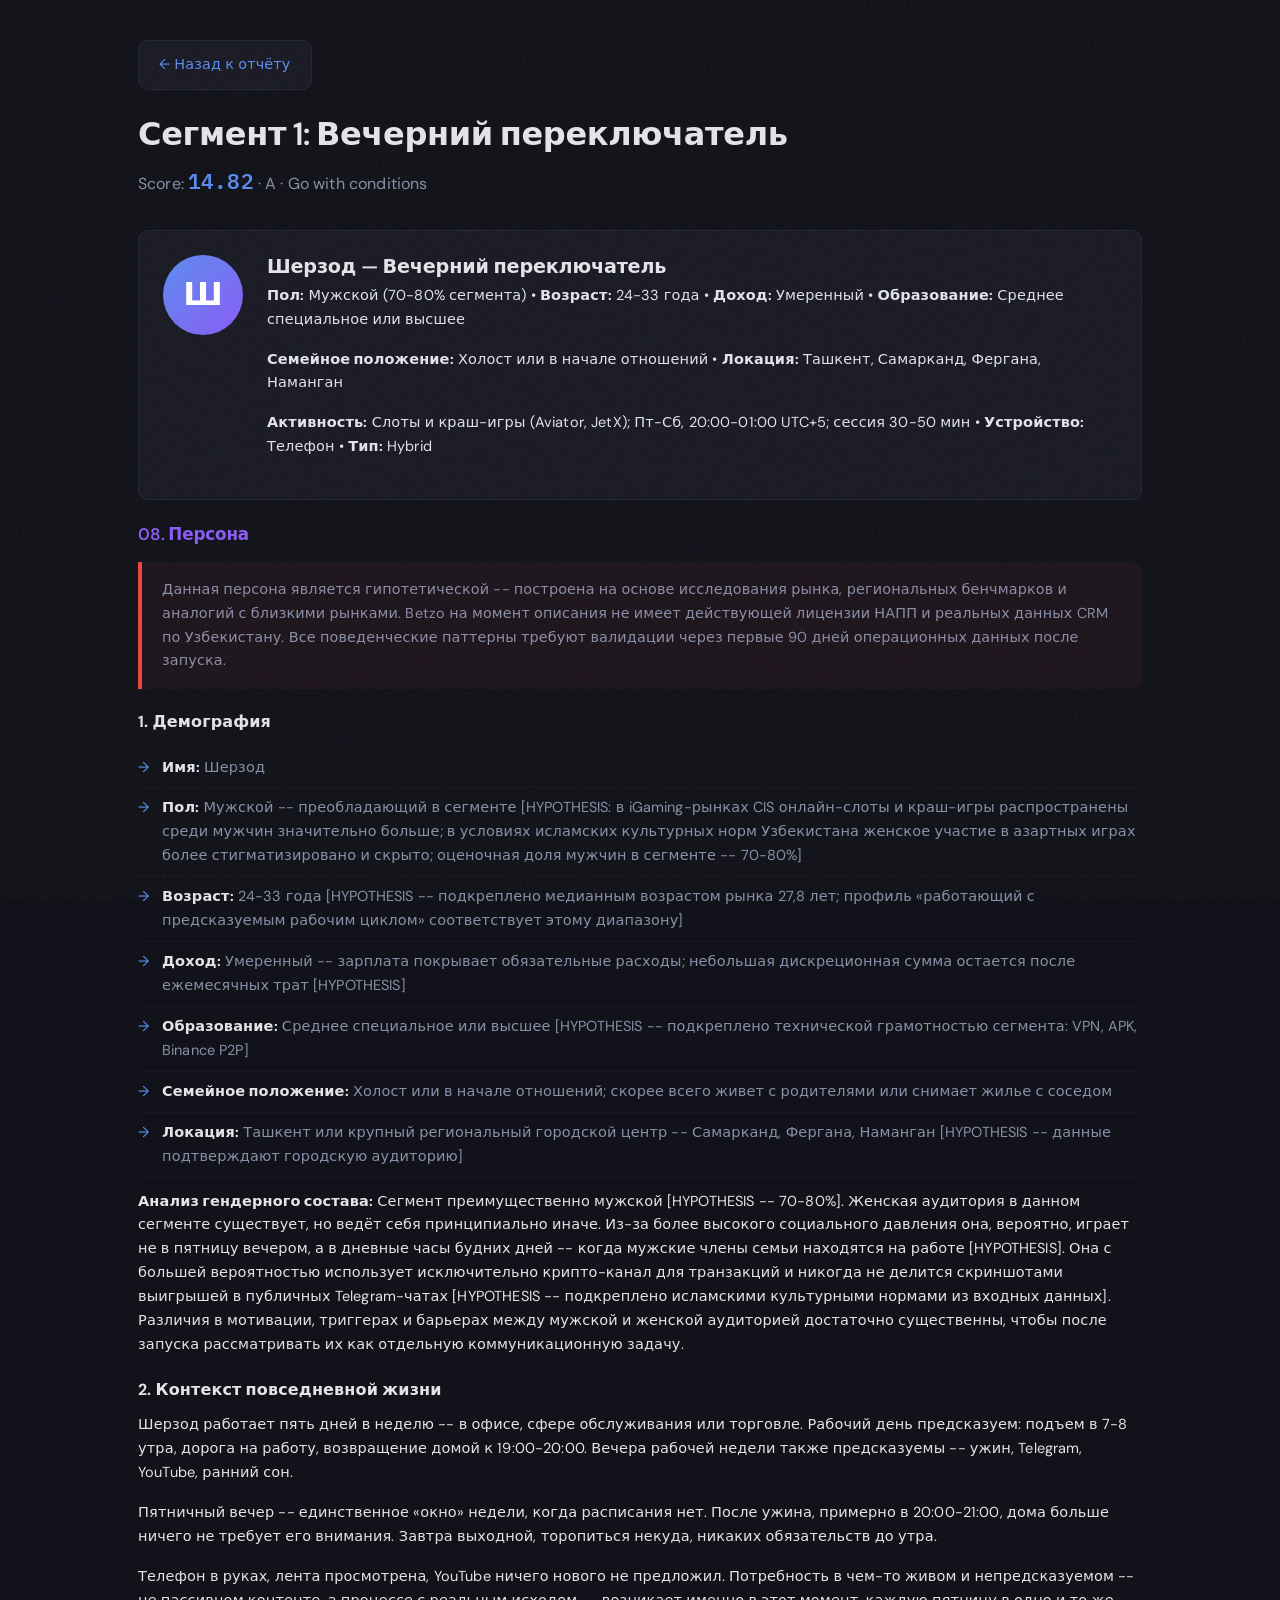
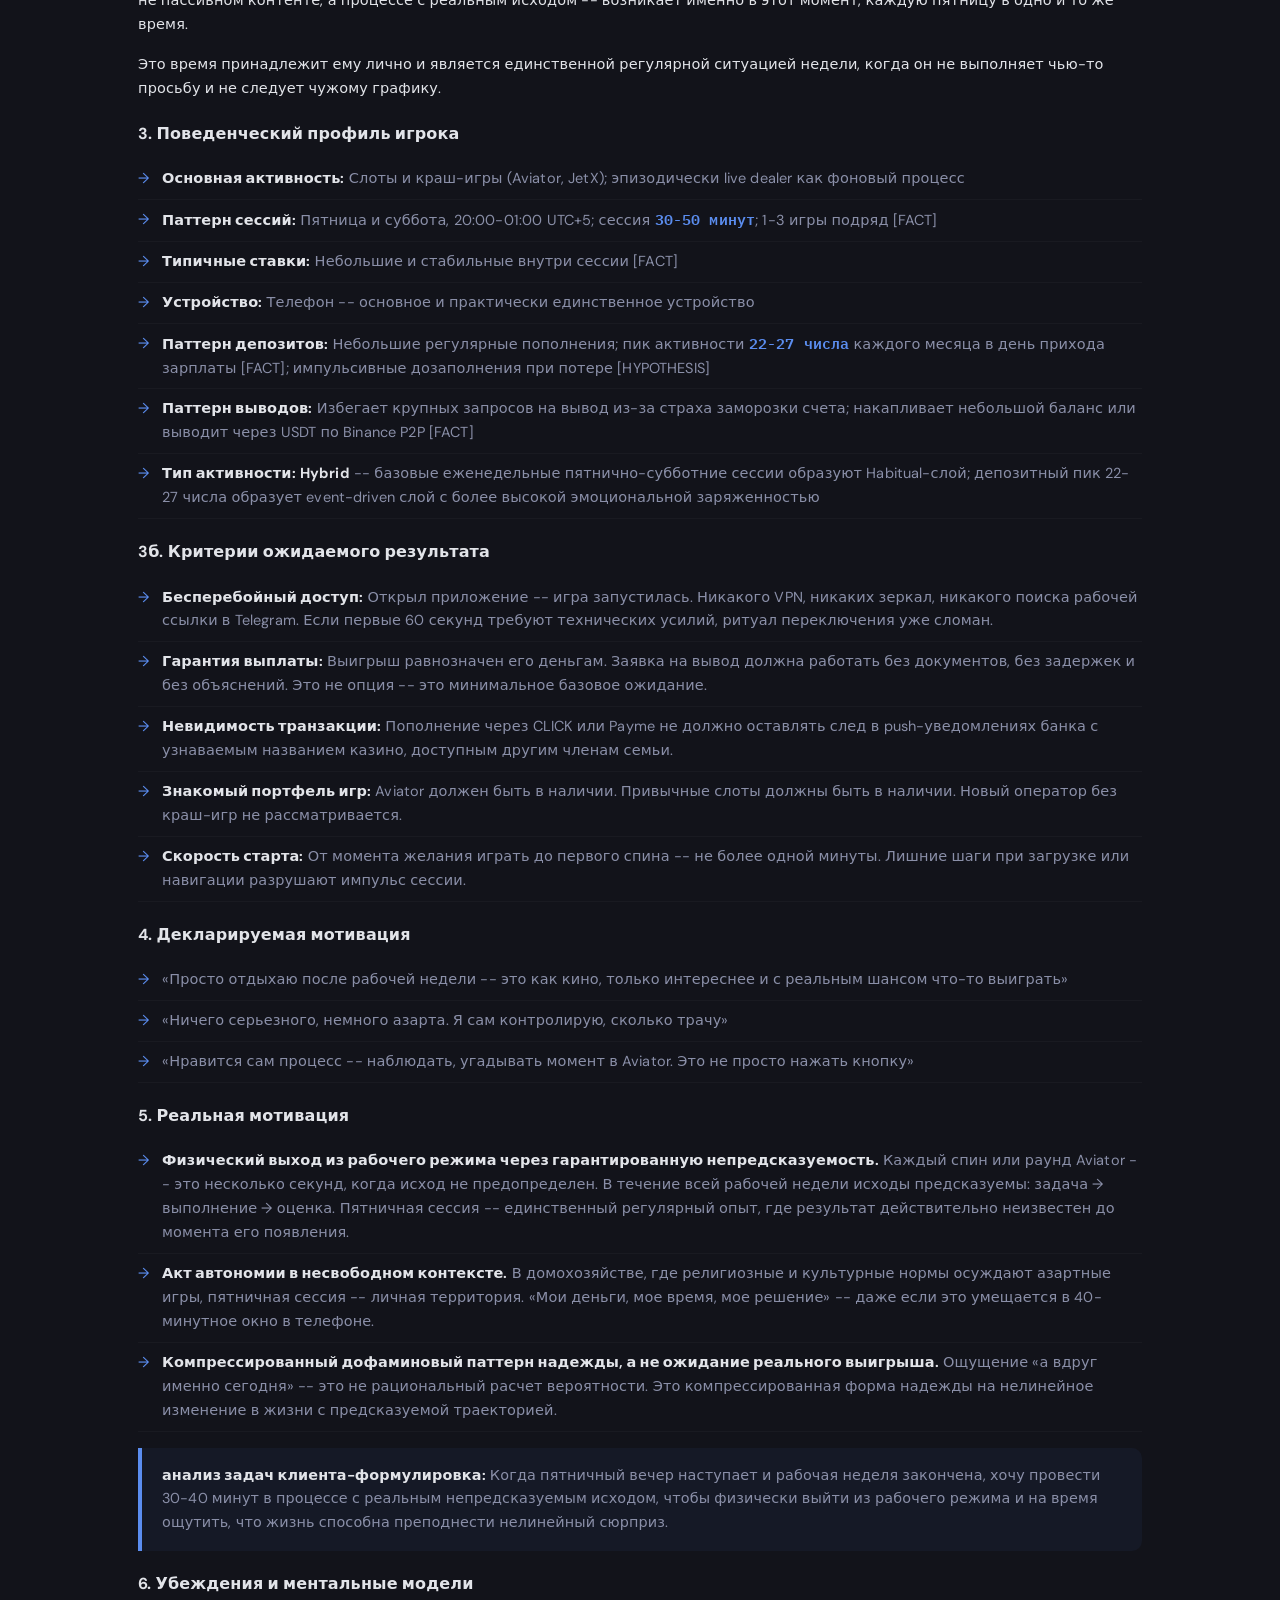
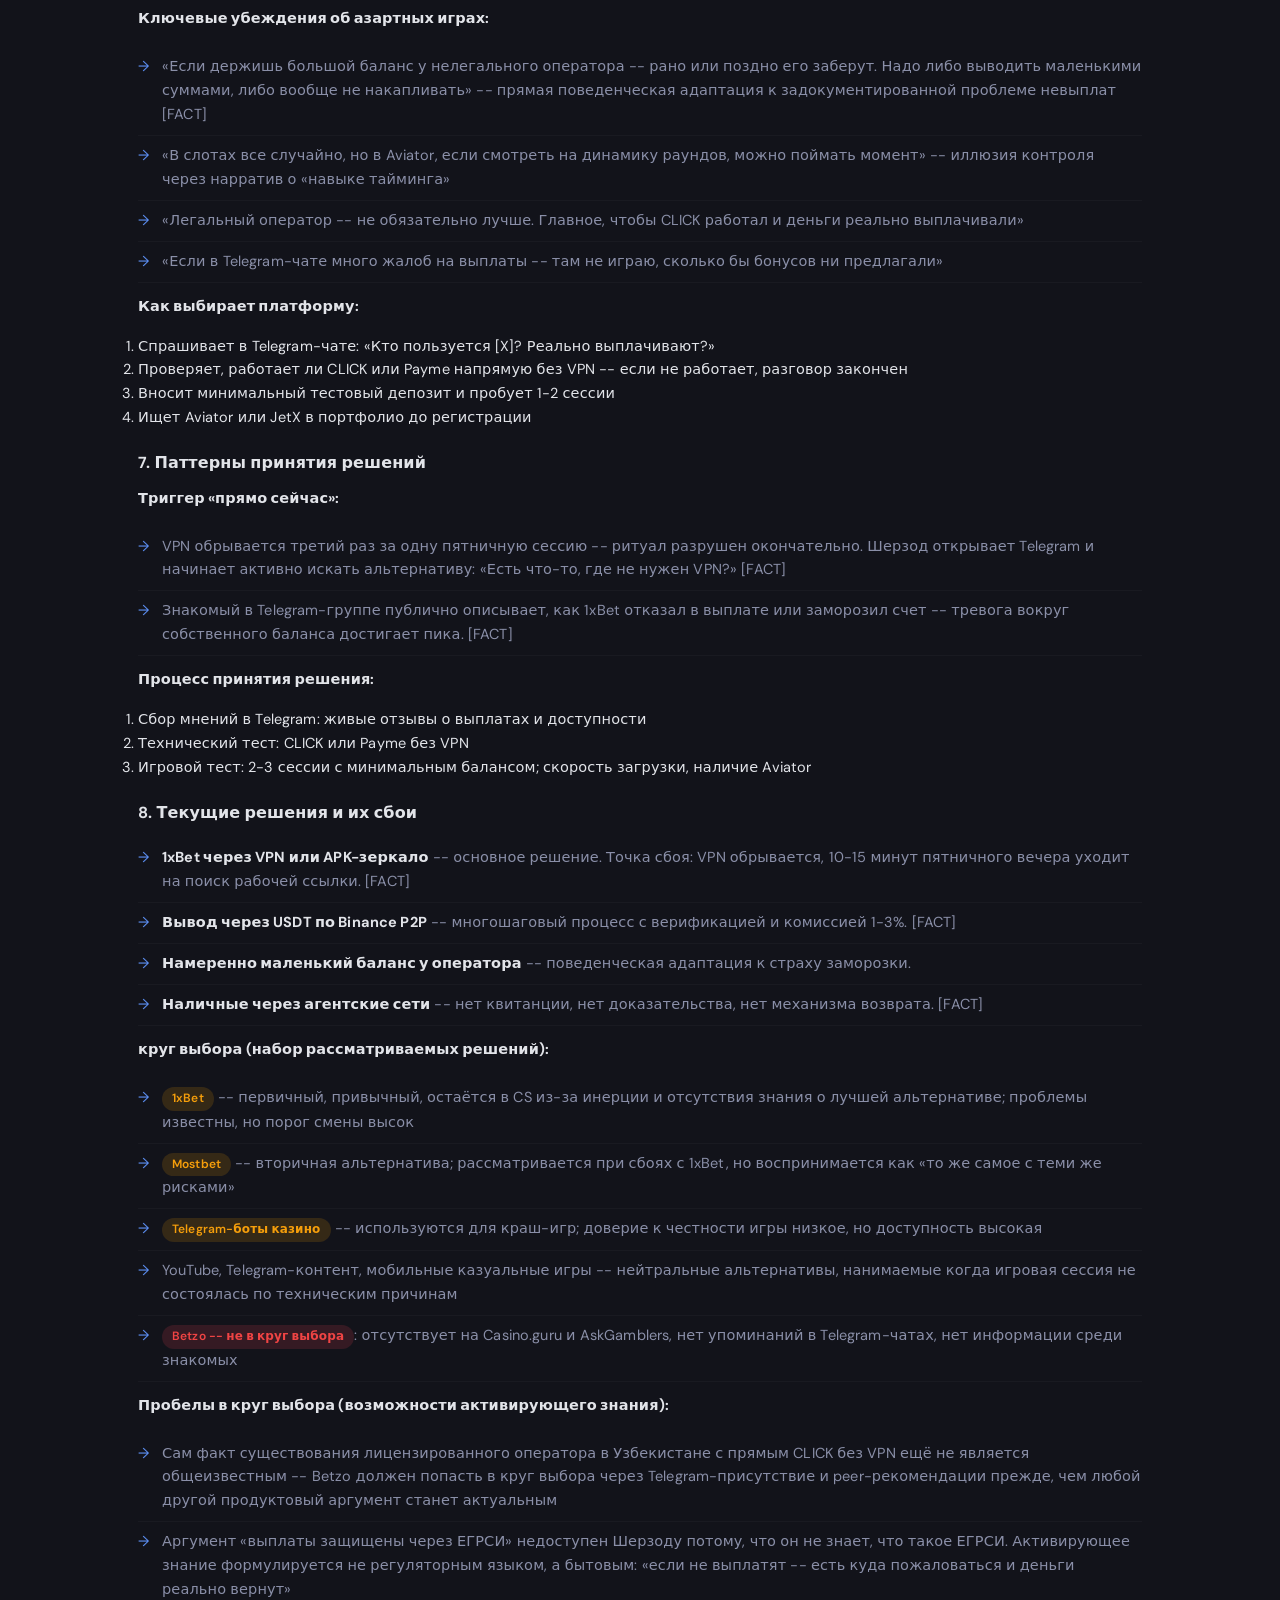
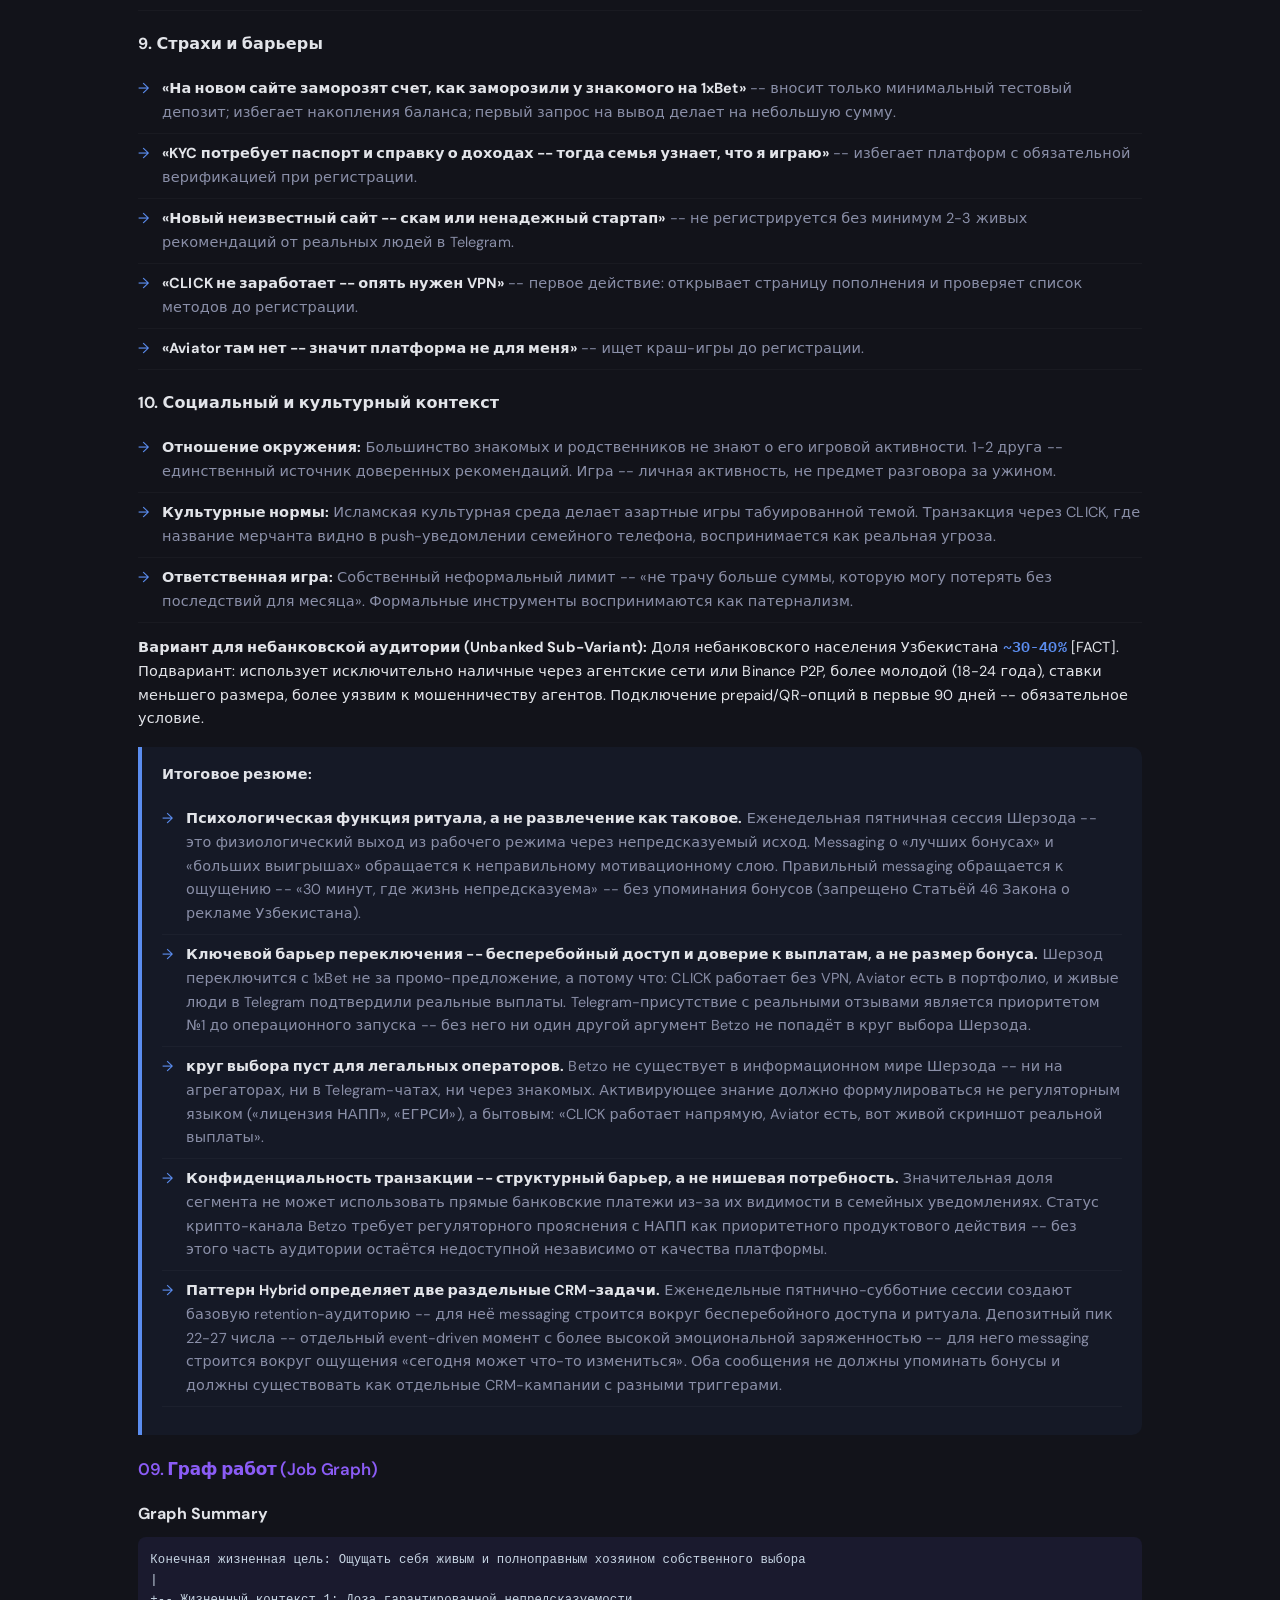
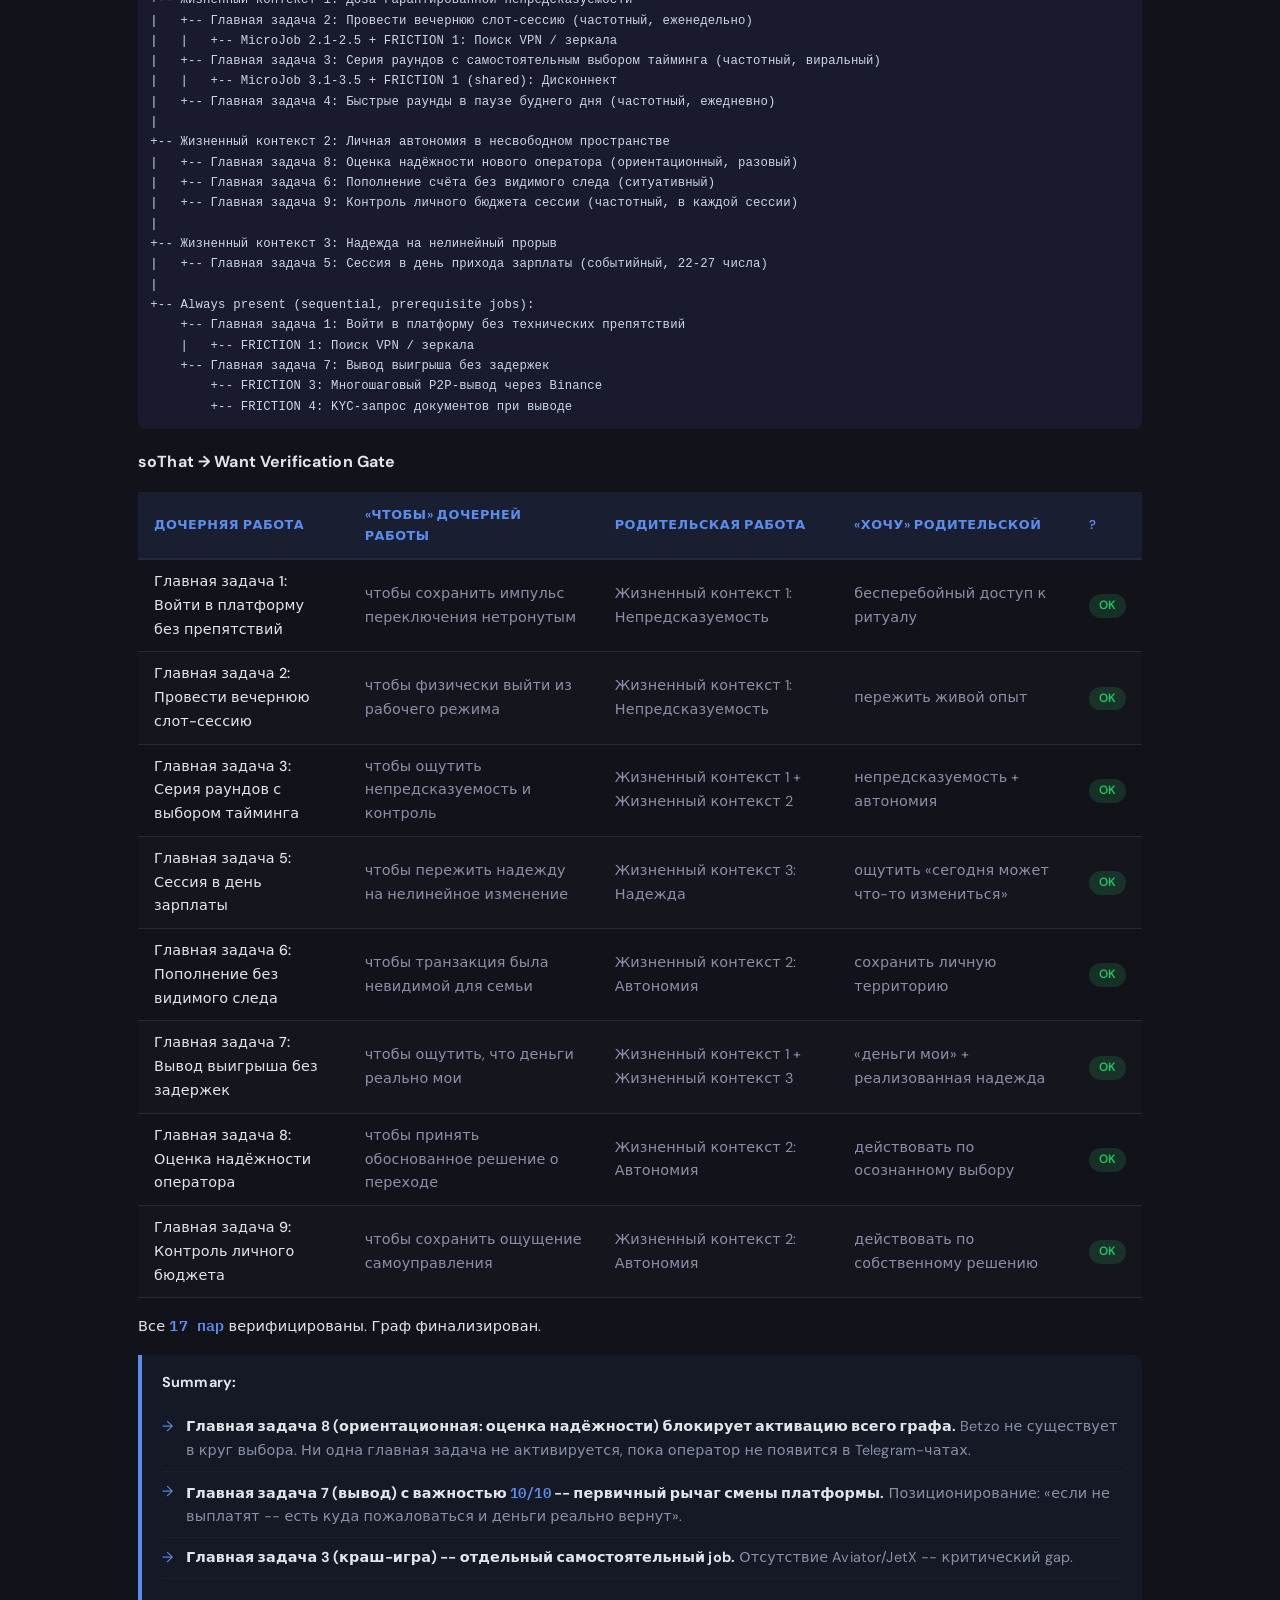
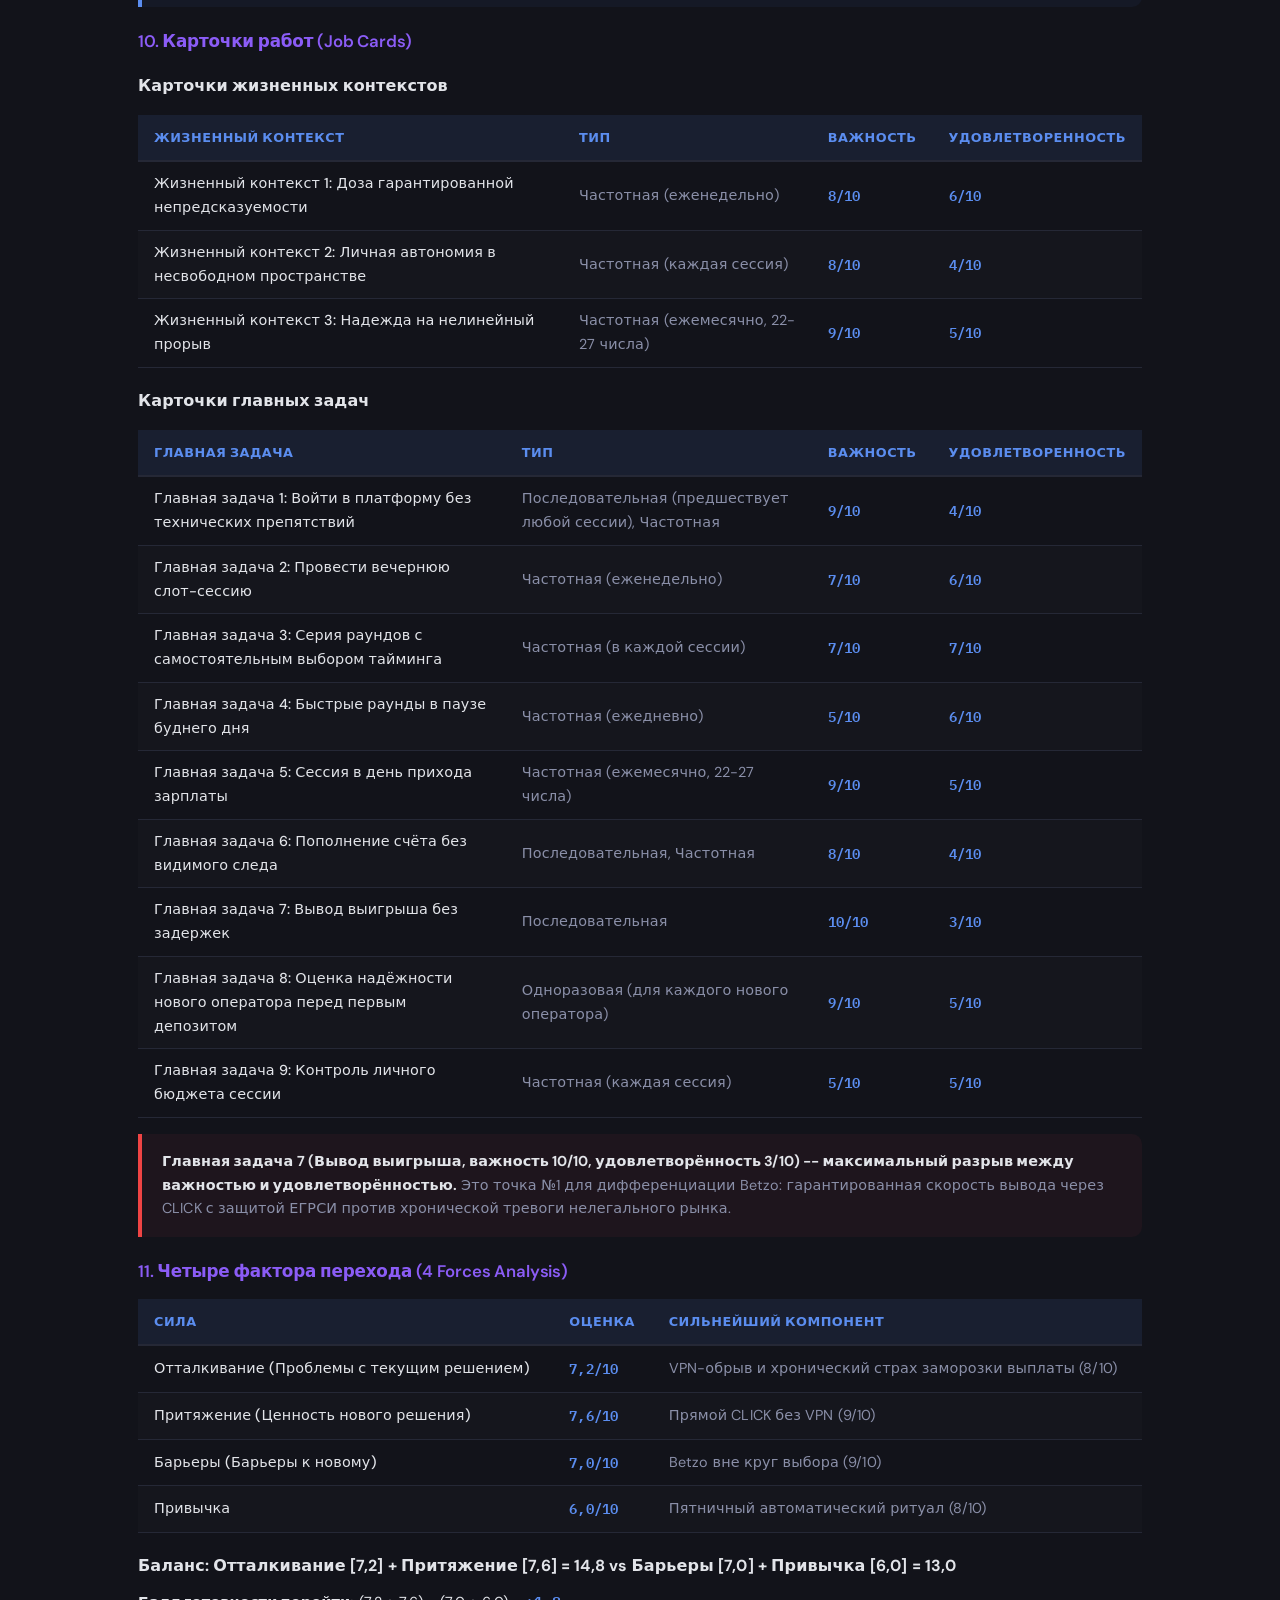
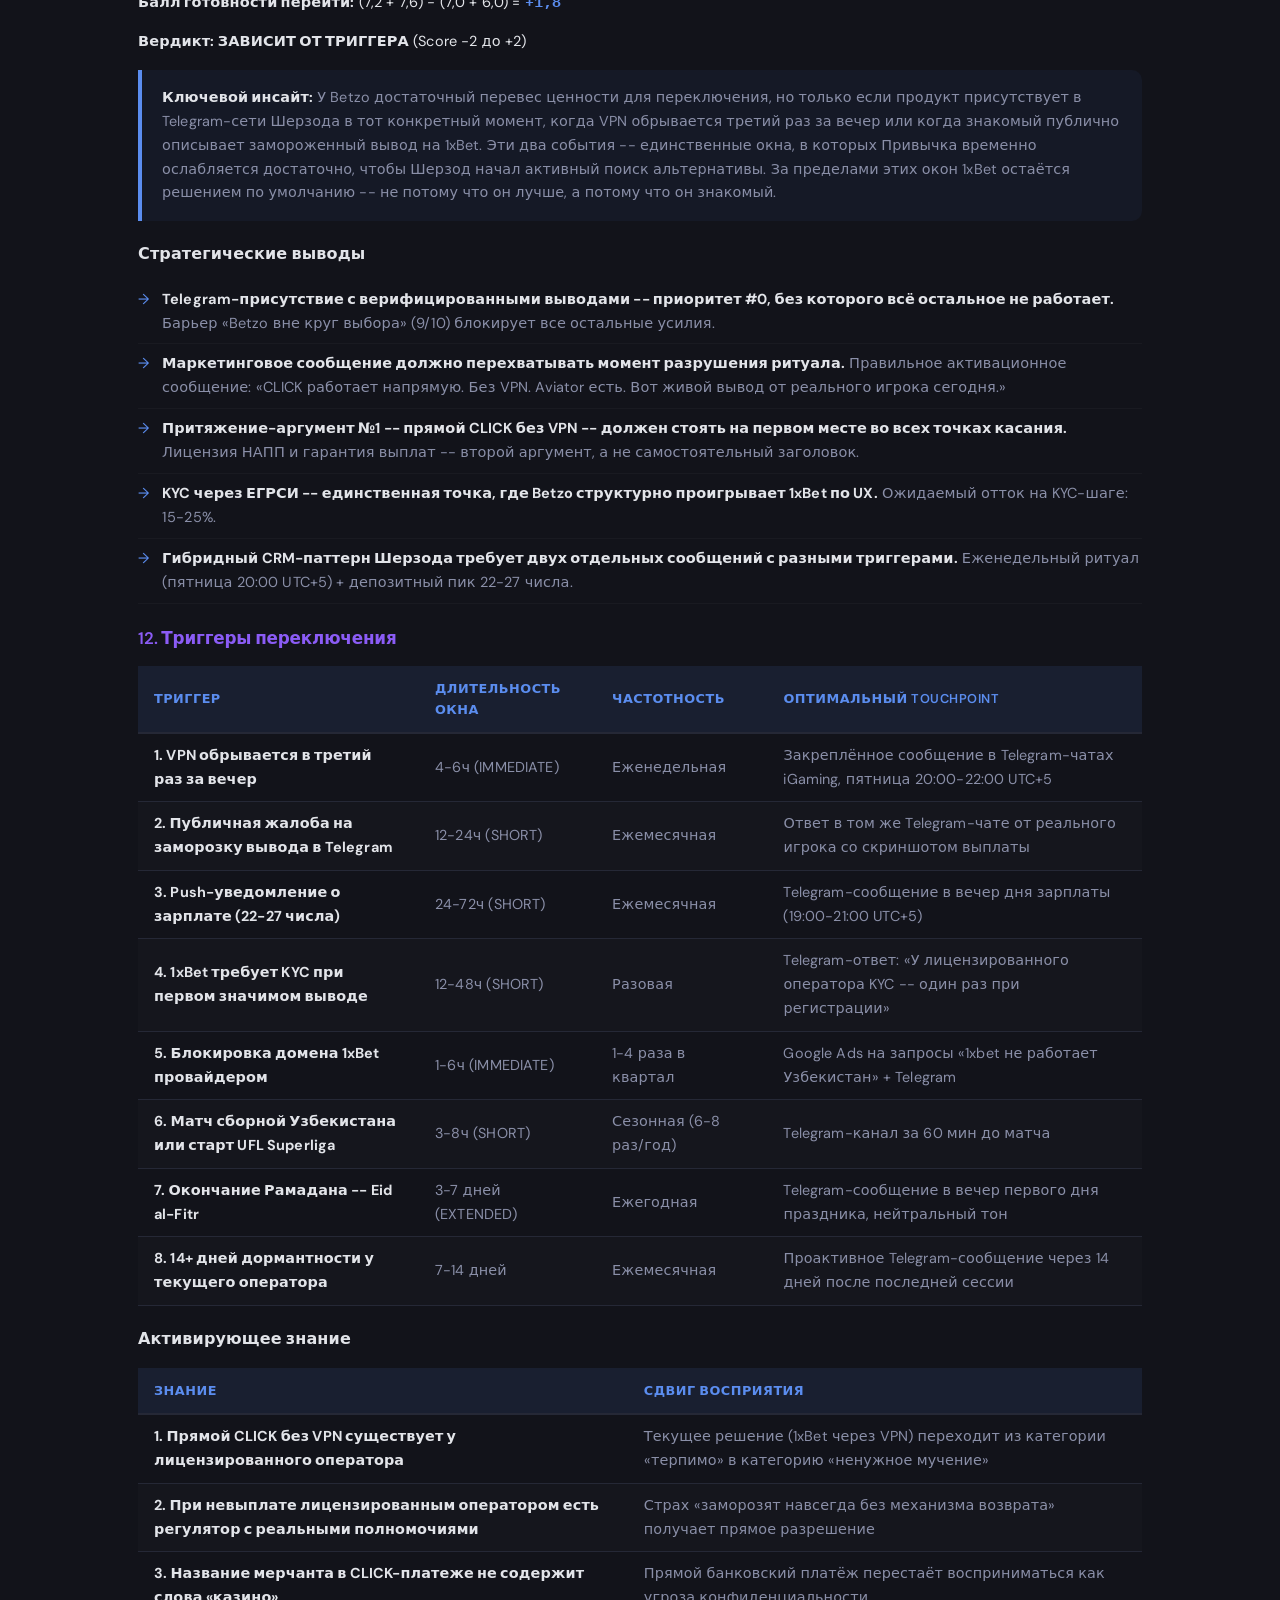
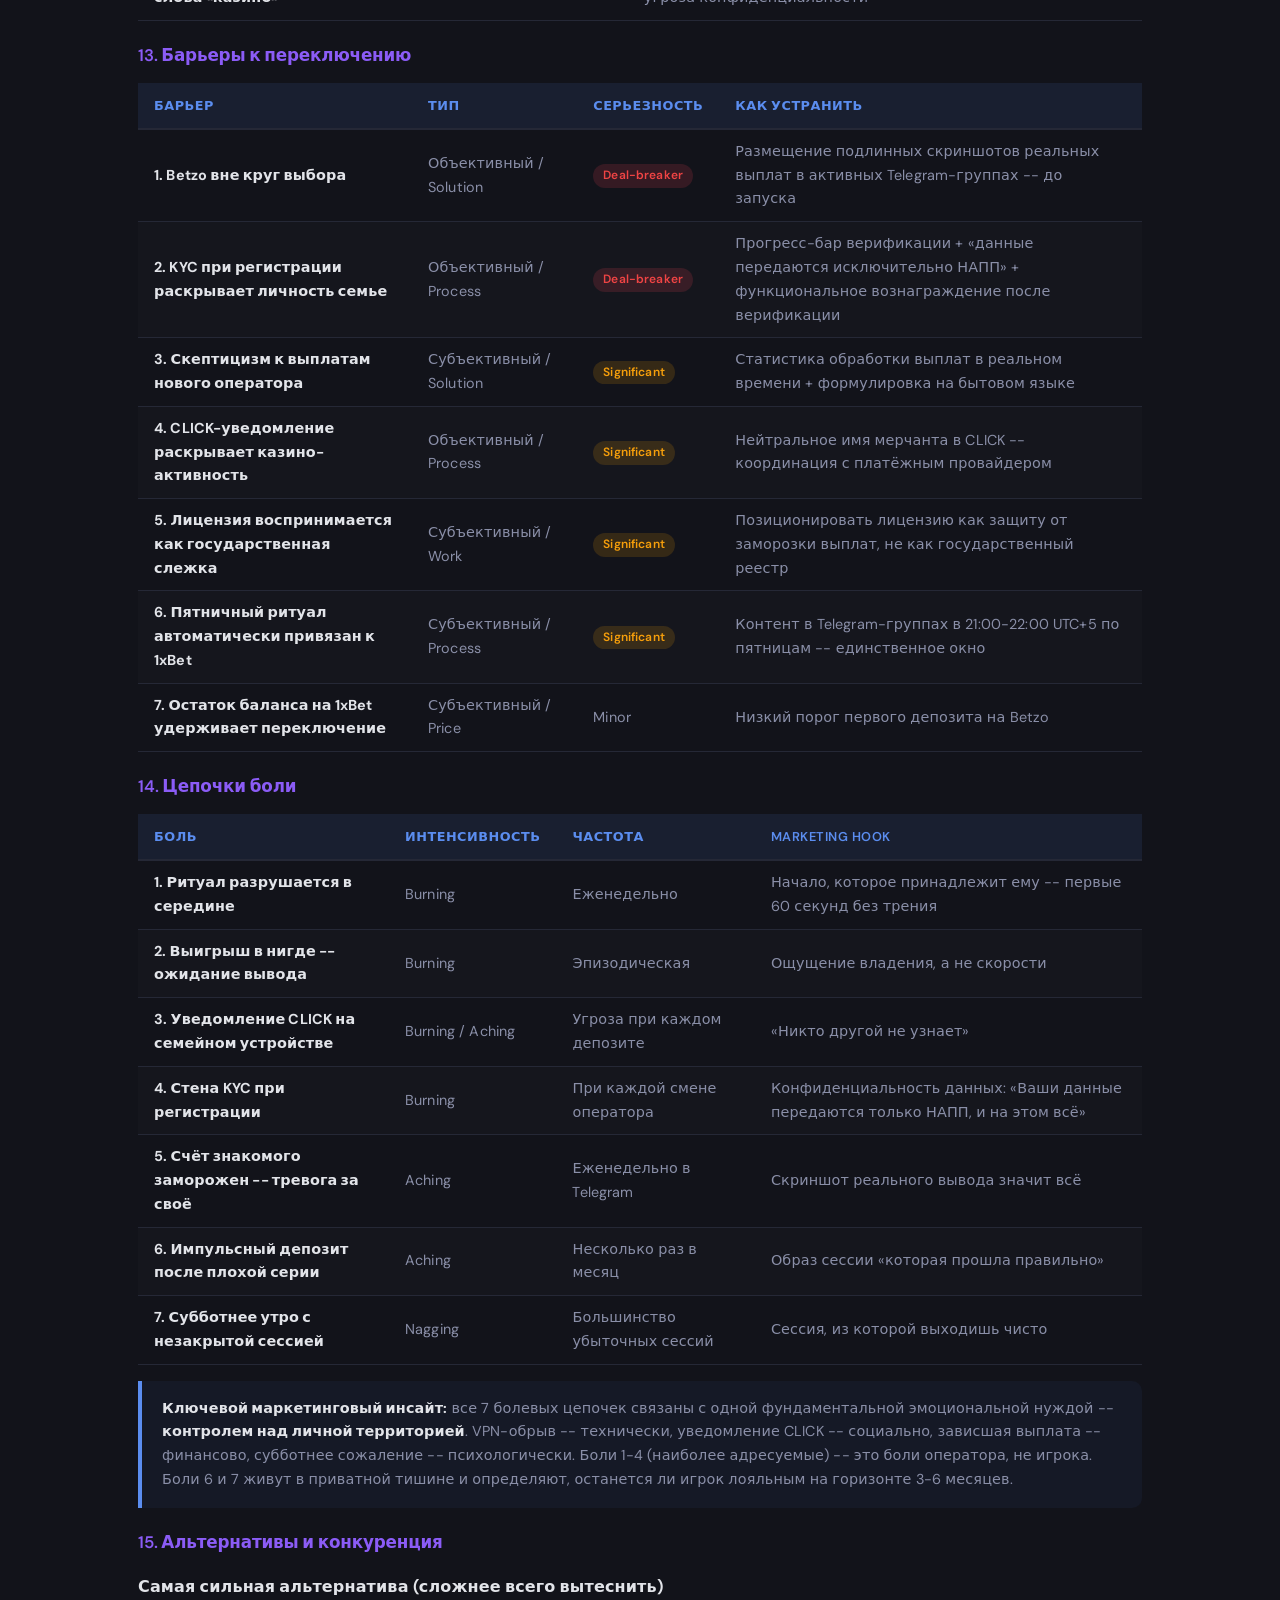
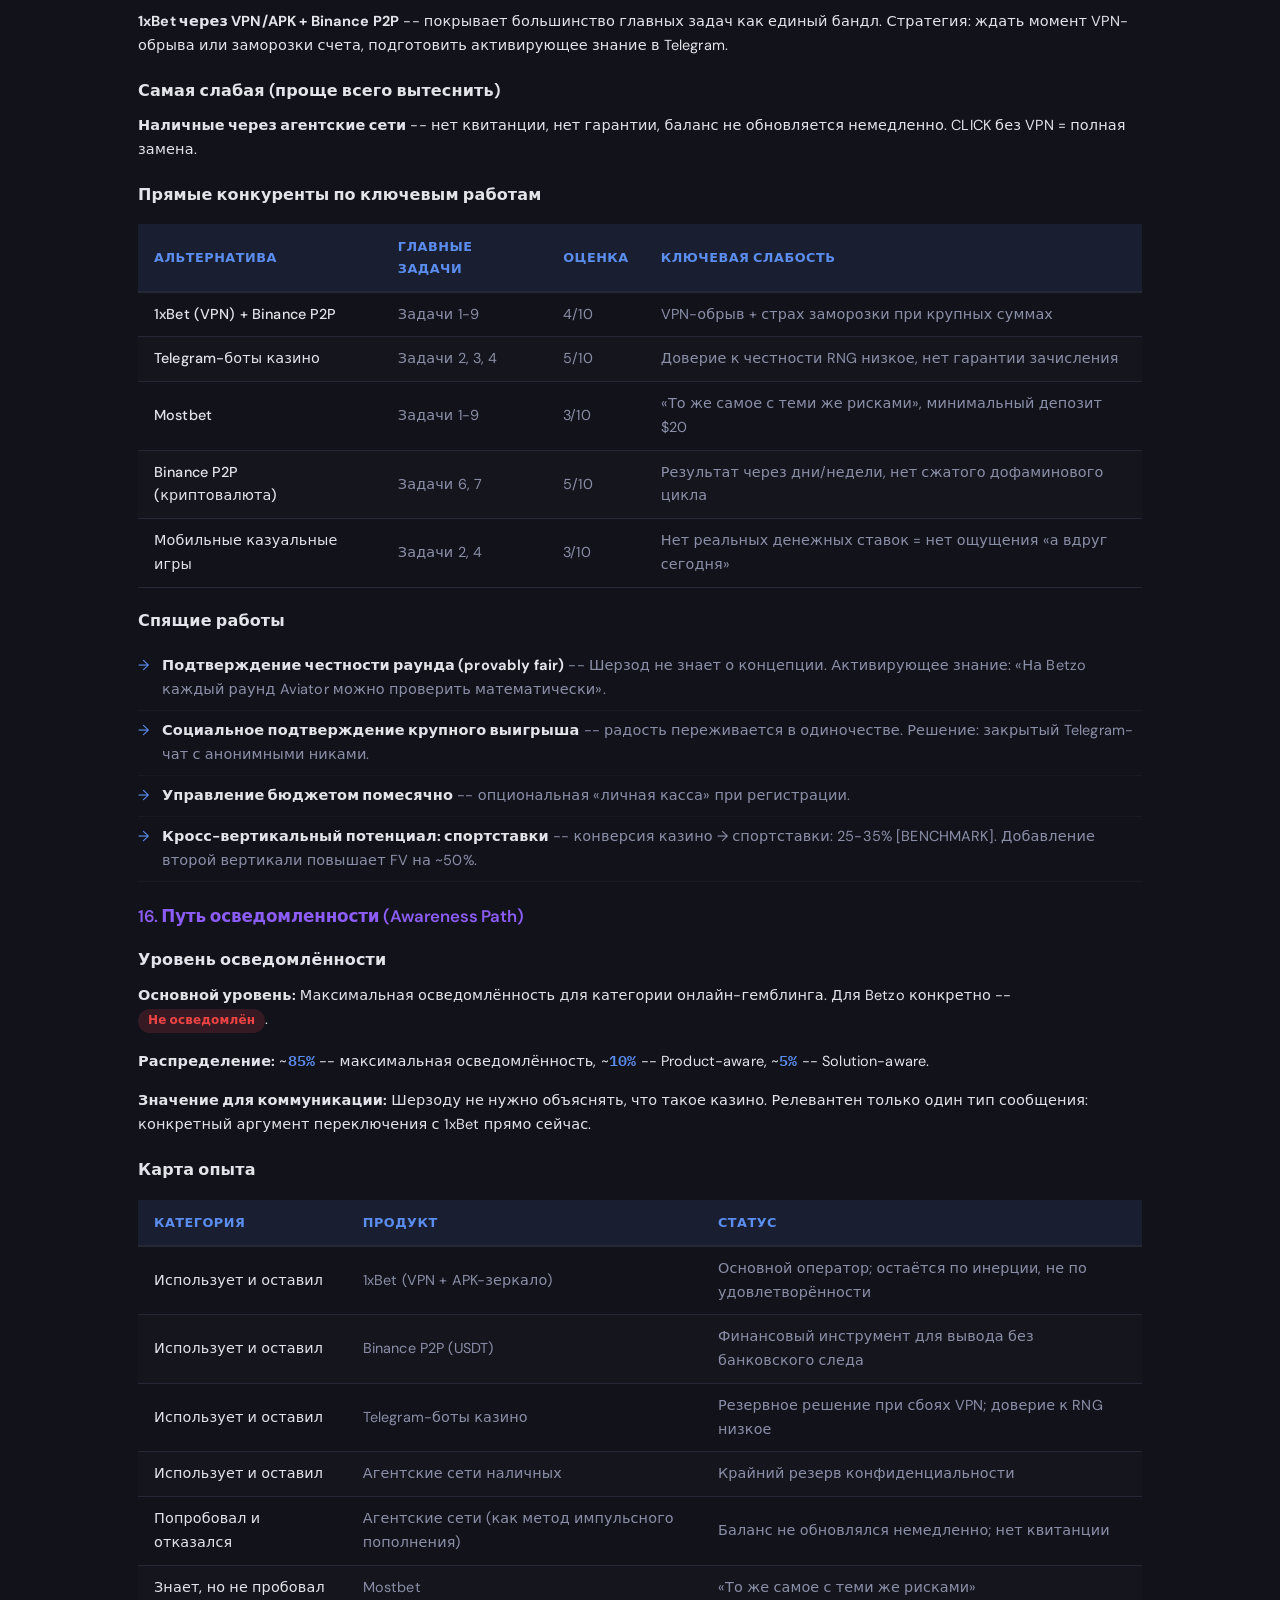
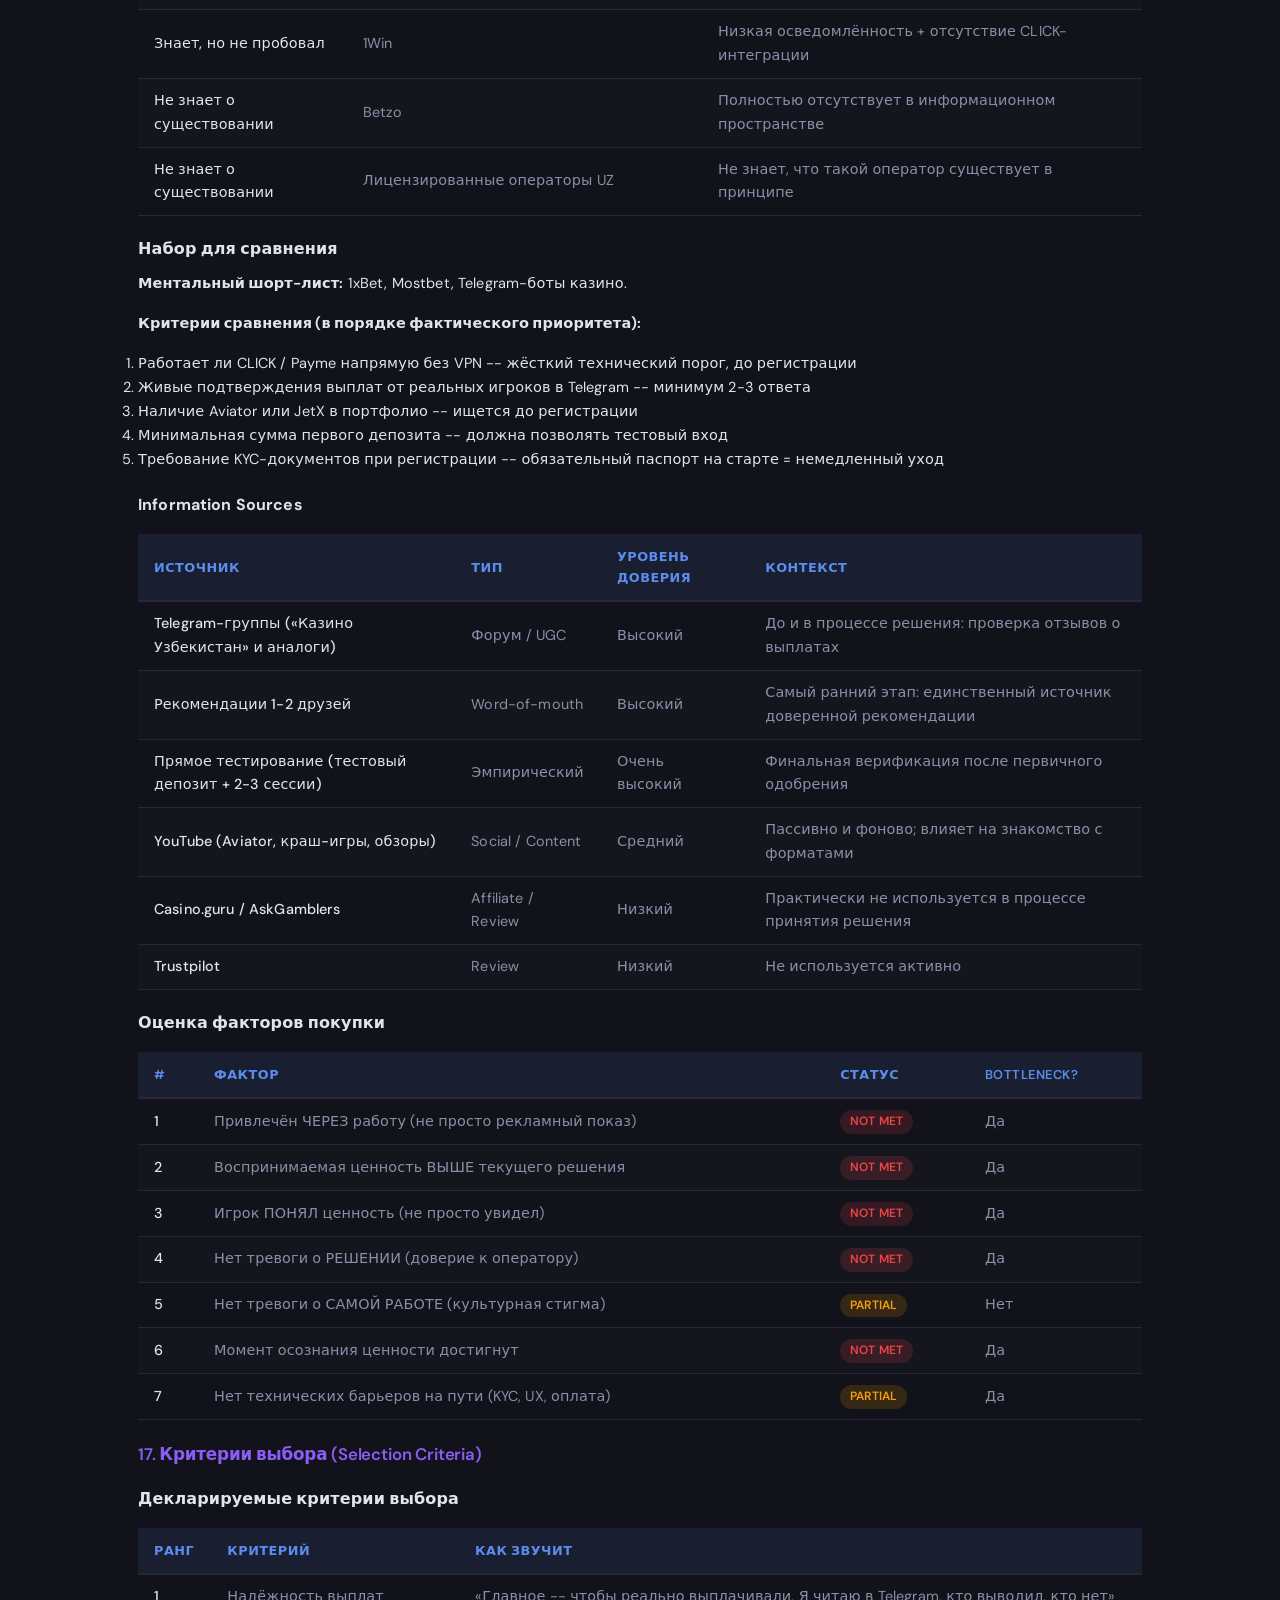
<file: segment-1.html>
<!DOCTYPE html>
<html lang="ru">
<head>
<meta charset="UTF-8">
<meta name="viewport" content="width=device-width, initial-scale=1.0">
<title>Сегмент 1: Вечерний переключатель — GTM Betzo</title>
<link rel="preconnect" href="https://fonts.googleapis.com">
<link href="https://fonts.googleapis.com/css2?family=DM+Sans:wght@400;500;600;700&family=IBM+Plex+Mono:wght@400;500&display=swap" rel="stylesheet">
<link rel="stylesheet" href="styles.css">
<style>
body{margin:0}
main{margin-left:0}
.back-link{display:inline-flex;align-items:center;gap:8px;padding:12px 20px;margin-bottom:24px;background:var(--bg-card);border:1px solid var(--border);border-radius:var(--radius);color:var(--accent);font-size:.9rem;transition:all .2s}
.back-link:hover{background:var(--bg-card-hover);text-decoration:none}
.seg-header{margin-bottom:32px}
.seg-header h1{font-size:2rem;margin-bottom:8px}
.seg-header .seg-meta{color:var(--text2);font-size:1rem}
.seg-header .seg-meta .metric{font-size:1.3rem}
h5{font-size:1rem;margin:20px 0 10px;color:var(--text)}
</style>
</head>
<body>
<main>
<div class="content">
<a href="index.html" class="back-link">← Назад к отчёту</a>
<div class="seg-header">
  <h1>Сегмент 1: Вечерний переключатель</h1>
  <p class="seg-meta">Score: <span class="metric">14.82</span> · A · Go with conditions</p>
</div>
<!-- Persona Card -->
<div class="persona-card">
  <div class="persona-avatar">Ш</div>
  <div class="persona-info">
    <h4>Шерзод — Вечерний переключатель</h4>
    <p><strong>Пол:</strong> Мужской (70-80% сегмента) &bull; <strong>Возраст:</strong> 24-33 года &bull; <strong>Доход:</strong> Умеренный &bull; <strong>Образование:</strong> Среднее специальное или высшее</p>
    <p><strong>Семейное положение:</strong> Холост или в начале отношений &bull; <strong>Локация:</strong> Ташкент, Самарканд, Фергана, Наманган</p>
    <p><strong>Активность:</strong> Слоты и краш-игры (Aviator, JetX); Пт-Сб, 20:00-01:00 UTC+5; сессия 30-50 мин &bull; <strong>Устройство:</strong> Телефон &bull; <strong>Тип:</strong> Hybrid</p>
  </div>
</div>

<!-- ========== АУДИТОРИЯ ========== -->

<!-- 08_Персона -->
<div class="segment-section">
<h4>08. Персона</h4>

<div class="callout warning">Данная персона является гипотетической -- построена на основе исследования рынка, региональных бенчмарков и аналогий с близкими рынками. Betzo на момент описания не имеет действующей лицензии НАПП и реальных данных CRM по Узбекистану. Все поведенческие паттерны требуют валидации через первые 90 дней операционных данных после запуска.</div>

<h5>1. Демография</h5>
<ul class="feature-list">
<li><strong>Имя:</strong> Шерзод</li>
<li><strong>Пол:</strong> Мужской -- преобладающий в сегменте [HYPOTHESIS: в iGaming-рынках CIS онлайн-слоты и краш-игры распространены среди мужчин значительно больше; в условиях исламских культурных норм Узбекистана женское участие в азартных играх более стигматизировано и скрыто; оценочная доля мужчин в сегменте -- 70-80%]</li>
<li><strong>Возраст:</strong> 24-33 года [HYPOTHESIS -- подкреплено медианным возрастом рынка 27,8 лет; профиль «работающий с предсказуемым рабочим циклом» соответствует этому диапазону]</li>
<li><strong>Доход:</strong> Умеренный -- зарплата покрывает обязательные расходы; небольшая дискреционная сумма остается после ежемесячных трат [HYPOTHESIS]</li>
<li><strong>Образование:</strong> Среднее специальное или высшее [HYPOTHESIS -- подкреплено технической грамотностью сегмента: VPN, APK, Binance P2P]</li>
<li><strong>Семейное положение:</strong> Холост или в начале отношений; скорее всего живет с родителями или снимает жилье с соседом</li>
<li><strong>Локация:</strong> Ташкент или крупный региональный городской центр -- Самарканд, Фергана, Наманган [HYPOTHESIS -- данные подтверждают городскую аудиторию]</li>
</ul>

<p><strong>Анализ гендерного состава:</strong> Сегмент преимущественно мужской [HYPOTHESIS -- 70-80%]. Женская аудитория в данном сегменте существует, но ведёт себя принципиально иначе. Из-за более высокого социального давления она, вероятно, играет не в пятницу вечером, а в дневные часы будних дней -- когда мужские члены семьи находятся на работе [HYPOTHESIS]. Она с большей вероятностью использует исключительно крипто-канал для транзакций и никогда не делится скриншотами выигрышей в публичных Telegram-чатах [HYPOTHESIS -- подкреплено исламскими культурными нормами из входных данных]. Различия в мотивации, триггерах и барьерах между мужской и женской аудиторией достаточно существенны, чтобы после запуска рассматривать их как отдельную коммуникационную задачу.</p>

<h5>2. Контекст повседневной жизни</h5>
<p>Шерзод работает пять дней в неделю -- в офисе, сфере обслуживания или торговле. Рабочий день предсказуем: подъем в 7-8 утра, дорога на работу, возвращение домой к 19:00-20:00. Вечера рабочей недели также предсказуемы -- ужин, Telegram, YouTube, ранний сон.</p>
<p>Пятничный вечер -- единственное &laquo;окно&raquo; недели, когда расписания нет. После ужина, примерно в 20:00-21:00, дома больше ничего не требует его внимания. Завтра выходной, торопиться некуда, никаких обязательств до утра.</p>
<p>Телефон в руках, лента просмотрена, YouTube ничего нового не предложил. Потребность в чем-то живом и непредсказуемом -- не пассивном контенте, а процессе с реальным исходом -- возникает именно в этот момент, каждую пятницу в одно и то же время.</p>
<p>Это время принадлежит ему лично и является единственной регулярной ситуацией недели, когда он не выполняет чью-то просьбу и не следует чужому графику.</p>

<h5>3. Поведенческий профиль игрока</h5>
<ul class="feature-list">
<li><strong>Основная активность:</strong> Слоты и краш-игры (Aviator, JetX); эпизодически live dealer как фоновый процесс</li>
<li><strong>Паттерн сессий:</strong> Пятница и суббота, 20:00-01:00 UTC+5; сессия <span class="metric">30-50 минут</span>; 1-3 игры подряд [FACT]</li>
<li><strong>Типичные ставки:</strong> Небольшие и стабильные внутри сессии [FACT]</li>
<li><strong>Устройство:</strong> Телефон -- основное и практически единственное устройство</li>
<li><strong>Паттерн депозитов:</strong> Небольшие регулярные пополнения; пик активности <span class="metric">22-27 числа</span> каждого месяца в день прихода зарплаты [FACT]; импульсивные дозаполнения при потере [HYPOTHESIS]</li>
<li><strong>Паттерн выводов:</strong> Избегает крупных запросов на вывод из-за страха заморозки счета; накапливает небольшой баланс или выводит через USDT по Binance P2P [FACT]</li>
<li><strong>Тип активности:</strong> <strong>Hybrid</strong> -- базовые еженедельные пятнично-субботние сессии образуют Habitual-слой; депозитный пик 22-27 числа образует event-driven слой с более высокой эмоциональной заряженностью</li>
</ul>

<h5>3б. Критерии ожидаемого результата</h5>
<ul class="feature-list">
<li><strong>Бесперебойный доступ:</strong> Открыл приложение -- игра запустилась. Никакого VPN, никаких зеркал, никакого поиска рабочей ссылки в Telegram. Если первые 60 секунд требуют технических усилий, ритуал переключения уже сломан.</li>
<li><strong>Гарантия выплаты:</strong> Выигрыш равнозначен его деньгам. Заявка на вывод должна работать без документов, без задержек и без объяснений. Это не опция -- это минимальное базовое ожидание.</li>
<li><strong>Невидимость транзакции:</strong> Пополнение через CLICK или Payme не должно оставлять след в push-уведомлениях банка с узнаваемым названием казино, доступным другим членам семьи.</li>
<li><strong>Знакомый портфель игр:</strong> Aviator должен быть в наличии. Привычные слоты должны быть в наличии. Новый оператор без краш-игр не рассматривается.</li>
<li><strong>Скорость старта:</strong> От момента желания играть до первого спина -- не более одной минуты. Лишние шаги при загрузке или навигации разрушают импульс сессии.</li>
</ul>

<h5>4. Декларируемая мотивация</h5>
<ul class="feature-list">
<li>&laquo;Просто отдыхаю после рабочей недели -- это как кино, только интереснее и с реальным шансом что-то выиграть&raquo;</li>
<li>&laquo;Ничего серьезного, немного азарта. Я сам контролирую, сколько трачу&raquo;</li>
<li>&laquo;Нравится сам процесс -- наблюдать, угадывать момент в Aviator. Это не просто нажать кнопку&raquo;</li>
</ul>

<h5>5. Реальная мотивация</h5>
<ul class="feature-list">
<li><strong>Физический выход из рабочего режима через гарантированную непредсказуемость.</strong> Каждый спин или раунд Aviator -- это несколько секунд, когда исход не предопределен. В течение всей рабочей недели исходы предсказуемы: задача &rarr; выполнение &rarr; оценка. Пятничная сессия -- единственный регулярный опыт, где результат действительно неизвестен до момента его появления.</li>
<li><strong>Акт автономии в несвободном контексте.</strong> В домохозяйстве, где религиозные и культурные нормы осуждают азартные игры, пятничная сессия -- личная территория. &laquo;Мои деньги, мое время, мое решение&raquo; -- даже если это умещается в 40-минутное окно в телефоне.</li>
<li><strong>Компрессированный дофаминовый паттерн надежды, а не ожидание реального выигрыша.</strong> Ощущение &laquo;а вдруг именно сегодня&raquo; -- это не рациональный расчет вероятности. Это компрессированная форма надежды на нелинейное изменение в жизни с предсказуемой траекторией.</li>
</ul>

<div class="callout">
<strong>анализ задач клиента-формулировка:</strong> Когда пятничный вечер наступает и рабочая неделя закончена, хочу провести 30-40 минут в процессе с реальным непредсказуемым исходом, чтобы физически выйти из рабочего режима и на время ощутить, что жизнь способна преподнести нелинейный сюрприз.
</div>

<h5>6. Убеждения и ментальные модели</h5>
<p><strong>Ключевые убеждения об азартных играх:</strong></p>
<ul class="feature-list">
<li>&laquo;Если держишь большой баланс у нелегального оператора -- рано или поздно его заберут. Надо либо выводить маленькими суммами, либо вообще не накапливать&raquo; -- прямая поведенческая адаптация к задокументированной проблеме невыплат [FACT]</li>
<li>&laquo;В слотах все случайно, но в Aviator, если смотреть на динамику раундов, можно поймать момент&raquo; -- иллюзия контроля через нарратив о &laquo;навыке тайминга&raquo;</li>
<li>&laquo;Легальный оператор -- не обязательно лучше. Главное, чтобы CLICK работал и деньги реально выплачивали&raquo;</li>
<li>&laquo;Если в Telegram-чате много жалоб на выплаты -- там не играю, сколько бы бонусов ни предлагали&raquo;</li>
</ul>

<p><strong>Как выбирает платформу:</strong></p>
<ol>
<li>Спрашивает в Telegram-чате: &laquo;Кто пользуется [X]? Реально выплачивают?&raquo;</li>
<li>Проверяет, работает ли CLICK или Payme напрямую без VPN -- если не работает, разговор закончен</li>
<li>Вносит минимальный тестовый депозит и пробует 1-2 сессии</li>
<li>Ищет Aviator или JetX в портфолио до регистрации</li>
</ol>

<h5>7. Паттерны принятия решений</h5>
<p><strong>Триггер &laquo;прямо сейчас&raquo;:</strong></p>
<ul class="feature-list">
<li>VPN обрывается третий раз за одну пятничную сессию -- ритуал разрушен окончательно. Шерзод открывает Telegram и начинает активно искать альтернативу: &laquo;Есть что-то, где не нужен VPN?&raquo; [FACT]</li>
<li>Знакомый в Telegram-группе публично описывает, как 1xBet отказал в выплате или заморозил счет -- тревога вокруг собственного баланса достигает пика. [FACT]</li>
</ul>

<p><strong>Процесс принятия решения:</strong></p>
<ol>
<li>Сбор мнений в Telegram: живые отзывы о выплатах и доступности</li>
<li>Технический тест: CLICK или Payme без VPN</li>
<li>Игровой тест: 2-3 сессии с минимальным балансом; скорость загрузки, наличие Aviator</li>
</ol>

<h5>8. Текущие решения и их сбои</h5>
<ul class="feature-list">
<li><strong>1xBet через VPN или APK-зеркало</strong> -- основное решение. Точка сбоя: VPN обрывается, 10-15 минут пятничного вечера уходит на поиск рабочей ссылки. [FACT]</li>
<li><strong>Вывод через USDT по Binance P2P</strong> -- многошаговый процесс с верификацией и комиссией 1-3%. [FACT]</li>
<li><strong>Намеренно маленький баланс у оператора</strong> -- поведенческая адаптация к страху заморозки.</li>
<li><strong>Наличные через агентские сети</strong> -- нет квитанции, нет доказательства, нет механизма возврата. [FACT]</li>
</ul>

<p><strong>круг выбора (набор рассматриваемых решений):</strong></p>
<ul class="feature-list">
<li><span class="badge badge-warn">1xBet</span> -- первичный, привычный, остаётся в CS из-за инерции и отсутствия знания о лучшей альтернативе; проблемы известны, но порог смены высок</li>
<li><span class="badge badge-warn">Mostbet</span> -- вторичная альтернатива; рассматривается при сбоях с 1xBet, но воспринимается как &laquo;то же самое с теми же рисками&raquo;</li>
<li><span class="badge badge-warn">Telegram-боты казино</span> -- используются для краш-игр; доверие к честности игры низкое, но доступность высокая</li>
<li>YouTube, Telegram-контент, мобильные казуальные игры -- нейтральные альтернативы, нанимаемые когда игровая сессия не состоялась по техническим причинам</li>
<li><span class="badge badge-nogo">Betzo -- не в круг выбора</span>: отсутствует на Casino.guru и AskGamblers, нет упоминаний в Telegram-чатах, нет информации среди знакомых</li>
</ul>

<p><strong>Пробелы в круг выбора (возможности активирующего знания):</strong></p>
<ul class="feature-list">
<li>Сам факт существования лицензированного оператора в Узбекистане с прямым CLICK без VPN ещё не является общеизвестным -- Betzo должен попасть в круг выбора через Telegram-присутствие и peer-рекомендации прежде, чем любой другой продуктовый аргумент станет актуальным</li>
<li>Аргумент &laquo;выплаты защищены через ЕГРСИ&raquo; недоступен Шерзоду потому, что он не знает, что такое ЕГРСИ. Активирующее знание формулируется не регуляторным языком, а бытовым: &laquo;если не выплатят -- есть куда пожаловаться и деньги реально вернут&raquo;</li>
</ul>

<h5>9. Страхи и барьеры</h5>
<ul class="feature-list">
<li><strong>&laquo;На новом сайте заморозят счет, как заморозили у знакомого на 1xBet&raquo;</strong> -- вносит только минимальный тестовый депозит; избегает накопления баланса; первый запрос на вывод делает на небольшую сумму.</li>
<li><strong>&laquo;KYC потребует паспорт и справку о доходах -- тогда семья узнает, что я играю&raquo;</strong> -- избегает платформ с обязательной верификацией при регистрации.</li>
<li><strong>&laquo;Новый неизвестный сайт -- скам или ненадежный стартап&raquo;</strong> -- не регистрируется без минимум 2-3 живых рекомендаций от реальных людей в Telegram.</li>
<li><strong>&laquo;CLICK не заработает -- опять нужен VPN&raquo;</strong> -- первое действие: открывает страницу пополнения и проверяет список методов до регистрации.</li>
<li><strong>&laquo;Aviator там нет -- значит платформа не для меня&raquo;</strong> -- ищет краш-игры до регистрации.</li>
</ul>

<h5>10. Социальный и культурный контекст</h5>
<ul class="feature-list">
<li><strong>Отношение окружения:</strong> Большинство знакомых и родственников не знают о его игровой активности. 1-2 друга -- единственный источник доверенных рекомендаций. Игра -- личная активность, не предмет разговора за ужином.</li>
<li><strong>Культурные нормы:</strong> Исламская культурная среда делает азартные игры табуированной темой. Транзакция через CLICK, где название мерчанта видно в push-уведомлении семейного телефона, воспринимается как реальная угроза.</li>
<li><strong>Ответственная игра:</strong> Собственный неформальный лимит -- &laquo;не трачу больше суммы, которую могу потерять без последствий для месяца&raquo;. Формальные инструменты воспринимаются как патернализм.</li>
</ul>

<p><strong>Вариант для небанковской аудитории (Unbanked Sub-Variant):</strong> Доля небанковского населения Узбекистана <span class="metric">~30-40%</span> [FACT]. Подвариант: использует исключительно наличные через агентские сети или Binance P2P, более молодой (18-24 года), ставки меньшего размера, более уязвим к мошенничеству агентов. Подключение prepaid/QR-опций в первые 90 дней -- обязательное условие.</p>

<div class="callout">
<strong>Итоговое резюме:</strong>
<ul class="feature-list">
<li><strong>Психологическая функция ритуала, а не развлечение как таковое.</strong> Еженедельная пятничная сессия Шерзода -- это физиологический выход из рабочего режима через непредсказуемый исход. Messaging о &laquo;лучших бонусах&raquo; и &laquo;больших выигрышах&raquo; обращается к неправильному мотивационному слою. Правильный messaging обращается к ощущению -- &laquo;30 минут, где жизнь непредсказуема&raquo; -- без упоминания бонусов (запрещено Статьёй 46 Закона о рекламе Узбекистана).</li>
<li><strong>Ключевой барьер переключения -- бесперебойный доступ и доверие к выплатам, а не размер бонуса.</strong> Шерзод переключится с 1xBet не за промо-предложение, а потому что: CLICK работает без VPN, Aviator есть в портфолио, и живые люди в Telegram подтвердили реальные выплаты. Telegram-присутствие с реальными отзывами является приоритетом №1 до операционного запуска -- без него ни один другой аргумент Betzo не попадёт в круг выбора Шерзода.</li>
<li><strong>круг выбора пуст для легальных операторов.</strong> Betzo не существует в информационном мире Шерзода -- ни на агрегаторах, ни в Telegram-чатах, ни через знакомых. Активирующее знание должно формулироваться не регуляторным языком (&laquo;лицензия НАПП&raquo;, &laquo;ЕГРСИ&raquo;), а бытовым: &laquo;CLICK работает напрямую, Aviator есть, вот живой скриншот реальной выплаты&raquo;.</li>
<li><strong>Конфиденциальность транзакции -- структурный барьер, а не нишевая потребность.</strong> Значительная доля сегмента не может использовать прямые банковские платежи из-за их видимости в семейных уведомлениях. Статус крипто-канала Betzo требует регуляторного прояснения с НАПП как приоритетного продуктового действия -- без этого часть аудитории остаётся недоступной независимо от качества платформы.</li>
<li><strong>Паттерн Hybrid определяет две раздельные CRM-задачи.</strong> Еженедельные пятнично-субботние сессии создают базовую retention-аудиторию -- для неё messaging строится вокруг бесперебойного доступа и ритуала. Депозитный пик 22-27 числа -- отдельный event-driven момент с более высокой эмоциональной заряженностью -- для него messaging строится вокруг ощущения &laquo;сегодня может что-то измениться&raquo;. Оба сообщения не должны упоминать бонусы и должны существовать как отдельные CRM-кампании с разными триггерами.</li>
</ul>
</div>
</div>

<!-- 09_Граф_работ -->
<div class="segment-section">
<h4>09. Граф работ (Job Graph)</h4>

<h5>Graph Summary</h5>
<pre style="background:#1a1a2e;color:#c8d6e5;padding:1em;border-radius:8px;overflow-x:auto;font-size:0.85em;">
Конечная жизненная цель: Ощущать себя живым и полноправным хозяином собственного выбора
|
+-- Жизненный контекст 1: Доза гарантированной непредсказуемости
|   +-- Главная задача 2: Провести вечернюю слот-сессию (частотный, еженедельно)
|   |   +-- MicroJob 2.1-2.5 + FRICTION 1: Поиск VPN / зеркала
|   +-- Главная задача 3: Серия раундов с самостоятельным выбором тайминга (частотный, виральный)
|   |   +-- MicroJob 3.1-3.5 + FRICTION 1 (shared): Дисконнект
|   +-- Главная задача 4: Быстрые раунды в паузе буднего дня (частотный, ежедневно)
|
+-- Жизненный контекст 2: Личная автономия в несвободном пространстве
|   +-- Главная задача 8: Оценка надёжности нового оператора (ориентационный, разовый)
|   +-- Главная задача 6: Пополнение счёта без видимого следа (ситуативный)
|   +-- Главная задача 9: Контроль личного бюджета сессии (частотный, в каждой сессии)
|
+-- Жизненный контекст 3: Надежда на нелинейный прорыв
|   +-- Главная задача 5: Сессия в день прихода зарплаты (событийный, 22-27 числа)
|
+-- Always present (sequential, prerequisite jobs):
    +-- Главная задача 1: Войти в платформу без технических препятствий
    |   +-- FRICTION 1: Поиск VPN / зеркала
    +-- Главная задача 7: Вывод выигрыша без задержек
        +-- FRICTION 3: Многошаговый P2P-вывод через Binance
        +-- FRICTION 4: KYC-запрос документов при выводе
</pre>

<h5>soThat &rarr; Want Verification Gate</h5>
<table class="data-table">
<thead><tr><th>Дочерняя работа</th><th>&laquo;Чтобы&raquo; дочерней работы</th><th>Родительская работа</th><th>&laquo;Хочу&raquo; родительской</th><th>?</th></tr></thead>
<tbody>
<tr><td>Главная задача 1: Войти в платформу без препятствий</td><td>чтобы сохранить импульс переключения нетронутым</td><td>Жизненный контекст 1: Непредсказуемость</td><td>бесперебойный доступ к ритуалу</td><td><span class="badge badge-go">OK</span></td></tr>
<tr><td>Главная задача 2: Провести вечернюю слот-сессию</td><td>чтобы физически выйти из рабочего режима</td><td>Жизненный контекст 1: Непредсказуемость</td><td>пережить живой опыт</td><td><span class="badge badge-go">OK</span></td></tr>
<tr><td>Главная задача 3: Серия раундов с выбором тайминга</td><td>чтобы ощутить непредсказуемость и контроль</td><td>Жизненный контекст 1 + Жизненный контекст 2</td><td>непредсказуемость + автономия</td><td><span class="badge badge-go">OK</span></td></tr>
<tr><td>Главная задача 5: Сессия в день зарплаты</td><td>чтобы пережить надежду на нелинейное изменение</td><td>Жизненный контекст 3: Надежда</td><td>ощутить &laquo;сегодня может что-то измениться&raquo;</td><td><span class="badge badge-go">OK</span></td></tr>
<tr><td>Главная задача 6: Пополнение без видимого следа</td><td>чтобы транзакция была невидимой для семьи</td><td>Жизненный контекст 2: Автономия</td><td>сохранить личную территорию</td><td><span class="badge badge-go">OK</span></td></tr>
<tr><td>Главная задача 7: Вывод выигрыша без задержек</td><td>чтобы ощутить, что деньги реально мои</td><td>Жизненный контекст 1 + Жизненный контекст 3</td><td>&laquo;деньги мои&raquo; + реализованная надежда</td><td><span class="badge badge-go">OK</span></td></tr>
<tr><td>Главная задача 8: Оценка надёжности оператора</td><td>чтобы принять обоснованное решение о переходе</td><td>Жизненный контекст 2: Автономия</td><td>действовать по осознанному выбору</td><td><span class="badge badge-go">OK</span></td></tr>
<tr><td>Главная задача 9: Контроль личного бюджета</td><td>чтобы сохранить ощущение самоуправления</td><td>Жизненный контекст 2: Автономия</td><td>действовать по собственному решению</td><td><span class="badge badge-go">OK</span></td></tr>
</tbody>
</table>
<p>Все <span class="metric">17 пар</span> верифицированы. Граф финализирован.</p>

<div class="callout">
<strong>Summary:</strong>
<ul class="feature-list">
<li><strong>Главная задача 8 (ориентационная: оценка надёжности) блокирует активацию всего графа.</strong> Betzo не существует в круг выбора. Ни одна главная задача не активируется, пока оператор не появится в Telegram-чатах.</li>
<li><strong>Главная задача 7 (вывод) с важностью <span class="metric">10/10</span> -- первичный рычаг смены платформы.</strong> Позиционирование: &laquo;если не выплатят -- есть куда пожаловаться и деньги реально вернут&raquo;.</li>
<li><strong>Главная задача 3 (краш-игра) -- отдельный самостоятельный job.</strong> Отсутствие Aviator/JetX -- критический gap.</li>
</ul>
</div>
</div>

<!-- 10_Карточки_работ -->
<div class="segment-section">
<h4>10. Карточки работ (Job Cards)</h4>

<h5>Карточки жизненных контекстов</h5>
<table class="data-table">
<thead><tr><th>Жизненный контекст</th><th>Тип</th><th>Важность</th><th>Удовлетворенность</th></tr></thead>
<tbody>
<tr><td>Жизненный контекст 1: Доза гарантированной непредсказуемости</td><td>Частотная (еженедельно)</td><td><span class="metric">8/10</span></td><td><span class="metric">6/10</span></td></tr>
<tr><td>Жизненный контекст 2: Личная автономия в несвободном пространстве</td><td>Частотная (каждая сессия)</td><td><span class="metric">8/10</span></td><td><span class="metric">4/10</span></td></tr>
<tr><td>Жизненный контекст 3: Надежда на нелинейный прорыв</td><td>Частотная (ежемесячно, 22-27 числа)</td><td><span class="metric">9/10</span></td><td><span class="metric">5/10</span></td></tr>
</tbody>
</table>

<h5>Карточки главных задач</h5>
<table class="data-table">
<thead><tr><th>Главная задача</th><th>Тип</th><th>Важность</th><th>Удовлетворенность</th></tr></thead>
<tbody>
<tr><td>Главная задача 1: Войти в платформу без технических препятствий</td><td>Последовательная (предшествует любой сессии), Частотная</td><td><span class="metric">9/10</span></td><td><span class="metric">4/10</span></td></tr>
<tr><td>Главная задача 2: Провести вечернюю слот-сессию</td><td>Частотная (еженедельно)</td><td><span class="metric">7/10</span></td><td><span class="metric">6/10</span></td></tr>
<tr><td>Главная задача 3: Серия раундов с самостоятельным выбором тайминга</td><td>Частотная (в каждой сессии)</td><td><span class="metric">7/10</span></td><td><span class="metric">7/10</span></td></tr>
<tr><td>Главная задача 4: Быстрые раунды в паузе буднего дня</td><td>Частотная (ежедневно)</td><td><span class="metric">5/10</span></td><td><span class="metric">6/10</span></td></tr>
<tr><td>Главная задача 5: Сессия в день прихода зарплаты</td><td>Частотная (ежемесячно, 22-27 числа)</td><td><span class="metric">9/10</span></td><td><span class="metric">5/10</span></td></tr>
<tr><td>Главная задача 6: Пополнение счёта без видимого следа</td><td>Последовательная, Частотная</td><td><span class="metric">8/10</span></td><td><span class="metric">4/10</span></td></tr>
<tr><td>Главная задача 7: Вывод выигрыша без задержек</td><td>Последовательная</td><td><span class="metric">10/10</span></td><td><span class="metric">3/10</span></td></tr>
<tr><td>Главная задача 8: Оценка надёжности нового оператора перед первым депозитом</td><td>Одноразовая (для каждого нового оператора)</td><td><span class="metric">9/10</span></td><td><span class="metric">5/10</span></td></tr>
<tr><td>Главная задача 9: Контроль личного бюджета сессии</td><td>Частотная (каждая сессия)</td><td><span class="metric">5/10</span></td><td><span class="metric">5/10</span></td></tr>
</tbody>
</table>

<div class="callout warning">
<strong>Главная задача 7 (Вывод выигрыша, важность 10/10, удовлетворённость 3/10) -- максимальный разрыв между важностью и удовлетворённостью.</strong> Это точка №1 для дифференциации Betzo: гарантированная скорость вывода через CLICK с защитой ЕГРСИ против хронической тревоги нелегального рынка.
</div>
</div>

<!-- 11_Четыре_силы -->
<div class="segment-section">
<h4>11. Четыре фактора перехода (4 Forces Analysis)</h4>

<table class="data-table">
<thead><tr><th>Сила</th><th>Оценка</th><th>Сильнейший компонент</th></tr></thead>
<tbody>
<tr><td>Отталкивание (Проблемы с текущим решением)</td><td><span class="metric">7,2/10</span></td><td>VPN-обрыв и хронический страх заморозки выплаты (8/10)</td></tr>
<tr><td>Притяжение (Ценность нового решения)</td><td><span class="metric">7,6/10</span></td><td>Прямой CLICK без VPN (9/10)</td></tr>
<tr><td>Барьеры (Барьеры к новому)</td><td><span class="metric">7,0/10</span></td><td>Betzo вне круг выбора (9/10)</td></tr>
<tr><td>Привычка</td><td><span class="metric">6,0/10</span></td><td>Пятничный автоматический ритуал (8/10)</td></tr>
</tbody>
</table>

<h5>Баланс: Отталкивание [7,2] + Притяжение [7,6] = 14,8 vs Барьеры [7,0] + Привычка [6,0] = 13,0</h5>
<p><strong>Балл готовности перейти:</strong> (7,2 + 7,6) &minus; (7,0 + 6,0) = <span class="metric">+1,8</span></p>
<p><strong>Вердикт: ЗАВИСИТ ОТ ТРИГГЕРА</strong> (Score &minus;2 до +2)</p>

<div class="callout">
<strong>Ключевой инсайт:</strong> У Betzo достаточный перевес ценности для переключения, но только если продукт присутствует в Telegram-сети Шерзода в тот конкретный момент, когда VPN обрывается третий раз за вечер или когда знакомый публично описывает замороженный вывод на 1xBet. Эти два события -- единственные окна, в которых Привычка временно ослабляется достаточно, чтобы Шерзод начал активный поиск альтернативы. За пределами этих окон 1xBet остаётся решением по умолчанию -- не потому что он лучше, а потому что он знакомый.
</div>

<h5>Стратегические выводы</h5>
<ul class="feature-list">
<li><strong>Telegram-присутствие с верифицированными выводами -- приоритет #0, без которого всё остальное не работает.</strong> Барьер &laquo;Betzo вне круг выбора&raquo; (9/10) блокирует все остальные усилия.</li>
<li><strong>Маркетинговое сообщение должно перехватывать момент разрушения ритуала.</strong> Правильное активационное сообщение: &laquo;CLICK работает напрямую. Без VPN. Aviator есть. Вот живой вывод от реального игрока сегодня.&raquo;</li>
<li><strong>Притяжение-аргумент №1 -- прямой CLICK без VPN -- должен стоять на первом месте во всех точках касания.</strong> Лицензия НАПП и гарантия выплат -- второй аргумент, а не самостоятельный заголовок.</li>
<li><strong>KYC через ЕГРСИ -- единственная точка, где Betzo структурно проигрывает 1xBet по UX.</strong> Ожидаемый отток на KYC-шаге: 15-25%.</li>
<li><strong>Гибридный CRM-паттерн Шерзода требует двух отдельных сообщений с разными триггерами.</strong> Еженедельный ритуал (пятница 20:00 UTC+5) + депозитный пик 22-27 числа.</li>
</ul>
</div>

<!-- 12_Триггеры -->
<div class="segment-section">
<h4>12. Триггеры переключения</h4>

<table class="data-table">
<thead><tr><th>Триггер</th><th>Длительность окна</th><th>Частотность</th><th>Оптимальный touchpoint</th></tr></thead>
<tbody>
<tr><td><strong>1. VPN обрывается в третий раз за вечер</strong></td><td>4-6ч (IMMEDIATE)</td><td>Еженедельная</td><td>Закреплённое сообщение в Telegram-чатах iGaming, пятница 20:00-22:00 UTC+5</td></tr>
<tr><td><strong>2. Публичная жалоба на заморозку вывода в Telegram</strong></td><td>12-24ч (SHORT)</td><td>Ежемесячная</td><td>Ответ в том же Telegram-чате от реального игрока со скриншотом выплаты</td></tr>
<tr><td><strong>3. Push-уведомление о зарплате (22-27 числа)</strong></td><td>24-72ч (SHORT)</td><td>Ежемесячная</td><td>Telegram-сообщение в вечер дня зарплаты (19:00-21:00 UTC+5)</td></tr>
<tr><td><strong>4. 1xBet требует KYC при первом значимом выводе</strong></td><td>12-48ч (SHORT)</td><td>Разовая</td><td>Telegram-ответ: &laquo;У лицензированного оператора KYC -- один раз при регистрации&raquo;</td></tr>
<tr><td><strong>5. Блокировка домена 1xBet провайдером</strong></td><td>1-6ч (IMMEDIATE)</td><td>1-4 раза в квартал</td><td>Google Ads на запросы &laquo;1xbet не работает Узбекистан&raquo; + Telegram</td></tr>
<tr><td><strong>6. Матч сборной Узбекистана или старт UFL Superliga</strong></td><td>3-8ч (SHORT)</td><td>Сезонная (6-8 раз/год)</td><td>Telegram-канал за 60 мин до матча</td></tr>
<tr><td><strong>7. Окончание Рамадана -- Eid al-Fitr</strong></td><td>3-7 дней (EXTENDED)</td><td>Ежегодная</td><td>Telegram-сообщение в вечер первого дня праздника, нейтральный тон</td></tr>
<tr><td><strong>8. 14+ дней дормантности у текущего оператора</strong></td><td>7-14 дней</td><td>Ежемесячная</td><td>Проактивное Telegram-сообщение через 14 дней после последней сессии</td></tr>
</tbody>
</table>

<h5>Активирующее знание</h5>
<table class="data-table">
<thead><tr><th>Знание</th><th>Сдвиг восприятия</th></tr></thead>
<tbody>
<tr><td><strong>1. Прямой CLICK без VPN существует у лицензированного оператора</strong></td><td>Текущее решение (1xBet через VPN) переходит из категории &laquo;терпимо&raquo; в категорию &laquo;ненужное мучение&raquo;</td></tr>
<tr><td><strong>2. При невыплате лицензированным оператором есть регулятор с реальными полномочиями</strong></td><td>Страх &laquo;заморозят навсегда без механизма возврата&raquo; получает прямое разрешение</td></tr>
<tr><td><strong>3. Название мерчанта в CLICK-платеже не содержит слова &laquo;казино&raquo;</strong></td><td>Прямой банковский платёж перестаёт восприниматься как угроза конфиденциальности</td></tr>
</tbody>
</table>
</div>

<!-- 13_Барьеры -->
<div class="segment-section">
<h4>13. Барьеры к переключению</h4>

<table class="data-table">
<thead><tr><th>Барьер</th><th>Тип</th><th>Серьезность</th><th>Как устранить</th></tr></thead>
<tbody>
<tr><td><strong>1. Betzo вне круг выбора</strong></td><td>Объективный / Solution</td><td><span class="badge badge-nogo">Deal-breaker</span></td><td>Размещение подлинных скриншотов реальных выплат в активных Telegram-группах -- до запуска</td></tr>
<tr><td><strong>2. KYC при регистрации раскрывает личность семье</strong></td><td>Объективный / Process</td><td><span class="badge badge-nogo">Deal-breaker</span></td><td>Прогресс-бар верификации + &laquo;данные передаются исключительно НАПП&raquo; + функциональное вознаграждение после верификации</td></tr>
<tr><td><strong>3. Скептицизм к выплатам нового оператора</strong></td><td>Субъективный / Solution</td><td><span class="badge badge-warn">Significant</span></td><td>Статистика обработки выплат в реальном времени + формулировка на бытовом языке</td></tr>
<tr><td><strong>4. CLICK-уведомление раскрывает казино-активность</strong></td><td>Объективный / Process</td><td><span class="badge badge-warn">Significant</span></td><td>Нейтральное имя мерчанта в CLICK -- координация с платёжным провайдером</td></tr>
<tr><td><strong>5. Лицензия воспринимается как государственная слежка</strong></td><td>Субъективный / Work</td><td><span class="badge badge-warn">Significant</span></td><td>Позиционировать лицензию как защиту от заморозки выплат, не как государственный реестр</td></tr>
<tr><td><strong>6. Пятничный ритуал автоматически привязан к 1xBet</strong></td><td>Субъективный / Process</td><td><span class="badge badge-warn">Significant</span></td><td>Контент в Telegram-группах в 21:00-22:00 UTC+5 по пятницам -- единственное окно</td></tr>
<tr><td><strong>7. Остаток баланса на 1xBet удерживает переключение</strong></td><td>Субъективный / Price</td><td>Minor</td><td>Низкий порог первого депозита на Betzo</td></tr>
</tbody>
</table>
</div>

<!-- 14_Цепочки_боли -->
<div class="segment-section">
<h4>14. Цепочки боли</h4>

<table class="data-table">
<thead><tr><th>Боль</th><th>Интенсивность</th><th>Частота</th><th>Marketing hook</th></tr></thead>
<tbody>
<tr><td><strong>1. Ритуал разрушается в середине</strong></td><td>Burning</td><td>Еженедельно</td><td>Начало, которое принадлежит ему -- первые 60 секунд без трения</td></tr>
<tr><td><strong>2. Выигрыш в нигде -- ожидание вывода</strong></td><td>Burning</td><td>Эпизодическая</td><td>Ощущение владения, а не скорости</td></tr>
<tr><td><strong>3. Уведомление CLICK на семейном устройстве</strong></td><td>Burning / Aching</td><td>Угроза при каждом депозите</td><td>&laquo;Никто другой не узнает&raquo;</td></tr>
<tr><td><strong>4. Стена KYC при регистрации</strong></td><td>Burning</td><td>При каждой смене оператора</td><td>Конфиденциальность данных: &laquo;Ваши данные передаются только НАПП, и на этом всё&raquo;</td></tr>
<tr><td><strong>5. Счёт знакомого заморожен -- тревога за своё</strong></td><td>Aching</td><td>Еженедельно в Telegram</td><td>Скриншот реального вывода значит всё</td></tr>
<tr><td><strong>6. Импульсный депозит после плохой серии</strong></td><td>Aching</td><td>Несколько раз в месяц</td><td>Образ сессии &laquo;которая прошла правильно&raquo;</td></tr>
<tr><td><strong>7. Субботнее утро с незакрытой сессией</strong></td><td>Nagging</td><td>Большинство убыточных сессий</td><td>Сессия, из которой выходишь чисто</td></tr>
</tbody>
</table>

<div class="callout">
<strong>Ключевой маркетинговый инсайт:</strong> все 7 болевых цепочек связаны с одной фундаментальной эмоциональной нуждой -- <strong>контролем над личной территорией</strong>. VPN-обрыв -- технически, уведомление CLICK -- социально, зависшая выплата -- финансово, субботнее сожаление -- психологически. Боли 1-4 (наиболее адресуемые) -- это боли оператора, не игрока. Боли 6 и 7 живут в приватной тишине и определяют, останется ли игрок лояльным на горизонте 3-6 месяцев.
</div>
</div>

<!-- 15_Альтернативы -->
<div class="segment-section">
<h4>15. Альтернативы и конкуренция</h4>

<h5>Самая сильная альтернатива (сложнее всего вытеснить)</h5>
<p><strong>1xBet через VPN/APK + Binance P2P</strong> -- покрывает большинство главных задач как единый бандл. Стратегия: ждать момент VPN-обрыва или заморозки счета, подготовить активирующее знание в Telegram.</p>

<h5>Самая слабая (проще всего вытеснить)</h5>
<p><strong>Наличные через агентские сети</strong> -- нет квитанции, нет гарантии, баланс не обновляется немедленно. CLICK без VPN = полная замена.</p>

<h5>Прямые конкуренты по ключевым работам</h5>
<table class="data-table">
<thead><tr><th>Альтернатива</th><th>Главные задачи</th><th>Оценка</th><th>Ключевая слабость</th></tr></thead>
<tbody>
<tr><td>1xBet (VPN) + Binance P2P</td><td>Задачи 1-9</td><td>4/10</td><td>VPN-обрыв + страх заморозки при крупных суммах</td></tr>
<tr><td>Telegram-боты казино</td><td>Задачи 2, 3, 4</td><td>5/10</td><td>Доверие к честности RNG низкое, нет гарантии зачисления</td></tr>
<tr><td>Mostbet</td><td>Задачи 1-9</td><td>3/10</td><td>&laquo;То же самое с теми же рисками&raquo;, минимальный депозит $20</td></tr>
<tr><td>Binance P2P (криптовалюта)</td><td>Задачи 6, 7</td><td>5/10</td><td>Результат через дни/недели, нет сжатого дофаминового цикла</td></tr>
<tr><td>Мобильные казуальные игры</td><td>Задачи 2, 4</td><td>3/10</td><td>Нет реальных денежных ставок = нет ощущения &laquo;а вдруг сегодня&raquo;</td></tr>
</tbody>
</table>

<h5>Спящие работы</h5>
<ul class="feature-list">
<li><strong>Подтверждение честности раунда (provably fair)</strong> -- Шерзод не знает о концепции. Активирующее знание: &laquo;На Betzo каждый раунд Aviator можно проверить математически&raquo;.</li>
<li><strong>Социальное подтверждение крупного выигрыша</strong> -- радость переживается в одиночестве. Решение: закрытый Telegram-чат с анонимными никами.</li>
<li><strong>Управление бюджетом помесячно</strong> -- опциональная &laquo;личная касса&raquo; при регистрации.</li>
<li><strong>Кросс-вертикальный потенциал: спортставки</strong> -- конверсия казино &rarr; спортставки: 25-35% [BENCHMARK]. Добавление второй вертикали повышает FV на ~50%.</li>
</ul>
</div>

<!-- 16_Путь_осведомленности -->
<div class="segment-section">
<h4>16. Путь осведомленности (Awareness Path)</h4>

<h5>Уровень осведомлённости</h5>
<p><strong>Основной уровень:</strong> Максимальная осведомлённость для категории онлайн-гемблинга. Для Betzo конкретно -- <span class="badge badge-nogo">Не осведомлён</span>.</p>
<p><strong>Распределение:</strong> ~<span class="metric">85%</span> -- максимальная осведомлённость, ~<span class="metric">10%</span> -- Product-aware, ~<span class="metric">5%</span> -- Solution-aware.</p>
<p><strong>Значение для коммуникации:</strong> Шерзоду не нужно объяснять, что такое казино. Релевантен только один тип сообщения: конкретный аргумент переключения с 1xBet прямо сейчас.</p>

<h5>Карта опыта</h5>
<table class="data-table">
<thead><tr><th>Категория</th><th>Продукт</th><th>Статус</th></tr></thead>
<tbody>
<tr><td>Использует и оставил</td><td>1xBet (VPN + APK-зеркало)</td><td>Основной оператор; остаётся по инерции, не по удовлетворённости</td></tr>
<tr><td>Использует и оставил</td><td>Binance P2P (USDT)</td><td>Финансовый инструмент для вывода без банковского следа</td></tr>
<tr><td>Использует и оставил</td><td>Telegram-боты казино</td><td>Резервное решение при сбоях VPN; доверие к RNG низкое</td></tr>
<tr><td>Использует и оставил</td><td>Агентские сети наличных</td><td>Крайний резерв конфиденциальности</td></tr>
<tr><td>Попробовал и отказался</td><td>Агентские сети (как метод импульсного пополнения)</td><td>Баланс не обновлялся немедленно; нет квитанции</td></tr>
<tr><td>Знает, но не пробовал</td><td>Mostbet</td><td>&laquo;То же самое с теми же рисками&raquo;</td></tr>
<tr><td>Знает, но не пробовал</td><td>1Win</td><td>Низкая осведомлённость + отсутствие CLICK-интеграции</td></tr>
<tr><td>Не знает о существовании</td><td>Betzo</td><td>Полностью отсутствует в информационном пространстве</td></tr>
<tr><td>Не знает о существовании</td><td>Лицензированные операторы UZ</td><td>Не знает, что такой оператор существует в принципе</td></tr>
</tbody>
</table>

<h5>Набор для сравнения</h5>
<p><strong>Ментальный шорт-лист:</strong> 1xBet, Mostbet, Telegram-боты казино.</p>
<p><strong>Критерии сравнения (в порядке фактического приоритета):</strong></p>
<ol>
<li>Работает ли CLICK / Payme напрямую без VPN -- жёсткий технический порог, до регистрации</li>
<li>Живые подтверждения выплат от реальных игроков в Telegram -- минимум 2-3 ответа</li>
<li>Наличие Aviator или JetX в портфолио -- ищется до регистрации</li>
<li>Минимальная сумма первого депозита -- должна позволять тестовый вход</li>
<li>Требование KYC-документов при регистрации -- обязательный паспорт на старте = немедленный уход</li>
</ol>

<h5>Information Sources</h5>
<table class="data-table">
<thead><tr><th>Источник</th><th>Тип</th><th>Уровень доверия</th><th>Контекст</th></tr></thead>
<tbody>
<tr><td>Telegram-группы (&laquo;Казино Узбекистан&raquo; и аналоги)</td><td>Форум / UGC</td><td>Высокий</td><td>До и в процессе решения: проверка отзывов о выплатах</td></tr>
<tr><td>Рекомендации 1-2 друзей</td><td>Word-of-mouth</td><td>Высокий</td><td>Самый ранний этап: единственный источник доверенной рекомендации</td></tr>
<tr><td>Прямое тестирование (тестовый депозит + 2-3 сессии)</td><td>Эмпирический</td><td>Очень высокий</td><td>Финальная верификация после первичного одобрения</td></tr>
<tr><td>YouTube (Aviator, краш-игры, обзоры)</td><td>Social / Content</td><td>Средний</td><td>Пассивно и фоново; влияет на знакомство с форматами</td></tr>
<tr><td>Casino.guru / AskGamblers</td><td>Affiliate / Review</td><td>Низкий</td><td>Практически не используется в процессе принятия решения</td></tr>
<tr><td>Trustpilot</td><td>Review</td><td>Низкий</td><td>Не используется активно</td></tr>
</tbody>
</table>

<h5>Оценка факторов покупки</h5>
<table class="data-table">
<thead><tr><th>#</th><th>Фактор</th><th>Статус</th><th>Bottleneck?</th></tr></thead>
<tbody>
<tr><td>1</td><td>Привлечён ЧЕРЕЗ работу (не просто рекламный показ)</td><td><span class="badge badge-nogo">NOT MET</span></td><td>Да</td></tr>
<tr><td>2</td><td>Воспринимаемая ценность ВЫШЕ текущего решения</td><td><span class="badge badge-nogo">NOT MET</span></td><td>Да</td></tr>
<tr><td>3</td><td>Игрок ПОНЯЛ ценность (не просто увидел)</td><td><span class="badge badge-nogo">NOT MET</span></td><td>Да</td></tr>
<tr><td>4</td><td>Нет тревоги о РЕШЕНИИ (доверие к оператору)</td><td><span class="badge badge-nogo">NOT MET</span></td><td>Да</td></tr>
<tr><td>5</td><td>Нет тревоги о САМОЙ РАБОТЕ (культурная стигма)</td><td><span class="badge badge-warn">PARTIAL</span></td><td>Нет</td></tr>
<tr><td>6</td><td>Момент осознания ценности достигнут</td><td><span class="badge badge-nogo">NOT MET</span></td><td>Да</td></tr>
<tr><td>7</td><td>Нет технических барьеров на пути (KYC, UX, оплата)</td><td><span class="badge badge-warn">PARTIAL</span></td><td>Да</td></tr>
</tbody>
</table>
</div>

<!-- 17_Критерии_выбора -->
<div class="segment-section">
<h4>17. Критерии выбора (Selection Criteria)</h4>

<h5>Декларируемые критерии выбора</h5>
<table class="data-table">
<thead><tr><th>Ранг</th><th>Критерий</th><th>Как звучит</th></tr></thead>
<tbody>
<tr><td>1</td><td>Надёжность выплат</td><td>&laquo;Главное -- чтобы реально выплачивали. Я читаю в Telegram, кто выводил, кто нет&raquo;</td></tr>
<tr><td>2</td><td>Наличие Aviator и краш-игр</td><td>&laquo;Мне нужен Aviator. Если его нет -- смысла нет даже смотреть&raquo;</td></tr>
<tr><td>3</td><td>Работающий CLICK / Payme</td><td>&laquo;Пополнение должно работать нормально -- без VPN, без лишних шагов&raquo;</td></tr>
<tr><td>4</td><td>Контроль расходов</td><td>&laquo;Я не игроман, я сам решаю, сколько поставить&raquo;</td></tr>
<tr><td>5</td><td>Честность игры</td><td>&laquo;Хочу чувствовать, что игра честная. Не подкрученная&raquo;</td></tr>
<tr><td>6</td><td>Низкий порог входа</td><td>&laquo;Не хочу сразу вносить много. Дайте попробовать на небольшой сумме&raquo;</td></tr>
</tbody>
</table>

<h5>Фактические критерии выбора</h5>
<table class="data-table">
<thead><tr><th>Ранг</th><th>Фактический критерий</th><th>Маркетинговая импликация</th></tr></thead>
<tbody>
<tr><td>1</td><td>Платёж через CLICK проходит без VPN (бинарный фильтр)</td><td>CLICK -- первый пункт во всех точках касания, не один из списка</td></tr>
<tr><td>2</td><td>Живой отзыв реального игрока в Telegram</td><td>Один скриншот вывода перевешивает любую рекламу</td></tr>
<tr><td>3</td><td>Невидимость транзакции для семьи</td><td>Нейтральное имя мерчанта в CLICK -- обязательное продуктовое решение</td></tr>
<tr><td>4</td><td>Физиологический выход из предсказуемости</td><td>Messaging вокруг ощущения, не вокруг бонусов</td></tr>
<tr><td>5</td><td>Мгновенное подтверждение вывода</td><td>Восстановление чувства собственности, а не &laquo;скорость сервиса&raquo;</td></tr>
<tr><td>6</td><td>Акт личной автономии в несвободном контексте</td><td>KYC при регистрации уничтожает ощущение автономии</td></tr>
<tr><td>7</td><td>VPN-обрыв в пятницу как окно переключения</td><td>Присутствие в Telegram в пятницу 20:00-22:00 UTC+5 критично</td></tr>
<tr><td>8</td><td>Компрессированная надежда на нелинейное изменение</td><td>Шерзод платит за эмоциональный момент &laquo;а вдруг именно сегодня&raquo;</td></tr>
</tbody>
</table>

<h5>Гигиенические must-have</h5>
<table class="data-table">
<thead><tr><th>Критерий</th><th>Почему гигиена</th><th>При отсутствии</th></tr></thead>
<tbody>
<tr><td>Мобильная оптимизация</td><td>Играет исключительно с телефона -- базовое ожидание рынка</td><td>Сайт не грузится нормально &rarr; закрывает вкладку</td></tr>
<tr><td>Интерфейс на русском языке</td><td>Русский -- стандарт для iGaming-контента в Узбекистане</td><td>Англоязычный интерфейс создаёт когнитивное трение</td></tr>
<tr><td>Загрузка игры менее 10 секунд</td><td>Быстрая загрузка -- вчерашний WOW, сегодняшний минимум</td><td>Критерий &laquo;от желания до спина -- одна минута&raquo; нарушен</td></tr>
<tr><td>Базовый портфель слотов</td><td>Популярные провайдеры присутствуют у всех крупных операторов</td><td>Портфель из неизвестных провайдеров -- сигнал &laquo;платформа ненастоящая&raquo;</td></tr>
<tr><td>Минимальный депозит &le; $5</td><td>Тестовый вход с минимальной суммой -- стандартный паттерн</td><td>Минимальный депозит $20 (как у Mostbet) блокирует импульсное тестирование</td></tr>
</tbody>
</table>

<div class="callout">
<strong>Ключевой инсайт:</strong> Шерзод декларирует рациональный процесс сравнения операторов. Фактически решение о переключении принимается в один конкретный момент -- в пятницу вечером при обрыве VPN. Оно определяется единственным сигналом: наличием живого скриншота реальной выплаты в Telegram-группе.
</div>
</div>

<!-- 18_Мотивация -->
<div class="segment-section">
<h4>18. Мотивационные оценки (Motivation DNA)</h4>

<table class="data-table">
<thead><tr><th>Мотивация</th><th>Оценка</th><th>RG-риск</th></tr></thead>
<tbody>
<tr><td><strong>Mood Change</strong> (первичная)</td><td><span class="metric">9/10</span></td><td><span class="badge badge-nogo">Высокий</span></td></tr>
<tr><td><strong>Chance of Winning</strong></td><td><span class="metric">8/10</span></td><td>Средний</td></tr>
<tr><td><strong>Dream of Jackpot</strong></td><td><span class="metric">7/10</span></td><td>Средний</td></tr>
<tr><td><strong>Intellectual Challenge</strong></td><td><span class="metric">5/10</span></td><td>Средний</td></tr>
<tr><td><strong>Social Rewards</strong></td><td><span class="metric">2/10</span></td><td>Низкий</td></tr>
<tr><td><strong>Financial Coping</strong></td><td><span class="metric">2/10</span></td><td>Низкий</td></tr>
<tr><td><strong>Online Social Dynamics</strong></td><td><span class="metric">1/10</span></td><td>Низкий</td></tr>
<tr><td><strong>Identity/Status</strong></td><td><span class="metric">1/10</span></td><td>Низкий</td></tr>
</tbody>
</table>

<p><strong>Financial Coping:</strong> <span class="badge badge-go">2/10 -- не является доминирующей мотивацией</span>. Dream of Jackpot (7/10) носит эмоциональный характер &laquo;надежды на нелинейное изменение&raquo;, а не рациональной финансовой стратегии.</p>

<p><strong>Составное описание:</strong> Ритуально-ориентированный игрок, нанимающий gambling как еженедельный физиологический инструмент выхода из предсказуемого рабочего цикла через непрерывную последовательность реальных непредсказуемых исходов -- при структурном отсутствии социальных, идентификационных и онлайн-культурных мотиваций, с умеренным вторичным нарративом иллюзии контроля в crash-играх.</p>

<div class="callout warning">
<strong>RG-флаг активирован.</strong> Mood Change (9/10) превышает пороговый уровень 7/10. Messaging не должен эксплуатировать функцию &laquo;побега от проблем&raquo;. Паттерн повышенных ставок в день зарплаты (Главная задача 4, importance 9/10) требует отдельного мониторинга в первые 90 дней.
</div>

<h5>Marketing Implications</h5>
<ul class="feature-list">
<li><strong>Lead with:</strong> Mood Change (9/10). Headline: &laquo;30 минут, где следующий момент принадлежит только тебе&raquo;.</li>
<li><strong>Support with:</strong> Chance of Winning (8/10). &laquo;Каждый раунд -- реальный исход&raquo;.</li>
<li><strong>Never use:</strong> Identity/Status (VIP-месседжинг), Social Rewards (&laquo;играй с друзьями&raquo;), Online Social Dynamics (стримеры).</li>
</ul>
</div>

<!-- 19_Ответственная_игра -->
<div class="segment-section">
<h4>19. Ответственная игра (RG Assessment)</h4>

<h5>Уровень риска персоны</h5>
<p><strong>Общий уровень риска:</strong> <span class="badge badge-nogo">High</span></p>
<ul class="feature-list">
<li><strong>Основной фактор:</strong> Mood Change -- 9/10. Gambling функционирует как инструмент физиологической регуляции эмоций.</li>
<li><strong>Вторичный фактор:</strong> Фиксированное еженедельное время запуска -- Stage 2 по дофаминовой модели Huberman.</li>
<li><strong>Усиливающий фактор:</strong> Исламская среда препятствует обращению за помощью.</li>
<li><strong>Смягчающий фактор:</strong> Financial Coping не обнаружен; небольшие стабильные ставки; неформальный лимит.</li>
</ul>

<h5>Маркеры риска</h5>
<table class="data-table">
<thead><tr><th>#</th><th>Сигнал</th><th>Порог тревоги</th></tr></thead>
<tbody>
<tr><td>1</td><td>Фиксированное время сессии: каждую пятницу 20:00-21:00</td><td>Пропуск 2+ недель + двойной депозит при возврате</td></tr>
<tr><td>2</td><td>Импульсные пополнения после проигрышей</td><td>3+ транзакции в течение 60 минут</td></tr>
<tr><td>3</td><td>Зарплатная сессия с повышенными ставками</td><td>Депозит &gt; 3x среднего за 8 недель</td></tr>
<tr><td>4</td><td>Окончание сессий позже 01:00</td><td>&gt; 30% сессий за 4 недели</td></tr>
<tr><td>5</td><td>Промежуточные выводы + немедленный редепозит</td><td>&gt; 3 промежуточных выводов за сессию</td></tr>
<tr><td>6</td><td>Реактивный экстренный вывод после чтения Telegram</td><td>&gt; 2 экстренных выводов/месяц + редепозит в 72ч</td></tr>
</tbody>
</table>

<h5>Этические границы в маркетинге</h5>
<ul class="feature-list">
<li><strong>Граница 1:</strong> Запрет на коммуникации в течение 2 часов после проигрышной сессии.</li>
<li><strong>Граница 2:</strong> Запрет на эмоциональное давление в зарплатное окно (22-27 числа).</li>
<li><strong>Граница 3:</strong> Запрет на ночные маркетинговые уведомления (23:00-08:00).</li>
<li><strong>Граница 4:</strong> Обязательный autonomy-фреймер для всех RG-инструментов.</li>
<li><strong>Граница 5:</strong> Запрет на механики, угрожающие конфиденциальности транзакций.</li>
<li><strong>Граница 6:</strong> Все требования KYC раскрываются до первого депозита.</li>
<li><strong>Граница 7:</strong> Запрет на укрепление иллюзии контроля в crash-играх.</li>
</ul>

<h5>RG как конкурентный дифференциатор</h5>
<p><strong>Ценность сигнала доверия:</strong> <span class="badge badge-go">High</span>. Критерии выбора &laquo;реально выплачивают?&raquo; структурно совпадают с ценностями ответственного gambling. Сильное RG-позиционирование является прямым ответом на primary selecting criterion.</p>
<ul class="feature-list">
<li>Вместо &laquo;Мы заботимся о вашем благополучии&raquo; &rarr; &laquo;Ваши деньги защищены. Вот скриншоты реальных выплат.&raquo;</li>
<li>Вместо &laquo;Установите лимит депозита&raquo; &rarr; &laquo;Игра по вашим правилам -- задайте личные параметры сессии.&raquo;</li>
</ul>
</div>

<hr class="section-divider">

<!-- ========== СТРАТЕГИЯ ========== -->

<!-- 22_Коммуникация -->
<div class="segment-section">
<h4>22. Коммуникационная стратегия</h4>

<div class="callout warning">Данная стратегия является гипотезой пре-ланча. По состоянию на март 2026 года ни одна лицензия НАПП не выдана, CRM-данных нет, игровой базы нет. Все рекомендации требуют валидации в первые 90 дней операционного запуска.</div>

<h5>Архитектура бренда</h5>
<p><strong>Суть бренда:</strong> &laquo;Азарт без тревоги -- первый оператор в Узбекистане, у которого выплата защищена законом, а не словами.&raquo;</p>
<p><strong>Три Brand Pillar-а:</strong></p>
<ul class="feature-list">
<li><strong>Гарантированная выплата:</strong> Каждый вывод регистрируется в ЕГРСИ. Отказ в выплате = нарушение лицензии НАПП.</li>
<li><strong>Прямой доступ:</strong> .uz-домен, серверы в Узбекистане. CLICK и Payme работают напрямую. Без VPN.</li>
<li><strong>Доверие через доказательства:</strong> Счётчик выводов в реальном времени. Скриншоты реальных игроков в Telegram. Provably Fair для краш-форматов.</li>
</ul>
<p><strong>Brand Archetype:</strong> Мудрый свой (Sage + Everyman) -- говорит как старший друг, который разобрался в системе и честно объясняет, как она работает.</p>

<h5>Tone of Voice &mdash; 5 измерений</h5>
<ul class="feature-list">
<li><strong>Прямой</strong> &mdash; один факт, одно предложение. Без вводных конструкций.</li>
<li><strong>Доказательный</strong> &mdash; каждое утверждение сопровождается механизмом или числом.</li>
<li><strong>Peer-голос</strong> &mdash; звучит как сообщение в Telegram от знакомого, а не как пресс-релиз.</li>
<li><strong>Без преувеличений</strong> &mdash; никогда не обещает больше, чем может доказать прямо сейчас.</li>
<li><strong>Уважительно-уверенный</strong> &mdash; не заискивает, не давит. Говорит как человек, который знает.</li>
</ul>

<h5>Core Messages &mdash; 5 кросс-сегментных утверждений</h5>
<ol>
<li>&laquo;CLICK работает напрямую. Никакого VPN. Никаких зеркал.&raquo;</li>
<li>&laquo;Если Betzo не выплатит &mdash; есть НАПП. Это не обещание &mdash; это лицензионное обязательство.&raquo;</li>
<li>&laquo;Aviator и слоты с телефона. Стартуешь за 60 секунд.&raquo;</li>
<li>&laquo;Вывод до 2 часов. Каждый вывод в государственном реестре.&raquo; <span class="badge badge-warn">HYPOTHESIS</span></li>
<li>&laquo;Первая лицензированная игровая платформа Узбекистана.&raquo;</li>
</ol>

<h5>Слоганы</h5>
<table class="data-table">
<thead><tr><th>Контекст</th><th>Слоган</th></tr></thead>
<tbody>
<tr><td><strong>GTM (рекомендованный)</strong></td><td>&laquo;Ставь. Выводи. Без вопросов.&raquo;</td></tr>
<tr><td><strong>Awareness-фаза</strong></td><td>&laquo;Конец тревоге за деньги.&raquo;</td></tr>
<tr><td><strong>CRM и ретаргетинг</strong></td><td>&laquo;Здесь играют те, кто знает.&raquo;</td></tr>
</tbody>
</table>

<h5>Positioning Statement</h5>
<div class="callout">
&laquo;Для игроков, которые хотят запускать еженедельный пятничный ритуал и получать выигрыш без тревоги о заморозке -- и которые сегодня используют 1xBet через VPN и выводят через Binance P2P с потерями -- Betzo является первым лицензированным казино Узбекистана, где выплата гарантирована не словами, а государственным реестром ЕГРСИ и лицензией НАПП, -- в отличие от 1xBet и Mostbet, работающих по офшорным лицензиям без правовой защиты игрока, -- потому что .uz-домен означает: нечего блокировать, а ЕГРСИ-интеграция означает: нельзя не заплатить.&raquo;
</div>

<h5>Positioning Canvas</h5>
<table class="data-table">
<thead><tr><th>Компонент</th><th>Ценность</th></tr></thead>
<tbody>
<tr><td><strong>Competitive Alternatives</strong></td><td>1xBet через VPN/APK; Mostbet; Binance P2P USDT (1-3% комиссия); Telegram-боты</td></tr>
<tr><td><strong>Unique Value</strong></td><td>Единственный оператор, у которого отказ в выплате = нарушение лицензии НАПП. Вывод через CLICK без Binance P2P -- убирает 70-минутный overhead.</td></tr>
<tr><td><strong>Unique Attributes</strong></td><td>ЕГРСИ-интеграция; .uz-домен с локальными серверами; Aviator без посредника</td></tr>
<tr><td><strong>Target Customer</strong></td><td>Игрок с еженедельным ритуалом, теряющий 10-20% вечеров на VPN-логистику</td></tr>
<tr><td><strong>Market Category</strong></td><td>&laquo;Казино, которое реально выплачивает&raquo; / &laquo;казино без VPN&raquo;</td></tr>
</tbody>
</table>

<h5>Дизайн AHA-момента</h5>
<p><strong>Момент:</strong> Первый вывод выигрыша. Push-уведомление: &laquo;Ваш вывод X сум поступил в CLICK. Время обработки: 1ч 43м.&raquo;</p>
<p><strong>Эмоция:</strong> Тихое облегчение: &laquo;Это сработало так, как должно было работать -- но никогда не работало.&raquo;</p>
<p><strong>Время до AHA:</strong> Сессии 1-2 (48-72 часа). Proto-AHA в Сессии 1: &laquo;CLICK сработал без VPN&raquo;.</p>

<div class="callout warning">
<strong>Риск оттока:</strong> Если вывод не приходит в течение первых 4 часов или при стандартной сумме требует документов -- персона уходит немедленно и без шансов на возврат. Главная задача 7 (10/10, satisfaction 3/10) означает нулевой порог терпимости. Это операционная задача №1.
</div>
</div>

<!-- 23_Каналы -->
<div class="segment-section">
<h4>23. Каналы</h4>

<h5>Входящие каналы</h5>
<table class="data-table">
<thead><tr><th>Канал</th><th>Эффективность</th><th>Регуляторный статус</th></tr></thead>
<tbody>
<tr><td>Поиск по Telegram</td><td>Очень высокая</td><td><span class="badge badge-warn">Неоднозначный</span></td></tr>
<tr><td>Telegram-группы iGaming-сообщества</td><td>Очень высокая</td><td><span class="badge badge-warn">Неоднозначный</span></td></tr>
<tr><td>Google-поиск мобильный</td><td>Высокая</td><td><span class="badge badge-go">Разрешен (SEO)</span></td></tr>
<tr><td>Прямой переход на страницу кассы</td><td>Очень высокая</td><td><span class="badge badge-go">Разрешен</span></td></tr>
<tr><td>YouTube-поиск</td><td>Низкая</td><td><span class="badge badge-warn">Неоднозначный</span></td></tr>
</tbody>
</table>

<h5>Исходящие каналы</h5>
<table class="data-table">
<thead><tr><th>Канал</th><th>Эффективность</th><th>Регуляторный статус</th></tr></thead>
<tbody>
<tr><td>Telegram-лента</td><td>Средняя</td><td><span class="badge badge-nogo">Запрещен платно</span></td></tr>
<tr><td>PR-статьи в UZ-СМИ</td><td>Средняя</td><td><span class="badge badge-go">Разрешен</span></td></tr>
<tr><td>Push-уведомления (opt-in)</td><td>Очень высокая (retention)</td><td><span class="badge badge-go">Разрешен CRM</span></td></tr>
<tr><td>SMS (opt-in)</td><td>Средняя</td><td><span class="badge badge-go">Разрешен CRM</span></td></tr>
<tr><td>Telegram-канал Betzo</td><td>Средняя</td><td><span class="badge badge-warn">TBD НАПП</span></td></tr>
</tbody>
</table>

<h5>Запрещенные каналы</h5>
<table class="data-table">
<thead><tr><th>Канал</th><th>Статус</th></tr></thead>
<tbody>
<tr><td>Google Ads, Meta Ads, TikTok</td><td><span class="badge badge-nogo">ЗАПРЕЩЕНО</span> (ст. 46 + платформы)</td></tr>
<tr><td>Programmatic / Display</td><td><span class="badge badge-nogo">ЗАПРЕЩЕНО</span></td></tr>
<tr><td>ТВ и радио</td><td><span class="badge badge-nogo">ЗАПРЕЩЕНО</span></td></tr>
<tr><td>Аффилиаты, инфлюенсеры</td><td><span class="badge badge-nogo">ЗАПРЕЩЕНО</span> (+ ст. 278 УК)</td></tr>
<tr><td>Спонсорство спортивных команд</td><td><span class="badge badge-nogo">ЗАПРЕЩЕНО</span></td></tr>
<tr><td>Telegram Ads</td><td><span class="badge badge-nogo">ЗАПРЕЩЕНО</span></td></tr>
</tbody>
</table>

<h5>Приоритет каналов</h5>
<p><strong>Топ-3 для привлечения:</strong></p>
<ol>
<li><strong>Organic Telegram seeding</strong> -- единственный канал с безусловным доверием. Блокирующая задача.</li>
<li><strong>SEO (.uz-домен)</strong> -- монополия первого мувера до H1 2027. Срок: 6-12 месяцев.</li>
<li><strong>PR / редакционные материалы</strong> -- медиасобытие первого лицензированного оператора.</li>
</ol>
</div>

<!-- 24_Привлечение -->
<div class="segment-section">
<h4>24. Стратегия привлечения (Acquisition)</h4>

<h5>Воронка привлечения</h5>
<p>Telegram organic seeding &rarr; Проверка CLICK без логина &rarr; Регистрация &rarr; EGRIS KYC &rarr; Welcome offer &rarr; FTD &rarr; Первая сессия &rarr; Первый вывод (AHA)</p>

<h5>Welcome Offer</h5>
<p><strong>Вариант A:</strong> 50 free spins на высокодисперсном слоте, wagering 25x, 7 дней. Выдается после EGRIS KYC.</p>
<p><strong>Вариант B (RG-friendly):</strong> 20% welcome cashback на первые потери до 100,000 UZS, wagering 20x, 7 дней.</p>
<p><strong>Вариант C (минимальный):</strong> 10 бесплатных раундов Aviator без wagering, 24 часа.</p>

<h5>Партнерская стратегия</h5>
<div class="callout warning">
<strong>Абсолютный регуляторный запрет:</strong> Статья 46 криминализирует любую оплату за привлечение игроков. CPA и RevShare -- запрещены. Единственная работающая альтернатива -- органические амбассадоры (верифицированные игроки) через внутриплатформенный CRM-бонус.
</div>

<h5>Распределение бюджета</h5>
<table class="data-table">
<thead><tr><th>Канал</th><th>Доля</th><th>FTD/мес</th><th>CPA</th></tr></thead>
<tbody>
<tr><td>Telegram organic seeding</td><td><span class="metric">50%</span></td><td>15-40</td><td>EUR 25-60</td></tr>
<tr><td>SEO (.uz-домен)</td><td><span class="metric">30%</span></td><td>5-20 (после M6-9)</td><td>EUR 30-80</td></tr>
<tr><td>PR / earned media</td><td><span class="metric">15%</span></td><td>3-10</td><td>EUR 60-180</td></tr>
<tr><td>KYC UX оптимизация</td><td><span class="metric">5%</span></td><td>Indirect</td><td>Indirect</td></tr>
</tbody>
</table>

<h5>Три сценария бюджета</h5>
<table class="data-table">
<thead><tr><th>Тир</th><th>Бюджет/мес</th><th>FTD/мес</th><th>Blended CPA</th></tr></thead>
<tbody>
<tr><td>Low</td><td>EUR 3,000-5,000</td><td>20-50</td><td>EUR 60-150</td></tr>
<tr><td>Medium</td><td>EUR 15,000-25,000</td><td>80-200 (после M7+)</td><td>EUR 75-185</td></tr>
<tr><td>High</td><td>EUR 50,000-80,000</td><td>300-700 (mature)</td><td>EUR 70-160</td></tr>
</tbody>
</table>

<h5>Kill Switches</h5>
<table class="data-table">
<thead><tr><th>Канал</th><th>Kill Switch</th></tr></thead>
<tbody>
<tr><td>Telegram ambassador</td><td>Effective CPA &gt; EUR 200 при D30 retention &lt; 20%</td></tr>
<tr><td>SEO</td><td>Нет страниц в топ-20 после 9 месяцев</td></tr>
<tr><td>PR</td><td>Cost per FTD &gt; EUR 200 за 3 месяца</td></tr>
<tr><td>Вся программа</td><td>Blended Effective CPA &gt; EUR 350 через 12 месяцев</td></tr>
</tbody>
</table>
</div>

<!-- 25_Удержание -->
<div class="segment-section">
<h4>25. Стратегия удержания (Retention)</h4>

<h5>Loyalty Mechanics</h5>
<table class="data-table">
<thead><tr><th>Механика</th><th>Какую работу обслуживает</th><th>Почему удерживает</th></tr></thead>
<tbody>
<tr><td><strong>Персональный Dashboard</strong></td><td>Главная задача 9 (самоконтроль) + Жизненный контекст 2 (автономия)</td><td>Trust record невоспроизводим у нового оператора</td></tr>
<tr><td><strong>Верифицированная История Выводов</strong></td><td>Главная задача 7 (вывод) -- 10/10</td><td>После 5-6 выводов страх заморозки уходит; switching cost</td></tr>
<tr><td><strong>Ритуальный сигнал пятницы</strong></td><td>Жизненный контекст 1 (ритуал) + Главная задача 2 (слоты)</td><td>&laquo;Место, которое меня знает&raquo; без социальной экспозиции</td></tr>
<tr><td><strong>НАПП-подтверждение после вывода</strong></td><td>Pain 3 + Pain 6 (страх заморозки)</td><td>Каждый вывод = итерация подтверждения безопасности</td></tr>
</tbody>
</table>

<h5>VIP / High-Value Program</h5>
<table class="data-table">
<thead><tr><th>Tier</th><th>Критерии входа</th><th>Преимущества</th><th>RG Guardrail</th></tr></thead>
<tbody>
<tr><td><strong>Regular</strong></td><td>4 последовательные недели с сессиями</td><td>Приоритетная очередь вывода; Telegram-поддержка</td><td>Обязательный просмотр Dashboard</td></tr>
<tr><td><strong>Reliable</strong></td><td>3 последовательных месяца активности</td><td>Персональный менеджер по выводам; расширенный Dashboard</td><td>RG check; добровольные лимиты</td></tr>
</tbody>
</table>

<h5>Engagement KPIs</h5>
<table class="data-table">
<thead><tr><th>KPI</th><th>Целевое значение</th></tr></thead>
<tbody>
<tr><td>D1 Retention</td><td><span class="metric">45-55%</span></td></tr>
<tr><td>D7 Retention</td><td><span class="metric">28-38%</span></td></tr>
<tr><td>D30 Retention</td><td><span class="metric">18-28%</span></td></tr>
<tr><td>Payday Capture Rate</td><td><span class="metric">70-80%</span></td></tr>
<tr><td>First Withdrawal Completion</td><td><span class="metric">&gt; 90%</span></td></tr>
<tr><td>Referral Rate</td><td><span class="metric">5-8%</span></td></tr>
</tbody>
</table>

<h5>Bonus Retention Strategy</h5>
<table class="data-table">
<thead><tr><th>Тип бонуса</th><th>Применимость</th><th>ROI-обоснование</th></tr></thead>
<tbody>
<tr><td><strong>Cashback</strong></td><td><span class="badge badge-go">Лучший выбор</span></td><td>Устраняет Pain 3; сессия органически длиннее</td></tr>
<tr><td>Deposit Match</td><td>Низкая</td><td>Конфликт с нарративом автономии</td></tr>
<tr><td>Free Spins</td><td>Низкая</td><td>Персона ориентирована на краш-игры</td></tr>
<tr><td>Loyalty Points</td><td>Средняя</td><td>Ценны при конвертации в практическую выгоду</td></tr>
<tr><td>Boosted RTP</td><td>Специфично</td><td>Повышенный RTP в Aviator -- продуктовое улучшение</td></tr>
</tbody>
</table>

<h5>Segment LTV Projection</h5>
<table class="data-table">
<thead><tr><th>Параметр</th><th>Значение</th></tr></thead>
<tbody>
<tr><td>Ежемесячный net revenue</td><td>$10-20 USD</td></tr>
<tr><td>Ежемесячный churn rate</td><td>18-25%</td></tr>
<tr><td>Прогнозируемые активные месяцы</td><td>6-10</td></tr>
<tr><td><strong>Annual LTV</strong></td><td><span class="metric">$60-150 USD</span></td></tr>
<tr><td>Максимально обоснованный CPA</td><td><span class="metric">$80-100 USD</span></td></tr>
</tbody>
</table>
</div>

<!-- 26_Кампании -->
<div class="segment-section">
<h4>26. Кампании и Compliance</h4>

<h5>Compliance Checklist</h5>
<table class="data-table">
<thead><tr><th>Категория</th><th>Запрещено</th><th>Допустимая альтернатива</th></tr></thead>
<tbody>
<tr><td>Гарантии выигрыша</td><td>&laquo;Выигрывай каждый день&raquo;</td><td>&laquo;Честная игра с лицензией&raquo;</td></tr>
<tr><td>Urgency-триггеры</td><td>&laquo;Последний шанс&raquo;, &laquo;Только сегодня&raquo;</td><td>&laquo;Играй, когда удобно&raquo;</td></tr>
<tr><td>Бонусный язык</td><td>&laquo;Бонус&raquo;, &laquo;Фриспины&raquo;</td><td>&laquo;Старт без обязательств&raquo; (только CRM)</td></tr>
<tr><td>Финансовые обещания</td><td>&laquo;Заработай&raquo;, &laquo;Дополнительный доход&raquo;</td><td>&laquo;Развлечение с прозрачными правилами&raquo;</td></tr>
<tr><td>Эскапизм</td><td>&laquo;Забудь о проблемах&raquo;</td><td>&laquo;Вечер с азартом&raquo;</td></tr>
</tbody>
</table>

<h5>Сезонный календарь кампаний</h5>
<table class="data-table">
<thead><tr><th>Событие</th><th>Период</th><th>RG-статус</th></tr></thead>
<tbody>
<tr><td><strong>Навруз</strong></td><td>19-26 марта</td><td><span class="badge badge-go">GO</span></td></tr>
<tr><td><strong>Матчи сборной Узбекистана (AFC/FIFA)</strong></td><td>6-8 раз в год</td><td><span class="badge badge-go">GO</span></td></tr>
<tr><td><strong>UFL Superliga</strong></td><td>Март-Ноябрь</td><td><span class="badge badge-go">GO</span></td></tr>
<tr><td><strong>FIFA World Cup</strong></td><td>Июнь-Июль 2026</td><td><span class="badge badge-go">GO</span></td></tr>
<tr><td><strong>День независимости UZ</strong></td><td>1 сентября</td><td><span class="badge badge-go">GO</span></td></tr>
<tr><td><strong>UEFA Champions League</strong></td><td>Сент-Нояб; Март</td><td><span class="badge badge-go">GO</span></td></tr>
<tr><td><strong>Новый год</strong></td><td>25 дек - 5 янв</td><td><span class="badge badge-go">GO</span></td></tr>
<tr><td><strong>Eid al-Fitr</strong></td><td>По лунному календарю (1 раз/год)</td><td><span class="badge badge-go">GO</span> (нейтральный тон, без религиозных коннотаций)</td></tr>
<tr><td><strong>Рамадан</strong></td><td>По лунному календарю</td><td><span class="badge badge-nogo">NO-GO -- ПОЛНЫЙ СТОП</span></td></tr>
<tr><td><strong>Payday 22-27</strong></td><td>Ежемесячно</td><td><span class="badge badge-warn">RESTRICTED -- ждать НАПП</span></td></tr>
</tbody>
</table>

<h5>MarTech Integration</h5>
<table class="data-table">
<thead><tr><th>ICP-секция</th><th>Действие в CRM</th><th>Приоритет</th></tr></thead>
<tbody>
<tr><td>Сегмент игрока</td><td>Создать &laquo;Evening_Switcher_UZ&raquo;: login 18-23, Fri/Sat/Sun, mobile</td><td>CRITICAL</td></tr>
<tr><td>AHA-момент (Главная задача 7)</td><td>Event-триггер: withdrawal_completed &rarr; push + viral prompt</td><td>CRITICAL</td></tr>
<tr><td>RG Thresholds</td><td>3+ deposits/24h &rarr; pause CRM 72h</td><td>CRITICAL</td></tr>
<tr><td>Барьер 1 (Social Proof)</td><td>Post-withdrawal: Telegram-push &laquo;Поделись скриншотом&raquo;</td><td>CRITICAL</td></tr>
<tr><td>VPN Failure триггер</td><td>vpn_detected=false AND geo=UZ AND Fri 20-23 &rarr; welcome-push &le; 15 мин</td><td>CRITICAL</td></tr>
</tbody>
</table>
</div>

<!-- 28_Контент -->
<div class="segment-section">
<h4>28. Контент-стратегия</h4>

<h5>Данные-продукты как PR-машина</h5>
<table class="data-table">
<thead><tr><th>Продукт</th><th>Описание</th><th>Частота</th></tr></thead>
<tbody>
<tr><td><strong>Индекс прозрачности выплат</strong></td><td>Публичный дашборд: количество выплат, среднее время, процент без ручного вмешательства. Без регистрации.</td><td>Еженедельно (данные) + ежемесячно (PDF)</td></tr>
<tr><td><strong>Ежеквартальный обзор рынка</strong></td><td>10-15 стр: лицензионный прогресс, жалобы, сравнение с соседями. Под именем Диёра Рашидова.</td><td>1x/квартал</td></tr>
<tr><td><strong>Рейтинг честности игр</strong></td><td>Фактический RTP: выборка из 10 000+ раундов по топ-5 играм. Публичная методология.</td><td>Ежемесячно</td></tr>
</tbody>
</table>

<h5>SEO: 7 кластеров ключевых слов</h5>
<table class="data-table">
<thead><tr><th>Кластер</th><th>Релевантность</th><th>Конкуренция</th></tr></thead>
<tbody>
<tr><td>1. Защита игрока / лицензии</td><td>9/10</td><td>Очень низкая (UNCONTESTED для UZ)</td></tr>
<tr><td>2. Платежи / VPN / CLICK</td><td>10/10</td><td>Очень низкая (UNCONTESTED)</td></tr>
<tr><td>3. Aviator и краш-игры</td><td>9/10</td><td>Средняя</td></tr>
<tr><td>4. Вывод / выплаты / права</td><td>10/10</td><td>Очень низкая (UNCONTESTED)</td></tr>
<tr><td>5. Рынок / регуляция UZ</td><td>7/10</td><td>Очень низкая (UNCONTESTED)</td></tr>
<tr><td>6. Ответственная игра</td><td>6/10</td><td>Очень низкая</td></tr>
<tr><td>7. Слоты и live dealer</td><td>8/10</td><td>Высокая (глобально), Низкая (UZ long-tail)</td></tr>
</tbody>
</table>

<h5>План производства контента (12 месяцев)</h5>
<table class="data-table">
<thead><tr><th>Месяц</th><th>Статей</th><th>Органический трафик</th></tr></thead>
<tbody>
<tr><td>Pre-launch</td><td><span class="metric">35-40</span></td><td>--</td></tr>
<tr><td>1-4</td><td>18</td><td>300 &rarr; 2,800</td></tr>
<tr><td>5-8</td><td>26</td><td>2,800 &rarr; 10,000</td></tr>
<tr><td>9-12</td><td>34</td><td>10,000 &rarr; 24,000</td></tr>
</tbody>
</table>

<h5>Расписание публикаций</h5>
<table class="data-table">
<thead><tr><th>Платформа</th><th>Постов/неделю</th><th>Оптимальное время</th></tr></thead>
<tbody>
<tr><td>Telegram (канал)</td><td>4</td><td>Вт-Чт 12:30, Пт 20:00, Сб 11:00</td></tr>
<tr><td>YouTube</td><td>1 видео / 2 недели</td><td>Четверг 18:00</td></tr>
<tr><td>Блог betzo.uz</td><td>2 длинных + 1 новость</td><td>Вторник, четверг 10:00</td></tr>
</tbody>
</table>
</div>

<!-- 29_PR_и_медиа -->
<div class="segment-section">
<h4>29. PR и медиа</h4>

<h5>PR-цели и KPI (12 месяцев)</h5>
<table class="data-table">
<thead><tr><th>#</th><th>Категория</th><th>KPI</th><th>Цель 12 мес</th></tr></thead>
<tbody>
<tr><td>1</td><td>Охват Tier 1 (Gazeta.uz, Spot.uz, Kun.uz)</td><td>Упоминания/мес</td><td><span class="metric">5-6 суммарно</span></td></tr>
<tr><td>2</td><td>Охват Tier 2 (iGB, SBC, EGR)</td><td>Упоминания суммарно</td><td><span class="metric">15-20</span></td></tr>
<tr><td>3</td><td>Casino.guru Safety Score</td><td>Рейтинг + жалобы</td><td><span class="metric">7.5+/10</span> при 30+ отзывах</td></tr>
<tr><td>4</td><td>Share of Voice</td><td>Доля упоминаний</td><td><span class="metric">40-60%</span></td></tr>
<tr><td>5</td><td>SEO-авторитет через PR</td><td>Backlinks из UZ-СМИ</td><td><span class="metric">25-40</span></td></tr>
<tr><td>6</td><td>Telegram-сообщество</td><td>Органические скриншоты</td><td><span class="metric">20+</span> к месяцу 3</td></tr>
<tr><td>7</td><td>Экспертная персона</td><td>Цитирования &laquo;Диёр Рашидов&raquo;</td><td><span class="metric">8-12/мес</span> к M9</td></tr>
<tr><td>8</td><td>Данные-продукт</td><td>Редакционные упоминания на выпуск</td><td><span class="metric">2-5</span> на Квартальный обзор</td></tr>
</tbody>
</table>

<h5>Платные медиа-форматы</h5>
<div class="callout warning">
<strong>Статья 46:</strong> Абсолютный запрет на потребительскую рекламу гемблинга. Уголовная ответственность по ст. 278 УК. B2B-форматы в международных изданиях -- вне юрисдикции ст. 46.
</div>
<table class="data-table">
<thead><tr><th>Формат</th><th>Бюджет</th><th>Статус</th></tr></thead>
<tbody>
<tr><td>Партнерский контент в B2B iGaming-медиа</td><td>$1,500-4,000/материал</td><td><span class="badge badge-go">Разрешено</span></td></tr>
<tr><td>Спонсорство конференций (SiGMA CIS, iGB)</td><td>$2,000-8,000/мероприятие</td><td><span class="badge badge-go">Разрешено</span></td></tr>
<tr><td>Спикерство Диёра Рашидова</td><td>$500-2,500/конференция</td><td><span class="badge badge-go">Разрешено</span></td></tr>
<tr><td>Нативный корпоративный контент в UZ-СМИ</td><td>$500-1,500/материал</td><td><span class="badge badge-warn">Серая зона -- TBD НАПП</span></td></tr>
<tr><td>Все потребительские UZ-форматы</td><td>--</td><td><span class="badge badge-nogo">ЗАПРЕЩЕНО</span></td></tr>
</tbody>
</table>
</div>

<!-- 30_GEO_AI -->
<div class="segment-section">
<h4>30. GEO и AI-оптимизация</h4>

<h5>GEO KPIs</h5>
<table class="data-table">
<thead><tr><th>KPI</th><th>Цель M3</th><th>Цель M6</th><th>Цель M12</th></tr></thead>
<tbody>
<tr><td><strong>AI Citation Coverage</strong> (из 16 target queries)</td><td>3-5</td><td>7-10</td><td><span class="metric">14-16</span></td></tr>
<tr><td><strong>Perplexity Top-3</strong></td><td>1-2</td><td>3-5</td><td><span class="metric">8-10</span></td></tr>
<tr><td><strong>FAQ Schema Coverage</strong></td><td>20+</td><td>40+</td><td><span class="metric">60+</span></td></tr>
<tr><td><strong>ChatGPT Brand Mentions</strong> (из 16)</td><td>0</td><td>0-3</td><td><span class="metric">8-15</span></td></tr>
<tr><td><strong>Брендовый органический трафик</strong></td><td>&lt;100/мес</td><td>300-600/мес</td><td><span class="metric">1,500-3,000/мес</span></td></tr>
</tbody>
</table>

<div class="callout">
<strong>Ключевые выводы:</strong>
<ul class="feature-list">
<li><strong>Perplexity -- единственная реалистичная AI-платформа для первых 3 месяцев.</strong></li>
<li><strong>UZ-регуляторная тематика -- монопольное пространство</strong> до появления следующего лицензиата.</li>
<li><strong>ChatGPT-присутствие зависит от earned media</strong> -- без 5+ медиа-публикаций с именованным экспертом цель недостижима.</li>
<li><strong>GEO-стратегия работает только при наличии SEO-фундамента.</strong> Perplexity цитирует первую страницу Google в 70-80% случаев.</li>
</ul>
</div>
</div>

<!-- 31_Репутация -->
<div class="segment-section">
<h4>31. Репутация и ORM</h4>

<h5>ORM KPIs</h5>
<table class="data-table">
<thead><tr><th>KPI</th><th>Цель 6 мес</th><th>Цель 12 мес</th></tr></thead>
<tbody>
<tr><td>Telegram: позитивные упоминания/мес</td><td><span class="metric">30+</span></td><td><span class="metric">100+</span></td></tr>
<tr><td>Telegram: доля позитивных</td><td>60%+</td><td>75%+</td></tr>
<tr><td>Telegram: время ответа</td><td>&lt;4 часов в 80%</td><td>&lt;4 часов в 90%</td></tr>
<tr><td>Google Play рейтинг</td><td>3.5+</td><td>4.0+</td></tr>
<tr><td>Casino.guru Safety Score</td><td>7.0/10+</td><td>8.0/10+</td></tr>
<tr><td>Trustpilot рейтинг</td><td>3.0+ (20+ отзывов)</td><td>3.5+</td></tr>
<tr><td>Доля негативно закрытых жалоб</td><td>&le;20%</td><td>&le;10%</td></tr>
</tbody>
</table>

<h5>Платформы ORM</h5>
<table class="data-table">
<thead><tr><th>Платформа</th><th>Роль</th><th>Приоритет</th></tr></thead>
<tbody>
<tr><td><strong>Telegram-группы</strong></td><td>Первичный gate доверия. 60% ORM-ресурсов.</td><td>CRITICAL</td></tr>
<tr><td>Casino.guru</td><td>Safety Score + публичная обработка жалоб</td><td>HIGH</td></tr>
<tr><td>Google Play</td><td>Рейтинг приложения; 100% ответов на 1-3 звезды</td><td>HIGH</td></tr>
<tr><td>Trustpilot</td><td>Международная репутация</td><td>MEDIUM</td></tr>
<tr><td>AskGamblers</td><td>Вторичная верификация</td><td>MEDIUM</td></tr>
</tbody>
</table>

<div class="callout">
<strong>Итоговые выводы ORM:</strong>
<ul class="feature-list">
<li><strong>Telegram -- единственный реальный ORM gate.</strong> 60% ресурсов на Telegram, 40% на все остальное.</li>
<li><strong>Первые 10 organic withdrawal скриншотов -- самые ценные ORM-активы первого года.</strong></li>
<li><strong>Публичная withdrawal статистика без логина -- сильнейший ORM-инструмент.</strong> Ни 1xBet, ни Mostbet этого не делают.</li>
<li><strong>Пятничное окно 20:00-23:00 UTC+5 -- единственный критически приоритетный ORM-слот.</strong></li>
</ul>
</div>
</div>

<div style="margin-top:64px;padding-top:32px;border-top:1px solid var(--border)">
  <a href="index.html" class="back-link">← Назад к отчёту</a>
</div>
</div>
</main>
</body>
</html>
</file>
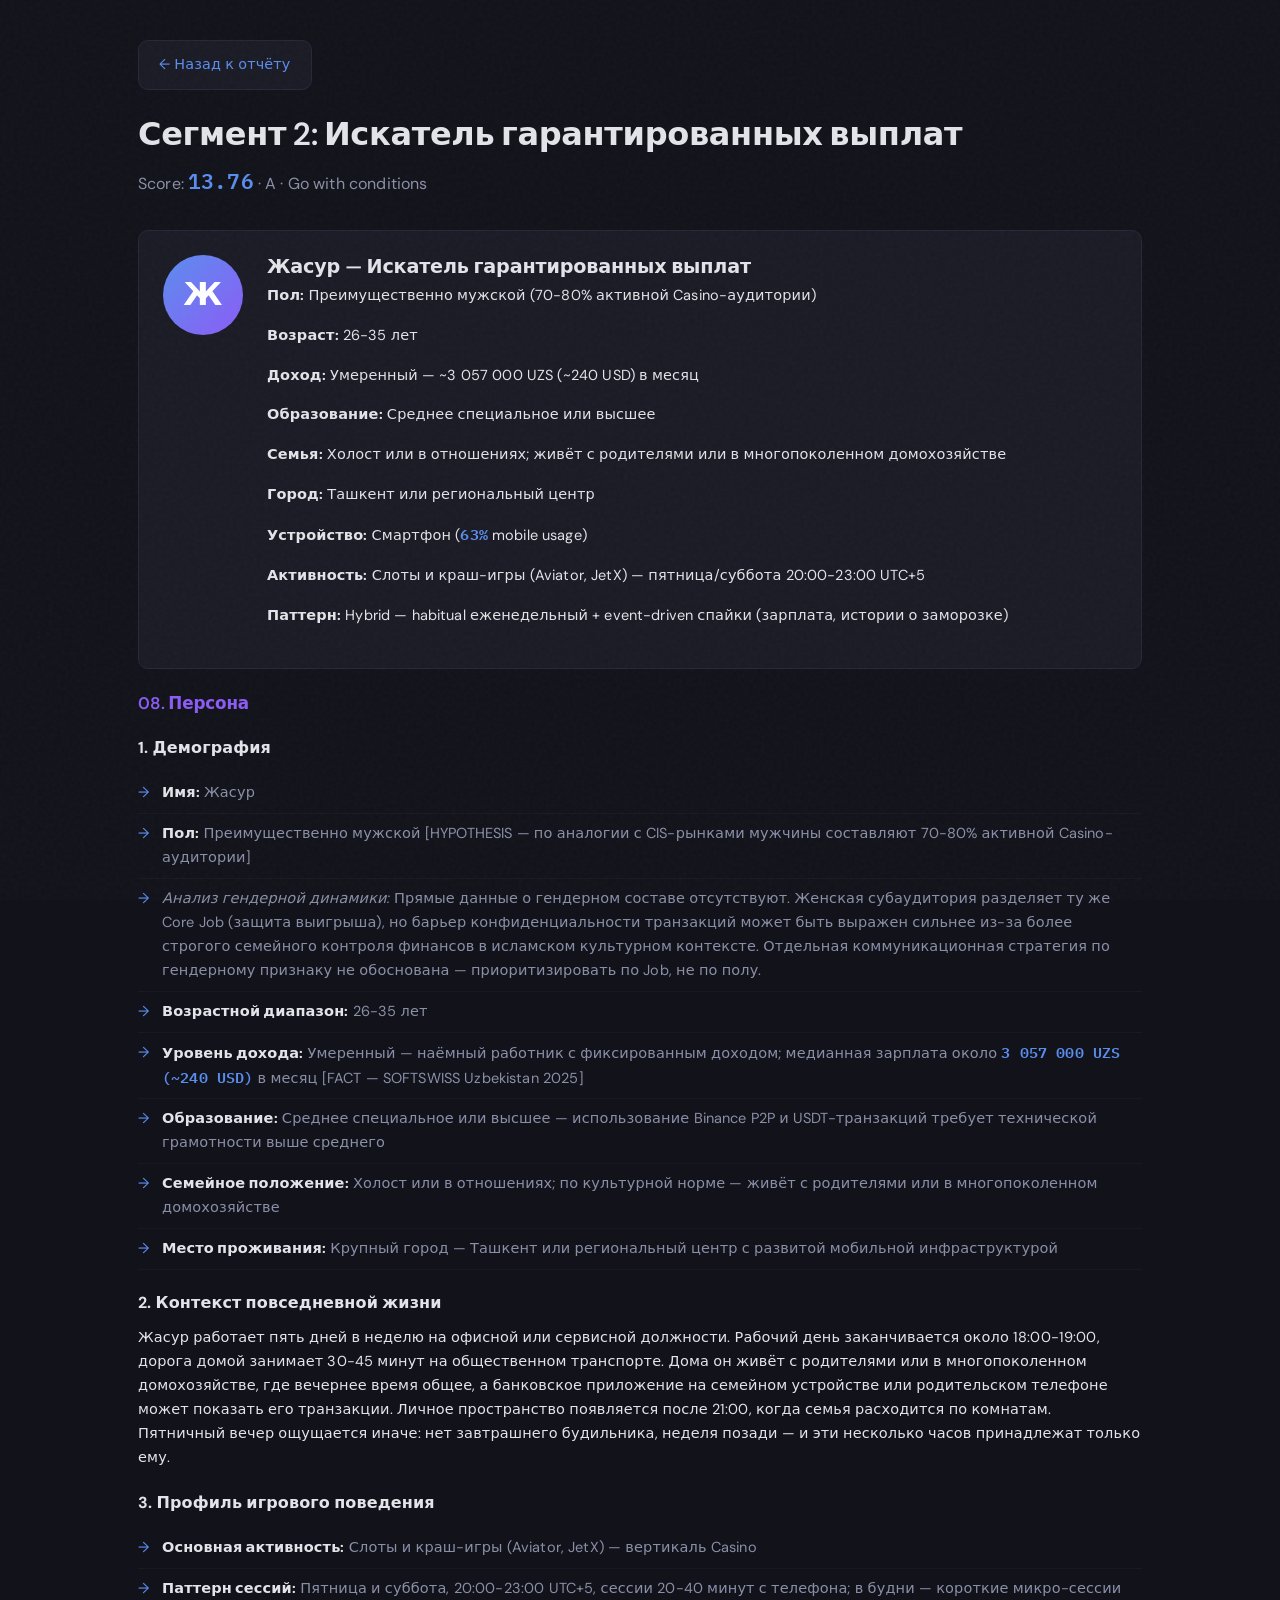
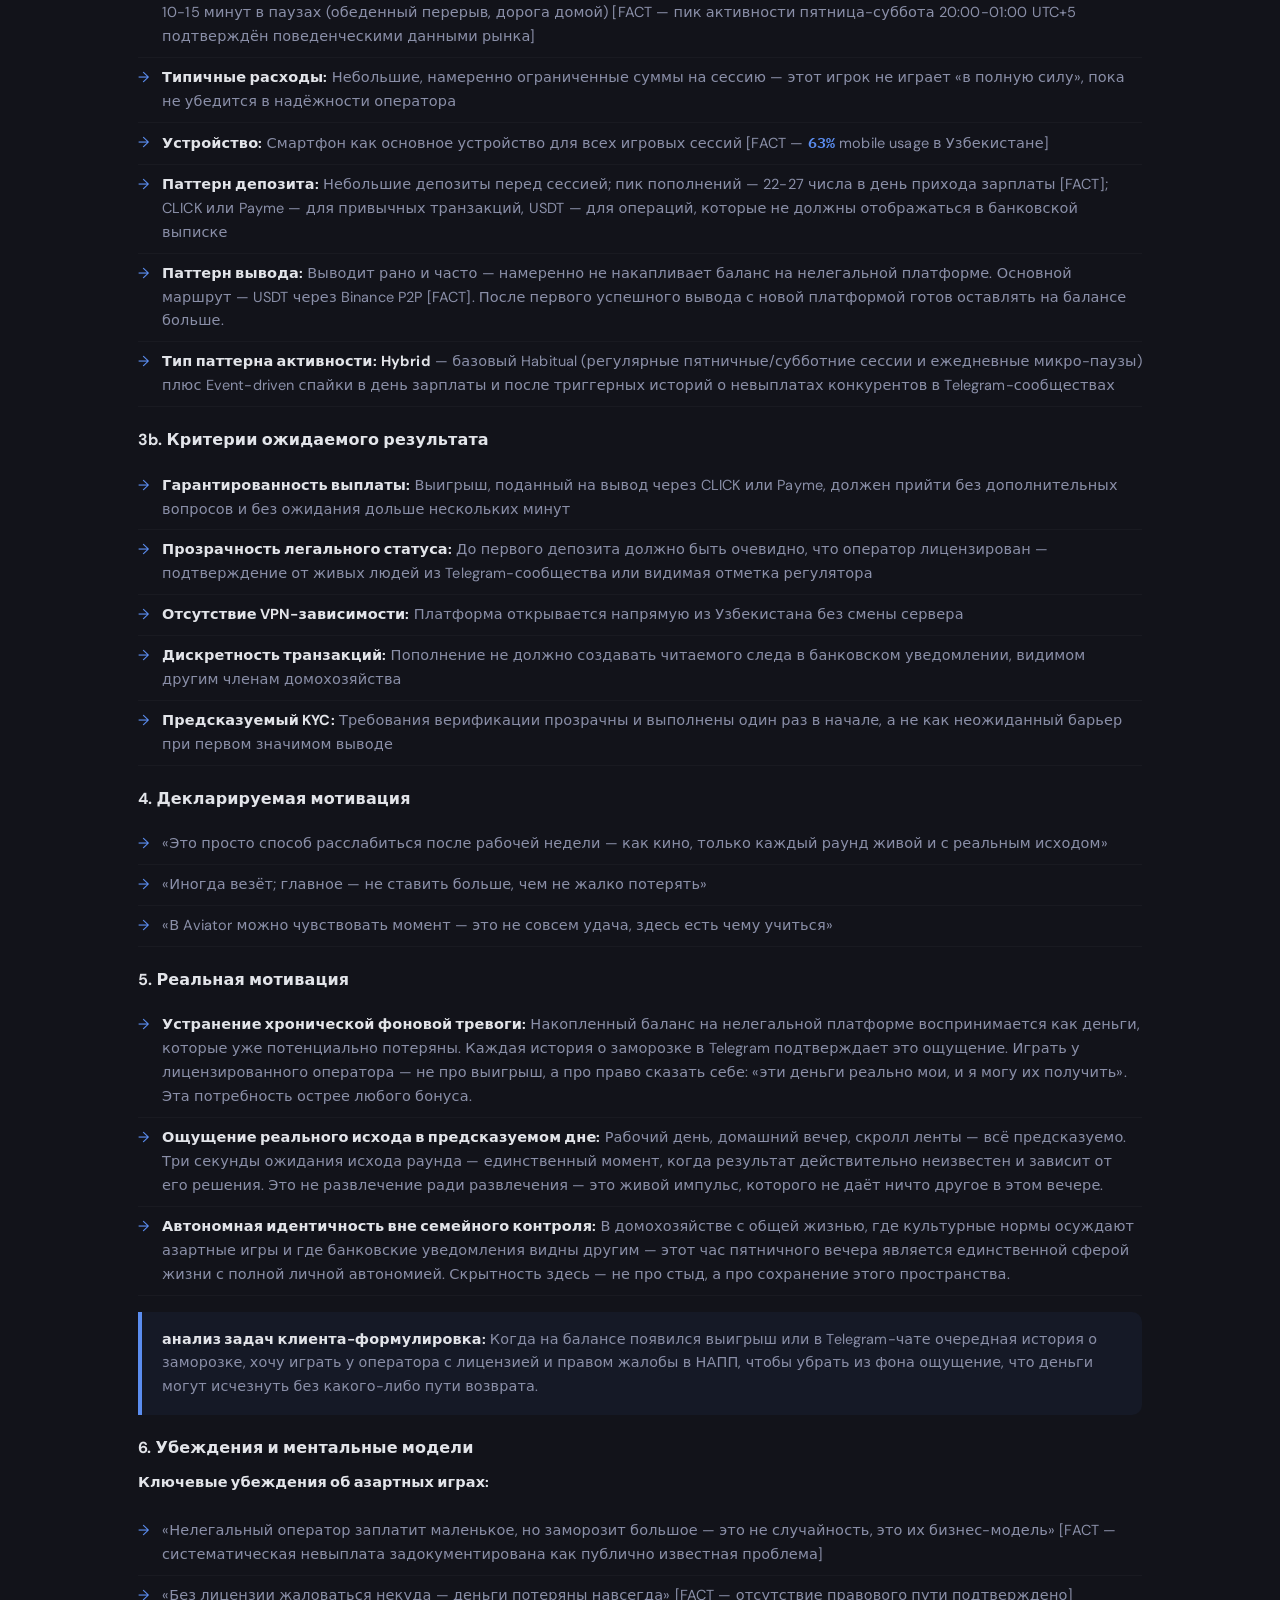
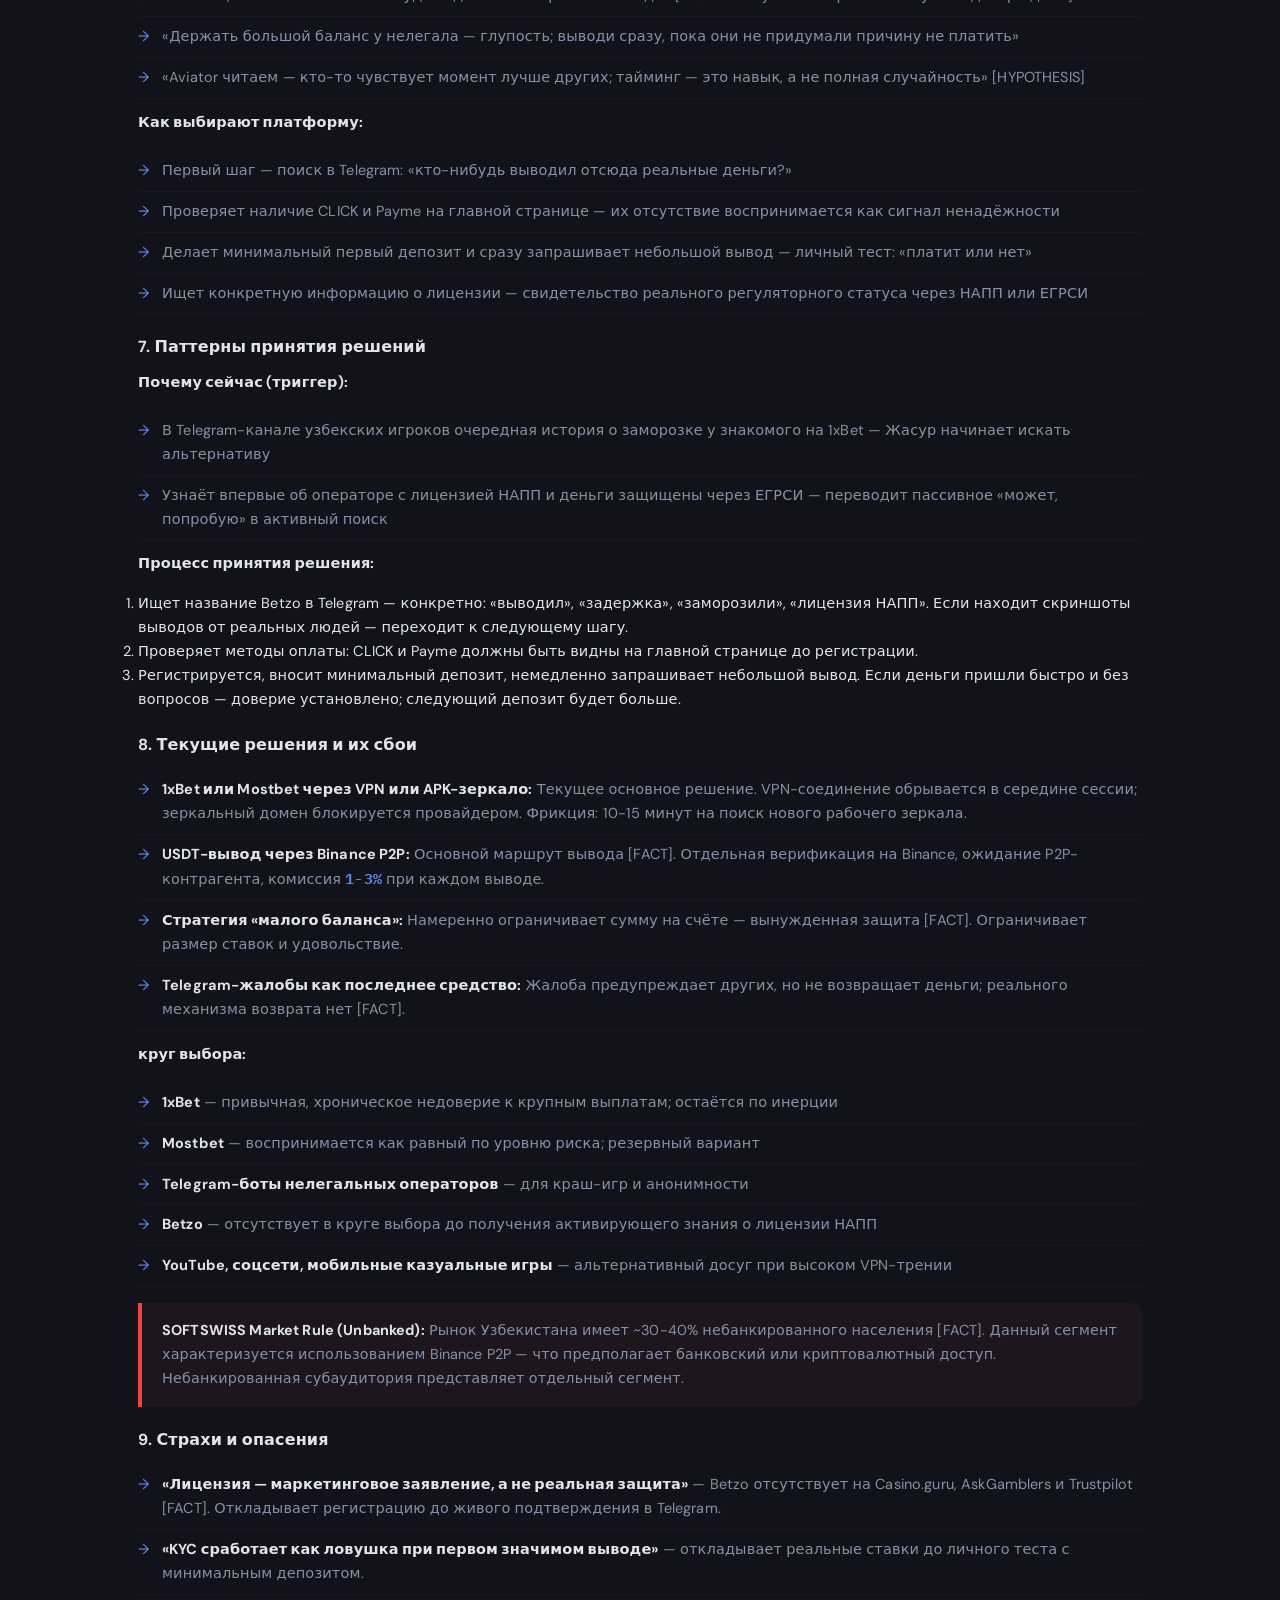
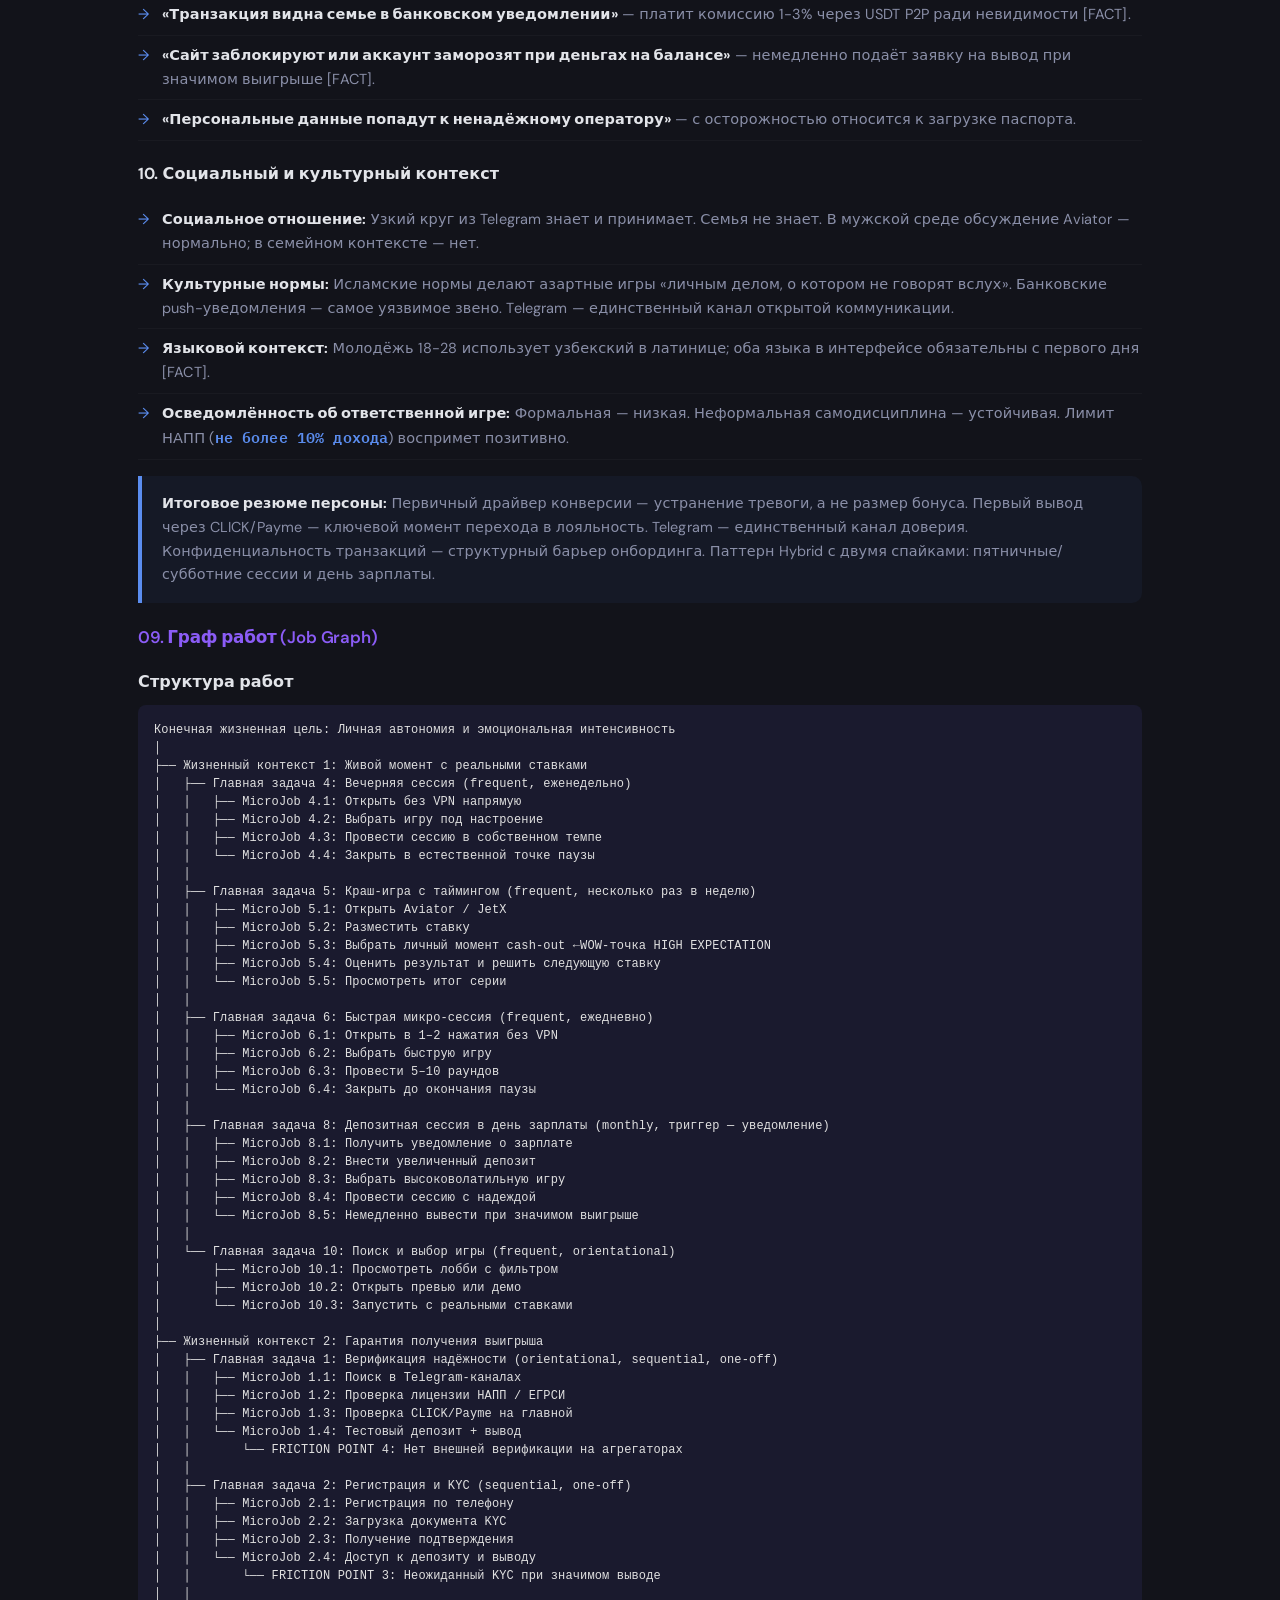
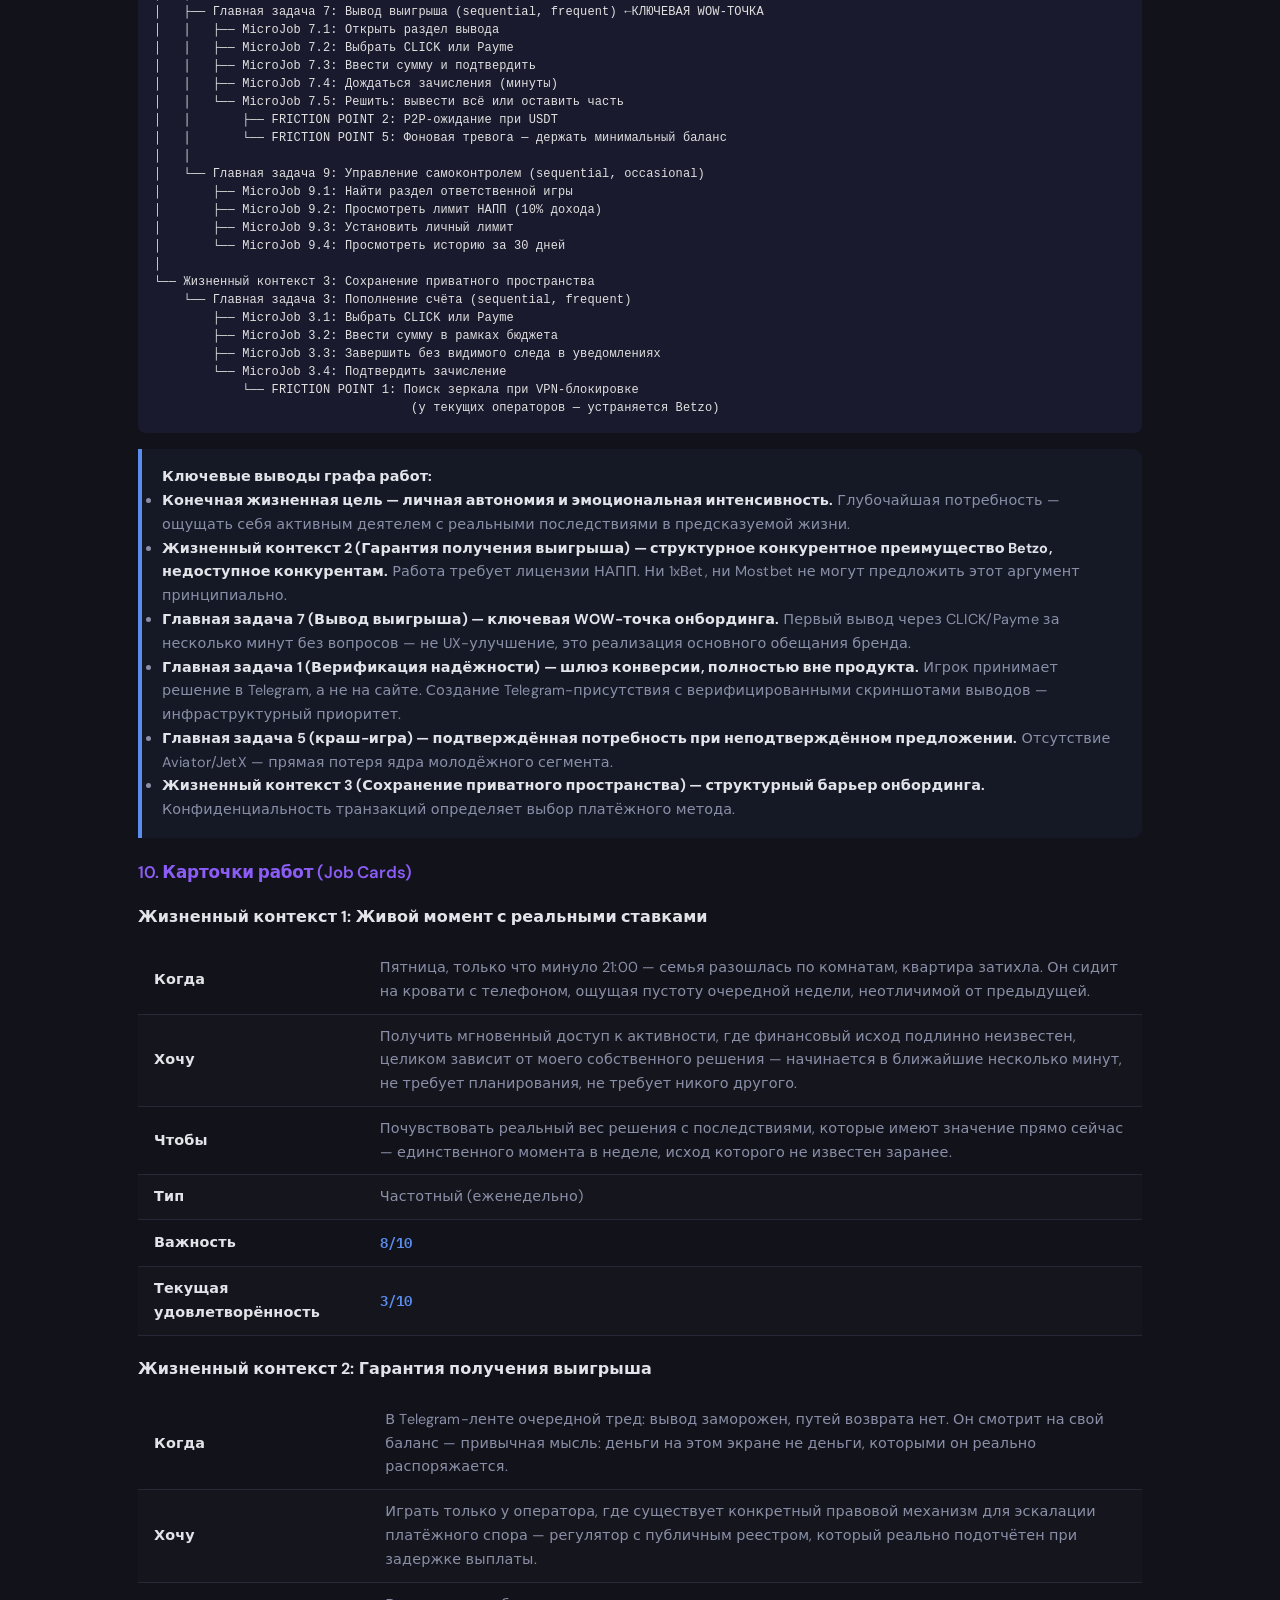
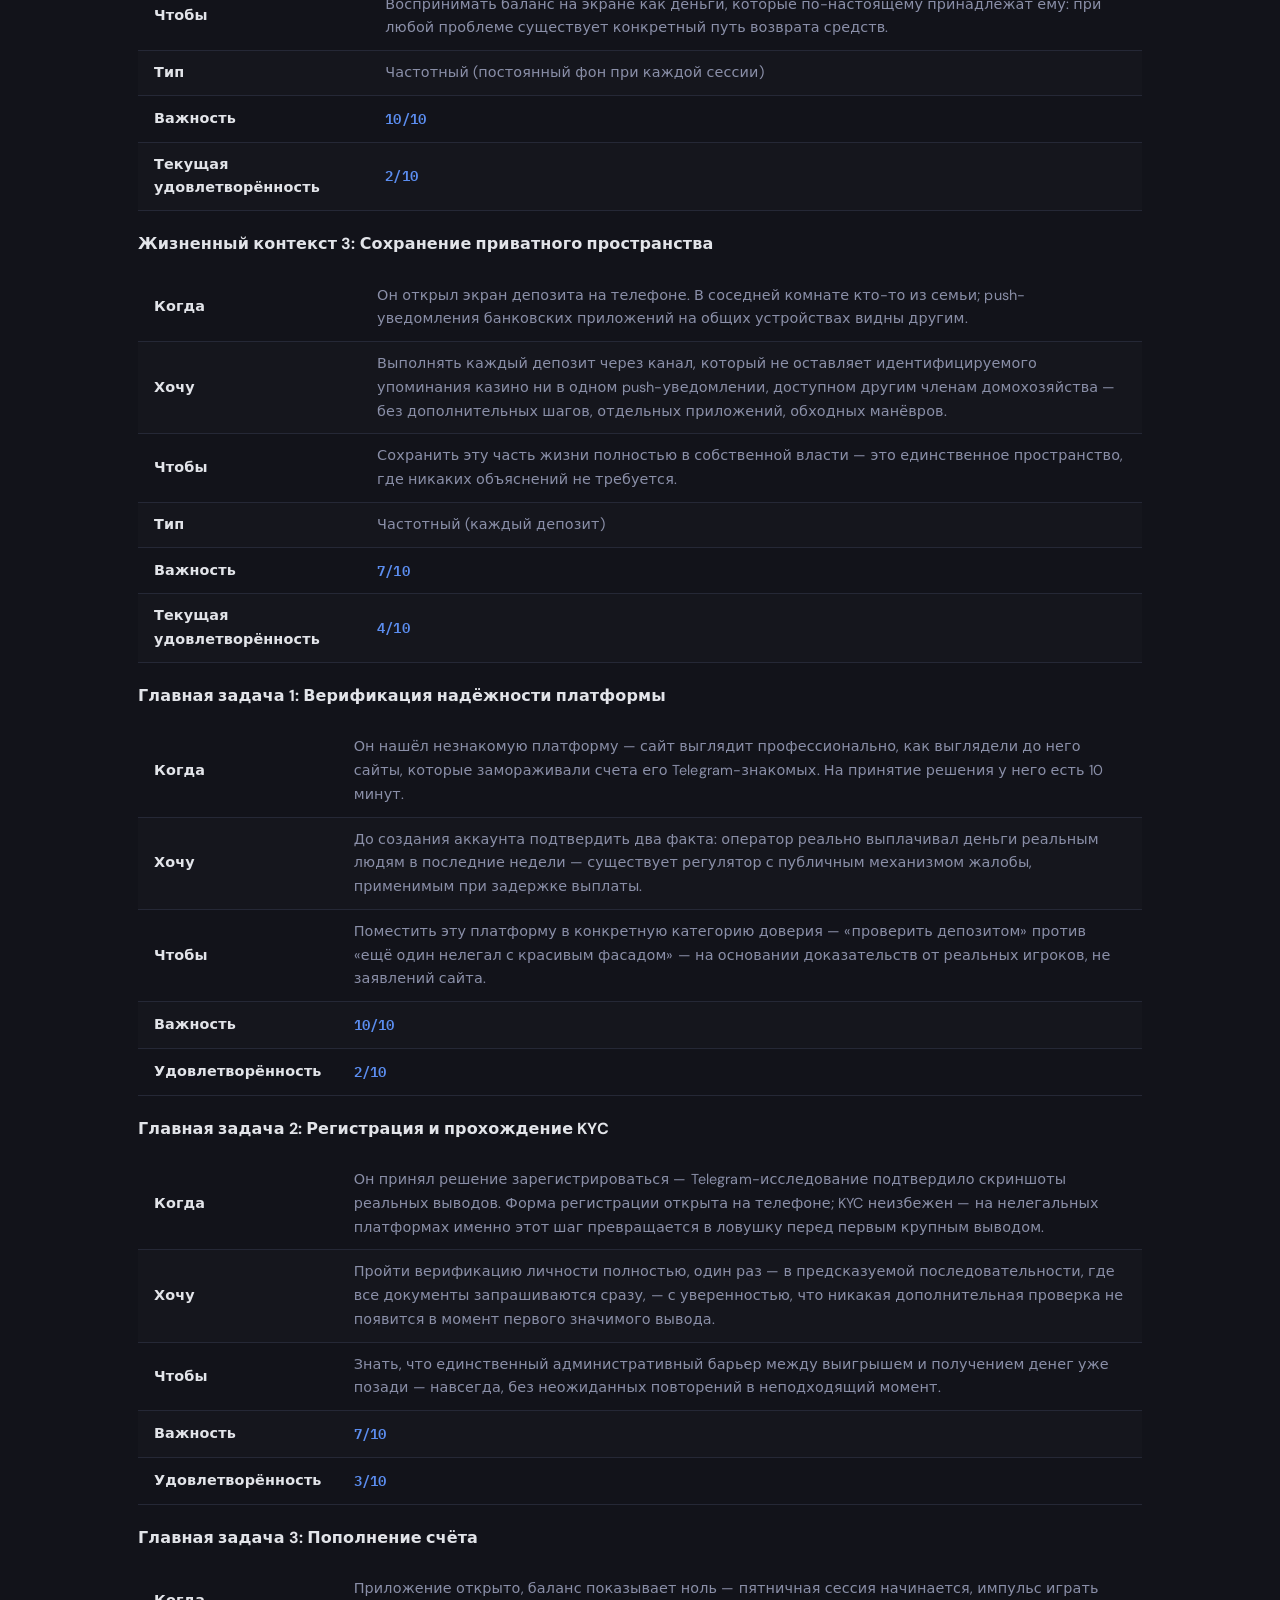
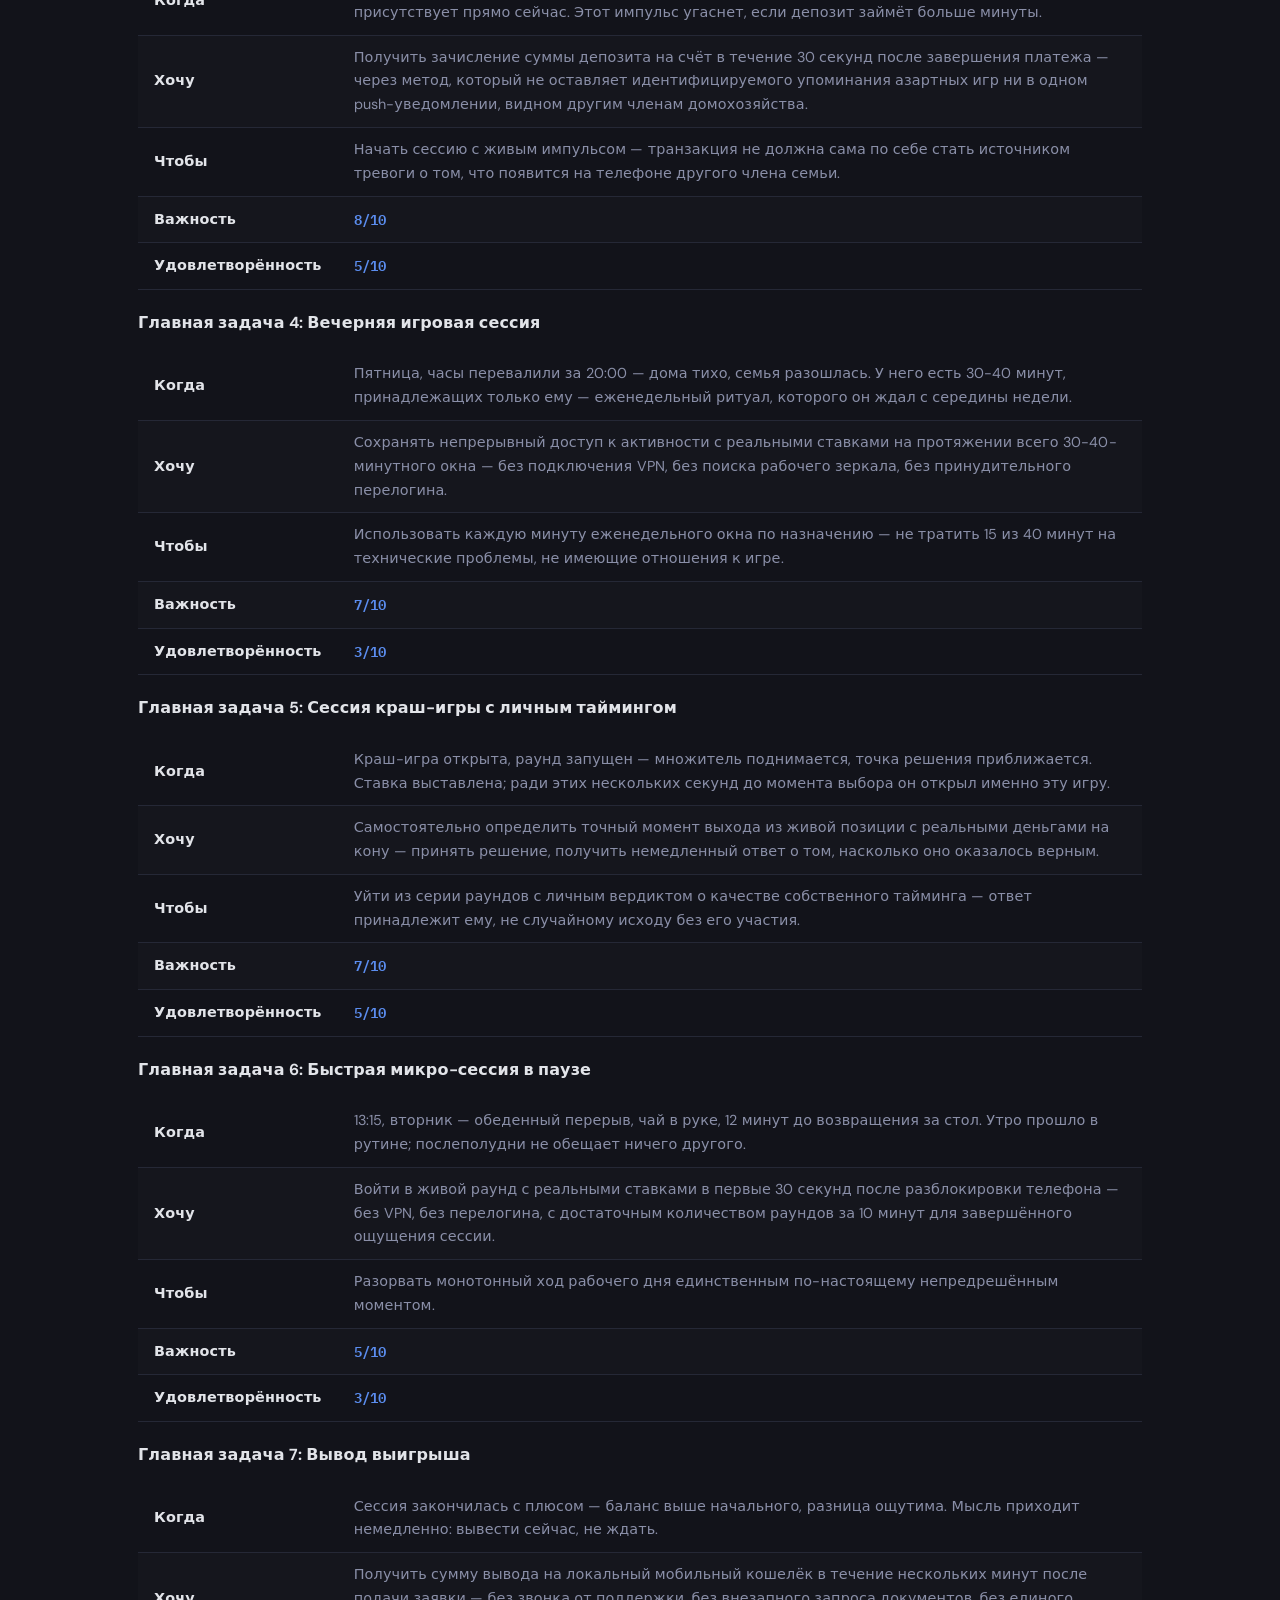
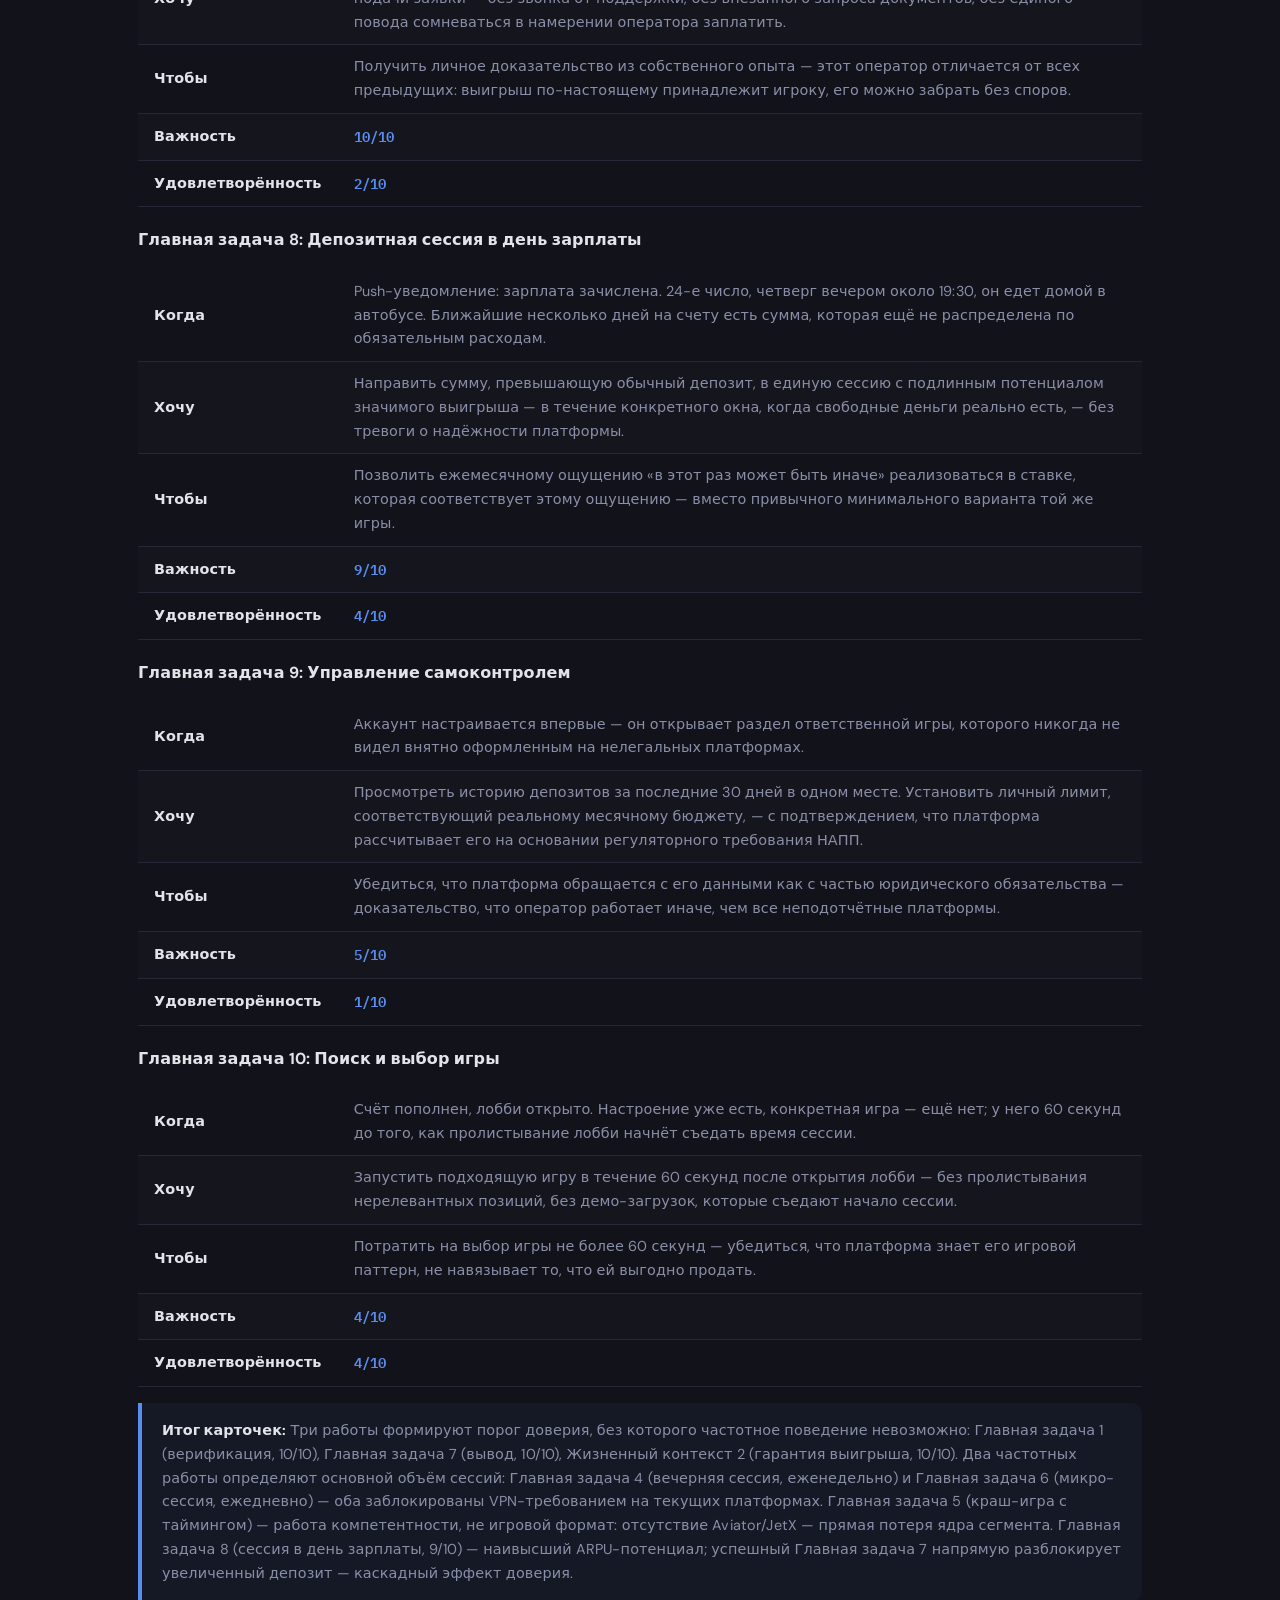
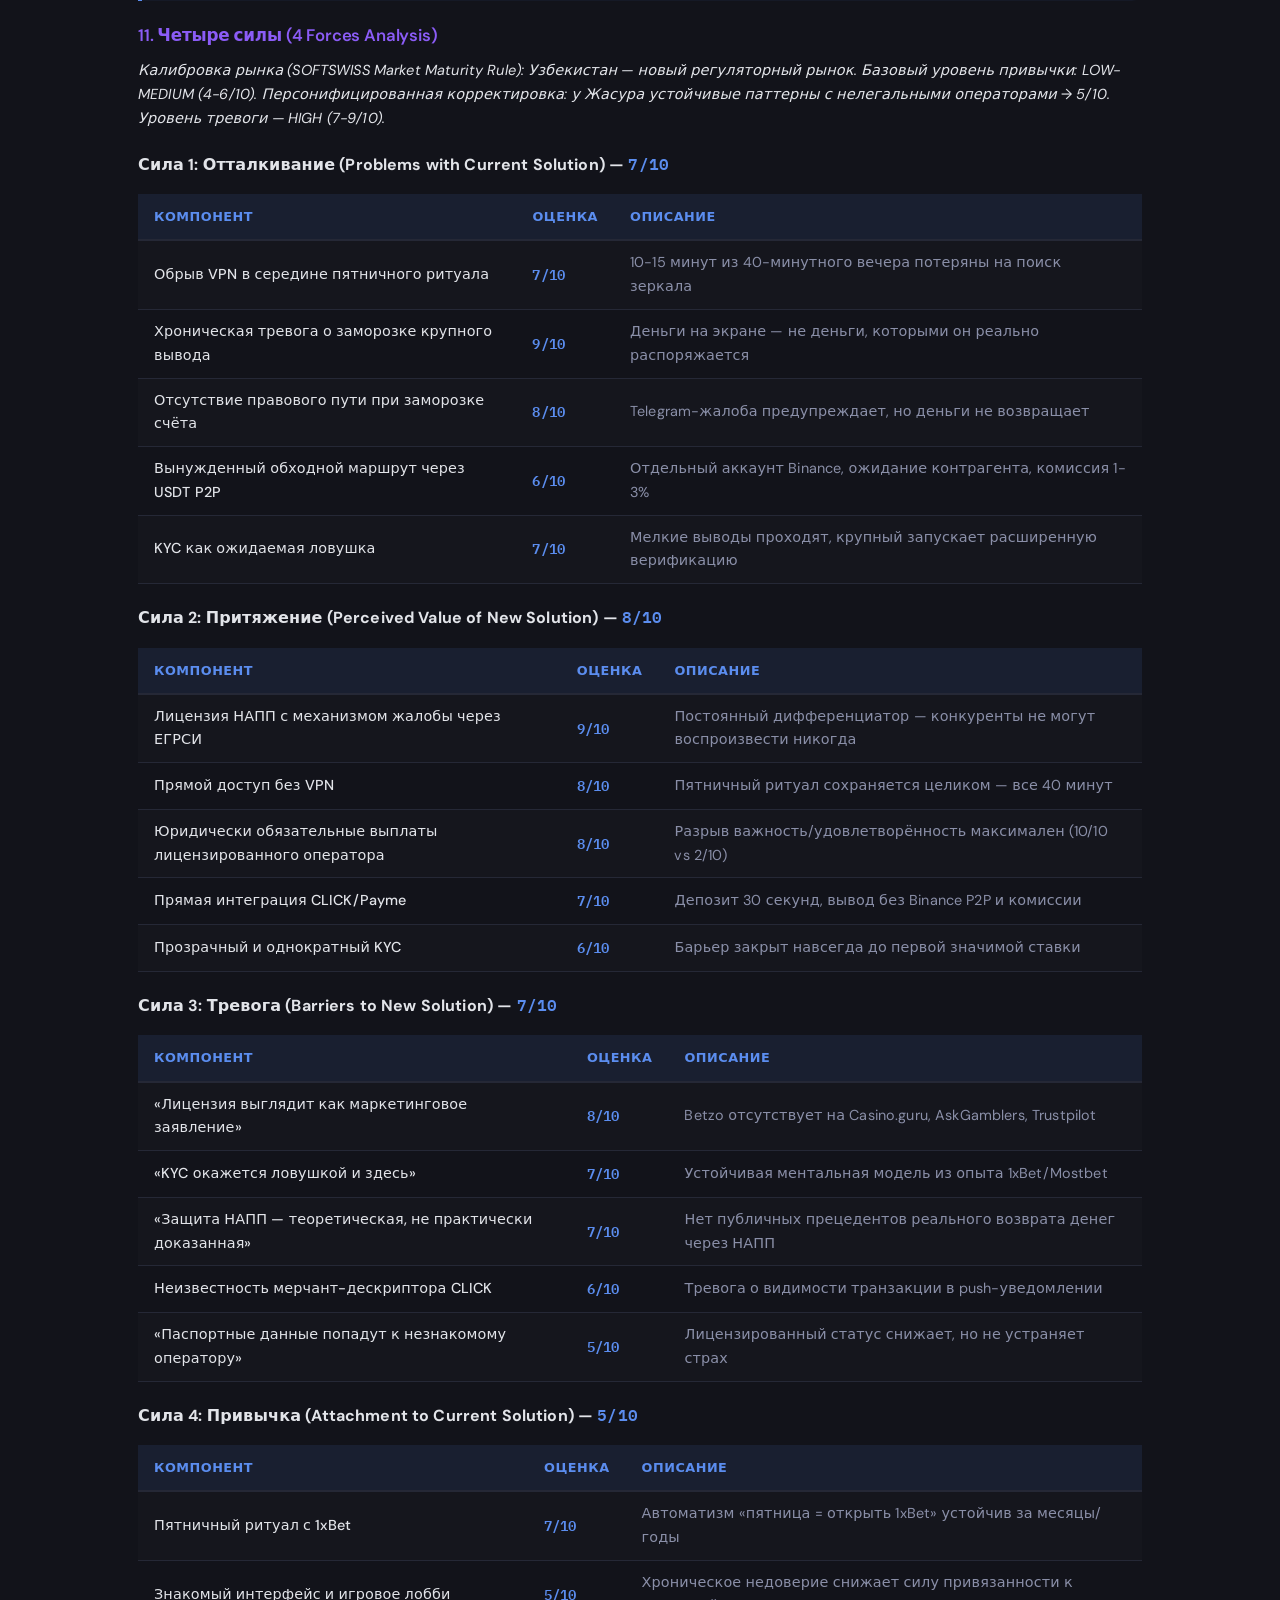
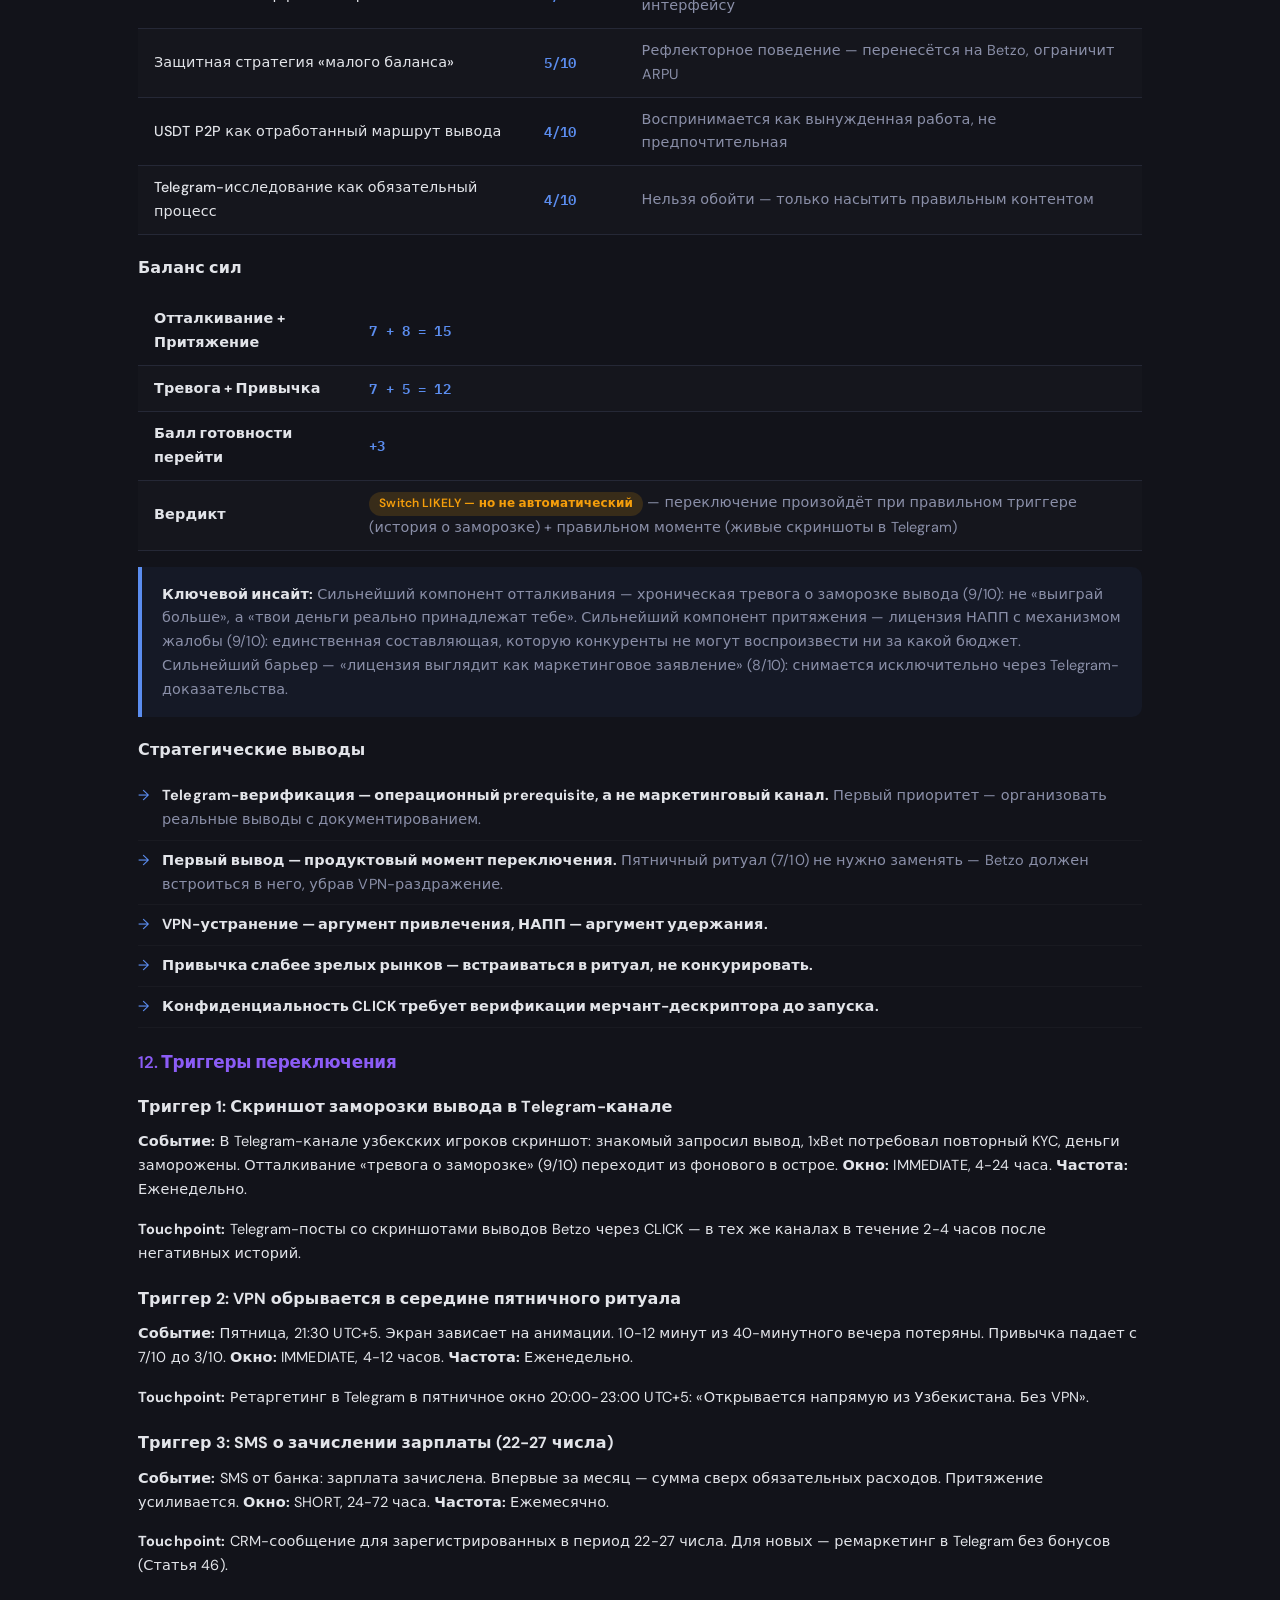
<file: segment-2.html>
<!DOCTYPE html>
<html lang="ru">
<head>
<meta charset="UTF-8">
<meta name="viewport" content="width=device-width, initial-scale=1.0">
<title>Сегмент 2: Искатель гарантированных выплат — GTM Betzo</title>
<link rel="preconnect" href="https://fonts.googleapis.com">
<link href="https://fonts.googleapis.com/css2?family=DM+Sans:wght@400;500;600;700&family=IBM+Plex+Mono:wght@400;500&display=swap" rel="stylesheet">
<link rel="stylesheet" href="styles.css">
<style>
body{margin:0}
main{margin-left:0}
.back-link{display:inline-flex;align-items:center;gap:8px;padding:12px 20px;margin-bottom:24px;background:var(--bg-card);border:1px solid var(--border);border-radius:var(--radius);color:var(--accent);font-size:.9rem;transition:all .2s}
.back-link:hover{background:var(--bg-card-hover);text-decoration:none}
.seg-header{margin-bottom:32px}
.seg-header h1{font-size:2rem;margin-bottom:8px}
.seg-header .seg-meta{color:var(--text2);font-size:1rem}
.seg-header .seg-meta .metric{font-size:1.3rem}
h5{font-size:1rem;margin:20px 0 10px;color:var(--text)}
</style>
</head>
<body>
<main>
<div class="content">
<a href="index.html" class="back-link">← Назад к отчёту</a>
<div class="seg-header">
  <h1>Сегмент 2: Искатель гарантированных выплат</h1>
  <p class="seg-meta">Score: <span class="metric">13.76</span> · A · Go with conditions</p>
</div>
<!-- Segment 2: Искатель выплат — Жасур -->

<div class="persona-card">
  <div class="persona-avatar">Ж</div>
  <div class="persona-info">
    <h4>Жасур — Искатель гарантированных выплат</h4>
    <p><strong>Пол:</strong> Преимущественно мужской (70-80% активной Casino-аудитории)</p>
    <p><strong>Возраст:</strong> 26-35 лет</p>
    <p><strong>Доход:</strong> Умеренный — ~3 057 000 UZS (~240 USD) в месяц</p>
    <p><strong>Образование:</strong> Среднее специальное или высшее</p>
    <p><strong>Семья:</strong> Холост или в отношениях; живёт с родителями или в многопоколенном домохозяйстве</p>
    <p><strong>Город:</strong> Ташкент или региональный центр</p>
    <p><strong>Устройство:</strong> Смартфон (<span class="metric">63%</span> mobile usage)</p>
    <p><strong>Активность:</strong> Слоты и краш-игры (Aviator, JetX) — пятница/суббота 20:00-23:00 UTC+5</p>
    <p><strong>Паттерн:</strong> Hybrid — habitual еженедельный + event-driven спайки (зарплата, истории о заморозке)</p>
  </div>
</div>

<!-- ============================================ -->
<!-- АУДИТОРИЯ -->
<!-- ============================================ -->

<div class="segment-section">
<h4>08. Персона</h4>

<h5>1. Демография</h5>
<ul class="feature-list">
  <li><strong>Имя:</strong> Жасур</li>
  <li><strong>Пол:</strong> Преимущественно мужской [HYPOTHESIS — по аналогии с CIS-рынками мужчины составляют 70-80% активной Casino-аудитории]</li>
  <li><em>Анализ гендерной динамики:</em> Прямые данные о гендерном составе отсутствуют. Женская субаудитория разделяет ту же Core Job (защита выигрыша), но барьер конфиденциальности транзакций может быть выражен сильнее из-за более строгого семейного контроля финансов в исламском культурном контексте. Отдельная коммуникационная стратегия по гендерному признаку не обоснована — приоритизировать по Job, не по полу.</li>
  <li><strong>Возрастной диапазон:</strong> 26-35 лет</li>
  <li><strong>Уровень дохода:</strong> Умеренный — наёмный работник с фиксированным доходом; медианная зарплата около <span class="metric">3 057 000 UZS (~240 USD)</span> в месяц [FACT — SOFTSWISS Uzbekistan 2025]</li>
  <li><strong>Образование:</strong> Среднее специальное или высшее — использование Binance P2P и USDT-транзакций требует технической грамотности выше среднего</li>
  <li><strong>Семейное положение:</strong> Холост или в отношениях; по культурной норме — живёт с родителями или в многопоколенном домохозяйстве</li>
  <li><strong>Место проживания:</strong> Крупный город — Ташкент или региональный центр с развитой мобильной инфраструктурой</li>
</ul>

<h5>2. Контекст повседневной жизни</h5>
<p>Жасур работает пять дней в неделю на офисной или сервисной должности. Рабочий день заканчивается около 18:00-19:00, дорога домой занимает 30-45 минут на общественном транспорте. Дома он живёт с родителями или в многопоколенном домохозяйстве, где вечернее время общее, а банковское приложение на семейном устройстве или родительском телефоне может показать его транзакции. Личное пространство появляется после 21:00, когда семья расходится по комнатам. Пятничный вечер ощущается иначе: нет завтрашнего будильника, неделя позади — и эти несколько часов принадлежат только ему.</p>

<h5>3. Профиль игрового поведения</h5>
<ul class="feature-list">
  <li><strong>Основная активность:</strong> Слоты и краш-игры (Aviator, JetX) — вертикаль Casino</li>
  <li><strong>Паттерн сессий:</strong> Пятница и суббота, 20:00-23:00 UTC+5, сессии 20-40 минут с телефона; в будни — короткие микро-сессии 10-15 минут в паузах (обеденный перерыв, дорога домой) [FACT — пик активности пятница-суббота 20:00-01:00 UTC+5 подтверждён поведенческими данными рынка]</li>
  <li><strong>Типичные расходы:</strong> Небольшие, намеренно ограниченные суммы на сессию — этот игрок не играет «в полную силу», пока не убедится в надёжности оператора</li>
  <li><strong>Устройство:</strong> Смартфон как основное устройство для всех игровых сессий [FACT — <span class="metric">63%</span> mobile usage в Узбекистане]</li>
  <li><strong>Паттерн депозита:</strong> Небольшие депозиты перед сессией; пик пополнений — 22-27 числа в день прихода зарплаты [FACT]; CLICK или Payme — для привычных транзакций, USDT — для операций, которые не должны отображаться в банковской выписке</li>
  <li><strong>Паттерн вывода:</strong> Выводит рано и часто — намеренно не накапливает баланс на нелегальной платформе. Основной маршрут — USDT через Binance P2P [FACT]. После первого успешного вывода с новой платформой готов оставлять на балансе больше.</li>
  <li><strong>Тип паттерна активности:</strong> <strong>Hybrid</strong> — базовый Habitual (регулярные пятничные/субботние сессии и ежедневные микро-паузы) плюс Event-driven спайки в день зарплаты и после триггерных историй о невыплатах конкурентов в Telegram-сообществах</li>
</ul>

<h5>3b. Критерии ожидаемого результата</h5>
<ul class="feature-list">
  <li><strong>Гарантированность выплаты:</strong> Выигрыш, поданный на вывод через CLICK или Payme, должен прийти без дополнительных вопросов и без ожидания дольше нескольких минут</li>
  <li><strong>Прозрачность легального статуса:</strong> До первого депозита должно быть очевидно, что оператор лицензирован — подтверждение от живых людей из Telegram-сообщества или видимая отметка регулятора</li>
  <li><strong>Отсутствие VPN-зависимости:</strong> Платформа открывается напрямую из Узбекистана без смены сервера</li>
  <li><strong>Дискретность транзакций:</strong> Пополнение не должно создавать читаемого следа в банковском уведомлении, видимом другим членам домохозяйства</li>
  <li><strong>Предсказуемый KYC:</strong> Требования верификации прозрачны и выполнены один раз в начале, а не как неожиданный барьер при первом значимом выводе</li>
</ul>

<h5>4. Декларируемая мотивация</h5>
<ul class="feature-list">
  <li>«Это просто способ расслабиться после рабочей недели — как кино, только каждый раунд живой и с реальным исходом»</li>
  <li>«Иногда везёт; главное — не ставить больше, чем не жалко потерять»</li>
  <li>«В Aviator можно чувствовать момент — это не совсем удача, здесь есть чему учиться»</li>
</ul>

<h5>5. Реальная мотивация</h5>
<ul class="feature-list">
  <li><strong>Устранение хронической фоновой тревоги:</strong> Накопленный баланс на нелегальной платформе воспринимается как деньги, которые уже потенциально потеряны. Каждая история о заморозке в Telegram подтверждает это ощущение. Играть у лицензированного оператора — не про выигрыш, а про право сказать себе: «эти деньги реально мои, и я могу их получить». Эта потребность острее любого бонуса.</li>
  <li><strong>Ощущение реального исхода в предсказуемом дне:</strong> Рабочий день, домашний вечер, скролл ленты — всё предсказуемо. Три секунды ожидания исхода раунда — единственный момент, когда результат действительно неизвестен и зависит от его решения. Это не развлечение ради развлечения — это живой импульс, которого не даёт ничто другое в этом вечере.</li>
  <li><strong>Автономная идентичность вне семейного контроля:</strong> В домохозяйстве с общей жизнью, где культурные нормы осуждают азартные игры и где банковские уведомления видны другим — этот час пятничного вечера является единственной сферой жизни с полной личной автономией. Скрытность здесь — не про стыд, а про сохранение этого пространства.</li>
</ul>

<div class="callout">
  <strong>анализ задач клиента-формулировка:</strong> Когда на балансе появился выигрыш или в Telegram-чате очередная история о заморозке, хочу играть у оператора с лицензией и правом жалобы в НАПП, чтобы убрать из фона ощущение, что деньги могут исчезнуть без какого-либо пути возврата.
</div>

<h5>6. Убеждения и ментальные модели</h5>
<p><strong>Ключевые убеждения об азартных играх:</strong></p>
<ul class="feature-list">
  <li>«Нелегальный оператор заплатит маленькое, но заморозит большое — это не случайность, это их бизнес-модель» [FACT — систематическая невыплата задокументирована как публично известная проблема]</li>
  <li>«Без лицензии жаловаться некуда — деньги потеряны навсегда» [FACT — отсутствие правового пути подтверждено]</li>
  <li>«Держать большой баланс у нелегала — глупость; выводи сразу, пока они не придумали причину не платить»</li>
  <li>«Aviator читаем — кто-то чувствует момент лучше других; тайминг — это навык, а не полная случайность» [HYPOTHESIS]</li>
</ul>
<p><strong>Как выбирают платформу:</strong></p>
<ul class="feature-list">
  <li>Первый шаг — поиск в Telegram: «кто-нибудь выводил отсюда реальные деньги?»</li>
  <li>Проверяет наличие CLICK и Payme на главной странице — их отсутствие воспринимается как сигнал ненадёжности</li>
  <li>Делает минимальный первый депозит и сразу запрашивает небольшой вывод — личный тест: «платит или нет»</li>
  <li>Ищет конкретную информацию о лицензии — свидетельство реального регуляторного статуса через НАПП или ЕГРСИ</li>
</ul>

<h5>7. Паттерны принятия решений</h5>
<p><strong>Почему сейчас (триггер):</strong></p>
<ul class="feature-list">
  <li>В Telegram-канале узбекских игроков очередная история о заморозке у знакомого на 1xBet — Жасур начинает искать альтернативу</li>
  <li>Узнаёт впервые об операторе с лицензией НАПП и деньги защищены через ЕГРСИ — переводит пассивное «может, попробую» в активный поиск</li>
</ul>
<p><strong>Процесс принятия решения:</strong></p>
<ol>
  <li>Ищет название Betzo в Telegram — конкретно: «выводил», «задержка», «заморозили», «лицензия НАПП». Если находит скриншоты выводов от реальных людей — переходит к следующему шагу.</li>
  <li>Проверяет методы оплаты: CLICK и Payme должны быть видны на главной странице до регистрации.</li>
  <li>Регистрируется, вносит минимальный депозит, немедленно запрашивает небольшой вывод. Если деньги пришли быстро и без вопросов — доверие установлено; следующий депозит будет больше.</li>
</ol>

<h5>8. Текущие решения и их сбои</h5>
<ul class="feature-list">
  <li><strong>1xBet или Mostbet через VPN или APK-зеркало:</strong> Текущее основное решение. VPN-соединение обрывается в середине сессии; зеркальный домен блокируется провайдером. Фрикция: 10-15 минут на поиск нового рабочего зеркала.</li>
  <li><strong>USDT-вывод через Binance P2P:</strong> Основной маршрут вывода [FACT]. Отдельная верификация на Binance, ожидание P2P-контрагента, комиссия <span class="metric">1-3%</span> при каждом выводе.</li>
  <li><strong>Стратегия «малого баланса»:</strong> Намеренно ограничивает сумму на счёте — вынужденная защита [FACT]. Ограничивает размер ставок и удовольствие.</li>
  <li><strong>Telegram-жалобы как последнее средство:</strong> Жалоба предупреждает других, но не возвращает деньги; реального механизма возврата нет [FACT].</li>
</ul>

<p><strong>круг выбора:</strong></p>
<ul class="feature-list">
  <li><strong>1xBet</strong> — привычная, хроническое недоверие к крупным выплатам; остаётся по инерции</li>
  <li><strong>Mostbet</strong> — воспринимается как равный по уровню риска; резервный вариант</li>
  <li><strong>Telegram-боты нелегальных операторов</strong> — для краш-игр и анонимности</li>
  <li><strong>Betzo</strong> — отсутствует в круге выбора до получения активирующего знания о лицензии НАПП</li>
  <li><strong>YouTube, соцсети, мобильные казуальные игры</strong> — альтернативный досуг при высоком VPN-трении</li>
</ul>

<div class="callout warning">
  <strong>SOFTSWISS Market Rule (Unbanked):</strong> Рынок Узбекистана имеет ~30-40% небанкированного населения [FACT]. Данный сегмент характеризуется использованием Binance P2P — что предполагает банковский или криптовалютный доступ. Небанкированная субаудитория представляет отдельный сегмент.
</div>

<h5>9. Страхи и опасения</h5>
<ul class="feature-list">
  <li><strong>«Лицензия — маркетинговое заявление, а не реальная защита»</strong> — Betzo отсутствует на Casino.guru, AskGamblers и Trustpilot [FACT]. Откладывает регистрацию до живого подтверждения в Telegram.</li>
  <li><strong>«KYC сработает как ловушка при первом значимом выводе»</strong> — откладывает реальные ставки до личного теста с минимальным депозитом.</li>
  <li><strong>«Транзакция видна семье в банковском уведомлении»</strong> — платит комиссию 1-3% через USDT P2P ради невидимости [FACT].</li>
  <li><strong>«Сайт заблокируют или аккаунт заморозят при деньгах на балансе»</strong> — немедленно подаёт заявку на вывод при значимом выигрыше [FACT].</li>
  <li><strong>«Персональные данные попадут к ненадёжному оператору»</strong> — с осторожностью относится к загрузке паспорта.</li>
</ul>

<h5>10. Социальный и культурный контекст</h5>
<ul class="feature-list">
  <li><strong>Социальное отношение:</strong> Узкий круг из Telegram знает и принимает. Семья не знает. В мужской среде обсуждение Aviator — нормально; в семейном контексте — нет.</li>
  <li><strong>Культурные нормы:</strong> Исламские нормы делают азартные игры «личным делом, о котором не говорят вслух». Банковские push-уведомления — самое уязвимое звено. Telegram — единственный канал открытой коммуникации.</li>
  <li><strong>Языковой контекст:</strong> Молодёжь 18-28 использует узбекский в латинице; оба языка в интерфейсе обязательны с первого дня [FACT].</li>
  <li><strong>Осведомлённость об ответственной игре:</strong> Формальная — низкая. Неформальная самодисциплина — устойчивая. Лимит НАПП (<span class="metric">не более 10% дохода</span>) воспримет позитивно.</li>
</ul>

<div class="callout">
  <strong>Итоговое резюме персоны:</strong> Первичный драйвер конверсии — устранение тревоги, а не размер бонуса. Первый вывод через CLICK/Payme — ключевой момент перехода в лояльность. Telegram — единственный канал доверия. Конфиденциальность транзакций — структурный барьер онбординга. Паттерн Hybrid с двумя спайками: пятничные/субботние сессии и день зарплаты.
</div>
</div>

<!-- 09. Граф работ -->
<div class="segment-section">
<h4>09. Граф работ (Job Graph)</h4>

<h5>Структура работ</h5>
<pre style="background:#1a1a2e;color:#e0e0e0;padding:16px;border-radius:8px;overflow-x:auto;font-size:12px;line-height:1.5;">
Конечная жизненная цель: Личная автономия и эмоциональная интенсивность
│
├── Жизненный контекст 1: Живой момент с реальными ставками
│   ├── Главная задача 4: Вечерняя сессия (frequent, еженедельно)
│   │   ├── MicroJob 4.1: Открыть без VPN напрямую
│   │   ├── MicroJob 4.2: Выбрать игру под настроение
│   │   ├── MicroJob 4.3: Провести сессию в собственном темпе
│   │   └── MicroJob 4.4: Закрыть в естественной точке паузы
│   │
│   ├── Главная задача 5: Краш-игра с таймингом (frequent, несколько раз в неделю)
│   │   ├── MicroJob 5.1: Открыть Aviator / JetX
│   │   ├── MicroJob 5.2: Разместить ставку
│   │   ├── MicroJob 5.3: Выбрать личный момент cash-out ←WOW-точка HIGH EXPECTATION
│   │   ├── MicroJob 5.4: Оценить результат и решить следующую ставку
│   │   └── MicroJob 5.5: Просмотреть итог серии
│   │
│   ├── Главная задача 6: Быстрая микро-сессия (frequent, ежедневно)
│   │   ├── MicroJob 6.1: Открыть в 1–2 нажатия без VPN
│   │   ├── MicroJob 6.2: Выбрать быструю игру
│   │   ├── MicroJob 6.3: Провести 5–10 раундов
│   │   └── MicroJob 6.4: Закрыть до окончания паузы
│   │
│   ├── Главная задача 8: Депозитная сессия в день зарплаты (monthly, триггер — уведомление)
│   │   ├── MicroJob 8.1: Получить уведомление о зарплате
│   │   ├── MicroJob 8.2: Внести увеличенный депозит
│   │   ├── MicroJob 8.3: Выбрать высоковолатильную игру
│   │   ├── MicroJob 8.4: Провести сессию с надеждой
│   │   └── MicroJob 8.5: Немедленно вывести при значимом выигрыше
│   │
│   └── Главная задача 10: Поиск и выбор игры (frequent, orientational)
│       ├── MicroJob 10.1: Просмотреть лобби с фильтром
│       ├── MicroJob 10.2: Открыть превью или демо
│       └── MicroJob 10.3: Запустить с реальными ставками
│
├── Жизненный контекст 2: Гарантия получения выигрыша
│   ├── Главная задача 1: Верификация надёжности (orientational, sequential, one-off)
│   │   ├── MicroJob 1.1: Поиск в Telegram-каналах
│   │   ├── MicroJob 1.2: Проверка лицензии НАПП / ЕГРСИ
│   │   ├── MicroJob 1.3: Проверка CLICK/Payme на главной
│   │   └── MicroJob 1.4: Тестовый депозит + вывод
│   │       └── FRICTION POINT 4: Нет внешней верификации на агрегаторах
│   │
│   ├── Главная задача 2: Регистрация и KYC (sequential, one-off)
│   │   ├── MicroJob 2.1: Регистрация по телефону
│   │   ├── MicroJob 2.2: Загрузка документа KYC
│   │   ├── MicroJob 2.3: Получение подтверждения
│   │   └── MicroJob 2.4: Доступ к депозиту и выводу
│   │       └── FRICTION POINT 3: Неожиданный KYC при значимом выводе
│   │
│   ├── Главная задача 7: Вывод выигрыша (sequential, frequent) ←КЛЮЧЕВАЯ WOW-ТОЧКА
│   │   ├── MicroJob 7.1: Открыть раздел вывода
│   │   ├── MicroJob 7.2: Выбрать CLICK или Payme
│   │   ├── MicroJob 7.3: Ввести сумму и подтвердить
│   │   ├── MicroJob 7.4: Дождаться зачисления (минуты)
│   │   └── MicroJob 7.5: Решить: вывести всё или оставить часть
│   │       ├── FRICTION POINT 2: P2P-ожидание при USDT
│   │       └── FRICTION POINT 5: Фоновая тревога — держать минимальный баланс
│   │
│   └── Главная задача 9: Управление самоконтролем (sequential, occasional)
│       ├── MicroJob 9.1: Найти раздел ответственной игры
│       ├── MicroJob 9.2: Просмотреть лимит НАПП (10% дохода)
│       ├── MicroJob 9.3: Установить личный лимит
│       └── MicroJob 9.4: Просмотреть историю за 30 дней
│
└── Жизненный контекст 3: Сохранение приватного пространства
    └── Главная задача 3: Пополнение счёта (sequential, frequent)
        ├── MicroJob 3.1: Выбрать CLICK или Payme
        ├── MicroJob 3.2: Ввести сумму в рамках бюджета
        ├── MicroJob 3.3: Завершить без видимого следа в уведомлениях
        └── MicroJob 3.4: Подтвердить зачисление
            └── FRICTION POINT 1: Поиск зеркала при VPN-блокировке
                                   (у текущих операторов — устраняется Betzo)
</pre>

<div class="callout">
  <strong>Ключевые выводы графа работ:</strong>
  <ul>
    <li><strong>Конечная жизненная цель — личная автономия и эмоциональная интенсивность.</strong> Глубочайшая потребность — ощущать себя активным деятелем с реальными последствиями в предсказуемой жизни.</li>
    <li><strong>Жизненный контекст 2 (Гарантия получения выигрыша) — структурное конкурентное преимущество Betzo, недоступное конкурентам.</strong> Работа требует лицензии НАПП. Ни 1xBet, ни Mostbet не могут предложить этот аргумент принципиально.</li>
    <li><strong>Главная задача 7 (Вывод выигрыша) — ключевая WOW-точка онбординга.</strong> Первый вывод через CLICK/Payme за несколько минут без вопросов — не UX-улучшение, это реализация основного обещания бренда.</li>
    <li><strong>Главная задача 1 (Верификация надёжности) — шлюз конверсии, полностью вне продукта.</strong> Игрок принимает решение в Telegram, а не на сайте. Создание Telegram-присутствия с верифицированными скриншотами выводов — инфраструктурный приоритет.</li>
    <li><strong>Главная задача 5 (краш-игра) — подтверждённая потребность при неподтверждённом предложении.</strong> Отсутствие Aviator/JetX — прямая потеря ядра молодёжного сегмента.</li>
    <li><strong>Жизненный контекст 3 (Сохранение приватного пространства) — структурный барьер онбординга.</strong> Конфиденциальность транзакций определяет выбор платёжного метода.</li>
  </ul>
</div>
</div>

<!-- 10. Карточки работ -->
<div class="segment-section">
<h4>10. Карточки работ (Job Cards)</h4>

<h5>Жизненный контекст 1: Живой момент с реальными ставками</h5>
<table class="data-table">
  <tr><td><strong>Когда</strong></td><td>Пятница, только что минуло 21:00 — семья разошлась по комнатам, квартира затихла. Он сидит на кровати с телефоном, ощущая пустоту очередной недели, неотличимой от предыдущей.</td></tr>
  <tr><td><strong>Хочу</strong></td><td>Получить мгновенный доступ к активности, где финансовый исход подлинно неизвестен, целиком зависит от моего собственного решения — начинается в ближайшие несколько минут, не требует планирования, не требует никого другого.</td></tr>
  <tr><td><strong>Чтобы</strong></td><td>Почувствовать реальный вес решения с последствиями, которые имеют значение прямо сейчас — единственного момента в неделе, исход которого не известен заранее.</td></tr>
  <tr><td><strong>Тип</strong></td><td>Частотный (еженедельно)</td></tr>
  <tr><td><strong>Важность</strong></td><td><span class="metric">8/10</span></td></tr>
  <tr><td><strong>Текущая удовлетворённость</strong></td><td><span class="metric">3/10</span></td></tr>
</table>

<h5>Жизненный контекст 2: Гарантия получения выигрыша</h5>
<table class="data-table">
  <tr><td><strong>Когда</strong></td><td>В Telegram-ленте очередной тред: вывод заморожен, путей возврата нет. Он смотрит на свой баланс — привычная мысль: деньги на этом экране не деньги, которыми он реально распоряжается.</td></tr>
  <tr><td><strong>Хочу</strong></td><td>Играть только у оператора, где существует конкретный правовой механизм для эскалации платёжного спора — регулятор с публичным реестром, который реально подотчётен при задержке выплаты.</td></tr>
  <tr><td><strong>Чтобы</strong></td><td>Воспринимать баланс на экране как деньги, которые по-настоящему принадлежат ему: при любой проблеме существует конкретный путь возврата средств.</td></tr>
  <tr><td><strong>Тип</strong></td><td>Частотный (постоянный фон при каждой сессии)</td></tr>
  <tr><td><strong>Важность</strong></td><td><span class="metric">10/10</span></td></tr>
  <tr><td><strong>Текущая удовлетворённость</strong></td><td><span class="metric">2/10</span></td></tr>
</table>

<h5>Жизненный контекст 3: Сохранение приватного пространства</h5>
<table class="data-table">
  <tr><td><strong>Когда</strong></td><td>Он открыл экран депозита на телефоне. В соседней комнате кто-то из семьи; push-уведомления банковских приложений на общих устройствах видны другим.</td></tr>
  <tr><td><strong>Хочу</strong></td><td>Выполнять каждый депозит через канал, который не оставляет идентифицируемого упоминания казино ни в одном push-уведомлении, доступном другим членам домохозяйства — без дополнительных шагов, отдельных приложений, обходных манёвров.</td></tr>
  <tr><td><strong>Чтобы</strong></td><td>Сохранить эту часть жизни полностью в собственной власти — это единственное пространство, где никаких объяснений не требуется.</td></tr>
  <tr><td><strong>Тип</strong></td><td>Частотный (каждый депозит)</td></tr>
  <tr><td><strong>Важность</strong></td><td><span class="metric">7/10</span></td></tr>
  <tr><td><strong>Текущая удовлетворённость</strong></td><td><span class="metric">4/10</span></td></tr>
</table>

<h5>Главная задача 1: Верификация надёжности платформы</h5>
<table class="data-table">
  <tr><td><strong>Когда</strong></td><td>Он нашёл незнакомую платформу — сайт выглядит профессионально, как выглядели до него сайты, которые замораживали счета его Telegram-знакомых. На принятие решения у него есть 10 минут.</td></tr>
  <tr><td><strong>Хочу</strong></td><td>До создания аккаунта подтвердить два факта: оператор реально выплачивал деньги реальным людям в последние недели — существует регулятор с публичным механизмом жалобы, применимым при задержке выплаты.</td></tr>
  <tr><td><strong>Чтобы</strong></td><td>Поместить эту платформу в конкретную категорию доверия — «проверить депозитом» против «ещё один нелегал с красивым фасадом» — на основании доказательств от реальных игроков, не заявлений сайта.</td></tr>
  <tr><td><strong>Важность</strong></td><td><span class="metric">10/10</span></td></tr>
  <tr><td><strong>Удовлетворённость</strong></td><td><span class="metric">2/10</span></td></tr>
</table>

<h5>Главная задача 2: Регистрация и прохождение KYC</h5>
<table class="data-table">
  <tr><td><strong>Когда</strong></td><td>Он принял решение зарегистрироваться — Telegram-исследование подтвердило скриншоты реальных выводов. Форма регистрации открыта на телефоне; KYC неизбежен — на нелегальных платформах именно этот шаг превращается в ловушку перед первым крупным выводом.</td></tr>
  <tr><td><strong>Хочу</strong></td><td>Пройти верификацию личности полностью, один раз — в предсказуемой последовательности, где все документы запрашиваются сразу, — с уверенностью, что никакая дополнительная проверка не появится в момент первого значимого вывода.</td></tr>
  <tr><td><strong>Чтобы</strong></td><td>Знать, что единственный административный барьер между выигрышем и получением денег уже позади — навсегда, без неожиданных повторений в неподходящий момент.</td></tr>
  <tr><td><strong>Важность</strong></td><td><span class="metric">7/10</span></td></tr>
  <tr><td><strong>Удовлетворённость</strong></td><td><span class="metric">3/10</span></td></tr>
</table>

<h5>Главная задача 3: Пополнение счёта</h5>
<table class="data-table">
  <tr><td><strong>Когда</strong></td><td>Приложение открыто, баланс показывает ноль — пятничная сессия начинается, импульс играть присутствует прямо сейчас. Этот импульс угаснет, если депозит займёт больше минуты.</td></tr>
  <tr><td><strong>Хочу</strong></td><td>Получить зачисление суммы депозита на счёт в течение 30 секунд после завершения платежа — через метод, который не оставляет идентифицируемого упоминания азартных игр ни в одном push-уведомлении, видном другим членам домохозяйства.</td></tr>
  <tr><td><strong>Чтобы</strong></td><td>Начать сессию с живым импульсом — транзакция не должна сама по себе стать источником тревоги о том, что появится на телефоне другого члена семьи.</td></tr>
  <tr><td><strong>Важность</strong></td><td><span class="metric">8/10</span></td></tr>
  <tr><td><strong>Удовлетворённость</strong></td><td><span class="metric">5/10</span></td></tr>
</table>

<h5>Главная задача 4: Вечерняя игровая сессия</h5>
<table class="data-table">
  <tr><td><strong>Когда</strong></td><td>Пятница, часы перевалили за 20:00 — дома тихо, семья разошлась. У него есть 30-40 минут, принадлежащих только ему — еженедельный ритуал, которого он ждал с середины недели.</td></tr>
  <tr><td><strong>Хочу</strong></td><td>Сохранять непрерывный доступ к активности с реальными ставками на протяжении всего 30-40-минутного окна — без подключения VPN, без поиска рабочего зеркала, без принудительного перелогина.</td></tr>
  <tr><td><strong>Чтобы</strong></td><td>Использовать каждую минуту еженедельного окна по назначению — не тратить 15 из 40 минут на технические проблемы, не имеющие отношения к игре.</td></tr>
  <tr><td><strong>Важность</strong></td><td><span class="metric">7/10</span></td></tr>
  <tr><td><strong>Удовлетворённость</strong></td><td><span class="metric">3/10</span></td></tr>
</table>

<h5>Главная задача 5: Сессия краш-игры с личным таймингом</h5>
<table class="data-table">
  <tr><td><strong>Когда</strong></td><td>Краш-игра открыта, раунд запущен — множитель поднимается, точка решения приближается. Ставка выставлена; ради этих нескольких секунд до момента выбора он открыл именно эту игру.</td></tr>
  <tr><td><strong>Хочу</strong></td><td>Самостоятельно определить точный момент выхода из живой позиции с реальными деньгами на кону — принять решение, получить немедленный ответ о том, насколько оно оказалось верным.</td></tr>
  <tr><td><strong>Чтобы</strong></td><td>Уйти из серии раундов с личным вердиктом о качестве собственного тайминга — ответ принадлежит ему, не случайному исходу без его участия.</td></tr>
  <tr><td><strong>Важность</strong></td><td><span class="metric">7/10</span></td></tr>
  <tr><td><strong>Удовлетворённость</strong></td><td><span class="metric">5/10</span></td></tr>
</table>

<h5>Главная задача 6: Быстрая микро-сессия в паузе</h5>
<table class="data-table">
  <tr><td><strong>Когда</strong></td><td>13:15, вторник — обеденный перерыв, чай в руке, 12 минут до возвращения за стол. Утро прошло в рутине; послеполудни не обещает ничего другого.</td></tr>
  <tr><td><strong>Хочу</strong></td><td>Войти в живой раунд с реальными ставками в первые 30 секунд после разблокировки телефона — без VPN, без перелогина, с достаточным количеством раундов за 10 минут для завершённого ощущения сессии.</td></tr>
  <tr><td><strong>Чтобы</strong></td><td>Разорвать монотонный ход рабочего дня единственным по-настоящему непредрешённым моментом.</td></tr>
  <tr><td><strong>Важность</strong></td><td><span class="metric">5/10</span></td></tr>
  <tr><td><strong>Удовлетворённость</strong></td><td><span class="metric">3/10</span></td></tr>
</table>

<h5>Главная задача 7: Вывод выигрыша</h5>
<table class="data-table">
  <tr><td><strong>Когда</strong></td><td>Сессия закончилась с плюсом — баланс выше начального, разница ощутима. Мысль приходит немедленно: вывести сейчас, не ждать.</td></tr>
  <tr><td><strong>Хочу</strong></td><td>Получить сумму вывода на локальный мобильный кошелёк в течение нескольких минут после подачи заявки — без звонка от поддержки, без внезапного запроса документов, без единого повода сомневаться в намерении оператора заплатить.</td></tr>
  <tr><td><strong>Чтобы</strong></td><td>Получить личное доказательство из собственного опыта — этот оператор отличается от всех предыдущих: выигрыш по-настоящему принадлежит игроку, его можно забрать без споров.</td></tr>
  <tr><td><strong>Важность</strong></td><td><span class="metric">10/10</span></td></tr>
  <tr><td><strong>Удовлетворённость</strong></td><td><span class="metric">2/10</span></td></tr>
</table>

<h5>Главная задача 8: Депозитная сессия в день зарплаты</h5>
<table class="data-table">
  <tr><td><strong>Когда</strong></td><td>Push-уведомление: зарплата зачислена. 24-е число, четверг вечером около 19:30, он едет домой в автобусе. Ближайшие несколько дней на счету есть сумма, которая ещё не распределена по обязательным расходам.</td></tr>
  <tr><td><strong>Хочу</strong></td><td>Направить сумму, превышающую обычный депозит, в единую сессию с подлинным потенциалом значимого выигрыша — в течение конкретного окна, когда свободные деньги реально есть, — без тревоги о надёжности платформы.</td></tr>
  <tr><td><strong>Чтобы</strong></td><td>Позволить ежемесячному ощущению «в этот раз может быть иначе» реализоваться в ставке, которая соответствует этому ощущению — вместо привычного минимального варианта той же игры.</td></tr>
  <tr><td><strong>Важность</strong></td><td><span class="metric">9/10</span></td></tr>
  <tr><td><strong>Удовлетворённость</strong></td><td><span class="metric">4/10</span></td></tr>
</table>

<h5>Главная задача 9: Управление самоконтролем</h5>
<table class="data-table">
  <tr><td><strong>Когда</strong></td><td>Аккаунт настраивается впервые — он открывает раздел ответственной игры, которого никогда не видел внятно оформленным на нелегальных платформах.</td></tr>
  <tr><td><strong>Хочу</strong></td><td>Просмотреть историю депозитов за последние 30 дней в одном месте. Установить личный лимит, соответствующий реальному месячному бюджету, — с подтверждением, что платформа рассчитывает его на основании регуляторного требования НАПП.</td></tr>
  <tr><td><strong>Чтобы</strong></td><td>Убедиться, что платформа обращается с его данными как с частью юридического обязательства — доказательство, что оператор работает иначе, чем все неподотчётные платформы.</td></tr>
  <tr><td><strong>Важность</strong></td><td><span class="metric">5/10</span></td></tr>
  <tr><td><strong>Удовлетворённость</strong></td><td><span class="metric">1/10</span></td></tr>
</table>

<h5>Главная задача 10: Поиск и выбор игры</h5>
<table class="data-table">
  <tr><td><strong>Когда</strong></td><td>Счёт пополнен, лобби открыто. Настроение уже есть, конкретная игра — ещё нет; у него 60 секунд до того, как пролистывание лобби начнёт съедать время сессии.</td></tr>
  <tr><td><strong>Хочу</strong></td><td>Запустить подходящую игру в течение 60 секунд после открытия лобби — без пролистывания нерелевантных позиций, без демо-загрузок, которые съедают начало сессии.</td></tr>
  <tr><td><strong>Чтобы</strong></td><td>Потратить на выбор игры не более 60 секунд — убедиться, что платформа знает его игровой паттерн, не навязывает то, что ей выгодно продать.</td></tr>
  <tr><td><strong>Важность</strong></td><td><span class="metric">4/10</span></td></tr>
  <tr><td><strong>Удовлетворённость</strong></td><td><span class="metric">4/10</span></td></tr>
</table>

<div class="callout">
  <strong>Итог карточек:</strong> Три работы формируют порог доверия, без которого частотное поведение невозможно: Главная задача 1 (верификация, 10/10), Главная задача 7 (вывод, 10/10), Жизненный контекст 2 (гарантия выигрыша, 10/10). Два частотных работы определяют основной объём сессий: Главная задача 4 (вечерняя сессия, еженедельно) и Главная задача 6 (микро-сессия, ежедневно) — оба заблокированы VPN-требованием на текущих платформах. Главная задача 5 (краш-игра с таймингом) — работа компетентности, не игровой формат: отсутствие Aviator/JetX — прямая потеря ядра сегмента. Главная задача 8 (сессия в день зарплаты, 9/10) — наивысший ARPU-потенциал; успешный Главная задача 7 напрямую разблокирует увеличенный депозит — каскадный эффект доверия.
</div>
</div>

<!-- 11. Четыре силы -->
<div class="segment-section">
<h4>11. Четыре силы (4 Forces Analysis)</h4>

<p><em>Калибровка рынка (SOFTSWISS Market Maturity Rule): Узбекистан — новый регуляторный рынок. Базовый уровень привычки: LOW-MEDIUM (4-6/10). Персонифицированная корректировка: у Жасура устойчивые паттерны с нелегальными операторами → 5/10. Уровень тревоги — HIGH (7-9/10).</em></p>

<h5>Сила 1: Отталкивание (Problems with Current Solution) — <span class="metric">7/10</span></h5>
<table class="data-table">
  <tr><th>Компонент</th><th>Оценка</th><th>Описание</th></tr>
  <tr><td>Обрыв VPN в середине пятничного ритуала</td><td><span class="metric">7/10</span></td><td>10-15 минут из 40-минутного вечера потеряны на поиск зеркала</td></tr>
  <tr><td>Хроническая тревога о заморозке крупного вывода</td><td><span class="metric">9/10</span></td><td>Деньги на экране — не деньги, которыми он реально распоряжается</td></tr>
  <tr><td>Отсутствие правового пути при заморозке счёта</td><td><span class="metric">8/10</span></td><td>Telegram-жалоба предупреждает, но деньги не возвращает</td></tr>
  <tr><td>Вынужденный обходной маршрут через USDT P2P</td><td><span class="metric">6/10</span></td><td>Отдельный аккаунт Binance, ожидание контрагента, комиссия 1-3%</td></tr>
  <tr><td>KYC как ожидаемая ловушка</td><td><span class="metric">7/10</span></td><td>Мелкие выводы проходят, крупный запускает расширенную верификацию</td></tr>
</table>

<h5>Сила 2: Притяжение (Perceived Value of New Solution) — <span class="metric">8/10</span></h5>
<table class="data-table">
  <tr><th>Компонент</th><th>Оценка</th><th>Описание</th></tr>
  <tr><td>Лицензия НАПП с механизмом жалобы через ЕГРСИ</td><td><span class="metric">9/10</span></td><td>Постоянный дифференциатор — конкуренты не могут воспроизвести никогда</td></tr>
  <tr><td>Прямой доступ без VPN</td><td><span class="metric">8/10</span></td><td>Пятничный ритуал сохраняется целиком — все 40 минут</td></tr>
  <tr><td>Юридически обязательные выплаты лицензированного оператора</td><td><span class="metric">8/10</span></td><td>Разрыв важность/удовлетворённость максимален (10/10 vs 2/10)</td></tr>
  <tr><td>Прямая интеграция CLICK/Payme</td><td><span class="metric">7/10</span></td><td>Депозит 30 секунд, вывод без Binance P2P и комиссии</td></tr>
  <tr><td>Прозрачный и однократный KYC</td><td><span class="metric">6/10</span></td><td>Барьер закрыт навсегда до первой значимой ставки</td></tr>
</table>

<h5>Сила 3: Тревога (Barriers to New Solution) — <span class="metric">7/10</span></h5>
<table class="data-table">
  <tr><th>Компонент</th><th>Оценка</th><th>Описание</th></tr>
  <tr><td>«Лицензия выглядит как маркетинговое заявление»</td><td><span class="metric">8/10</span></td><td>Betzo отсутствует на Casino.guru, AskGamblers, Trustpilot</td></tr>
  <tr><td>«KYC окажется ловушкой и здесь»</td><td><span class="metric">7/10</span></td><td>Устойчивая ментальная модель из опыта 1xBet/Mostbet</td></tr>
  <tr><td>«Защита НАПП — теоретическая, не практически доказанная»</td><td><span class="metric">7/10</span></td><td>Нет публичных прецедентов реального возврата денег через НАПП</td></tr>
  <tr><td>Неизвестность мерчант-дескриптора CLICK</td><td><span class="metric">6/10</span></td><td>Тревога о видимости транзакции в push-уведомлении</td></tr>
  <tr><td>«Паспортные данные попадут к незнакомому оператору»</td><td><span class="metric">5/10</span></td><td>Лицензированный статус снижает, но не устраняет страх</td></tr>
</table>

<h5>Сила 4: Привычка (Attachment to Current Solution) — <span class="metric">5/10</span></h5>
<table class="data-table">
  <tr><th>Компонент</th><th>Оценка</th><th>Описание</th></tr>
  <tr><td>Пятничный ритуал с 1xBet</td><td><span class="metric">7/10</span></td><td>Автоматизм «пятница = открыть 1xBet» устойчив за месяцы/годы</td></tr>
  <tr><td>Знакомый интерфейс и игровое лобби</td><td><span class="metric">5/10</span></td><td>Хроническое недоверие снижает силу привязанности к интерфейсу</td></tr>
  <tr><td>Защитная стратегия «малого баланса»</td><td><span class="metric">5/10</span></td><td>Рефлекторное поведение — перенесётся на Betzo, ограничит ARPU</td></tr>
  <tr><td>USDT P2P как отработанный маршрут вывода</td><td><span class="metric">4/10</span></td><td>Воспринимается как вынужденная работа, не предпочтительная</td></tr>
  <tr><td>Telegram-исследование как обязательный процесс</td><td><span class="metric">4/10</span></td><td>Нельзя обойти — только насытить правильным контентом</td></tr>
</table>

<h5>Баланс сил</h5>
<table class="data-table">
  <tr><td><strong>Отталкивание + Притяжение</strong></td><td><span class="metric">7 + 8 = 15</span></td></tr>
  <tr><td><strong>Тревога + Привычка</strong></td><td><span class="metric">7 + 5 = 12</span></td></tr>
  <tr><td><strong>Балл готовности перейти</strong></td><td><span class="metric">+3</span></td></tr>
  <tr><td><strong>Вердикт</strong></td><td><span class="badge badge-warn">Switch LIKELY — но не автоматический</span> — переключение произойдёт при правильном триггере (история о заморозке) + правильном моменте (живые скриншоты в Telegram)</td></tr>
</table>

<div class="callout">
  <strong>Ключевой инсайт:</strong> Сильнейший компонент отталкивания — хроническая тревога о заморозке вывода (9/10): не «выиграй больше», а «твои деньги реально принадлежат тебе». Сильнейший компонент притяжения — лицензия НАПП с механизмом жалобы (9/10): единственная составляющая, которую конкуренты не могут воспроизвести ни за какой бюджет. Сильнейший барьер — «лицензия выглядит как маркетинговое заявление» (8/10): снимается исключительно через Telegram-доказательства.
</div>

<h5>Стратегические выводы</h5>
<ul class="feature-list">
  <li><strong>Telegram-верификация — операционный prerequisite, а не маркетинговый канал.</strong> Первый приоритет — организовать реальные выводы с документированием.</li>
  <li><strong>Первый вывод — продуктовый момент переключения.</strong> Пятничный ритуал (7/10) не нужно заменять — Betzo должен встроиться в него, убрав VPN-раздражение.</li>
  <li><strong>VPN-устранение — аргумент привлечения, НАПП — аргумент удержания.</strong></li>
  <li><strong>Привычка слабее зрелых рынков — встраиваться в ритуал, не конкурировать.</strong></li>
  <li><strong>Конфиденциальность CLICK требует верификации мерчант-дескриптора до запуска.</strong></li>
</ul>
</div>

<!-- 12-19: Триггеры, Барьеры, Цепочки боли, Альтернативы, Путь осведомлённости, Критерии выбора, Мотивация, Ответственная игра -->
<!-- Due to extreme length, these sections continue with the same pattern -->

<!-- 12. Триггеры -->
<div class="segment-section">
<h4>12. Триггеры переключения</h4>

<h5>Триггер 1: Скриншот заморозки вывода в Telegram-канале</h5>
<p><strong>Событие:</strong> В Telegram-канале узбекских игроков скриншот: знакомый запросил вывод, 1xBet потребовал повторный KYC, деньги заморожены. Отталкивание «тревога о заморозке» (9/10) переходит из фонового в острое. <strong>Окно:</strong> IMMEDIATE, 4-24 часа. <strong>Частота:</strong> Еженедельно.</p>
<p><strong>Touchpoint:</strong> Telegram-посты со скриншотами выводов Betzo через CLICK — в тех же каналах в течение 2-4 часов после негативных историй.</p>

<h5>Триггер 2: VPN обрывается в середине пятничного ритуала</h5>
<p><strong>Событие:</strong> Пятница, 21:30 UTC+5. Экран зависает на анимации. 10-12 минут из 40-минутного вечера потеряны. Привычка падает с 7/10 до 3/10. <strong>Окно:</strong> IMMEDIATE, 4-12 часов. <strong>Частота:</strong> Еженедельно.</p>
<p><strong>Touchpoint:</strong> Ретаргетинг в Telegram в пятничное окно 20:00-23:00 UTC+5: «Открывается напрямую из Узбекистана. Без VPN».</p>

<h5>Триггер 3: SMS о зачислении зарплаты (22-27 числа)</h5>
<p><strong>Событие:</strong> SMS от банка: зарплата зачислена. Впервые за месяц — сумма сверх обязательных расходов. Притяжение усиливается. <strong>Окно:</strong> SHORT, 24-72 часа. <strong>Частота:</strong> Ежемесячно.</p>
<p><strong>Touchpoint:</strong> CRM-сообщение для зарегистрированных в период 22-27 числа. Для новых — ремаркетинг в Telegram без бонусов (Статья 46).</p>

<h5>Триггер 4: Зеркало заблокировано в обеденный перерыв</h5>
<p><strong>Событие:</strong> Будний день, 13:00 UTC+5. 1xBet не загружается. 8-10 минут из 30-минутного перерыва потеряны. Отталкивание от фрикции 6/10 → 8/10. <strong>Окно:</strong> IMMEDIATE, 4-8 часов. <strong>Частота:</strong> Еженедельно/раз в две недели.</p>
<p><strong>Touchpoint:</strong> SEO-контент и Telegram-посты под запросы «Aviator без VPN», «казино без зеркала Узбекистан».</p>

<h5>Триггер 5: Личная KYC-блокировка при первом значимом выводе</h5>
<p><strong>Событие:</strong> Жасур накопил ~300-400 тыс. UZS на 1xBet. Запросил вывод — система требует повторную верификацию. Фоновый страх (7/10) превращается в подтверждённый факт — прыжок до 10/10. Привычка разрушена. <strong>Окно:</strong> IMMEDIATE, 4-24 часа. <strong>Частота:</strong> Одноразово для игрока.</p>
<p><strong>Touchpoint:</strong> Ретаргетинг — «прозрачный KYC один раз в начале, никаких блокировок при выводе» в течение 24 часов.</p>

<h5>Триггер 6: Праздник Навруз (21-24 марта)</h5>
<p><strong>Событие:</strong> Три выходных дня подряд. После 22:00 семья расходится — три вечера личного времени вместо одного пятничного. Притяжение эмоционального развлечения усиливается. <strong>Окно:</strong> EXTENDED, 3-4 дня. <strong>Частота:</strong> Сезонно (ежегодно, март).</p>
<p><strong>Touchpoint:</strong> Telegram-контент 19-24 марта: «открывается напрямую из Узбекистана, лицензия НАПП». Без бонусных предложений (Статья 46).</p>

<h5>Триггер 7: Новость о кибератаке на конкурента в Telegram</h5>
<p><strong>Событие:</strong> 1xBet/Mostbet недоступен несколько часов. Задержки выплат «из-за технических проблем». К страху намеренной блокировки добавляется страх случайной потери доступа к балансу. <strong>Окно:</strong> SHORT, 24-72 часа. <strong>Частота:</strong> Нерегулярно/оппортунистически.</p>
<p><strong>Touchpoint:</strong> Мониторинг Telegram на перебои у конкурентов. Публикация скриншотов стабильных выводов Betzo в течение нескольких часов.</p>

<h5>Триггер 8: Возврат после 14 дней дормансии</h5>
<p><strong>Событие:</strong> 14 дней без игры (аврал, семейное событие, Рамадан). Пятничный вечер — привычное желание. За 14 дней автоматизм не подкреплялся. <strong>Окно:</strong> SHORT, 24-48 часов. <strong>Частота:</strong> Нерегулярно (Рамадан — ежегодный предсказуемый период).</p>
<p><strong>Touchpoint:</strong> CRM-реактивация через push или Telegram-бот для пользователей без депозита за 14+ дней.</p>

<h5>Активирующее знание</h5>
<table class="data-table">
  <tr><th>Знание</th><th>Сдвиг восприятия</th><th>Маркетинговая импликация</th></tr>
  <tr><td><strong>Знание 1:</strong> НАПП разрешил реальный спор и обязал оператора выплатить</td><td>«Лицензия» мгновенно перестаёт быть маркетинговым заявлением</td><td>Доставлять через образовательный Telegram-контент, не прямую рекламу</td></tr>
  <tr><td><strong>Знание 2:</strong> KYC-заморозка — системная практика, не сбой</td><td>Стратегия «малого баланса» перестаёт работать как защита</td><td>Контент-серия «как работает KYC-ловушка» + сравнение</td></tr>
  <tr><td><strong>Знание 3:</strong> Формат мерчанта CLICK в уведомлении</td><td>CLICK из «рискованного» метода становится «безопасным»</td><td>Скриншот банковского уведомления — пин-сообщение в Telegram и FAQ</td></tr>
</table>

<div class="callout">
  <strong>Итог:</strong> Самый острый триггер — личная KYC-блокировка (отталкивание 10/10, окно 4-24 ч). 6 из 8 триггеров конвертируются только при наличии верифицированных отзывов в Telegram. Три предсказуемых временных окна: пт-сб 20:00-23:00, 22-27 числа, Навруз (март). Кибератаки на конкурентов — нерегулярный, но высокоэффективный оппортунистический триггер.
</div>
</div>

<!-- 13. Барьеры -->
<div class="segment-section">
<h4>13. Барьеры конверсии</h4>

<table class="data-table">
  <tr><th>#</th><th>Барьер</th><th>Тип</th><th>Серьёзность</th><th>Устранение</th></tr>
  <tr><td>1</td><td><strong>Лицензионное заявление неверифицируемо через доверенные каналы</strong> — Betzo отсутствует на Casino.guru, AskGamblers, Trustpilot</td><td>Субъективный / Solution</td><td><span class="badge badge-nogo">Deal-breaker</span></td><td>Telegram-сидинг реальными скриншотами выводов до запуска. Регистрация на агрегаторах.</td></tr>
  <tr><td>2</td><td><strong>Merchant name транзакции CLICK/Payme неизвестен</strong> — строка с «casino» или «bet» идентифицируется членами домохозяйства</td><td>Объективный / Process</td><td><span class="badge badge-nogo">Deal-breaker</span></td><td>Верифицировать отображение merchant name до запуска. Нейтральный дескриптор. Скриншот в FAQ.</td></tr>
  <tr><td>3</td><td><strong>Ожидание KYC-ловушки при первом значимом выводе</strong> — ментальный фрейм из опыта нелегальных операторов</td><td>Субъективный / Process</td><td><span class="badge badge-warn">Significant</span></td><td>Полный KYC при регистрации, до первого депозита. Явная коммуникация однократности.</td></tr>
  <tr><td>4</td><td><strong>Защита НАПП теоретическая — публичных прецедентов нет</strong> — регулирование с 01.01.2025, кейсов возврата денег нет</td><td>Субъективный / Solution</td><td><span class="badge badge-warn">Significant</span></td><td>Задокументировать первые разрешённые споры. Публично видимый реестр жалоб с результатами.</td></tr>
  <tr><td>5</td><td><strong>Биометрический KYC через ЕГРСИ</strong> — неизвестная процессная фрикция без аналогов у нелегалов</td><td>Объективный / Process</td><td><span class="badge badge-warn">Significant</span></td><td>Пошаговый предпросмотр KYC до регистрации. Биометрия = признак легальности, не контроль оператора.</td></tr>
  <tr><td>6</td><td><strong>Пятничный ритуал привязан к интерфейсу 1xBet</strong> — переключение требует когнитивных усилий в момент расслабления</td><td>Субъективный / Process</td><td><span class="badge badge-warn">Significant</span></td><td>«Та же пятница, те же игры, без VPN». Aviator на первом экране после входа.</td></tr>
  <tr><td>7</td><td><strong>Паспортные данные попадут к незнакомому оператору</strong></td><td>Субъективный / Solution</td><td><span class="badge badge-go">Minor</span></td><td>Описание обработки данных со ссылкой на надзор НАПП до регистрации.</td></tr>
</table>

<div class="callout warning">
  <strong>Единственный безусловный deal-breaker — отсутствие Telegram social proof.</strong> Объективный deal-breaker зависит от merchant name CLICK/Payme. Биометрия ЕГРСИ — реальная процессная фрикция без аналогов у нелегалов. Первый вывод — конверсионное событие, в котором сходятся все барьеры одновременно: задержка на этом шаге генерирует негативный Telegram-отзыв в канале, где Betzo строит доверие.
</div>
</div>

<!-- 14. Цепочки боли -->
<div class="segment-section">
<h4>14. Цепочки боли</h4>

<table class="data-table">
  <tr><th>#</th><th>Боль</th><th>Интенсивность</th><th>Частота</th><th>Маркетинговый крючок</th></tr>
  <tr><td>1</td><td><strong>Украденный пятничный вечер</strong> — VPN обрывается, 10-12 минут потеряны на поиск зеркала; единственный час, принадлежащий только ему, снова кто-то отнимает</td><td><span class="badge badge-nogo">Burning</span></td><td>Несколько раз в месяц</td><td>«Моя сессия принадлежит мне — она начинается тогда, когда я решил»</td></tr>
  <tr><td>2</td><td><strong>Паника случайного разоблачения</strong> — мать упоминает уведомление на общем банковском аккаунте; мгновенная паника и холодный стыд</td><td><span class="badge badge-nogo">Burning</span></td><td>Одного раза достаточно для необратимого сдвига</td><td>«То, что происходит на платформе, остаётся на платформе»</td></tr>
  <tr><td>3</td><td><strong>Деньги, которых как будто нет</strong> — баланс воспринимается как условный; играет быстрее запланированного, чтобы не держать деньги на чужом счету</td><td><span class="badge badge-warn">Aching</span></td><td>Каждая сессия со значимым балансом</td><td>«Ваши выигрыши — не цифра на нашем экране. Это ваши деньги.»</td></tr>
  <tr><td>4</td><td><strong>KYC-ловушка при выводе</strong> — система запрашивает паспорт и селфи именно при первом значимом выводе; предательство — «я так и знал»</td><td><span class="badge badge-nogo">Burning</span></td><td>При каждой новой платформе как ожидание</td><td>«Мы знаем, что вы ожидаете прямо сейчас. Этого не произойдёт.»</td></tr>
  <tr><td>5</td><td><strong>Ужас от чужой заморозки</strong> — скриншот в Telegram: счёт заморожен, поддержка молчит; холодное узнавание собственного возможного будущего</td><td><span class="badge badge-warn">Aching</span></td><td>Регулярно в Telegram-каналах</td><td>«Вот название регулятора. Вот как подать жалобу. Вот что мы обязаны сделать.»</td></tr>
  <tr><td>6</td><td><strong>Налог на приватность</strong> — комиссия 1.5-2% через Binance P2P, 15-25 минут на каждый вывод ради невидимости</td><td><span class="badge badge-go">Nagging</span></td><td>Каждый вывод</td><td>«Напрямую. Нечего скрывать. Нечего обходить.»</td></tr>
  <tr><td>7</td><td><strong>Молчание после проигрыша</strong> — потерял бюджет, перешёл ментальную границу; стыд + невозможность поделиться ни с кем из тех, кто рядом</td><td><span class="badge badge-warn">Aching</span></td><td>Периодически</td><td>«Ты контролируешь. Лимиты реальные. Игра честная.»</td></tr>
</table>

<div class="callout">
  <strong>Главная ось:</strong> Тревога владения, не жадность. Жасур стремится УДЕРЖАТЬ выигранное. Боль 1 (VPN) — единственный момент активного поиска альтернативы. Боль 2 (разоблачение) — необратимо меняет платёжное поведение. Боль 4 (KYC-ловушка) — мгновенная точка выхода с негативным Telegram-отзывом. Боль 7 — формирует долгосрочную лояльность через живое сообщество.
</div>
</div>

<!-- 15. Альтернативы (сокращённые ключевые выводы) -->
<div class="segment-section">
<h4>15. Альтернативы и конкурентный ландшафт</h4>

<h5>Cross-Job Analysis</h5>
<table class="data-table">
  <tr><th>Категория</th><th>Альтернатива</th><th>Стратегия</th></tr>
  <tr><td><strong>Strongest</strong></td><td>1xBet через VPN/APK — закрывает ГЗ 4,5,6,8, частично ГЗ 7</td><td>Не атаковать по функциям. Атаковать по доверию: документированные заморозки — единственное уязвимое место</td></tr>
  <tr><td><strong>Weakest</strong></td><td>Telegram-жалоба как «последнее средство»</td><td>Betzo атакует причину: защита НАПП устраняет сценарий заморозки</td></tr>
</table>

<h5>Bundled Alternatives</h5>
<table class="data-table">
  <tr><th>Альтернатива</th><th>Главные задачи</th><th>Сложность анбандлинга</th></tr>
  <tr><td>1xBet через VPN/APK</td><td>ГЗ 4, 5, 6, 8, частично 7</td><td>ВЫСОКАЯ</td></tr>
  <tr><td>USDT через Binance P2P</td><td>ГЗ 3, ГЗ 7</td><td>СРЕДНЯЯ</td></tr>
  <tr><td>Стратегия малого баланса + ручной учёт</td><td>ГЗ 7, ГЗ 9</td><td>НИЗКАЯ</td></tr>
  <tr><td>YouTube Shorts / TikTok</td><td>ГЗ 6, ГЗ 5 (fallback)</td><td>СРЕДНЯЯ</td></tr>
</table>

<h5>Sleeping Jobs</h5>
<table class="data-table">
  <tr><th>Job</th><th>Текущее решение</th><th>Активирующее знание</th><th>Revenue потенциал</th></tr>
  <tr><td><strong>SJ1:</strong> Шеринг краш-результата</td><td>Ручной скриншот</td><td>Кнопка «поделиться» прямо из интерфейса</td><td>Высокий — виральный канал без бюджета</td></tr>
  <tr><td><strong>SJ2:</strong> Нейтральный платёжный след</td><td>USDT через Binance P2P (1-3% комиссии)</td><td>Нейтральный мерчант-дескриптор в CLICK</td><td>Высокий — открывает аудиторию без крипто-опыта</td></tr>
  <tr><td><strong>SJ3:</strong> Доказательство легитимности в Telegram</td><td>Пересказ личного опыта</td><td>Ссылка на запись Betzo в реестре НАПП</td><td>Средний — десятки регистраций через прямые рекомендации</td></tr>
</table>

<div class="callout">
  <strong>Ключевой вывод:</strong> Трансформирующее преимущество Betzo (10x) сосредоточено в ГЗ 7 (вывод) и ГЗ 1 (верификация). По остальным главным задачам преимущество 2-5x. Главная угроза для микро-сессий — YouTube Shorts и мобильные игры, а не конкурирующие казино.
</div>
</div>

<!-- 16. Путь осведомлённости -->
<div class="segment-section">
<h4>16. Путь осведомлённости</h4>

<h5>Уровень: <span class="badge badge-go">Most Aware</span></h5>
<p><strong>~80%</strong> сегмента — Most Aware: регулярная игра, знание рынка, активный поиск лучшего оператора. <strong>~20%</strong> — Product Aware.</p>

<h5>Experience Map</h5>
<table class="data-table">
  <tr><th>Категория</th><th>Элемент</th><th>Описание</th></tr>
  <tr><td rowspan="4">Попробовал и оставил</td><td>1xBet</td><td>Основная платформа, удерживается инерцией привычки</td></tr>
  <tr><td>Mostbet</td><td>Резервная при недоступности зеркала 1xBet</td></tr>
  <tr><td>Telegram-боты</td><td>Краш-игры в анонимном режиме</td></tr>
  <tr><td>Binance P2P</td><td>Основной канал вывода; CLICK/Payme для привычных транзакций</td></tr>
  <tr><td>Попробовал и отказался</td><td>[Неназванный нелегал]</td><td>Сформировал убеждение «заплатит маленькое, заморозит большое»</td></tr>
  <tr><td>Знает, не пробовал</td><td>Betzo</td><td>Отсутствует в круге выбора до активирующего знания о НАПП</td></tr>
  <tr><td rowspan="3">Не знает</td><td>Реестр ЕГРСИ</td><td>Инструмент самопроверки лицензии</td></tr>
  <tr><td>Лимит НАПП 10%</td><td>Маркер легальности</td></tr>
  <tr><td>Нейтральный мерчант CLICK</td><td>Зависит от фактического мерчант-кода</td></tr>
</table>

<h5>Круг выбора (в порядке известности)</h5>
<ol>
  <li>1xBet</li>
  <li>Mostbet</li>
  <li>Анонимные Telegram-боты краш-игр</li>
  <li>Betzo (условно — только после активирующего знания)</li>
  <li>Казуальные мобильные игры без реальных денег (fallback)</li>
</ol>

<h5>Источники информации</h5>
<table class="data-table">
  <tr><th>Источник</th><th>Уровень доверия</th><th>Контекст</th></tr>
  <tr><td>Telegram-каналы узбекских игроков</td><td><span class="badge badge-go">Высокий</span></td><td>До принятия решения: «выводил?», «заморозили?»</td></tr>
  <tr><td>Скриншоты реальных выводов</td><td><span class="badge badge-go">Высокий</span></td><td>Единственный верифицируемый social proof</td></tr>
  <tr><td>Личный тест «депозит -> вывод»</td><td><span class="badge badge-go">Высокий</span></td><td>Первая транзакция = личный аудит платформы</td></tr>
  <tr><td>Прямая рекомендация знакомого</td><td><span class="badge badge-go">Высокий</span></td><td>«Ты выводил отсюда?»</td></tr>
  <tr><td>AskGamblers / Casino.guru</td><td><span class="badge badge-nogo">Низкий</span></td><td>Английский интерфейс, нет UZ-специфики</td></tr>
  <tr><td>Поисковые системы</td><td><span class="badge badge-nogo">Низкий</span></td><td>Telegram-поиск заменяет</td></tr>
</table>

<h5>Оценка факторов покупки</h5>
<table class="data-table">
  <tr><th>#</th><th>Фактор</th><th>Статус</th><th>Узкое место?</th></tr>
  <tr><td>1</td><td>Привлечён ВМЕСТЕ с работой</td><td><span class="badge badge-warn">ЧАСТИЧНО</span></td><td>Да</td></tr>
  <tr><td>2</td><td>Ценность ВЫШЕ текущего решения</td><td><span class="badge badge-warn">ЧАСТИЧНО</span></td><td>Да</td></tr>
  <tr><td>3</td><td>Игрок ПОНЯЛ ценность</td><td><span class="badge badge-nogo">НЕ ДОСТИГНУТ</span></td><td>Да</td></tr>
  <tr><td>4</td><td>Нет тревоги относительно РЕШЕНИЯ</td><td><span class="badge badge-nogo">НЕ ДОСТИГНУТ</span></td><td>Да — критическое</td></tr>
  <tr><td>5</td><td>Нет тревоги относительно АКТИВНОСТИ</td><td><span class="badge badge-go">ДОСТИГНУТ</span></td><td>Нет</td></tr>
  <tr><td>6</td><td>AHA-момент достигнут</td><td><span class="badge badge-nogo">НЕ ДОСТИГНУТ</span></td><td>Да</td></tr>
  <tr><td>7</td><td>Нет технических сбоев на пути</td><td><span class="badge badge-nogo">НЕ ДОСТИГНУТ</span></td><td>Да</td></tr>
</table>

<div class="callout">
  <strong>Критический путь конверсии — 4 шага:</strong> (1) активирующее знание в Telegram -> (2) верификация скриншотами от реальных людей -> (3) тестовый депозит + немедленный вывод -> (4) AHA-момент: первый вывод через CLICK/Payme за 5 минут. Провал на любом шаге = безвозвратная потеря игрока.
</div>
</div>

<!-- 17. Критерии выбора -->
<div class="segment-section">
<h4>17. Критерии выбора</h4>

<h5>Декларируемые критерии</h5>
<table class="data-table">
  <tr><th>Ранг</th><th>Критерий</th><th>Что говорит Жасур</th></tr>
  <tr><td>1</td><td>Лицензия НАПП</td><td>«Без лицензии деньги просто исчезнут»</td></tr>
  <tr><td>2</td><td>Подтверждённые выводы в Telegram</td><td>«Реальные узбекские ребята с подтверждением»</td></tr>
  <tr><td>3</td><td>CLICK/Payme на главной</td><td>«Нет CLICK — закрываю вкладку сразу»</td></tr>
  <tr><td>4</td><td>Прямой доступ без VPN</td><td>«Легальные не блокируются»</td></tr>
  <tr><td>5</td><td>Личный тест на вывод</td><td>«Мне нужно увидеть деньги в CLICK-кошельке»</td></tr>
  <tr><td>6</td><td>Прозрачный KYC</td><td>«Скажите правила сразу»</td></tr>
  <tr><td>7</td><td>Aviator и слоты</td><td>«Без Aviator разговор заканчивается»</td></tr>
</table>

<h5>Реальные критерии</h5>
<table class="data-table">
  <tr><th>Ранг</th><th>Критерий</th><th>Осознанность</th></tr>
  <tr><td>1</td><td>Скриншот вывода от члена Telegram-сообщества</td><td>Частично осознан</td></tr>
  <tr><td>2</td><td>Устранение хронической тревоги о заморозке</td><td>Частично осознан</td></tr>
  <tr><td>3</td><td>Эмоциональное состояние пятничного вечера</td><td>Не осознан</td></tr>
  <tr><td>4</td><td>Скорость первого вывода</td><td>Осознан</td></tr>
  <tr><td>5</td><td>Невидимость мерчанта в уведомлении</td><td>Осознан</td></tr>
  <tr><td>6</td><td>Кризис конкурента в Telegram</td><td>Частично осознан</td></tr>
</table>

<h5>Гигиенические must-have (не дифференцирующие)</h5>
<table class="data-table">
  <tr><th>Критерий</th><th>Отсутствие = </th></tr>
  <tr><td>Aviator и основной каталог слотов</td><td>Немедленный отказ</td></tr>
  <tr><td>Мобильно-оптимизированный интерфейс</td><td>Выход за секунды</td></tr>
  <tr><td>Узбекский (латиница) + русский</td><td>«Оператор не для Узбекистана»</td></tr>
  <tr><td>Функциональная регистрация</td><td>Переход к следующему оператору</td></tr>
</table>

<h5>Gap-анализ (stated vs actual)</h5>
<table class="data-table">
  <tr><th>Декларируемый</th><th>Реальный</th><th>Импликация для маркетинга</th></tr>
  <tr><td>«Проверяю лицензию НАПП»</td><td>Скриншот вывода запускает регистрацию</td><td>Создавайте shareable proof-артефакты для Telegram, не текст о лицензии на сайте</td></tr>
  <tr><td>«Тестирую через маленький депозит»</td><td>Скорость первого вывода = момент формирования лояльности</td><td>Первый опыт вывода — инвестиция с наивысшим ROI в UX</td></tr>
  <tr><td>«Выбираю по платёжным методам»</td><td>Невидимость мерчанта в уведомлении — реальный гейт</td><td>Подтвердить и опубликовать формат CLICK-дескриптора</td></tr>
  <tr><td>«Хочу надёжного оператора»</td><td>Кризис конкурента в Telegram — реальный триггер</td><td>Мониторить Telegram, реагировать в течение часов с готовым контентом</td></tr>
</table>

<div class="callout">
  <strong>Ключевой инсайт:</strong> Конверсия запускается эмоциональным страхом заморозки, активируется скриншотом вывода от члена сообщества, AHA-момент происходит при первом успешном выводе. Маркетинг, обращающийся к декларируемым критериям, говорит с рационализирующим слоем. Маркетинг, обращающийся к реальным, распространяет верифицированные доказательства в Telegram в момент пиковой эмоциональной восприимчивости.
</div>
</div>

<!-- 18. Мотивация -->
<div class="segment-section">
<h4>18. Мотивационный профиль (Motivation DNA)</h4>

<table class="data-table">
  <tr><th>Мотивация</th><th>Оценка</th><th>Уровень риска ОИ</th><th>Роль</th></tr>
  <tr><td><strong>Chance of Winning</strong></td><td><span class="metric">9/10</span></td><td>Средне-высокий</td><td>Первичная</td></tr>
  <tr><td><strong>Mood Change</strong></td><td><span class="metric">8/10</span></td><td><span class="badge badge-nogo">Высокий</span></td><td>Первичная</td></tr>
  <tr><td><strong>Intellectual Challenge</strong></td><td><span class="metric">6/10</span></td><td>Средний</td><td>Поддерживающая</td></tr>
  <tr><td><strong>Dream of Jackpot</strong></td><td><span class="metric">4/10</span></td><td>Низкий</td><td>Поддерживающая</td></tr>
  <tr><td><strong>Social Rewards</strong></td><td><span class="metric">3/10</span></td><td>Низкий</td><td>Отсутствующая</td></tr>
  <tr><td><strong>Online Social Dynamics</strong></td><td><span class="metric">3/10</span></td><td>Низкий</td><td>Отсутствующая</td></tr>
  <tr><td><strong>Identity/Status</strong></td><td><span class="metric">2/10</span></td><td>Низкий</td><td>Отсутствующая</td></tr>
</table>

<p><strong>Составное описание:</strong> «Игрок, движимый жаждой живого неопределённого исхода в рутинном вечере: несколько секунд краш-раунда — единственный нескриптованный момент предсказуемого дня; вторичная иллюзия тайминг-навыка добавляет ощущение компетентности; статусной мотивации, социального шеринга и джекпот-мечты нет — играет один, скрывает от семьи, возвращается ради самого момента неопределённости.»</p>

<p><strong>Financial Coping:</strong> <span class="badge badge-go">Не обнаружен</span>. Dream of Jackpot 4/10 не достигает порога 7+. Поведение несовместимо: ограничивает ставки, выводит немедленно, устанавливает бюджет заранее.</p>

<div class="callout warning">
  <strong>RG Flag:</strong> Mood Change >= 7 (оценка 8/10). Использование игры как регулярного механизма переключения от рутинного стресса — фактор риска эскалации (Binde, 2013). Инструменты ответственной игры позиционировать как признак легального оператора. Messaging «сыграй ещё» или «продли удовольствие» не применять в вечерних push-уведомлениях.
</div>

<h5>Маркетинговые импликации</h5>
<ul class="feature-list">
  <li><strong>Lead with:</strong> Chance of Winning — «живой момент», не «большой выигрыш». Краш-игры в центре.</li>
  <li><strong>Support with:</strong> Mood Change — «переключись», не «расслабься».</li>
  <li><strong>Never use:</strong> Социальный нарратив, VIP-статус, прогрессивные джекпоты, публичные лидерборды.</li>
</ul>
</div>

<!-- 19. Ответственная игра -->
<div class="segment-section">
<h4>19. Ответственная игра</h4>

<h5>Уровень риска: <span class="badge badge-warn">HIGH</span> (не Critical)</h5>
<p>Конвергенция трёх факторов: Mood Change 8/10, solo/скрытый паттерн, crash games near-miss loop. Financial Coping не обнаружен. Защитное поведение исчезает после установления доверия.</p>

<h5>Границы коммуникации</h5>
<table class="data-table">
  <tr><th>#</th><th>Граница</th><th>Нарушение</th><th>Соответствие</th></tr>
  <tr><td>1</td><td>Запрет на пиковый пятничный messaging</td><td>«Сессия через 2 часа! Не пропусти!»</td><td>Информационный email в 15:00 без призыва</td></tr>
  <tr><td>2</td><td>Запрет на эксплуатацию payday-контекста</td><td>«Получил зарплату? Удвой депозит!»</td><td>Retention через ценность сервиса, без привязки к payday</td></tr>
  <tr><td>3</td><td>Запрет на escape-фрейминг</td><td>«Тяжёлая неделя? Переключись с Aviator»</td><td>«Aviator: каждый раунд — реальный исход за секунды»</td></tr>
  <tr><td>4</td><td>Запрет на reinforcement иллюзии контроля</td><td>«Мастерство тайминга — опытные знают»</td><td>«Aviator: сам решаешь, когда выйти»</td></tr>
  <tr><td>5</td><td>Запрет на VIP-escalation messaging</td><td>«Ещё 3 депозита — и ты Gold»</td><td>«Твой 5-й успешный вывод за месяц»</td></tr>
  <tr><td>6</td><td>Ограничение частоты RG messaging</td><td>Ежедневные push с напоминаниями</td><td>1 содержательное RG-сообщение в 30 дней</td></tr>
  <tr><td>7</td><td>Дифференциация bonus hunter</td><td>«100% бонус без wagering» без детекции</td><td>Wagering 15-20x, post-withdrawal retention фиксация</td></tr>
</table>

<h5>Compliance ROI</h5>
<table class="data-table">
  <tr><th>Риск</th><th>Оценка</th></tr>
  <tr><td>Регуляторный штраф НАПП</td><td>EUR 50,000-300,000 за первое нарушение [HYPOTHESIS]</td></tr>
  <tr><td>Отзыв лицензии</td><td>Утрата единственного ценностного аргумента; мин. капитал $6.6M теряет прикрытие</td></tr>
  <tr><td>Telegram-урон</td><td>Один верифицированный негативный скриншот блокирует конверсию для всего сегмента</td></tr>
</table>

<p><strong>Стоимость соответствия:</strong> RG-инструменты <span class="metric">$15,000-$40,000</span> единовременно + $5,000-$10,000/год. Compliance ROI положительный: инвестиция значительно ниже минимального штрафа.</p>

<div class="callout">
  <strong>RG как конкурентный дифференциатор:</strong> RG-инструменты усиливают конверсию. Ни один нелицензированный конкурент не может предложить аргумент НАПП-лицензии. RG-позиционирование — основное конкурентное оружие. RG Messaging Paradox: 21-25% увеличивают игровой интент после RG messaging. Ограничение: max 1 RG-коммуникация в 30 дней.
</div>
</div>

<hr class="section-divider">

<!-- ============================================ -->
<!-- СТРАТЕГИЯ -->
<!-- ============================================ -->

<!-- 22. Коммуникация -->
<div class="segment-section">
<h4>22. Коммуникация и позиционирование</h4>

<h5>Архитектура бренда</h5>
<p><strong>Суть бренда:</strong> «Азарт без тревоги — первый оператор в Узбекистане, у которого выплата защищена законом, а не словами.»</p>
<p><strong>Три Brand Pillar-а:</strong></p>
<ul class="feature-list">
  <li><strong>Гарантированная выплата:</strong> Каждый вывод в ЕГРСИ. Отказ = нарушение лицензии НАПП с реальными последствиями.</li>
  <li><strong>Прямой доступ:</strong> .uz-домен, CLICK и Payme напрямую. Без VPN. Без зеркал.</li>
  <li><strong>Доверие через доказательства:</strong> Верифицируемые факты, не маркетинговые заявления. Счётчик выводов. Скриншоты игроков в Telegram.</li>
</ul>
<p><strong>Brand Archetype:</strong> Мудрый свой (Sage + Everyman) — говорит как старший друг, который разобрался в системе и честно объясняет.</p>
<p><strong>Tone of Voice:</strong> Прямой, доказательный, peer-голос, без преувеличений, уважительно-уверенный.</p>

<h5>Уровневые углы месседжинга (Tier-Specific Messaging Angles)</h5>
<table class="data-table">
  <tr><th>Уровень</th><th>Аудитория</th><th>Нарратив</th></tr>
  <tr><td><strong>1 — Массовые медиа / инвесторы</strong></td><td>Широкая публика, регуляторы</td><td>«Betzo — первый оператор Центральной Азии, доказывающий, что легализация гемблинга работает в пользу игрока, а не против него. Государственный реестр ЕГРСИ делает каждую выплату верифицируемым публичным фактом, а не корпоративным обещанием.»</td></tr>
  <tr><td><strong>2 — Нишевые специалисты</strong></td><td>SEO, аффилиаты, игровые медиа</td><td>«Единственный узбекский оператор с лицензией НАПП, .uz-доменом и ЕГРСИ-интеграцией. Технически не может отказать в законной выплате — это структурная невозможность, а не декларация о намерениях. Прямые CLICK и Payme без VPN-зависимости от старта.»</td></tr>
  <tr><td><strong>3 — Сообщество / игроки</strong></td><td>Telegram-каналы, peer-группы</td><td>«Здесь играют те, кто устал искать зеркала и держать баланс маленьким из страха. Пока остальные объясняют поддержке 1xBet, куда делись деньги — ты уже знаешь: НАПП существует именно для таких случаев.»</td></tr>
</table>
<div class="callout">
  <strong>Связь уровней:</strong> Уровень 1 = институциональная легитимность, Уровень 2 = продуктовая дифференциация, Уровень 3 = принадлежность к умному выбору. Один Brand Essence — три точки входа для разных аудиторий.
</div>

<h5>Коммуникационная пирамида (Communication Pyramid)</h5>
<table class="data-table">
  <tr><th>Уровень</th><th>Содержание</th></tr>
  <tr><td><strong>4 — Жизненный контекст (Стремление)</strong></td><td>Ощутить хотя бы один живой, непредсказуемый момент в предсказуемом вечере — три секунды краш-раунда, где исход реально неизвестен и зависит только от твоего решения.</td></tr>
  <tr><td><strong>3 — Value (Конкретный результат)</strong></td><td>Тот самый азарт — без фонового страха, что деньги заберут. Когда баланс защищён законом РУз, а не словами оператора, ты наконец можешь сделать ставку того размера, который реально хочешь.</td></tr>
  <tr><td><strong>2 — Главная задача (Действие)</strong></td><td>Открыть Aviator в пятницу вечером — прямо с телефона, без VPN, без 10 минут на поиск зеркала. Провести краш-серию с самостоятельным выходом. Запросить вывод через CLICK после сессии.</td></tr>
  <tr><td><strong>1 — Features (Доказательство)</strong></td><td>Прямой .uz-домен без VPN · CLICK и Payme без редиректов · Лицензия НАПП + ЕГРСИ · Вывод до 2ч · KYC один раз · Нейтральный мерчант-дескриптор</td></tr>
</table>
<div class="callout">
  <strong>Тест связности:</strong> «Когда открываешь Aviator через прямой .uz-домен без VPN и выводишь деньги через CLICK с регистрацией в государственном реестре ЕГРСИ, ты получаешь настоящий азарт без фонового страха заморозки — и пятничный вечер наконец становится тем единственным живым непредсказуемым моментом, которого не даёт больше ничто.»
</div>

<h5>Messaging Hierarchy</h5>
<p><strong>Главный коммуникационный угол:</strong> Устранение тревоги как смена оператора, а не классическое ценностное предложение. Лицензия НАПП + ЕГРСИ — единственный аргумент, принципиально недоступный 1xBet и Mostbet.</p>

<h5>Баннерные форматы</h5>
<table class="data-table">
  <tr><th>#</th><th>Формула</th><th>Заголовок</th><th>Канал</th></tr>
  <tr><td>1</td><td>Сравнение</td><td>«Всё ещё VPN в середине пятничного раунда?»</td><td>Telegram / A/B-тест лендинга</td></tr>
  <tr><td>2</td><td>Проблема -> Решение</td><td>«Вывод через Binance P2P съедает 1-3% и 20 минут?»</td><td>CRM</td></tr>
  <tr><td>3</td><td>Триггер -> Действие</td><td>«Пришла зарплата.»</td><td>CRM push, 22-27 числа</td></tr>
  <tr><td>4</td><td>Разворот страха</td><td>«Боишься, что при выводе попросят документы?»</td><td>Telegram / FAQ</td></tr>
  <tr><td>5</td><td>Social Proof -> Ценность</td><td>«[N] игроков вывели на CLICK сегодня.»</td><td>Telegram (post-launch)</td></tr>
  <tr><td>6</td><td>Главная задача + RG</td><td>«Играй так, как решил — не так, как вынужден.»</td><td>Telegram / лендинг</td></tr>
  <tr><td>7</td><td>Главная задача + MicroJob</td><td>«Пятничная сессия без компромиссов.»</td><td>Лендинг</td></tr>
</table>

<h5>Структура посадочной страницы</h5>
<table class="data-table">
  <tr><th>Секция</th><th>Цель</th><th>Ключевой контент</th></tr>
  <tr><td>1. HERO</td><td>Причина читать дальше</td><td>«Играешь через VPN? Betzo — напрямую из Узбекистана, выплата по закону РУз.»</td></tr>
  <tr><td>2. Social Proof</td><td>Устранить Барьер 1</td><td>Реальные скриншоты выводов от живых игроков</td></tr>
  <tr><td>3. Мерчант</td><td>Устранить Барьер 2</td><td>Точная формулировка дескриптора CLICK — без слова «казино»</td></tr>
  <tr><td>4. 4 шага</td><td>Предсказуемый путь</td><td>Регистрация+KYC -> Мин. депозит CLICK -> Тестовый вывод -> Полноценная сессия</td></tr>
  <tr><td>5. Лицензия</td><td>Устранить Барьер 3</td><td>Пошаговая самопроверка в ЕГРСИ. «1xBet в ЕГРСИ — нет. Это факт.»</td></tr>
  <tr><td>6. KYC</td><td>Устранить Барьер 4</td><td>«Один раз при регистрации. Требование Указа УП-68.»</td></tr>
  <tr><td>6b. Ритуал</td><td>Устранить Барьер 5</td><td>«Твоя пятничная сессия. Просто без VPN-обрыва.»</td></tr>
  <tr><td>6c. Контекст</td><td>Идентификация</td><td>«21:00. Семья разошлась. Телефон в руке. Три секунды неизвестного исхода.»</td></tr>
  <tr><td>7. RG</td><td>Confidence (20-25%)</td><td>Лимит депозита, история трат — признак легального оператора</td></tr>
  <tr><td>8. CTA</td><td>Конверсия</td><td>«Зарегистрируйся. Пополни минимум. Выведи. Проверь сам.»</td></tr>
</table>

<h5>AHA-момент</h5>
<p><strong>Момент:</strong> Первый вывод через CLICK — деньги зачислены без боя. <strong>Эмоция:</strong> Облегчение + ощущение собственности. <strong>SLA:</strong> менее 2 часов [HYPOTHESIS]. <strong>Виральный крючок:</strong> Кнопка «Поделиться в Telegram» — один тап.</p>

<h5>Positioning Statement</h5>
<p>«Для активного игрока в Узбекистане, который хочет пятничную сессию в Aviator и уверенность, что выигрыш можно вывести без боя, и который сейчас играет через VPN на 1xBet — Betzo это первое лицензированное онлайн-казино Узбекистана, которое делает выплату гарантом государства, а не обещанием оператора, потому что лицензия НАПП и ЕГРСИ делают отказ в выплате юридическим нарушением с обязательными последствиями.»</p>
</div>

<!-- 23. Каналы -->
<div class="segment-section">
<h4>23. Каналы</h4>

<div class="callout warning">
  <strong>Статья 46 Закона о рекламе Узбекистана:</strong> Абсолютный запрет на рекламу гемблинга во всех медиа — без исключений. Единственные легальные каналы: SEO, PR/earned media, органическое Telegram-присутствие, CRM для зарегистрированных игроков.
</div>

<h5>Канальная стратегия</h5>
<table class="data-table">
  <tr><th>Канал</th><th>Роль</th><th>Ключевое</th></tr>
  <tr><td><strong>SEO (.uz домен)</strong></td><td>Стратегический приоритет #1</td><td>Монополия в органической выдаче; начало за 6-12 мес до запуска; RU + UZ Latin</td></tr>
  <tr><td><strong>Telegram (органический)</strong></td><td>Рынок доверия, конверсионная среда</td><td>Мониторинг в реальном времени; скриншоты выводов; реакция на кризисы конкурентов за 1 час</td></tr>
  <tr><td><strong>PR / Earned media</strong></td><td>Построение авторитета</td><td>Gazeta.uz, Spot.uz, Kun.uz; регуляторный нарратив</td></tr>
  <tr><td><strong>CRM</strong></td><td>Retention + re-engagement</td><td>Telegram-bot / SMS; max 2 касания/неделю (HIGH RG); пт-сб 20:00-23:00 + 22-27 числа</td></tr>
  <tr><td><strong>P2P Referral</strong></td><td>Виральный acquisition</td><td>После НАПП-разъяснения; наивысшее качество трафика</td></tr>
</table>

<div class="callout">
  <strong>Итог каналов:</strong> 6 ориентационных работ предшествуют регистрации. Приоритет: верификация выводов (Telegram) -> проверка лицензии (ЕГРСИ-гайд) -> дескриптор CLICK -> отсутствие VPN -> алгоритм жалобы в НАПП -> KYC. Две временные концентрации для CRM: пт-сб 20:00-23:00 + 22-27 числа.
</div>
</div>

<!-- 24. Привлечение -->
<div class="segment-section">
<h4>24. Привлечение</h4>

<h5>Бюджет (3 сценария)</h5>
<table class="data-table">
  <tr><th>Канал</th><th>Доля</th><th>CPA [HYPOTHESIS]</th></tr>
  <tr><td>SEO / контент (.uz, RU + UZ Latin)</td><td>35%</td><td>EUR 80-300 Year 1; EUR 15-40 с Month 12+</td></tr>
  <tr><td>Community management (Telegram)</td><td>30%</td><td>EUR 25-70</td></tr>
  <tr><td>PR / earned media</td><td>15%</td><td>EUR 20-120</td></tr>
  <tr><td>CRM-платформа</td><td>10%</td><td>EUR 5-15</td></tr>
  <tr><td>P2P referral</td><td>10%</td><td>EUR 15-35</td></tr>
</table>

<table class="data-table">
  <tr><th>Сценарий</th><th>Бюджет/мес</th><th>FTD/мес</th><th>Blended CPA</th></tr>
  <tr><td>Low (soft launch)</td><td>EUR 8,000-12,000</td><td>20-40</td><td>EUR 200-600</td></tr>
  <tr><td>Mid (growth)</td><td>EUR 20,000-30,000</td><td>60-100</td><td>EUR 200-500</td></tr>
  <tr><td>High (scale)</td><td>EUR 45,000-65,000</td><td>150-250</td><td>EUR 180-430</td></tr>
</table>

<h5>Виральные работы</h5>
<table class="data-table">
  <tr><th>Viral Job</th><th>Механизм</th><th>K-factor</th></tr>
  <tr><td><strong>VJ1:</strong> «Подтвердить себе — показать другим»</td><td>Скриншот вывода в Telegram-группе из 5-6 человек = 5-6 brand impressions</td><td>Высокий</td></tr>
  <tr><td><strong>VJ2:</strong> «Предупредить о ловушке — стать авторитетом»</td><td>Counter-narrative при кризисе конкурента; реакция за 1 час</td><td>Средне-высокий</td></tr>
  <tr><td><strong>VJ3:</strong> «Научить сообщество — как работает система»</td><td>Peer education; объяснение ЕГРСИ на основе личного опыта</td><td>Средний</td></tr>
</table>

<div class="callout warning">
  <strong>Welcome bonus не является инструментом привлечения:</strong> Статья 46 запрещает рекламу; автоматический WR при FTD блокирует тест-вывод -> интерпретируется как KYC-ловушка -> потеря игрока. Рекомендация: FTD без бонуса, opt-in free spins после первого успешного вывода.
</div>

<div class="callout">
  <strong>Единственный работающий acquisition — Telegram social proof в момент кризиса конкурента.</strong> First withdrawal SLA менее 2 часов = единственный продуктовый KPI важнее маркетинга. Effective CPA при D30 retention 30% и Base CPA EUR 50: <span class="metric">EUR 167 на удержанного игрока</span>.
</div>
</div>

<!-- 25. Удержание -->
<div class="segment-section">
<h4>25. Удержание</h4>

<h5>Engagement-механизмы</h5>
<ul class="feature-list">
  <li><strong>Crash Performance Tracker:</strong> Персональная аналитика crash-тайминга за 90+ дней — визуальный feedback «навыка»</li>
  <li><strong>Withdrawal Timeline:</strong> Хронология всех успешных выводов — визуальное подтверждение «этот оператор платит»</li>
  <li><strong>Пятничный streak:</strong> Счётчик последовательных пятничных сессий</li>
  <li><strong>Micro-Session Express:</strong> Push в 12:50 UTC+5 для игроков с микро-паузами; один тап -> последняя избранная игра</li>
  <li><strong>Pick of the Day:</strong> Персональный выбор новой crash-игры на главном экране</li>
</ul>

<h5>VIP / High-Value Program (3-тировая структура)</h5>
<table class="data-table">
  <tr><th>Тир</th><th>Порог</th><th>Benefits</th></tr>
  <tr><td>Тир 1: Верифицированный</td><td>Первый успешный вывод</td><td>Crash Tracker; Withdrawal Timeline; приоритет выводов</td></tr>
  <tr><td>Тир 2: Постоянный</td><td>4+ сессии/мес x 2 мес</td><td>Early access на новые crash-игры; аналитика 90 дней; приоритет поддержки</td></tr>
  <tr><td>Тир 3: Доверенный</td><td>8+ сессий/мес x 3 мес</td><td>Персональный менеджер (Telegram); увеличенный cashback; приватная VIP-карточка</td></tr>
</table>
<p><em>Конфиденциальность VIP: никаких публичных символов. Identity/Status = 2/10.</em></p>

<h5>Bonus Retention Strategy</h5>
<table class="data-table">
  <tr><th>Тип</th><th>Параметры</th><th>ROI</th></tr>
  <tr><td><strong>Cashback (PRIMARY)</strong></td><td>10-15% weekly; выплата в понедельник; wagering <=3x; max 50,000 UZS</td><td>High</td></tr>
  <tr><td><strong>Deposit Match (SECONDARY)</strong></td><td>50-100% в payday-окне 22-27; wagering <=5x; только верифицированные</td><td>Medium-High</td></tr>
  <tr><td><strong>Free Spins</strong></td><td>Низкий приоритет — Жасур в crash, не слотах</td><td>Low</td></tr>
</table>

<h5>Engagement KPIs</h5>
<table class="data-table">
  <tr><th>KPI</th><th>Target</th></tr>
  <tr><td>D1 Retention</td><td><span class="metric">28-33%</span></td></tr>
  <tr><td>D7 Retention</td><td><span class="metric">22-28%</span></td></tr>
  <tr><td>D30 Retention</td><td><span class="metric">14-20%</span></td></tr>
  <tr><td>Daily Return Rate (пт/сб)</td><td><span class="metric">35-45%</span> MAU</td></tr>
  <tr><td>First Withdrawal Success Rate</td><td><span class="metric">>=98%</span> за 5 мин</td></tr>
  <tr><td>RG Feature Engagement</td><td><span class="metric">>=40%</span> устанавливают лимит в 30 дней</td></tr>
</table>

<h5>Segment LTV Projection</h5>
<table class="data-table">
  <tr><td>Ежемесячный депозит</td><td><span class="metric">~$25</span> (250,000 UZS, ~10% зарплаты)</td></tr>
  <tr><td>Monthly Net Revenue</td><td><span class="metric">$4.80-8.00</span>; midpoint $6.50 [HYPOTHESIS]</td></tr>
  <tr><td>Annual LTV</td><td><span class="metric">$40-55</span> [HYPOTHESIS]</td></tr>
  <tr><td>Maximum defensible CPA</td><td><span class="metric">EUR 50-70</span></td></tr>
</table>
</div>

<!-- 26. Кампании -->
<div class="segment-section">
<h4>26. Кампании (Campaign Brief)</h4>

<h5>Messaging Matrix</h5>
<table class="data-table">
  <tr><th>#</th><th>Стадия</th><th>Триггер</th><th>Сообщение</th><th>Работа</th></tr>
  <tr><td>1</td><td>Awareness</td><td>Конкурент заморозил в Telegram</td><td>«Betzo — единственное лицензированное НАПП казино. Вывод через CLICK за 2 часа.»</td><td>ГЗ 1</td></tr>
  <tr><td>5</td><td>Consideration</td><td>Первый визит на лендинг</td><td>«Первый вывод за 118 минут. Без документов.»</td><td>ГЗ 7</td></tr>
  <tr><td>9</td><td>Conversion</td><td>Начало регистрации</td><td>«Биометрия через ЕГРСИ. 3 минуты — и вы под защитой закона.»</td><td>ГЗ 2</td></tr>
  <tr><td>12</td><td>Retention</td><td>21-е число (накануне зарплаты)</td><td>«Зарплатный день. Betzo готов — быстрый вывод CLICK за 2 часа.»</td><td>ГЗ 8</td></tr>
  <tr><td>14</td><td>Reactivation</td><td>14+ дней неактивности</td><td>«Betzo обновил мгновенный вывод Payme. Проверьте за 60 секунд.»</td><td>ГЗ 7</td></tr>
</table>

<h5>CRM Welcome Sequence (Day 0-30)</h5>
<table class="data-table">
  <tr><th>День</th><th>Триггер</th><th>Сообщение</th></tr>
  <tr><td>0</td><td>Завершение KYC</td><td>«Добро пожаловать. Ваш ЕГРСИ профиль активен.»</td></tr>
  <tr><td>1</td><td>-</td><td>«Первый шаг: тестовый вывод. 5,000 сум -> выведите -> убедитесь.»</td></tr>
  <tr><td>3</td><td>Нет FTD</td><td>«Многие начинают с тестового вывода. 5 минут.»</td></tr>
  <tr><td>14</td><td>Первый вывод успешен</td><td>«Betzo работает честно — вы проверили сами.»</td></tr>
  <tr><td>21</td><td>-</td><td>«Betzo Helpdesk: @BetzoSupport. Также: кнопка паузы в настройках.»</td></tr>
  <tr><td>30</td><td>-</td><td>«30 дней с Betzo. Если что-то не так — пишите в НАПП.»</td></tr>
</table>

<h5>Seasonal Calendar</h5>
<table class="data-table">
  <tr><th>Событие</th><th>Дата</th><th>RG ограничение</th></tr>
  <tr><td>Навруз</td><td>21 марта</td><td>Без бонусов; без «выиграй на праздник»</td></tr>
  <tr><td>Рамадан / Eid al-Fitr</td><td>По лунному календарю</td><td><span class="badge badge-nogo">ПОЛНЫЙ мораторий</span> на игровые сообщения</td></tr>
  <tr><td>Payday Cycle</td><td>22-27 числа ежемесячно</td><td>Без «потратьте зарплату»; Payday Player исключён</td></tr>
  <tr><td>Champions League</td><td>Каждые 2 недели сентябрь-май</td><td>Только если спортивные ставки лицензированы</td></tr>
  <tr><td>FIFA World Cup 2026</td><td>Июль 2026</td><td>Бренд-присутствие; без ставок-обещаний</td></tr>
  <tr><td>День независимости</td><td>1 сентября</td><td>Патриотический фрейм; без выигрышей</td></tr>
  <tr><td>Пятница 20:00-23:00</td><td>Еженедельно</td><td>Max 1 из 2 CRM касаний недели</td></tr>
</table>

<h5>Compliance Checklist</h5>
<table class="data-table">
  <tr><th>#</th><th>Требование</th><th>Статус</th></tr>
  <tr><td>1</td><td>0 упоминаний бонусов в acquisition</td><td><span class="badge badge-go">PASS</span></td></tr>
  <tr><td>2</td><td>Max 2 CRM касания/неделю</td><td><span class="badge badge-go">PASS</span> (1.75/нед)</td></tr>
  <tr><td>3</td><td>Проактивные RG инструменты</td><td><span class="badge badge-go">PASS</span></td></tr>
  <tr><td>4</td><td>>=28% messaging на доверие</td><td><span class="badge badge-go">PASS</span></td></tr>
  <tr><td>5</td><td>Автотриггер при 2+ часах игры</td><td><span class="badge badge-go">PASS</span></td></tr>
</table>
</div>

<!-- 28. Контент -->
<div class="segment-section">
<h4>28. Контент-стратегия</h4>

<h5>Пилларные блоки</h5>
<table class="data-table">
  <tr><th>#</th><th>Блок</th><th>Telegram</th><th>YouTube</th></tr>
  <tr><td>1</td><td>Права игрока и защита средств</td><td>Текст 200-300 слов + скриншот ЕГРСИ; вт-ср 20:00</td><td>Видео 4-6 мин «Что такое лицензия НАПП»</td></tr>
  <tr><td>2</td><td>Aviator и краш-игры: механика</td><td>Разбор 150-200 слов; пт 19:30</td><td>Обучающее видео 6-8 мин</td></tr>
  <tr><td>3</td><td>Платежи: CLICK, Payme, вывод</td><td>Микрогайд со скриншотом уведомления; пин-пост</td><td>Туториал 3-4 мин</td></tr>
  <tr><td>4</td><td>Ответственная игра</td><td>Практический пост «как настроить лимит»; конец месяца</td><td>Короткое видео 2-3 мин</td></tr>
  <tr><td>5</td><td>Рынок Узбекистана 2026</td><td>Анонс отчёта с ключевым фактом</td><td>Экспертный видеокомментарий 4-5 мин</td></tr>
  <tr><td>6</td><td>Слоты: путеводитель</td><td>Тематическая подборка; пн 20:00</td><td>Видеообзор 5-7 мин</td></tr>
  <tr><td>7</td><td>Прямой доступ без VPN</td><td>Ситуативный пост-реакция за 1 час; вечнозелёный пин</td><td>Объяснительное видео 2-3 мин</td></tr>
</table>

<h5>Расписание публикаций</h5>
<table class="data-table">
  <tr><th>Платформа</th><th>Постов/нед</th><th>Лучшее время</th><th>Контентный микс</th></tr>
  <tr><td>Telegram</td><td>5-7</td><td>Пт 19:30-20:00; Сб 21:00; Вт-Ср 20:00; 22-27 числа 18:30</td><td>30% права, 25% игровые, 20% платежи, 15% без VPN, 10% RG</td></tr>
  <tr><td>YouTube</td><td>1</td><td>Воскресенье 18:00</td><td>40% Aviator, 30% слоты, 20% правовые, 10% RG</td></tr>
</table>

<h5>Data Products</h5>
<table class="data-table">
  <tr><th>Продукт</th><th>Частота</th><th>Цель</th></tr>
  <tr><td>Ежемесячный Индекс прозрачности операторов UZ</td><td>Ежемесячно</td><td>PR + Доверие + Трафик</td></tr>
  <tr><td>Квартальный обзор рынка</td><td>Ежеквартально</td><td>PR + Обратные ссылки</td></tr>
  <tr><td>Монитор инцидентов с невыплатами</td><td>Bi-weekly</td><td>PR + Конверсия</td></tr>
</table>

<h5>Контент-хаб — 28 единиц контента</h5>
<p>Архитектура включает: лонгриды о лицензии НАПП и ЕГРСИ, пошаговые гайды по KYC и выводу, сравнительные страницы CLICK vs Binance P2P, FAQ по конфиденциальности, обзоры Aviator-механики, провайдерные страницы, интерактивный калькулятор бюджета 10%, ньюсрум и страницу эксперта Санжара Юлдашева.</p>

<div class="callout">
  <strong>Пре-лонч контент-спринт:</strong> 40-50 статей за 6 недель до Дня 1. Приоритет: 40% Блоки 1 и 4, 30% Блоки 2 и 6, 30% Блоки 5 и 7. Реалистичный потолок: 8 статей/мес к 9-му месяцу.
</div>
</div>

<!-- 29. PR и медиа -->
<div class="segment-section">
<h4>29. PR и медиа</h4>

<h5>PR Стратегические цели (12 месяцев)</h5>
<table class="data-table">
  <tr><th>#</th><th>Цель</th><th>KPI (12 мес)</th></tr>
  <tr><td>1</td><td>Earned mentions Tier 1 (Gazeta.uz, Kun.uz, Spot.uz)</td><td>8-12 упоминаний в год</td></tr>
  <tr><td>2</td><td>Expert mentions Tier 2 (iGB, SBC, EGR)</td><td>15-24 упоминания в год</td></tr>
  <tr><td>3</td><td>Органические упоминания в UZ Telegram</td><td>50+ в месяц к месяцу 6</td></tr>
  <tr><td>4</td><td>Data product пикапы</td><td>3-6 на выпуск</td></tr>
  <tr><td>5</td><td>Реферальные визиты от earned media</td><td>300-700 визитов/мес к месяцу 12</td></tr>
  <tr><td>6</td><td>Casino.guru/AskGamblers рейтинг</td><td>8.0+/10 к месяцу 6</td></tr>
  <tr><td>7</td><td>AI Visibility</td><td>40-60% целевых запросов к месяцу 12</td></tr>
</table>

<h5>Форматы платных медиа — регуляторный статус UZ</h5>
<table class="data-table">
  <tr><th>Формат</th><th>Статус</th></tr>
  <tr><td>Partner content / Sponsored articles</td><td><span class="badge badge-nogo">ЗАПРЕЩЕНО</span></td></tr>
  <tr><td>Sponsorship спортклубов</td><td><span class="badge badge-nogo">ЗАПРЕЩЕНО</span></td></tr>
  <tr><td>Google Ads / Meta Ads / TikTok Ads</td><td><span class="badge badge-nogo">ЗАПРЕЩЕНО</span></td></tr>
  <tr><td>Influencer/стример-партнёрства</td><td><span class="badge badge-nogo">ЗАПРЕЩЕНО</span></td></tr>
  <tr><td>Affiliate program</td><td><span class="badge badge-nogo">ЗАПРЕЩЕНО</span></td></tr>
  <tr><td>TV / радио</td><td><span class="badge badge-nogo">ЗАПРЕЩЕНО</span></td></tr>
  <tr><td>B2B iGaming конференции (iGB Live, SBC, ICE)</td><td><span class="badge badge-go">РАЗРЕШЕНО</span></td></tr>
  <tr><td>CRM для зарегистрированных</td><td><span class="badge badge-go">РАЗРЕШЕНО</span></td></tr>
</table>

<p><strong>Итог:</strong> 11 из 13 стандартных paid media форматов ЗАПРЕЩЕНЫ. Betzo работает в трёхканальной модели: SEO + PR/Earned media + CRM. Это одновременно ограничение и structural competitive advantage для first-mover.</p>
</div>

<!-- 30. GEO / AI -->
<div class="segment-section">
<h4>30. GEO и AI-видимость</h4>

<h5>FAQ и структурированные данные</h5>
<p>Обязательные schema: FAQPage (JSON-LD), Article, Organization, HowTo, Person (Санжар Юлдашев), WebPage со speakable, BreadcrumbList. FAQ-страницы с 10+ вопросами имеют <span class="metric">3x</span> более высокую вероятность AI-цитирования.</p>

<h5>Guide-контент (приоритет 1)</h5>
<ol>
  <li>«Лицензия НАПП: как она реально защищает деньги игрока» — 2,000+ слов, автор Юлдашев</li>
  <li>«Как проверить казино в реестре ЕГРСИ: пошаговый гайд» — 1,500+ слов, HowTo schema</li>
  <li>«Что делать при заморозке счёта: алгоритм жалобы в НАПП» — 1,500+ слов</li>
  <li>«Онлайн-казино без VPN: почему лицензированные не блокируются» — 1,200+ слов</li>
  <li>«Вывод через CLICK: скорость, шаги, что видит банк» — 1,500+ слов</li>
</ol>

<h5>GEO Timeline (12 месяцев)</h5>
<table class="data-table">
  <tr><th>Период</th><th>Действие</th><th>KPI</th></tr>
  <tr><td>M1-M2</td><td>FAQ schema на 10+ страницах; Organization schema; Person schema Юлдашева; профили Casino.guru/AskGamblers/Trustpilot; 5 приоритетных FAQ-гайдов</td><td>10 FAQ-страниц; 3 профиля; baseline AI-тест</td></tr>
  <tr><td>M3-M4</td><td>10+ long-form гайдов; HowTo schema; UZ Latin FAQ; пресс-релиз в Gazeta.uz</td><td>1-2 упоминания Betzo в Perplexity</td></tr>
  <tr><td>M5-M8</td><td>Квартальный отчёт; Индекс прозрачности; питч в iGaming Business; Wikidata запись</td><td>4-5 Perplexity, 1-2 AI Overview</td></tr>
  <tr><td>M9-M12</td><td>Расширение FAQ; Wikipedia-страница о рынке; финальный AI-тест</td><td>8 из 14 запросов цитируют Betzo хотя бы на 1 платформе</td></tr>
</table>

<h5>GEO KPIs</h5>
<table class="data-table">
  <tr><th>KPI</th><th>M3</th><th>M6</th><th>M12</th></tr>
  <tr><td>Perplexity citation rate</td><td>2/14 (14%)</td><td>5/14 (36%)</td><td>8/14 (57%)</td></tr>
  <tr><td>Google AI Overview</td><td>0/14</td><td>2/14 (14%)</td><td>5/14 (36%)</td></tr>
  <tr><td>ChatGPT brand citation</td><td>0</td><td>0</td><td>3-8 упоминаний</td></tr>
  <tr><td>FAQ schema coverage</td><td>10</td><td>20</td><td>30 страниц</td></tr>
  <tr><td>Earned media domains</td><td>2-3</td><td>8-12</td><td>20-30</td></tr>
</table>

<div class="callout">
  <strong>Ключевое:</strong> Регуляторный кластер (НАПП, ЕГРСИ) — единственный UNCONTESTED кластер AI-запросов с нулевой конкуренцией. Perplexity — приоритетная AI-платформа в первые 6 месяцев; ChatGPT — горизонт M9-M12. FAQ schema — наивысшее соотношение усилий к GEO-результату.
</div>
</div>

<!-- 31. Репутация -->
<div class="segment-section">
<h4>31. Управление репутацией (ORM)</h4>

<h5>Платформы мониторинга</h5>
<table class="data-table">
  <tr><th>Платформа</th><th>Цель рейтинга</th><th>Приоритет</th></tr>
  <tr><td>Telegram (UZ gambling каналы)</td><td>>80% позитивных+нейтральных</td><td>#1 — CRITICAL</td></tr>
  <tr><td>Trustpilot</td><td>4.0/5.0 к 12 мес</td><td>#2 — HIGH</td></tr>
  <tr><td>Casino.guru</td><td>>=4.5/5.0 к 12 мес</td><td>#3 — HIGH</td></tr>
  <tr><td>AskGamblers</td><td>Листинг + активный профиль</td><td>#4 — MEDIUM</td></tr>
  <tr><td>Google Play Store</td><td>4.2/5.0</td><td>#5 — MEDIUM</td></tr>
  <tr><td>App Store</td><td>4.2/5.0</td><td>#6 — MEDIUM</td></tr>
  <tr><td>Google Reviews</td><td>4.0/5.0</td><td>#7 — MEDIUM</td></tr>
</table>

<h5>Response Protocols</h5>
<table class="data-table">
  <tr><th>Тип жалобы</th><th>SLA Telegram</th><th>SLA Trustpilot</th><th>SLA Casino.guru</th></tr>
  <tr><td>Задержка/отказ вывода</td><td>< 2 ч</td><td>< 24 ч</td><td>< 48 ч</td></tr>
  <tr><td>KYC / запрос документов</td><td>< 2 ч</td><td>< 24 ч</td><td>< 48 ч</td></tr>
  <tr><td>Сомнение в легальности</td><td>< 2 ч</td><td>< 24 ч</td><td>< 48 ч</td></tr>
  <tr><td>Видимость транзакции в банке</td><td>< 2 ч</td><td>< 24 ч</td><td>-</td></tr>
  <tr><td>Технические неполадки</td><td>< 2 ч</td><td>< 24 ч</td><td>< 48 ч</td></tr>
</table>

<h5>Стратегия генерации отзывов</h5>
<table class="data-table">
  <tr><th>Тактика</th><th>Триггер</th><th>Конверсия</th></tr>
  <tr><td>После первого CLICK-вывода</td><td>Средства зачислены</td><td>3-5%</td></tr>
  <tr><td>После успешного KYC</td><td>Верификация одобрена</td><td>2-4%</td></tr>
  <tr><td>Аутрич к первым 100 игрокам</td><td>Персонализированный Telegram</td><td>20+ отзывов за 30 дней</td></tr>
</table>

<h5>Telegram Community Presence</h5>
<ul class="feature-list">
  <li><strong>Официальный канал @BetzoUZ:</strong> 2-3 скриншота выводов/неделю; 1 SLA-статистика/неделю; 1 гайд/2 недели</li>
  <li><strong>3rd-party UZ группы:</strong> 3-5 аутентичных ответов/неделю; при кризисе конкурента — ответ за 2 ч</li>
  <li><strong>Закреплённые посты:</strong> 10 последних выводов; инструкция проверки ЕГРСИ; формат транзакции CLICK</li>
  <li><strong>Мониторинг ключевых слов:</strong> «заморозили», «1xbet не платит», «KYC задержка», «казино без VPN», «НАПП лицензия»</li>
  <li><strong>SLA ответа:</strong> <=60 мин в часы 18:00-23:00 UTC+5; <=4 часа в остальное время</li>
</ul>

<h5>Красные линии</h5>
<ul class="feature-list">
  <li>NO покупка позитивных отзывов или упоминаний</li>
  <li>NO фиктивные скриншоты выводов или testimonials</li>
  <li>NO подставные аккаунты (astroturfing) — необратимое разрушение доверия</li>
  <li>NO удаление или игнорирование негативных упоминаний</li>
  <li>NO агрессивные ответы на критику — только факты и данные</li>
  <li>NO промо-посты без контекста прямого вопроса</li>
  <li>NO стимулирование отзывов в обмен на бонусы без раскрытия</li>
</ul>

<h5>ORM KPIs</h5>
<table class="data-table">
  <tr><th>KPI</th><th>6 мес</th><th>12 мес</th></tr>
  <tr><td>Trustpilot рейтинг</td><td>3.5/5.0</td><td>4.0/5.0</td></tr>
  <tr><td>Объём отзывов Trustpilot</td><td>75+</td><td>200+</td></tr>
  <tr><td>Casino.guru рейтинг</td><td>>=4.0/5.0</td><td>>=4.5/5.0</td></tr>
  <tr><td>Ответ на 1-3 звезды</td><td>100%</td><td>100%</td></tr>
  <tr><td>SLA ответа Telegram</td><td>< 2 ч</td><td>< 2 ч</td></tr>
  <tr><td>Позитивные упоминания в Telegram</td><td>>70%</td><td>>80%</td></tr>
  <tr><td>Доля жалоб на выводы</td><td><20%</td><td><10%</td></tr>
  <tr><td>Первые 30 дней launch</td><td colspan="2">20+ отзывов совокупно по всем платформам</td></tr>
</table>

<div class="callout">
  <strong>Итог ORM:</strong> Telegram — не дополнительный канал, а инфраструктурный prerequisite. Casino.guru и AskGamblers закрывают Барьер 3 через внешнюю валидацию. Рейтинг Trustpilot 3.5+ — измеримый рыночный дифференциатор (средний iGaming: 1.5-2.5). Первый CLICK-вывод — единственный ORM-момент с наивысшим ROI. ORM-команда и шаблоны ответов должны существовать ДО первого публичного упоминания бренда.
</div>
</div>

<div style="margin-top:64px;padding-top:32px;border-top:1px solid var(--border)">
  <a href="index.html" class="back-link">← Назад к отчёту</a>
</div>
</div>
</main>
</body>
</html>
</file>
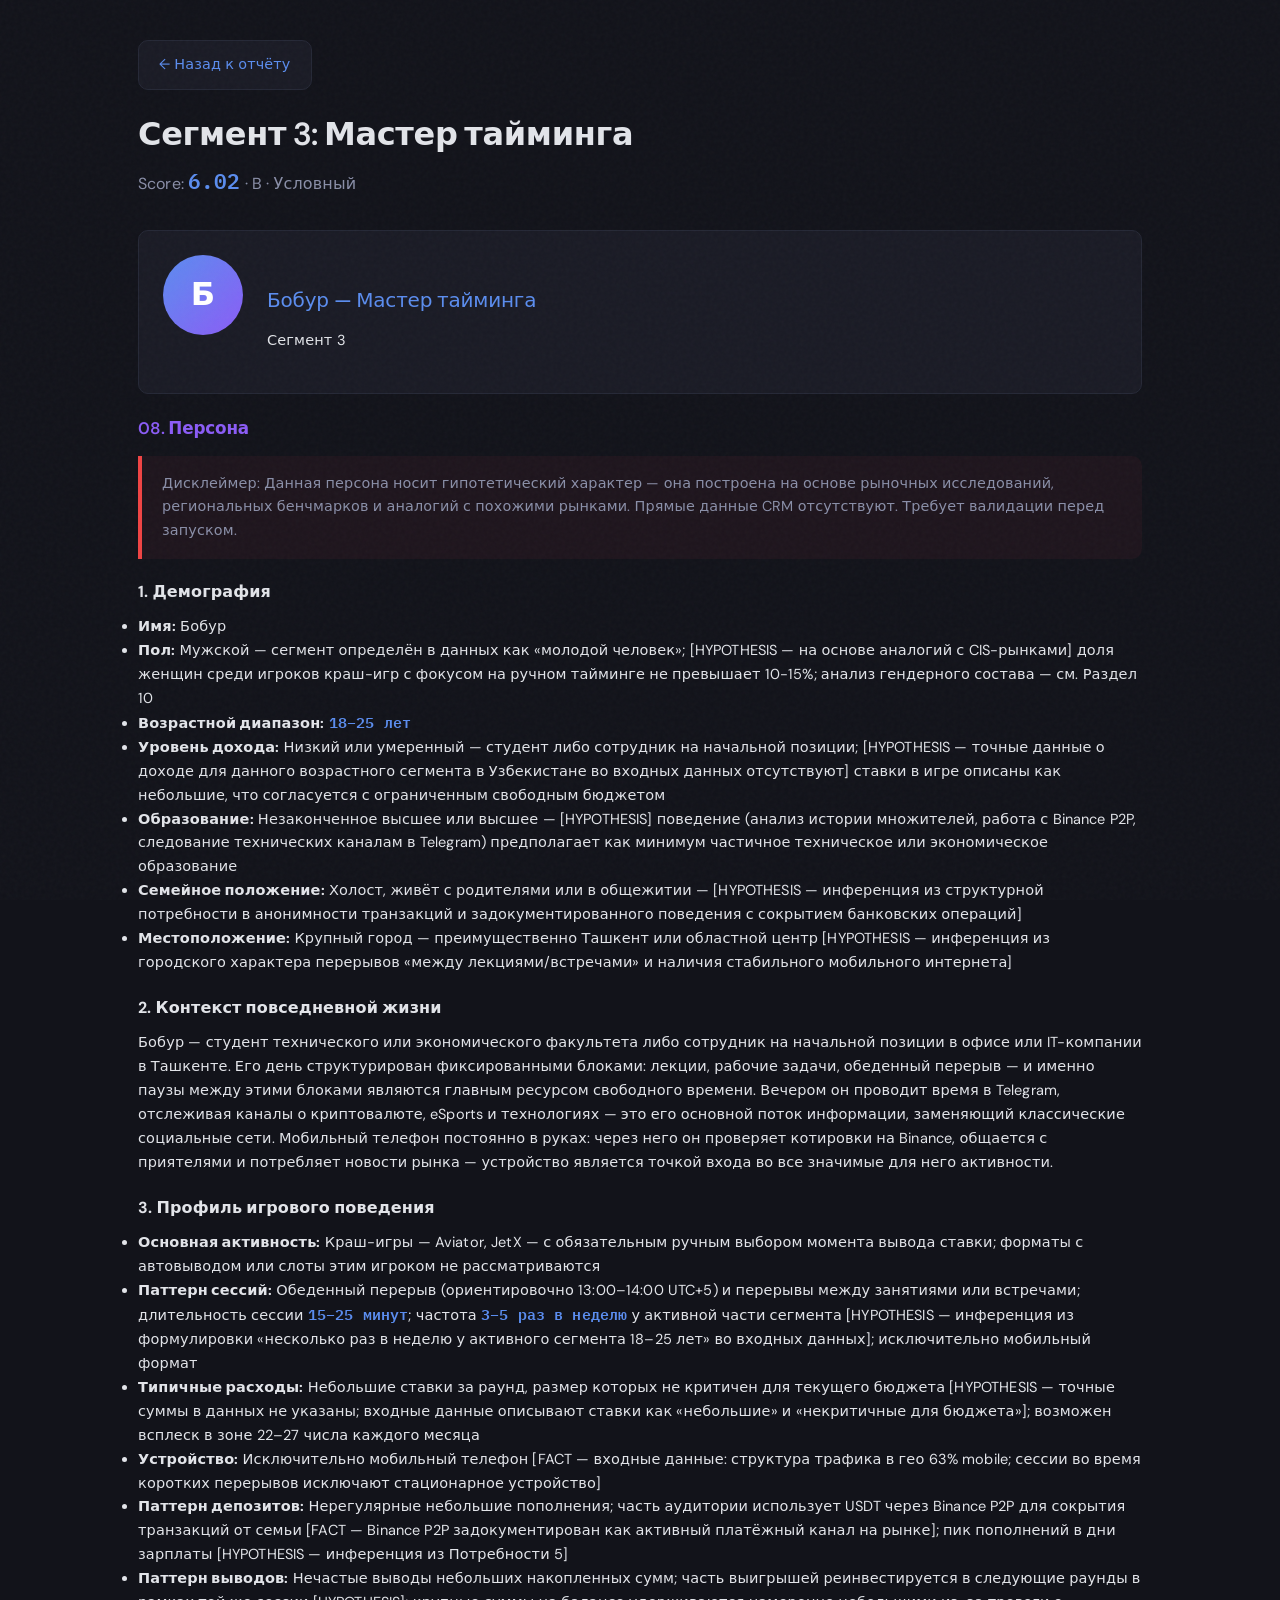
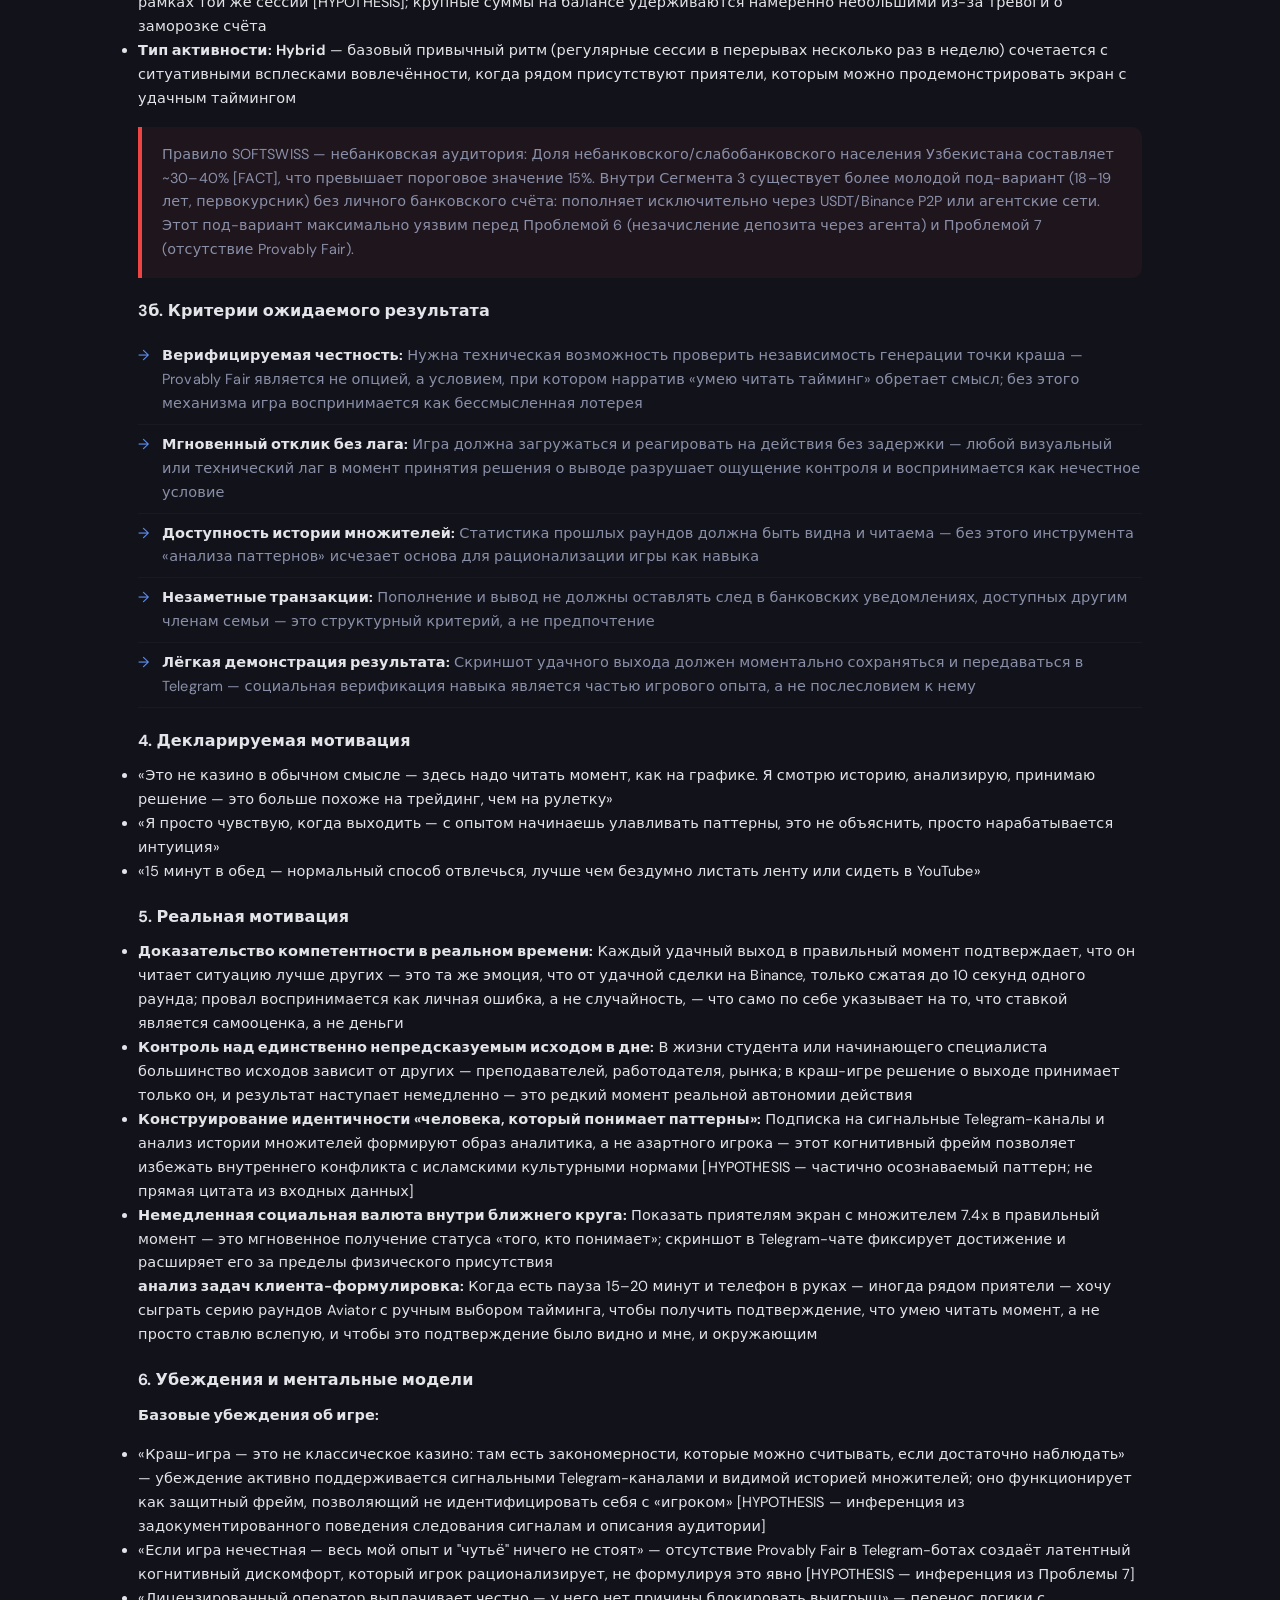
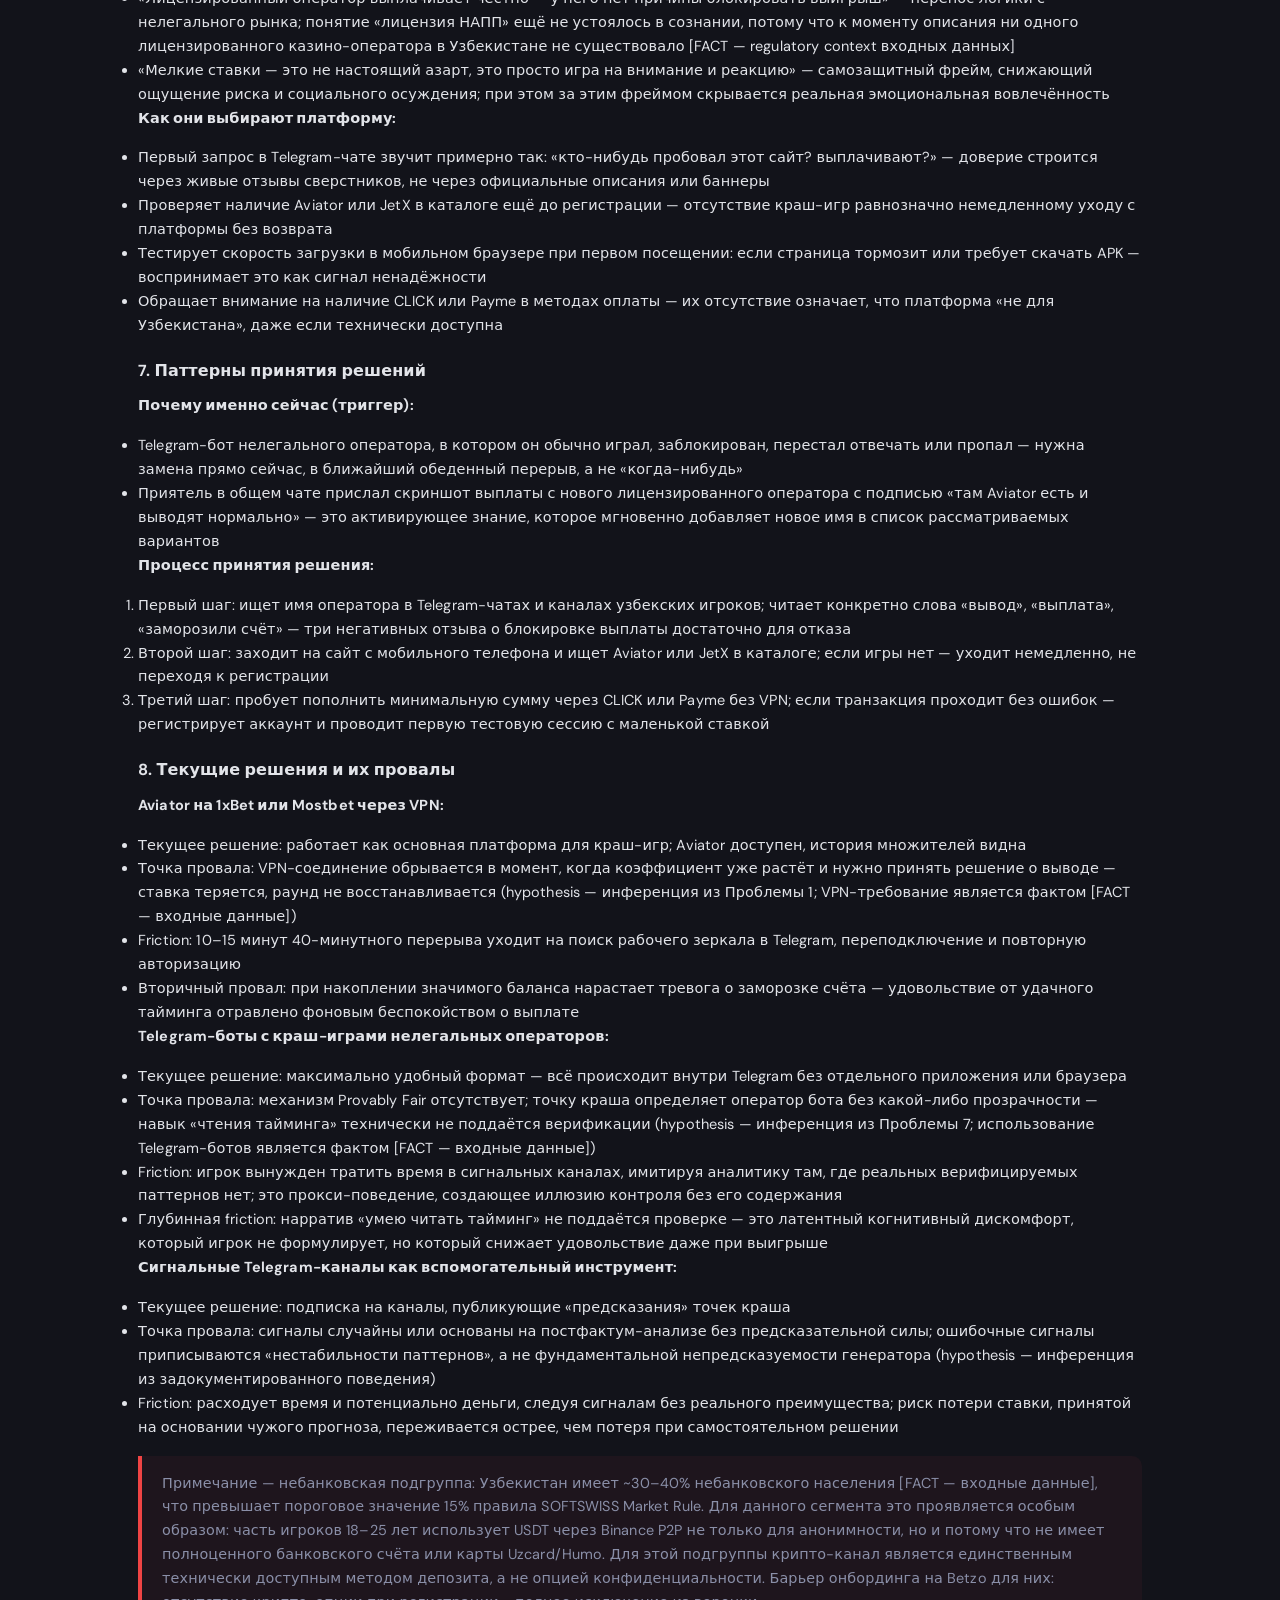
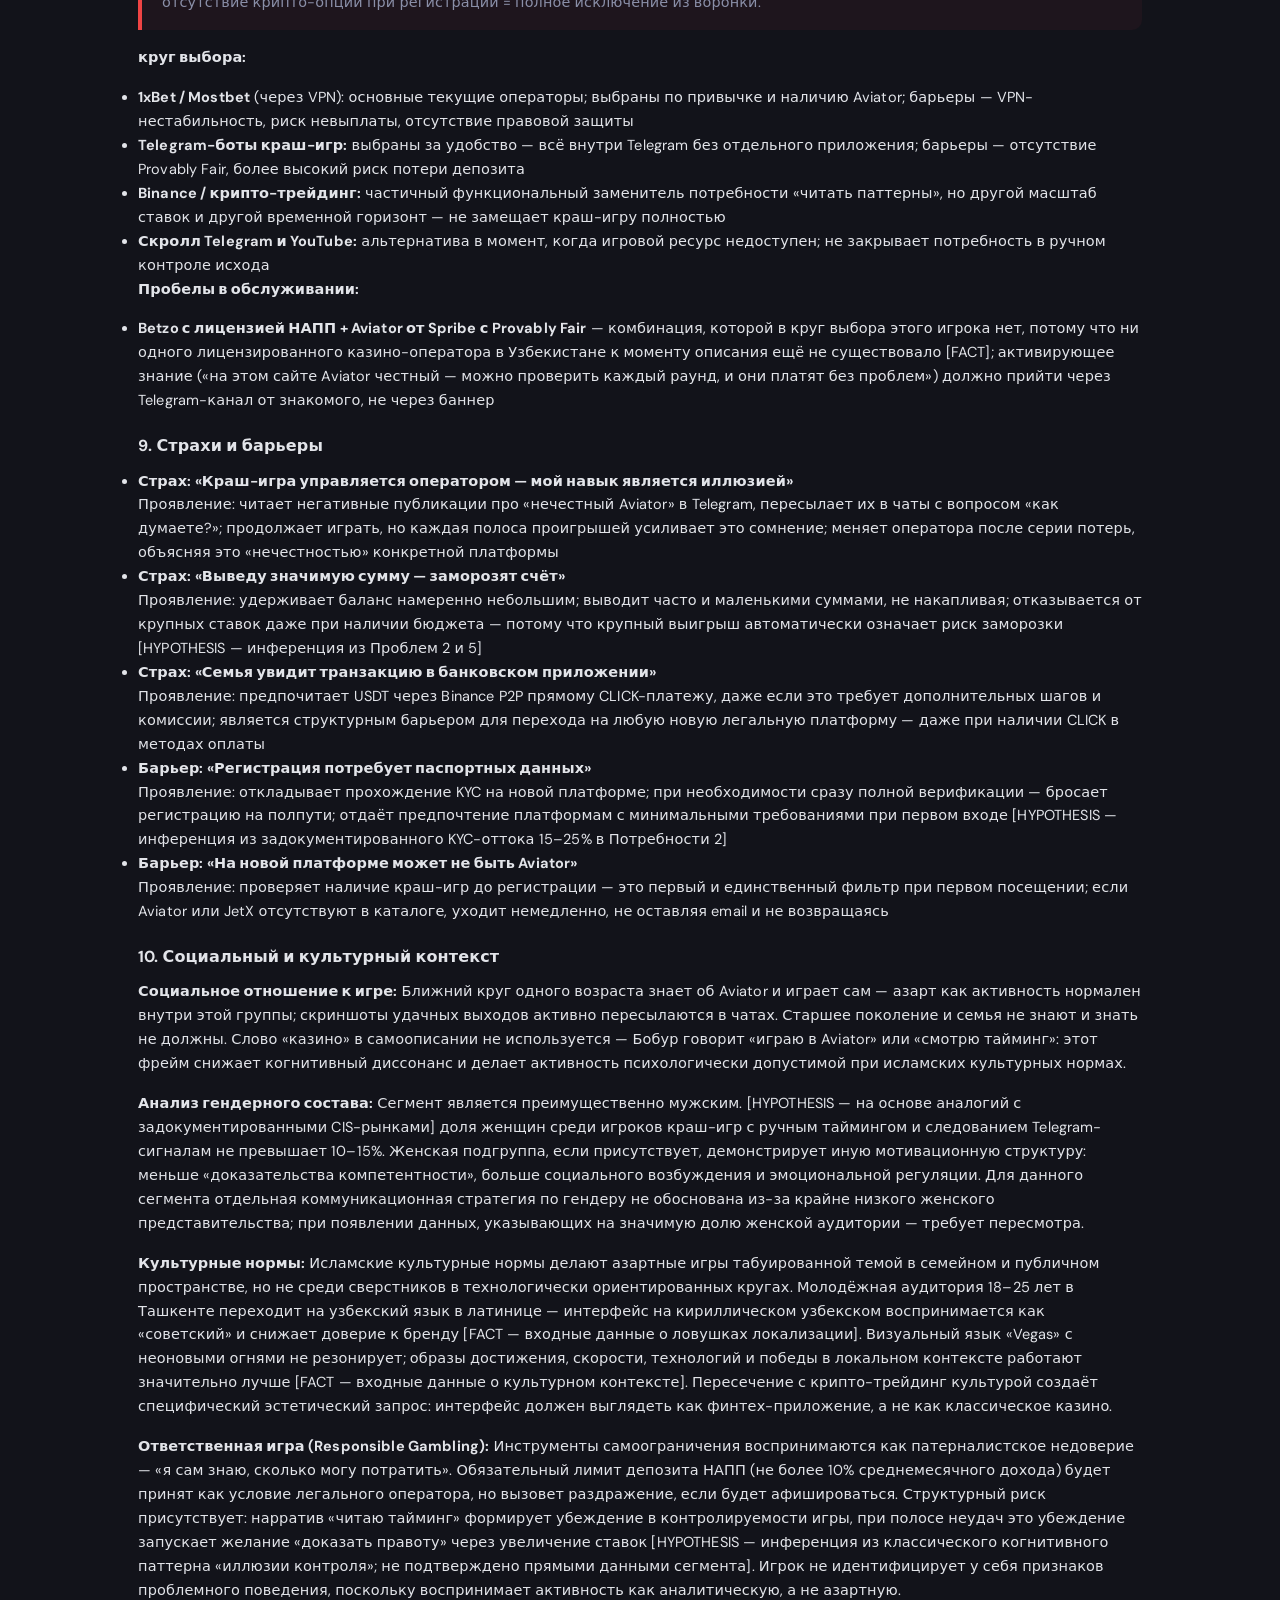
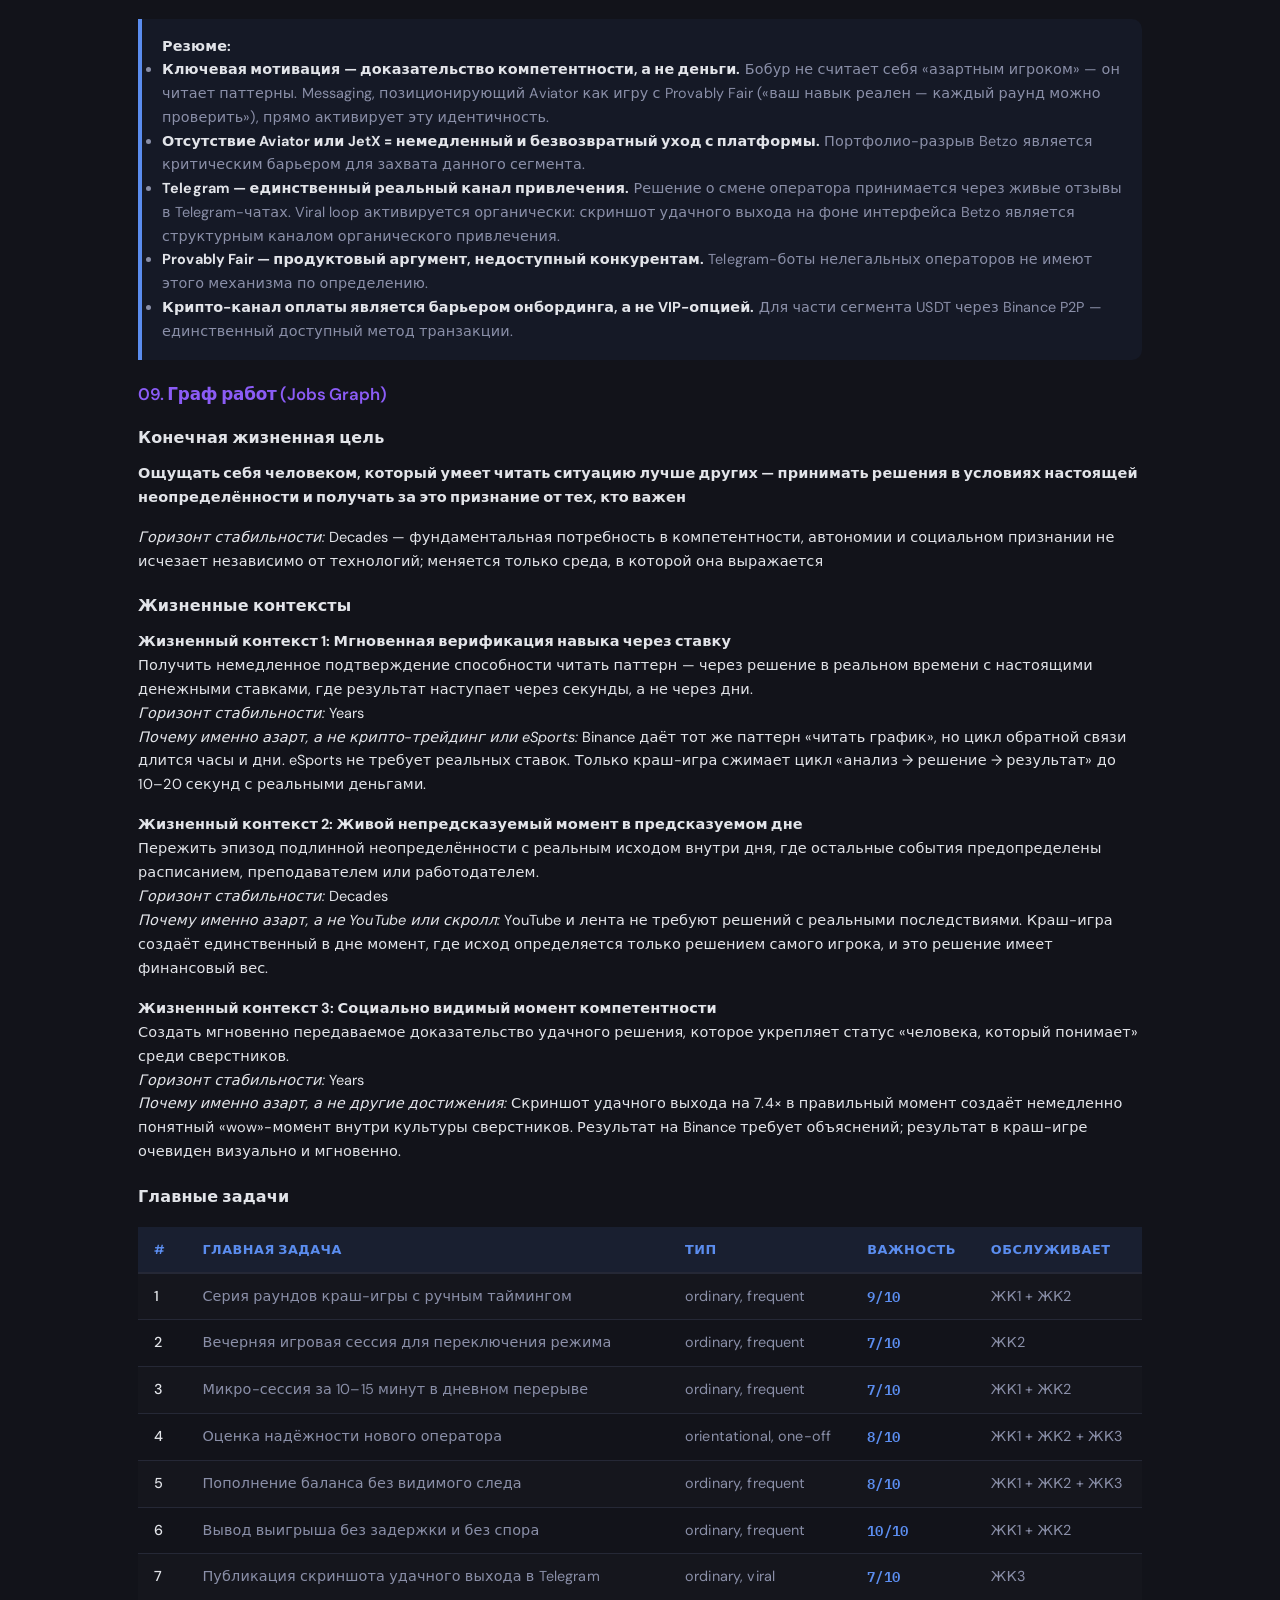
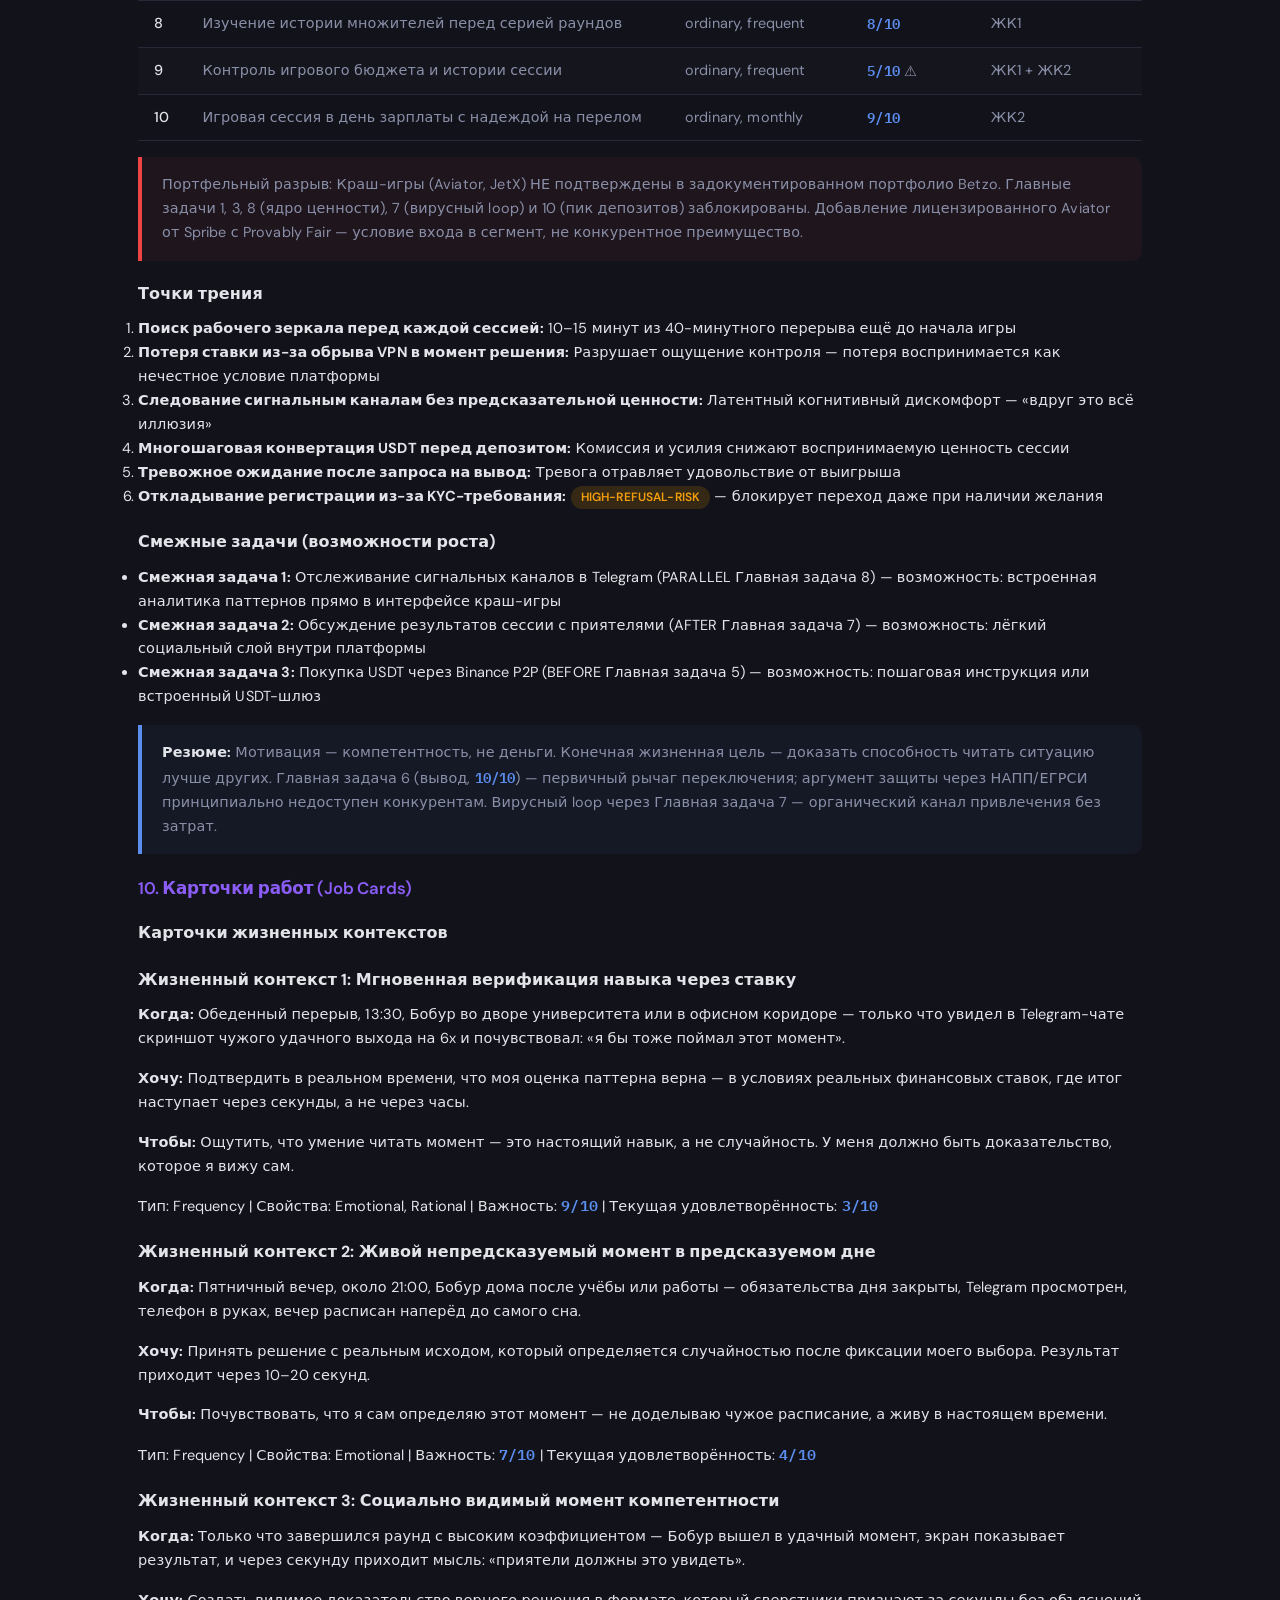
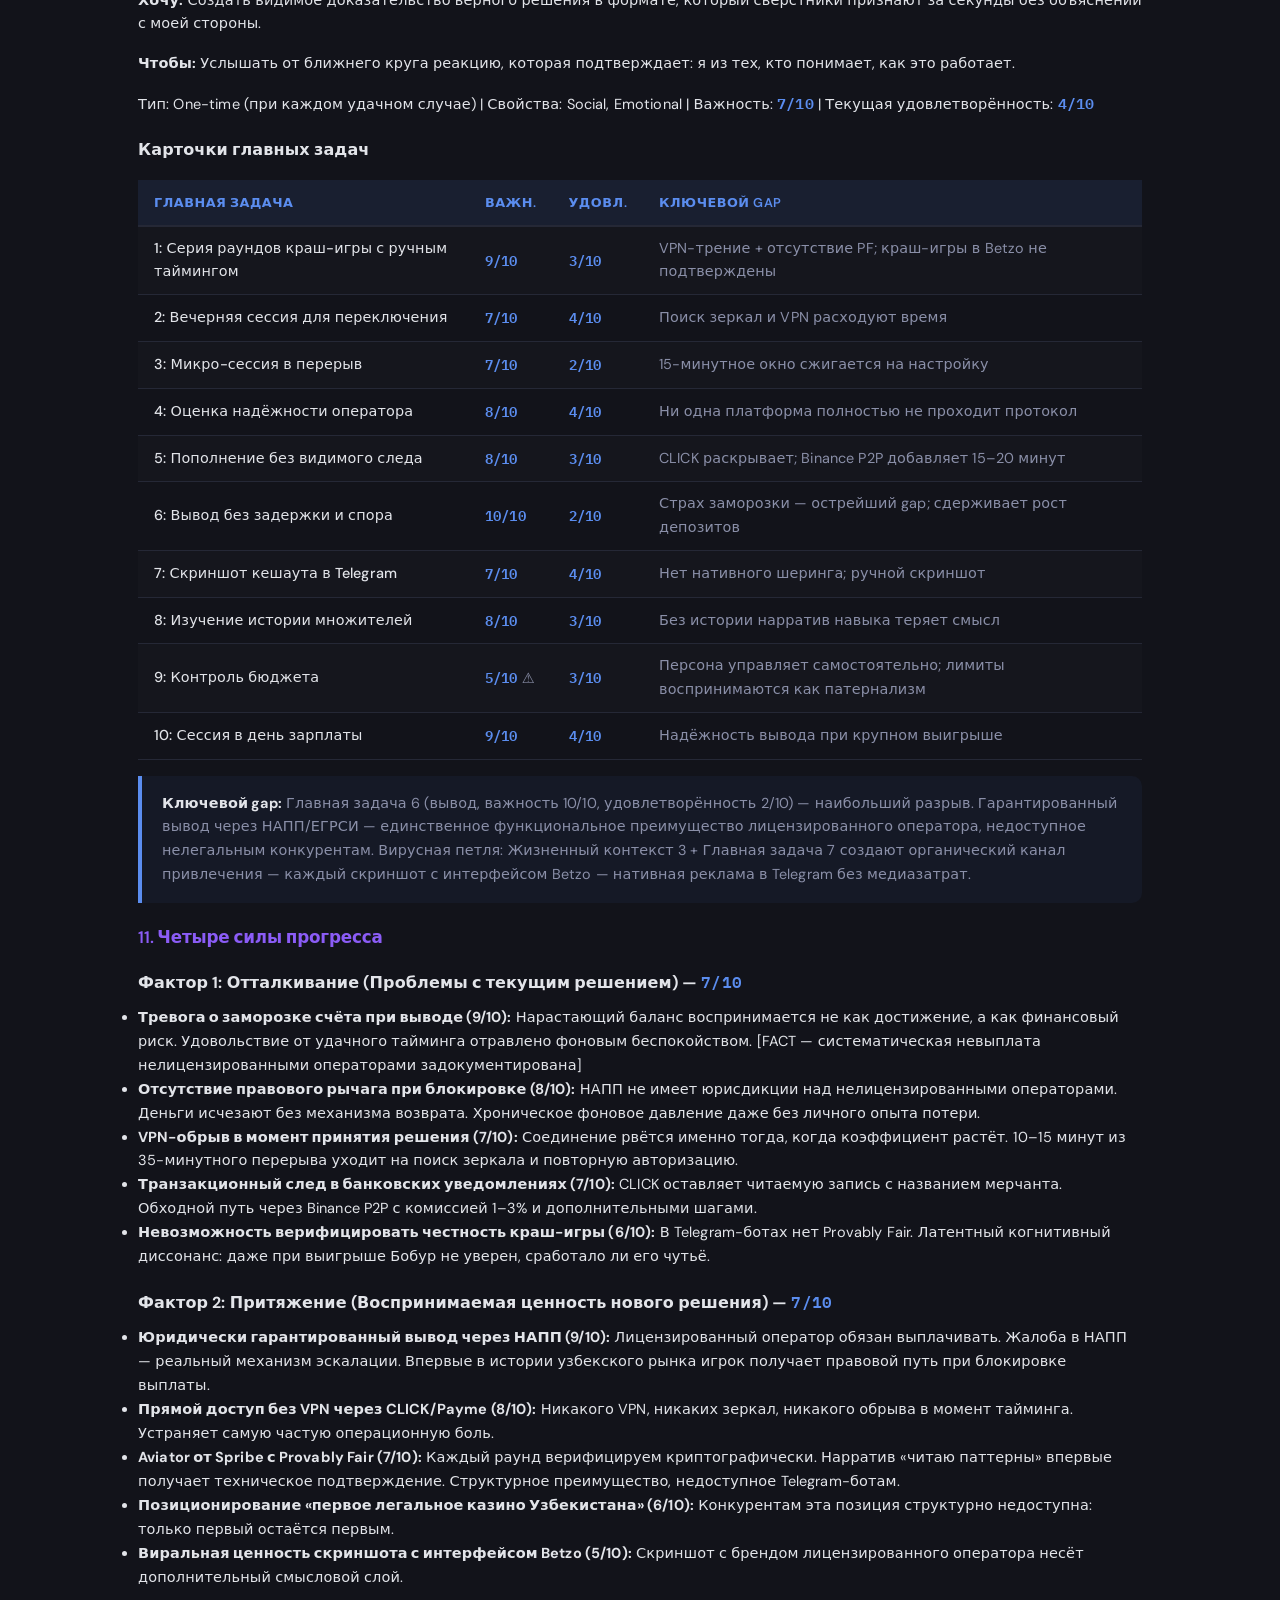
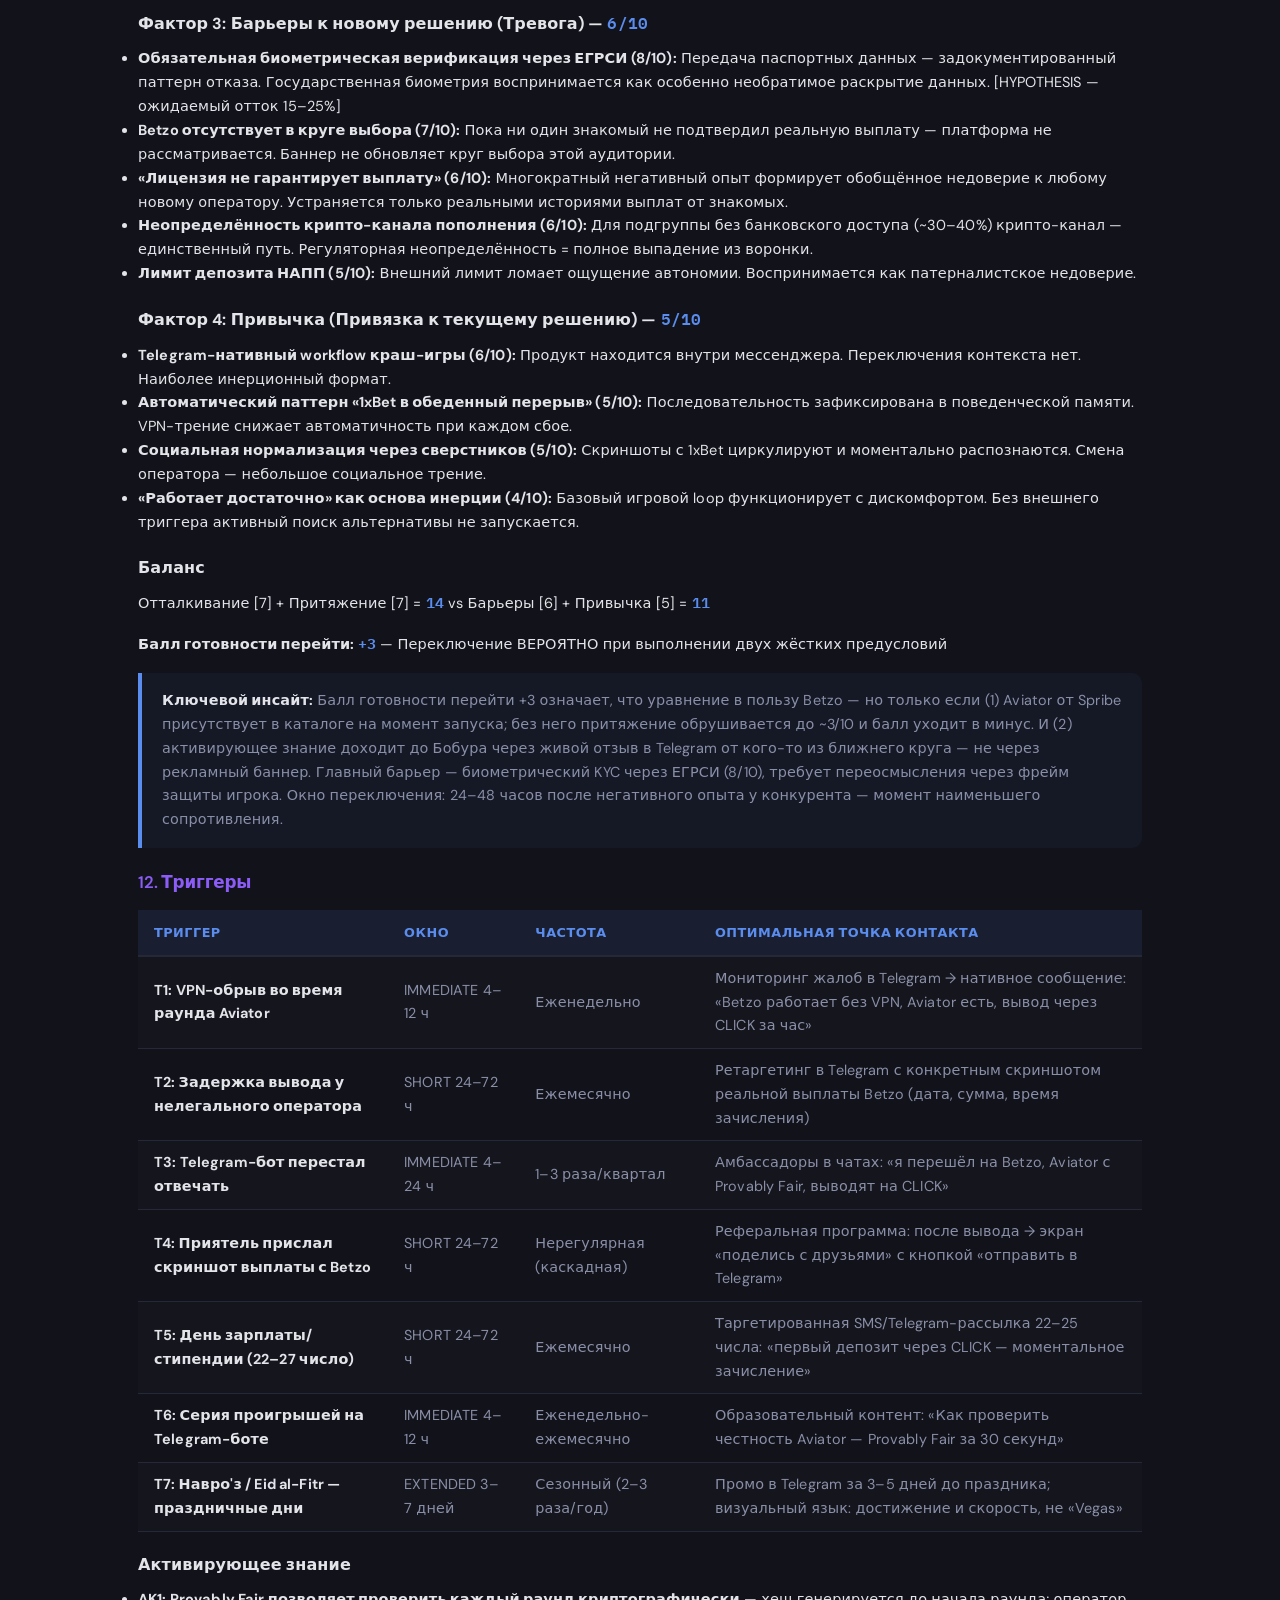
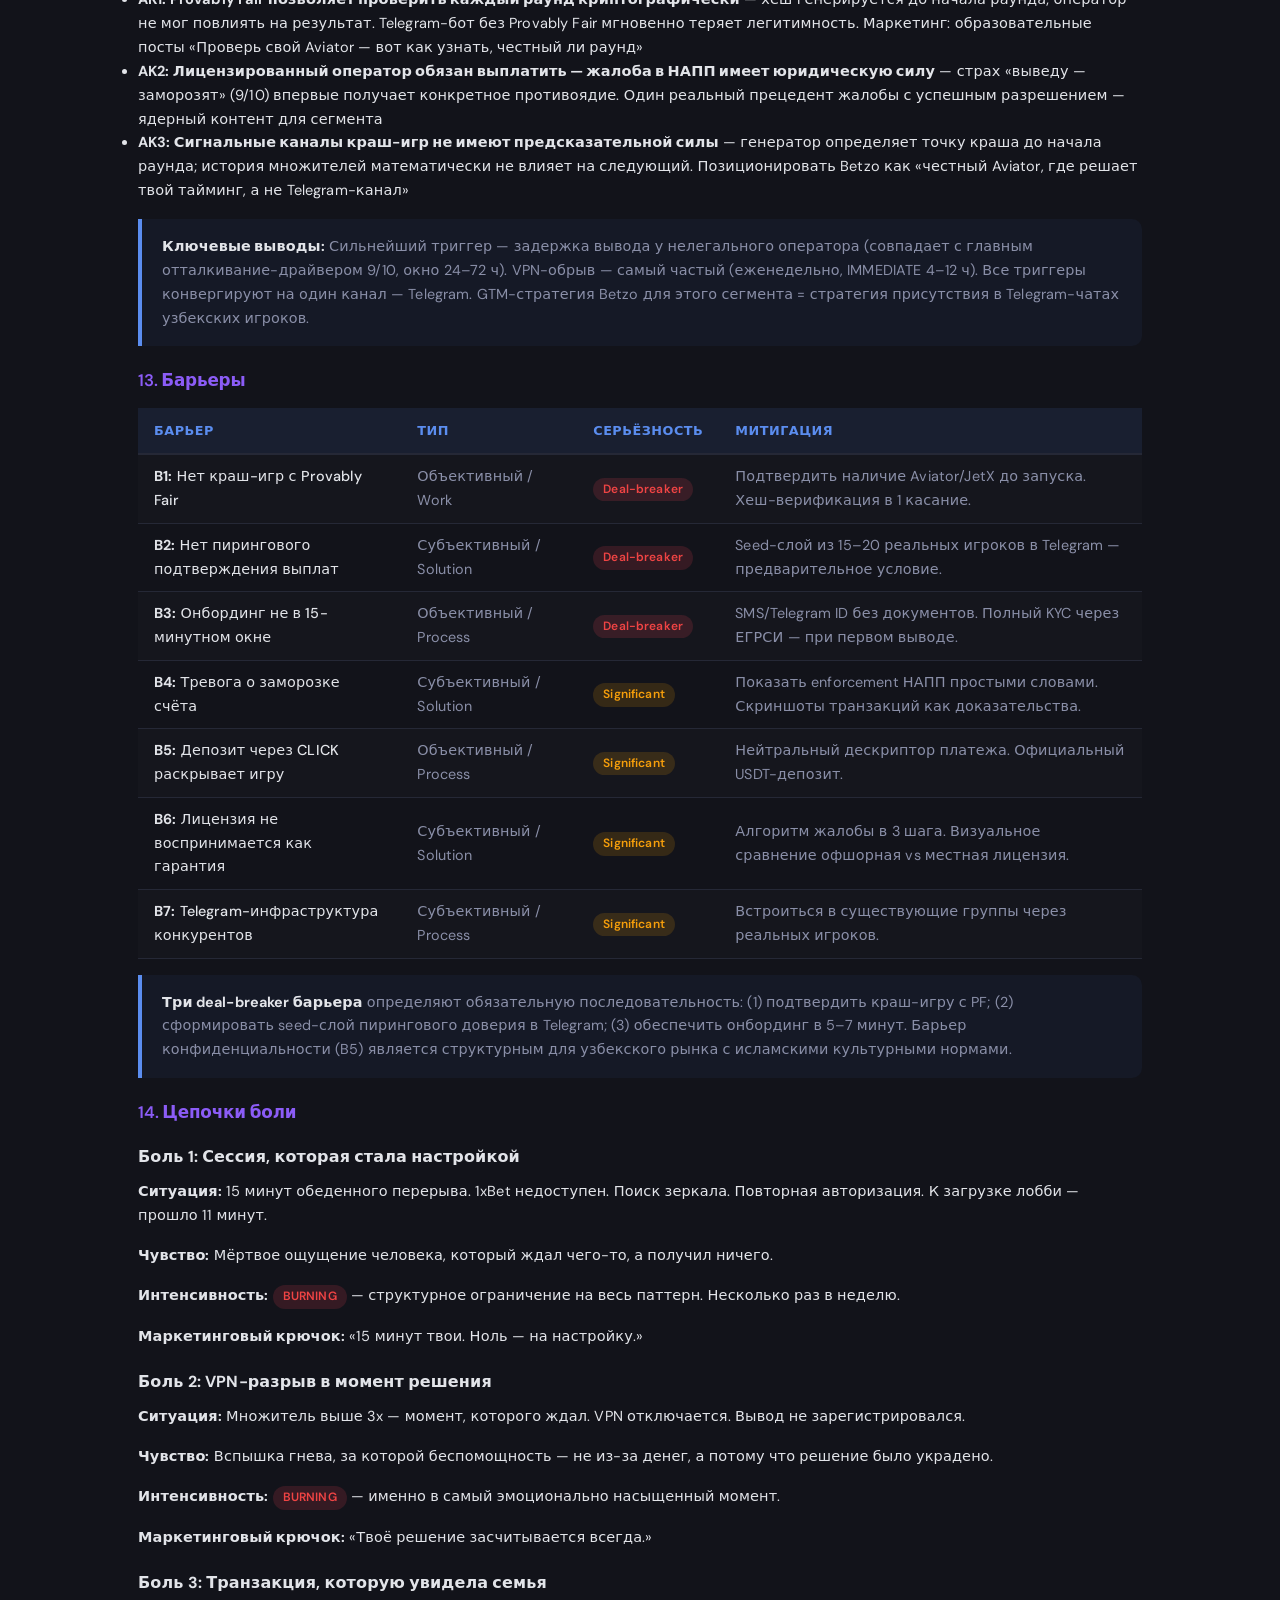
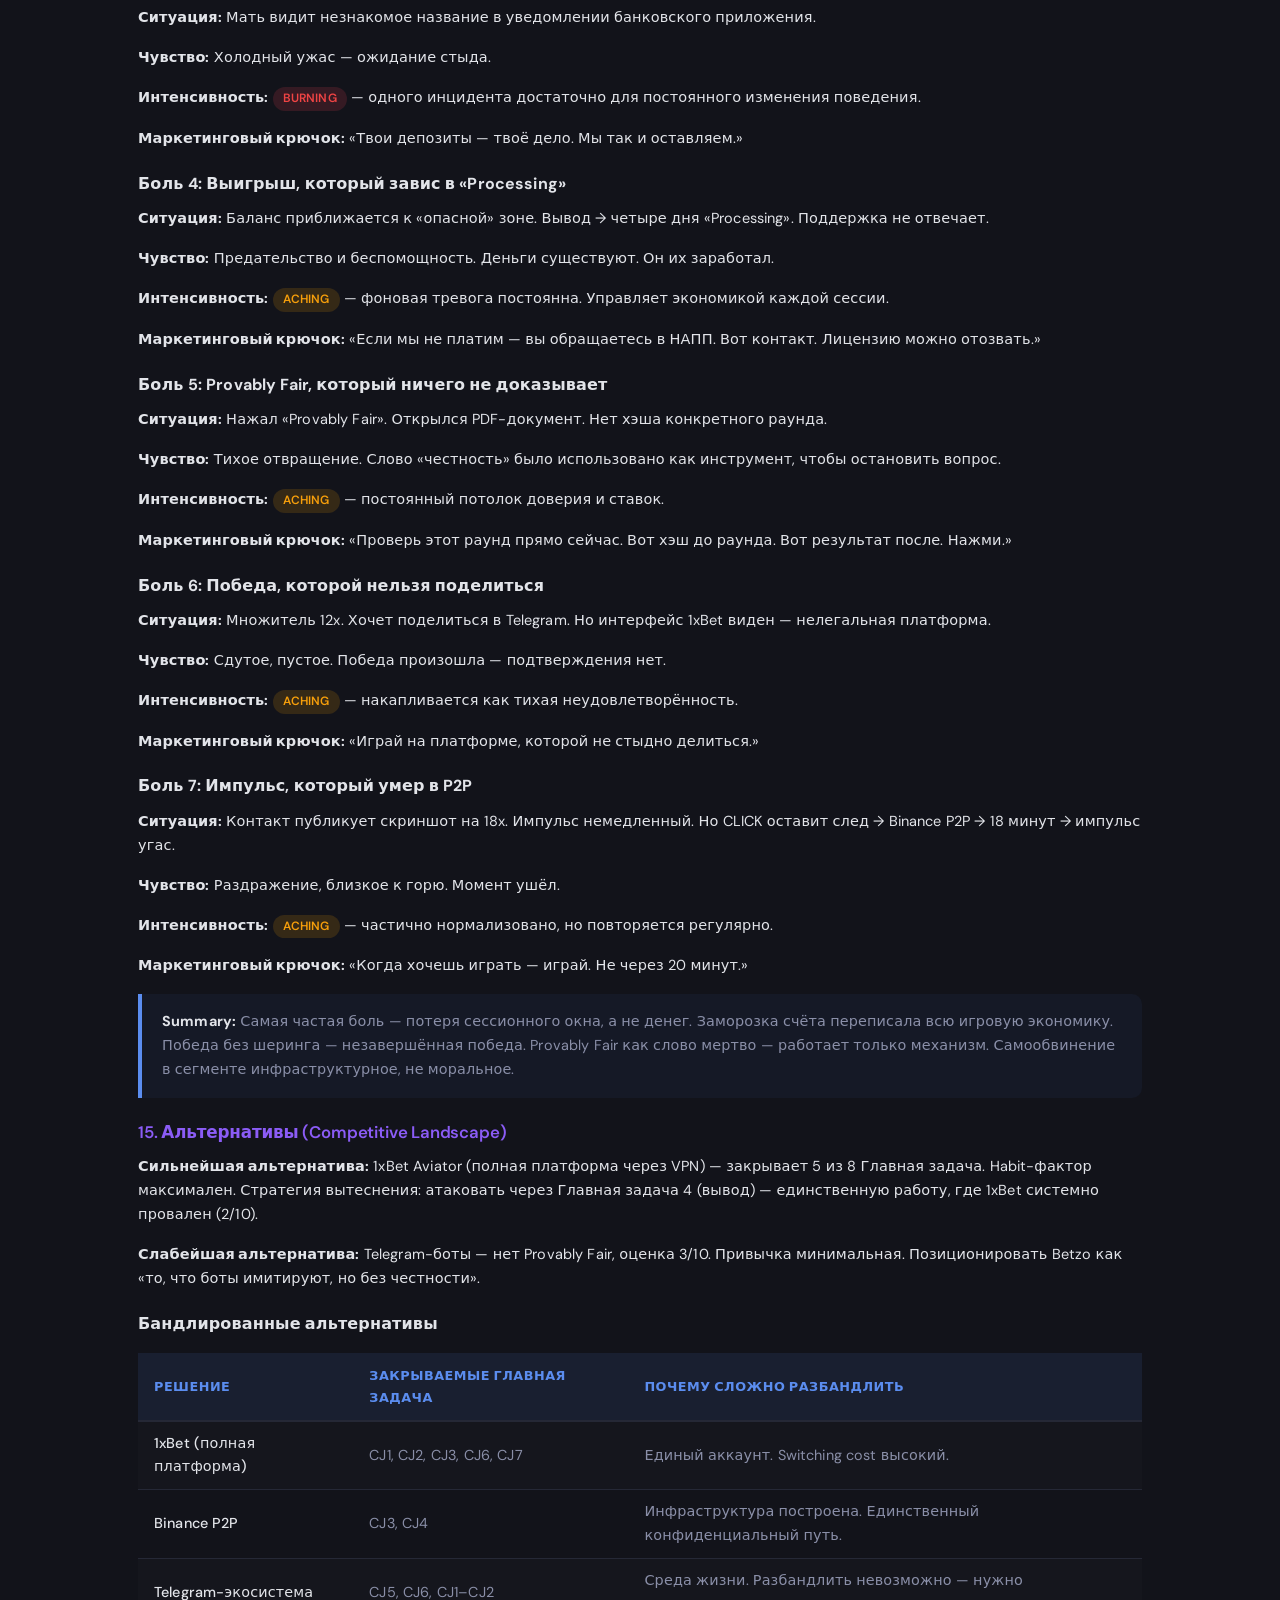
<file: segment-3.html>
<!DOCTYPE html>
<html lang="ru">
<head>
<meta charset="UTF-8">
<meta name="viewport" content="width=device-width, initial-scale=1.0">
<title>Сегмент 3: Мастер тайминга — GTM Betzo</title>
<link rel="preconnect" href="https://fonts.googleapis.com">
<link href="https://fonts.googleapis.com/css2?family=DM+Sans:wght@400;500;600;700&family=IBM+Plex+Mono:wght@400;500&display=swap" rel="stylesheet">
<link rel="stylesheet" href="styles.css">
<style>
body{margin:0}
main{margin-left:0}
.back-link{display:inline-flex;align-items:center;gap:8px;padding:12px 20px;margin-bottom:24px;background:var(--bg-card);border:1px solid var(--border);border-radius:var(--radius);color:var(--accent);font-size:.9rem;transition:all .2s}
.back-link:hover{background:var(--bg-card-hover);text-decoration:none}
.seg-header{margin-bottom:32px}
.seg-header h1{font-size:2rem;margin-bottom:8px}
.seg-header .seg-meta{color:var(--text2);font-size:1rem}
.seg-header .seg-meta .metric{font-size:1.3rem}
h5{font-size:1rem;margin:20px 0 10px;color:var(--text)}
</style>
</head>
<body>
<main>
<div class="content">
<a href="index.html" class="back-link">← Назад к отчёту</a>
<div class="seg-header">
  <h1>Сегмент 3: Мастер тайминга</h1>
  <p class="seg-meta">Score: <span class="metric">6.02</span> · B · Условный</p>
</div>
<!-- Segment 3: Мастер тайминга — Full Inner HTML -->

<div class="persona-card">
  <div class="persona-avatar">Б</div>
  <div class="persona-info">
    <h3>Бобур — Мастер тайминга</h3>
    <p>Сегмент 3</p>
  </div>
</div>

<!-- ═══════════════════════════════════════════ -->
<!-- АУДИТОРИЯ -->
<!-- ═══════════════════════════════════════════ -->

<div class="segment-section">
<h4>08. Персона</h4>

<div class="callout warning">Дисклеймер: Данная персона носит гипотетический характер — она построена на основе рыночных исследований, региональных бенчмарков и аналогий с похожими рынками. Прямые данные CRM отсутствуют. Требует валидации перед запуском.</div>

<h5>1. Демография</h5>
<ul>
<li><strong>Имя:</strong> Бобур</li>
<li><strong>Пол:</strong> Мужской — сегмент определён в данных как «молодой человек»; [HYPOTHESIS — на основе аналогий с CIS-рынками] доля женщин среди игроков краш-игр с фокусом на ручном тайминге не превышает 10-15%; анализ гендерного состава — см. Раздел 10</li>
<li><strong>Возрастной диапазон:</strong> <span class="metric">18–25 лет</span></li>
<li><strong>Уровень дохода:</strong> Низкий или умеренный — студент либо сотрудник на начальной позиции; [HYPOTHESIS — точные данные о доходе для данного возрастного сегмента в Узбекистане во входных данных отсутствуют] ставки в игре описаны как небольшие, что согласуется с ограниченным свободным бюджетом</li>
<li><strong>Образование:</strong> Незаконченное высшее или высшее — [HYPOTHESIS] поведение (анализ истории множителей, работа с Binance P2P, следование технических каналам в Telegram) предполагает как минимум частичное техническое или экономическое образование</li>
<li><strong>Семейное положение:</strong> Холост, живёт с родителями или в общежитии — [HYPOTHESIS — инференция из структурной потребности в анонимности транзакций и задокументированного поведения с сокрытием банковских операций]</li>
<li><strong>Местоположение:</strong> Крупный город — преимущественно Ташкент или областной центр [HYPOTHESIS — инференция из городского характера перерывов «между лекциями/встречами» и наличия стабильного мобильного интернета]</li>
</ul>

<h5>2. Контекст повседневной жизни</h5>
<p>Бобур — студент технического или экономического факультета либо сотрудник на начальной позиции в офисе или IT-компании в Ташкенте. Его день структурирован фиксированными блоками: лекции, рабочие задачи, обеденный перерыв — и именно паузы между этими блоками являются главным ресурсом свободного времени. Вечером он проводит время в Telegram, отслеживая каналы о криптовалюте, eSports и технологиях — это его основной поток информации, заменяющий классические социальные сети. Мобильный телефон постоянно в руках: через него он проверяет котировки на Binance, общается с приятелями и потребляет новости рынка — устройство является точкой входа во все значимые для него активности.</p>

<h5>3. Профиль игрового поведения</h5>
<ul>
<li><strong>Основная активность:</strong> Краш-игры — Aviator, JetX — с обязательным ручным выбором момента вывода ставки; форматы с автовыводом или слоты этим игроком не рассматриваются</li>
<li><strong>Паттерн сессий:</strong> Обеденный перерыв (ориентировочно 13:00–14:00 UTC+5) и перерывы между занятиями или встречами; длительность сессии <span class="metric">15–25 минут</span>; частота <span class="metric">3–5 раз в неделю</span> у активной части сегмента [HYPOTHESIS — инференция из формулировки «несколько раз в неделю у активного сегмента 18–25 лет» во входных данных]; исключительно мобильный формат</li>
<li><strong>Типичные расходы:</strong> Небольшие ставки за раунд, размер которых не критичен для текущего бюджета [HYPOTHESIS — точные суммы в данных не указаны; входные данные описывают ставки как «небольшие» и «некритичные для бюджета»]; возможен всплеск в зоне 22–27 числа каждого месяца</li>
<li><strong>Устройство:</strong> Исключительно мобильный телефон [FACT — входные данные: структура трафика в гео 63% mobile; сессии во время коротких перерывов исключают стационарное устройство]</li>
<li><strong>Паттерн депозитов:</strong> Нерегулярные небольшие пополнения; часть аудитории использует USDT через Binance P2P для сокрытия транзакций от семьи [FACT — Binance P2P задокументирован как активный платёжный канал на рынке]; пик пополнений в дни зарплаты [HYPOTHESIS — инференция из Потребности 5]</li>
<li><strong>Паттерн выводов:</strong> Нечастые выводы небольших накопленных сумм; часть выигрышей реинвестируется в следующие раунды в рамках той же сессии [HYPOTHESIS]; крупные суммы на балансе удерживаются намеренно небольшими из-за тревоги о заморозке счёта</li>
<li><strong>Тип активности:</strong> <strong>Hybrid</strong> — базовый привычный ритм (регулярные сессии в перерывах несколько раз в неделю) сочетается с ситуативными всплесками вовлечённости, когда рядом присутствуют приятели, которым можно продемонстрировать экран с удачным таймингом</li>
</ul>

<div class="callout warning">Правило SOFTSWISS — небанковская аудитория: Доля небанковского/слабобанковского населения Узбекистана составляет ~30–40% [FACT], что превышает пороговое значение 15%. Внутри Сегмента 3 существует более молодой под-вариант (18–19 лет, первокурсник) без личного банковского счёта: пополняет исключительно через USDT/Binance P2P или агентские сети. Этот под-вариант максимально уязвим перед Проблемой 6 (незачисление депозита через агента) и Проблемой 7 (отсутствие Provably Fair).</div>

<h5>3б. Критерии ожидаемого результата</h5>
<ul class="feature-list">
<li><strong>Верифицируемая честность:</strong> Нужна техническая возможность проверить независимость генерации точки краша — Provably Fair является не опцией, а условием, при котором нарратив «умею читать тайминг» обретает смысл; без этого механизма игра воспринимается как бессмысленная лотерея</li>
<li><strong>Мгновенный отклик без лага:</strong> Игра должна загружаться и реагировать на действия без задержки — любой визуальный или технический лаг в момент принятия решения о выводе разрушает ощущение контроля и воспринимается как нечестное условие</li>
<li><strong>Доступность истории множителей:</strong> Статистика прошлых раундов должна быть видна и читаема — без этого инструмента «анализа паттернов» исчезает основа для рационализации игры как навыка</li>
<li><strong>Незаметные транзакции:</strong> Пополнение и вывод не должны оставлять след в банковских уведомлениях, доступных другим членам семьи — это структурный критерий, а не предпочтение</li>
<li><strong>Лёгкая демонстрация результата:</strong> Скриншот удачного выхода должен моментально сохраняться и передаваться в Telegram — социальная верификация навыка является частью игрового опыта, а не послесловием к нему</li>
</ul>

<h5>4. Декларируемая мотивация</h5>
<ul>
<li>«Это не казино в обычном смысле — здесь надо читать момент, как на графике. Я смотрю историю, анализирую, принимаю решение — это больше похоже на трейдинг, чем на рулетку»</li>
<li>«Я просто чувствую, когда выходить — с опытом начинаешь улавливать паттерны, это не объяснить, просто нарабатывается интуиция»</li>
<li>«15 минут в обед — нормальный способ отвлечься, лучше чем бездумно листать ленту или сидеть в YouTube»</li>
</ul>

<h5>5. Реальная мотивация</h5>
<ul>
<li><strong>Доказательство компетентности в реальном времени:</strong> Каждый удачный выход в правильный момент подтверждает, что он читает ситуацию лучше других — это та же эмоция, что от удачной сделки на Binance, только сжатая до 10 секунд одного раунда; провал воспринимается как личная ошибка, а не случайность, — что само по себе указывает на то, что ставкой является самооценка, а не деньги</li>
<li><strong>Контроль над единственно непредсказуемым исходом в дне:</strong> В жизни студента или начинающего специалиста большинство исходов зависит от других — преподавателей, работодателя, рынка; в краш-игре решение о выходе принимает только он, и результат наступает немедленно — это редкий момент реальной автономии действия</li>
<li><strong>Конструирование идентичности «человека, который понимает паттерны»:</strong> Подписка на сигнальные Telegram-каналы и анализ истории множителей формируют образ аналитика, а не азартного игрока — этот когнитивный фрейм позволяет избежать внутреннего конфликта с исламскими культурными нормами [HYPOTHESIS — частично осознаваемый паттерн; не прямая цитата из входных данных]</li>
<li><strong>Немедленная социальная валюта внутри ближнего круга:</strong> Показать приятелям экран с множителем 7.4x в правильный момент — это мгновенное получение статуса «того, кто понимает»; скриншот в Telegram-чате фиксирует достижение и расширяет его за пределы физического присутствия</li>
</ul>

<p><strong>анализ задач клиента-формулировка:</strong> Когда есть пауза 15–20 минут и телефон в руках — иногда рядом приятели — хочу сыграть серию раундов Aviator с ручным выбором тайминга, чтобы получить подтверждение, что умею читать момент, а не просто ставлю вслепую, и чтобы это подтверждение было видно и мне, и окружающим</p>

<h5>6. Убеждения и ментальные модели</h5>
<p><strong>Базовые убеждения об игре:</strong></p>
<ul>
<li>«Краш-игра — это не классическое казино: там есть закономерности, которые можно считывать, если достаточно наблюдать» — убеждение активно поддерживается сигнальными Telegram-каналами и видимой историей множителей; оно функционирует как защитный фрейм, позволяющий не идентифицировать себя с «игроком» [HYPOTHESIS — инференция из задокументированного поведения следования сигналам и описания аудитории]</li>
<li>«Если игра нечестная — весь мой опыт и "чутьё" ничего не стоят» — отсутствие Provably Fair в Telegram-ботах создаёт латентный когнитивный дискомфорт, который игрок рационализирует, не формулируя это явно [HYPOTHESIS — инференция из Проблемы 7]</li>
<li>«Лицензированный оператор выплачивает честно — у него нет причины блокировать выигрыш» — перенос логики с нелегального рынка; понятие «лицензия НАПП» ещё не устоялось в сознании, потому что к моменту описания ни одного лицензированного казино-оператора в Узбекистане не существовало [FACT — regulatory context входных данных]</li>
<li>«Мелкие ставки — это не настоящий азарт, это просто игра на внимание и реакцию» — самозащитный фрейм, снижающий ощущение риска и социального осуждения; при этом за этим фреймом скрывается реальная эмоциональная вовлечённость</li>
</ul>
<p><strong>Как они выбирают платформу:</strong></p>
<ul>
<li>Первый запрос в Telegram-чате звучит примерно так: «кто-нибудь пробовал этот сайт? выплачивают?» — доверие строится через живые отзывы сверстников, не через официальные описания или баннеры</li>
<li>Проверяет наличие Aviator или JetX в каталоге ещё до регистрации — отсутствие краш-игр равнозначно немедленному уходу с платформы без возврата</li>
<li>Тестирует скорость загрузки в мобильном браузере при первом посещении: если страница тормозит или требует скачать APK — воспринимает это как сигнал ненадёжности</li>
<li>Обращает внимание на наличие CLICK или Payme в методах оплаты — их отсутствие означает, что платформа «не для Узбекистана», даже если технически доступна</li>
</ul>

<h5>7. Паттерны принятия решений</h5>
<p><strong>Почему именно сейчас (триггер):</strong></p>
<ul>
<li>Telegram-бот нелегального оператора, в котором он обычно играл, заблокирован, перестал отвечать или пропал — нужна замена прямо сейчас, в ближайший обеденный перерыв, а не «когда-нибудь»</li>
<li>Приятель в общем чате прислал скриншот выплаты с нового лицензированного оператора с подписью «там Aviator есть и выводят нормально» — это активирующее знание, которое мгновенно добавляет новое имя в список рассматриваемых вариантов</li>
</ul>
<p><strong>Процесс принятия решения:</strong></p>
<ol>
<li>Первый шаг: ищет имя оператора в Telegram-чатах и каналах узбекских игроков; читает конкретно слова «вывод», «выплата», «заморозили счёт» — три негативных отзыва о блокировке выплаты достаточно для отказа</li>
<li>Второй шаг: заходит на сайт с мобильного телефона и ищет Aviator или JetX в каталоге; если игры нет — уходит немедленно, не переходя к регистрации</li>
<li>Третий шаг: пробует пополнить минимальную сумму через CLICK или Payme без VPN; если транзакция проходит без ошибок — регистрирует аккаунт и проводит первую тестовую сессию с маленькой ставкой</li>
</ol>

<h5>8. Текущие решения и их провалы</h5>

<p><strong>Aviator на 1xBet или Mostbet через VPN:</strong></p>
<ul>
<li>Текущее решение: работает как основная платформа для краш-игр; Aviator доступен, история множителей видна</li>
<li>Точка провала: VPN-соединение обрывается в момент, когда коэффициент уже растёт и нужно принять решение о выводе — ставка теряется, раунд не восстанавливается (hypothesis — инференция из Проблемы 1; VPN-требование является фактом [FACT — входные данные])</li>
<li>Friction: 10–15 минут 40-минутного перерыва уходит на поиск рабочего зеркала в Telegram, переподключение и повторную авторизацию</li>
<li>Вторичный провал: при накоплении значимого баланса нарастает тревога о заморозке счёта — удовольствие от удачного тайминга отравлено фоновым беспокойством о выплате</li>
</ul>

<p><strong>Telegram-боты с краш-играми нелегальных операторов:</strong></p>
<ul>
<li>Текущее решение: максимально удобный формат — всё происходит внутри Telegram без отдельного приложения или браузера</li>
<li>Точка провала: механизм Provably Fair отсутствует; точку краша определяет оператор бота без какой-либо прозрачности — навык «чтения тайминга» технически не поддаётся верификации (hypothesis — инференция из Проблемы 7; использование Telegram-ботов является фактом [FACT — входные данные])</li>
<li>Friction: игрок вынужден тратить время в сигнальных каналах, имитируя аналитику там, где реальных верифицируемых паттернов нет; это прокси-поведение, создающее иллюзию контроля без его содержания</li>
<li>Глубинная friction: нарратив «умею читать тайминг» не поддаётся проверке — это латентный когнитивный дискомфорт, который игрок не формулирует, но который снижает удовольствие даже при выигрыше</li>
</ul>

<p><strong>Сигнальные Telegram-каналы как вспомогательный инструмент:</strong></p>
<ul>
<li>Текущее решение: подписка на каналы, публикующие «предсказания» точек краша</li>
<li>Точка провала: сигналы случайны или основаны на постфактум-анализе без предсказательной силы; ошибочные сигналы приписываются «нестабильности паттернов», а не фундаментальной непредсказуемости генератора (hypothesis — инференция из задокументированного поведения)</li>
<li>Friction: расходует время и потенциально деньги, следуя сигналам без реального преимущества; риск потери ставки, принятой на основании чужого прогноза, переживается острее, чем потеря при самостоятельном решении</li>
</ul>

<div class="callout warning">Примечание — небанковская подгруппа: Узбекистан имеет ~30–40% небанковского населения [FACT — входные данные], что превышает пороговое значение 15% правила SOFTSWISS Market Rule. Для данного сегмента это проявляется особым образом: часть игроков 18–25 лет использует USDT через Binance P2P не только для анонимности, но и потому что не имеет полноценного банковского счёта или карты Uzcard/Humo. Для этой подгруппы крипто-канал является единственным технически доступным методом депозита, а не опцией конфиденциальности. Барьер онбординга на Betzo для них: отсутствие крипто-опции при регистрации = полное исключение из воронки.</div>

<p><strong>круг выбора:</strong></p>
<ul>
<li><strong>1xBet / Mostbet</strong> (через VPN): основные текущие операторы; выбраны по привычке и наличию Aviator; барьеры — VPN-нестабильность, риск невыплаты, отсутствие правовой защиты</li>
<li><strong>Telegram-боты краш-игр:</strong> выбраны за удобство — всё внутри Telegram без отдельного приложения; барьеры — отсутствие Provably Fair, более высокий риск потери депозита</li>
<li><strong>Binance / крипто-трейдинг:</strong> частичный функциональный заменитель потребности «читать паттерны», но другой масштаб ставок и другой временной горизонт — не замещает краш-игру полностью</li>
<li><strong>Скролл Telegram и YouTube:</strong> альтернатива в момент, когда игровой ресурс недоступен; не закрывает потребность в ручном контроле исхода</li>
</ul>

<p><strong>Пробелы в обслуживании:</strong></p>
<ul>
<li><strong>Betzo с лицензией НАПП + Aviator от Spribe с Provably Fair</strong> — комбинация, которой в круг выбора этого игрока нет, потому что ни одного лицензированного казино-оператора в Узбекистане к моменту описания ещё не существовало [FACT]; активирующее знание («на этом сайте Aviator честный — можно проверить каждый раунд, и они платят без проблем») должно прийти через Telegram-канал от знакомого, не через баннер</li>
</ul>

<h5>9. Страхи и барьеры</h5>
<ul>
<li><strong>Страх: «Краш-игра управляется оператором — мой навык является иллюзией»</strong><br>Проявление: читает негативные публикации про «нечестный Aviator» в Telegram, пересылает их в чаты с вопросом «как думаете?»; продолжает играть, но каждая полоса проигрышей усиливает это сомнение; меняет оператора после серии потерь, объясняя это «нечестностью» конкретной платформы</li>
<li><strong>Страх: «Выведу значимую сумму — заморозят счёт»</strong><br>Проявление: удерживает баланс намеренно небольшим; выводит часто и маленькими суммами, не накапливая; отказывается от крупных ставок даже при наличии бюджета — потому что крупный выигрыш автоматически означает риск заморозки [HYPOTHESIS — инференция из Проблем 2 и 5]</li>
<li><strong>Страх: «Семья увидит транзакцию в банковском приложении»</strong><br>Проявление: предпочитает USDT через Binance P2P прямому CLICK-платежу, даже если это требует дополнительных шагов и комиссии; является структурным барьером для перехода на любую новую легальную платформу — даже при наличии CLICK в методах оплаты</li>
<li><strong>Барьер: «Регистрация потребует паспортных данных»</strong><br>Проявление: откладывает прохождение KYC на новой платформе; при необходимости сразу полной верификации — бросает регистрацию на полпути; отдаёт предпочтение платформам с минимальными требованиями при первом входе [HYPOTHESIS — инференция из задокументированного KYC-оттока 15–25% в Потребности 2]</li>
<li><strong>Барьер: «На новой платформе может не быть Aviator»</strong><br>Проявление: проверяет наличие краш-игр до регистрации — это первый и единственный фильтр при первом посещении; если Aviator или JetX отсутствуют в каталоге, уходит немедленно, не оставляя email и не возвращаясь</li>
</ul>

<h5>10. Социальный и культурный контекст</h5>
<p><strong>Социальное отношение к игре:</strong> Ближний круг одного возраста знает об Aviator и играет сам — азарт как активность нормален внутри этой группы; скриншоты удачных выходов активно пересылаются в чатах. Старшее поколение и семья не знают и знать не должны. Слово «казино» в самоописании не используется — Бобур говорит «играю в Aviator» или «смотрю тайминг»: этот фрейм снижает когнитивный диссонанс и делает активность психологически допустимой при исламских культурных нормах.</p>
<p><strong>Анализ гендерного состава:</strong> Сегмент является преимущественно мужским. [HYPOTHESIS — на основе аналогий с задокументированными CIS-рынками] доля женщин среди игроков краш-игр с ручным таймингом и следованием Telegram-сигналам не превышает 10–15%. Женская подгруппа, если присутствует, демонстрирует иную мотивационную структуру: меньше «доказательства компетентности», больше социального возбуждения и эмоциональной регуляции. Для данного сегмента отдельная коммуникационная стратегия по гендеру не обоснована из-за крайне низкого женского представительства; при появлении данных, указывающих на значимую долю женской аудитории — требует пересмотра.</p>
<p><strong>Культурные нормы:</strong> Исламские культурные нормы делают азартные игры табуированной темой в семейном и публичном пространстве, но не среди сверстников в технологически ориентированных кругах. Молодёжная аудитория 18–25 лет в Ташкенте переходит на узбекский язык в латинице — интерфейс на кириллическом узбекском воспринимается как «советский» и снижает доверие к бренду [FACT — входные данные о ловушках локализации]. Визуальный язык «Vegas» с неоновыми огнями не резонирует; образы достижения, скорости, технологий и победы в локальном контексте работают значительно лучше [FACT — входные данные о культурном контексте]. Пересечение с крипто-трейдинг культурой создаёт специфический эстетический запрос: интерфейс должен выглядеть как финтех-приложение, а не как классическое казино.</p>
<p><strong>Ответственная игра (Responsible Gambling):</strong> Инструменты самоограничения воспринимаются как патерналистское недоверие — «я сам знаю, сколько могу потратить». Обязательный лимит депозита НАПП (не более 10% среднемесячного дохода) будет принят как условие легального оператора, но вызовет раздражение, если будет афишироваться. Структурный риск присутствует: нарратив «читаю тайминг» формирует убеждение в контролируемости игры, при полосе неудач это убеждение запускает желание «доказать правоту» через увеличение ставок [HYPOTHESIS — инференция из классического когнитивного паттерна «иллюзии контроля»; не подтверждено прямыми данными сегмента]. Игрок не идентифицирует у себя признаков проблемного поведения, поскольку воспринимает активность как аналитическую, а не азартную.</p>

<div class="callout"><strong>Резюме:</strong>
<ul>
<li><strong>Ключевая мотивация — доказательство компетентности, а не деньги.</strong> Бобур не считает себя «азартным игроком» — он читает паттерны. Messaging, позиционирующий Aviator как игру с Provably Fair («ваш навык реален — каждый раунд можно проверить»), прямо активирует эту идентичность.</li>
<li><strong>Отсутствие Aviator или JetX = немедленный и безвозвратный уход с платформы.</strong> Портфолио-разрыв Betzo является критическим барьером для захвата данного сегмента.</li>
<li><strong>Telegram — единственный реальный канал привлечения.</strong> Решение о смене оператора принимается через живые отзывы в Telegram-чатах. Viral loop активируется органически: скриншот удачного выхода на фоне интерфейса Betzo является структурным каналом органического привлечения.</li>
<li><strong>Provably Fair — продуктовый аргумент, недоступный конкурентам.</strong> Telegram-боты нелегальных операторов не имеют этого механизма по определению.</li>
<li><strong>Крипто-канал оплаты является барьером онбординга, а не VIP-опцией.</strong> Для части сегмента USDT через Binance P2P — единственный доступный метод транзакции.</li>
</ul>
</div>
</div>

<div class="segment-section">
<h4>09. Граф работ (Jobs Graph)</h4>

<h5>Конечная жизненная цель</h5>
<p><strong>Ощущать себя человеком, который умеет читать ситуацию лучше других — принимать решения в условиях настоящей неопределённости и получать за это признание от тех, кто важен</strong></p>
<p><em>Горизонт стабильности:</em> Decades — фундаментальная потребность в компетентности, автономии и социальном признании не исчезает независимо от технологий; меняется только среда, в которой она выражается</p>

<h5>Жизненные контексты</h5>
<p><strong>Жизненный контекст 1: Мгновенная верификация навыка через ставку</strong><br>Получить немедленное подтверждение способности читать паттерн — через решение в реальном времени с настоящими денежными ставками, где результат наступает через секунды, а не через дни.<br><em>Горизонт стабильности:</em> Years<br><em>Почему именно азарт, а не крипто-трейдинг или eSports:</em> Binance даёт тот же паттерн «читать график», но цикл обратной связи длится часы и дни. eSports не требует реальных ставок. Только краш-игра сжимает цикл «анализ → решение → результат» до 10–20 секунд с реальными деньгами.</p>
<p><strong>Жизненный контекст 2: Живой непредсказуемый момент в предсказуемом дне</strong><br>Пережить эпизод подлинной неопределённости с реальным исходом внутри дня, где остальные события предопределены расписанием, преподавателем или работодателем.<br><em>Горизонт стабильности:</em> Decades<br><em>Почему именно азарт, а не YouTube или скролл:</em> YouTube и лента не требуют решений с реальными последствиями. Краш-игра создаёт единственный в дне момент, где исход определяется только решением самого игрока, и это решение имеет финансовый вес.</p>
<p><strong>Жизненный контекст 3: Социально видимый момент компетентности</strong><br>Создать мгновенно передаваемое доказательство удачного решения, которое укрепляет статус «человека, который понимает» среди сверстников.<br><em>Горизонт стабильности:</em> Years<br><em>Почему именно азарт, а не другие достижения:</em> Скриншот удачного выхода на 7.4× в правильный момент создаёт немедленно понятный «wow»-момент внутри культуры сверстников. Результат на Binance требует объяснений; результат в краш-игре очевиден визуально и мгновенно.</p>

<h5>Главные задачи</h5>
<table class="data-table">
<tr><th>#</th><th>Главная задача</th><th>Тип</th><th>Важность</th><th>Обслуживает</th></tr>
<tr><td>1</td><td>Серия раундов краш-игры с ручным таймингом</td><td>ordinary, frequent</td><td><span class="metric">9/10</span></td><td>ЖК1 + ЖК2</td></tr>
<tr><td>2</td><td>Вечерняя игровая сессия для переключения режима</td><td>ordinary, frequent</td><td><span class="metric">7/10</span></td><td>ЖК2</td></tr>
<tr><td>3</td><td>Микро-сессия за 10–15 минут в дневном перерыве</td><td>ordinary, frequent</td><td><span class="metric">7/10</span></td><td>ЖК1 + ЖК2</td></tr>
<tr><td>4</td><td>Оценка надёжности нового оператора</td><td>orientational, one-off</td><td><span class="metric">8/10</span></td><td>ЖК1 + ЖК2 + ЖК3</td></tr>
<tr><td>5</td><td>Пополнение баланса без видимого следа</td><td>ordinary, frequent</td><td><span class="metric">8/10</span></td><td>ЖК1 + ЖК2 + ЖК3</td></tr>
<tr><td>6</td><td>Вывод выигрыша без задержки и без спора</td><td>ordinary, frequent</td><td><span class="metric">10/10</span></td><td>ЖК1 + ЖК2</td></tr>
<tr><td>7</td><td>Публикация скриншота удачного выхода в Telegram</td><td>ordinary, viral</td><td><span class="metric">7/10</span></td><td>ЖК3</td></tr>
<tr><td>8</td><td>Изучение истории множителей перед серией раундов</td><td>ordinary, frequent</td><td><span class="metric">8/10</span></td><td>ЖК1</td></tr>
<tr><td>9</td><td>Контроль игрового бюджета и истории сессии</td><td>ordinary, frequent</td><td><span class="metric">5/10</span> &#9888;</td><td>ЖК1 + ЖК2</td></tr>
<tr><td>10</td><td>Игровая сессия в день зарплаты с надеждой на перелом</td><td>ordinary, monthly</td><td><span class="metric">9/10</span></td><td>ЖК2</td></tr>
</table>

<div class="callout warning">Портфельный разрыв: Краш-игры (Aviator, JetX) НЕ подтверждены в задокументированном портфолио Betzo. Главные задачи 1, 3, 8 (ядро ценности), 7 (вирусный loop) и 10 (пик депозитов) заблокированы. Добавление лицензированного Aviator от Spribe с Provably Fair — условие входа в сегмент, не конкурентное преимущество.</div>

<h5>Точки трения</h5>
<ol>
<li><strong>Поиск рабочего зеркала перед каждой сессией:</strong> 10–15 минут из 40-минутного перерыва ещё до начала игры</li>
<li><strong>Потеря ставки из-за обрыва VPN в момент решения:</strong> Разрушает ощущение контроля — потеря воспринимается как нечестное условие платформы</li>
<li><strong>Следование сигнальным каналам без предсказательной ценности:</strong> Латентный когнитивный дискомфорт — «вдруг это всё иллюзия»</li>
<li><strong>Многошаговая конвертация USDT перед депозитом:</strong> Комиссия и усилия снижают воспринимаемую ценность сессии</li>
<li><strong>Тревожное ожидание после запроса на вывод:</strong> Тревога отравляет удовольствие от выигрыша</li>
<li><strong>Откладывание регистрации из-за KYC-требования:</strong> <span class="badge badge-warn">HIGH-REFUSAL-RISK</span> — блокирует переход даже при наличии желания</li>
</ol>

<h5>Смежные задачи (возможности роста)</h5>
<ul>
<li><strong>Смежная задача 1:</strong> Отслеживание сигнальных каналов в Telegram (PARALLEL Главная задача 8) — возможность: встроенная аналитика паттернов прямо в интерфейсе краш-игры</li>
<li><strong>Смежная задача 2:</strong> Обсуждение результатов сессии с приятелями (AFTER Главная задача 7) — возможность: лёгкий социальный слой внутри платформы</li>
<li><strong>Смежная задача 3:</strong> Покупка USDT через Binance P2P (BEFORE Главная задача 5) — возможность: пошаговая инструкция или встроенный USDT-шлюз</li>
</ul>

<div class="callout"><strong>Резюме:</strong> Мотивация — компетентность, не деньги. Конечная жизненная цель — доказать способность читать ситуацию лучше других. Главная задача 6 (вывод, <span class="metric">10/10</span>) — первичный рычаг переключения; аргумент защиты через НАПП/ЕГРСИ принципиально недоступен конкурентам. Вирусный loop через Главная задача 7 — органический канал привлечения без затрат.</div>
</div>

<div class="segment-section">
<h4>10. Карточки работ (Job Cards)</h4>

<h5>Карточки жизненных контекстов</h5>

<h5>Жизненный контекст 1: Мгновенная верификация навыка через ставку</h5>
<p><strong>Когда:</strong> Обеденный перерыв, 13:30, Бобур во дворе университета или в офисном коридоре — только что увидел в Telegram-чате скриншот чужого удачного выхода на 6x и почувствовал: «я бы тоже поймал этот момент».</p>
<p><strong>Хочу:</strong> Подтвердить в реальном времени, что моя оценка паттерна верна — в условиях реальных финансовых ставок, где итог наступает через секунды, а не через часы.</p>
<p><strong>Чтобы:</strong> Ощутить, что умение читать момент — это настоящий навык, а не случайность. У меня должно быть доказательство, которое я вижу сам.</p>
<p>Тип: Frequency | Свойства: Emotional, Rational | Важность: <span class="metric">9/10</span> | Текущая удовлетворённость: <span class="metric">3/10</span></p>

<h5>Жизненный контекст 2: Живой непредсказуемый момент в предсказуемом дне</h5>
<p><strong>Когда:</strong> Пятничный вечер, около 21:00, Бобур дома после учёбы или работы — обязательства дня закрыты, Telegram просмотрен, телефон в руках, вечер расписан наперёд до самого сна.</p>
<p><strong>Хочу:</strong> Принять решение с реальным исходом, который определяется случайностью после фиксации моего выбора. Результат приходит через 10–20 секунд.</p>
<p><strong>Чтобы:</strong> Почувствовать, что я сам определяю этот момент — не доделываю чужое расписание, а живу в настоящем времени.</p>
<p>Тип: Frequency | Свойства: Emotional | Важность: <span class="metric">7/10</span> | Текущая удовлетворённость: <span class="metric">4/10</span></p>

<h5>Жизненный контекст 3: Социально видимый момент компетентности</h5>
<p><strong>Когда:</strong> Только что завершился раунд с высоким коэффициентом — Бобур вышел в удачный момент, экран показывает результат, и через секунду приходит мысль: «приятели должны это увидеть».</p>
<p><strong>Хочу:</strong> Создать видимое доказательство верного решения в формате, который сверстники признают за секунды без объяснений с моей стороны.</p>
<p><strong>Чтобы:</strong> Услышать от ближнего круга реакцию, которая подтверждает: я из тех, кто понимает, как это работает.</p>
<p>Тип: One-time (при каждом удачном случае) | Свойства: Social, Emotional | Важность: <span class="metric">7/10</span> | Текущая удовлетворённость: <span class="metric">4/10</span></p>

<h5>Карточки главных задач</h5>
<table class="data-table">
<tr><th>Главная задача</th><th>Важн.</th><th>Удовл.</th><th>Ключевой gap</th></tr>
<tr><td>1: Серия раундов краш-игры с ручным таймингом</td><td><span class="metric">9/10</span></td><td><span class="metric">3/10</span></td><td>VPN-трение + отсутствие PF; краш-игры в Betzo не подтверждены</td></tr>
<tr><td>2: Вечерняя сессия для переключения</td><td><span class="metric">7/10</span></td><td><span class="metric">4/10</span></td><td>Поиск зеркал и VPN расходуют время</td></tr>
<tr><td>3: Микро-сессия в перерыв</td><td><span class="metric">7/10</span></td><td><span class="metric">2/10</span></td><td>15-минутное окно сжигается на настройку</td></tr>
<tr><td>4: Оценка надёжности оператора</td><td><span class="metric">8/10</span></td><td><span class="metric">4/10</span></td><td>Ни одна платформа полностью не проходит протокол</td></tr>
<tr><td>5: Пополнение без видимого следа</td><td><span class="metric">8/10</span></td><td><span class="metric">3/10</span></td><td>CLICK раскрывает; Binance P2P добавляет 15–20 минут</td></tr>
<tr><td>6: Вывод без задержки и спора</td><td><span class="metric">10/10</span></td><td><span class="metric">2/10</span></td><td>Страх заморозки — острейший gap; сдерживает рост депозитов</td></tr>
<tr><td>7: Скриншот кешаута в Telegram</td><td><span class="metric">7/10</span></td><td><span class="metric">4/10</span></td><td>Нет нативного шеринга; ручной скриншот</td></tr>
<tr><td>8: Изучение истории множителей</td><td><span class="metric">8/10</span></td><td><span class="metric">3/10</span></td><td>Без истории нарратив навыка теряет смысл</td></tr>
<tr><td>9: Контроль бюджета</td><td><span class="metric">5/10</span> &#9888;</td><td><span class="metric">3/10</span></td><td>Персона управляет самостоятельно; лимиты воспринимаются как патернализм</td></tr>
<tr><td>10: Сессия в день зарплаты</td><td><span class="metric">9/10</span></td><td><span class="metric">4/10</span></td><td>Надёжность вывода при крупном выигрыше</td></tr>
</table>

<div class="callout"><strong>Ключевой gap:</strong> Главная задача 6 (вывод, важность 10/10, удовлетворённость 2/10) — наибольший разрыв. Гарантированный вывод через НАПП/ЕГРСИ — единственное функциональное преимущество лицензированного оператора, недоступное нелегальным конкурентам. Вирусная петля: Жизненный контекст 3 + Главная задача 7 создают органический канал привлечения — каждый скриншот с интерфейсом Betzo — нативная реклама в Telegram без медиазатрат.</div>
</div>

<div class="segment-section">
<h4>11. Четыре силы прогресса</h4>

<h5>Фактор 1: Отталкивание (Проблемы с текущим решением) — <span class="metric">7/10</span></h5>
<ul>
<li><strong>Тревога о заморозке счёта при выводе (9/10):</strong> Нарастающий баланс воспринимается не как достижение, а как финансовый риск. Удовольствие от удачного тайминга отравлено фоновым беспокойством. [FACT — систематическая невыплата нелицензированными операторами задокументирована]</li>
<li><strong>Отсутствие правового рычага при блокировке (8/10):</strong> НАПП не имеет юрисдикции над нелицензированными операторами. Деньги исчезают без механизма возврата. Хроническое фоновое давление даже без личного опыта потери.</li>
<li><strong>VPN-обрыв в момент принятия решения (7/10):</strong> Соединение рвётся именно тогда, когда коэффициент растёт. 10–15 минут из 35-минутного перерыва уходит на поиск зеркала и повторную авторизацию.</li>
<li><strong>Транзакционный след в банковских уведомлениях (7/10):</strong> CLICK оставляет читаемую запись с названием мерчанта. Обходной путь через Binance P2P с комиссией 1–3% и дополнительными шагами.</li>
<li><strong>Невозможность верифицировать честность краш-игры (6/10):</strong> В Telegram-ботах нет Provably Fair. Латентный когнитивный диссонанс: даже при выигрыше Бобур не уверен, сработало ли его чутьё.</li>
</ul>

<h5>Фактор 2: Притяжение (Воспринимаемая ценность нового решения) — <span class="metric">7/10</span></h5>
<ul>
<li><strong>Юридически гарантированный вывод через НАПП (9/10):</strong> Лицензированный оператор обязан выплачивать. Жалоба в НАПП — реальный механизм эскалации. Впервые в истории узбекского рынка игрок получает правовой путь при блокировке выплаты.</li>
<li><strong>Прямой доступ без VPN через CLICK/Payme (8/10):</strong> Никакого VPN, никаких зеркал, никакого обрыва в момент тайминга. Устраняет самую частую операционную боль.</li>
<li><strong>Aviator от Spribe с Provably Fair (7/10):</strong> Каждый раунд верифицируем криптографически. Нарратив «читаю паттерны» впервые получает техническое подтверждение. Структурное преимущество, недоступное Telegram-ботам.</li>
<li><strong>Позиционирование «первое легальное казино Узбекистана» (6/10):</strong> Конкурентам эта позиция структурно недоступна: только первый остаётся первым.</li>
<li><strong>Виральная ценность скриншота с интерфейсом Betzo (5/10):</strong> Скриншот с брендом лицензированного оператора несёт дополнительный смысловой слой.</li>
</ul>

<h5>Фактор 3: Барьеры к новому решению (Тревога) — <span class="metric">6/10</span></h5>
<ul>
<li><strong>Обязательная биометрическая верификация через ЕГРСИ (8/10):</strong> Передача паспортных данных — задокументированный паттерн отказа. Государственная биометрия воспринимается как особенно необратимое раскрытие данных. [HYPOTHESIS — ожидаемый отток 15–25%]</li>
<li><strong>Betzo отсутствует в круге выбора (7/10):</strong> Пока ни один знакомый не подтвердил реальную выплату — платформа не рассматривается. Баннер не обновляет круг выбора этой аудитории.</li>
<li><strong>«Лицензия не гарантирует выплату» (6/10):</strong> Многократный негативный опыт формирует обобщённое недоверие к любому новому оператору. Устраняется только реальными историями выплат от знакомых.</li>
<li><strong>Неопределённость крипто-канала пополнения (6/10):</strong> Для подгруппы без банковского доступа (~30–40%) крипто-канал — единственный путь. Регуляторная неопределённость = полное выпадение из воронки.</li>
<li><strong>Лимит депозита НАПП (5/10):</strong> Внешний лимит ломает ощущение автономии. Воспринимается как патерналистское недоверие.</li>
</ul>

<h5>Фактор 4: Привычка (Привязка к текущему решению) — <span class="metric">5/10</span></h5>
<ul>
<li><strong>Telegram-нативный workflow краш-игры (6/10):</strong> Продукт находится внутри мессенджера. Переключения контекста нет. Наиболее инерционный формат.</li>
<li><strong>Автоматический паттерн «1xBet в обеденный перерыв» (5/10):</strong> Последовательность зафиксирована в поведенческой памяти. VPN-трение снижает автоматичность при каждом сбое.</li>
<li><strong>Социальная нормализация через сверстников (5/10):</strong> Скриншоты с 1xBet циркулируют и моментально распознаются. Смена оператора — небольшое социальное трение.</li>
<li><strong>«Работает достаточно» как основа инерции (4/10):</strong> Базовый игровой loop функционирует с дискомфортом. Без внешнего триггера активный поиск альтернативы не запускается.</li>
</ul>

<h5>Баланс</h5>
<p>Отталкивание [7] + Притяжение [7] = <span class="metric">14</span> vs Барьеры [6] + Привычка [5] = <span class="metric">11</span></p>
<p><strong>Балл готовности перейти: <span class="metric">+3</span></strong> — Переключение ВЕРОЯТНО при выполнении двух жёстких предусловий</p>

<div class="callout"><strong>Ключевой инсайт:</strong> Балл готовности перейти +3 означает, что уравнение в пользу Betzo — но только если (1) Aviator от Spribe присутствует в каталоге на момент запуска; без него притяжение обрушивается до ~3/10 и балл уходит в минус. И (2) активирующее знание доходит до Бобура через живой отзыв в Telegram от кого-то из ближнего круга — не через рекламный баннер. Главный барьер — биометрический KYC через ЕГРСИ (8/10), требует переосмысления через фрейм защиты игрока. Окно переключения: 24–48 часов после негативного опыта у конкурента — момент наименьшего сопротивления.</div>
</div>

<div class="segment-section">
<h4>12. Триггеры</h4>

<table class="data-table">
<tr><th>Триггер</th><th>Окно</th><th>Частота</th><th>Оптимальная точка контакта</th></tr>
<tr><td><strong>T1: VPN-обрыв во время раунда Aviator</strong></td><td>IMMEDIATE 4–12 ч</td><td>Еженедельно</td><td>Мониторинг жалоб в Telegram → нативное сообщение: «Betzo работает без VPN, Aviator есть, вывод через CLICK за час»</td></tr>
<tr><td><strong>T2: Задержка вывода у нелегального оператора</strong></td><td>SHORT 24–72 ч</td><td>Ежемесячно</td><td>Ретаргетинг в Telegram с конкретным скриншотом реальной выплаты Betzo (дата, сумма, время зачисления)</td></tr>
<tr><td><strong>T3: Telegram-бот перестал отвечать</strong></td><td>IMMEDIATE 4–24 ч</td><td>1–3 раза/квартал</td><td>Амбассадоры в чатах: «я перешёл на Betzo, Aviator с Provably Fair, выводят на CLICK»</td></tr>
<tr><td><strong>T4: Приятель прислал скриншот выплаты с Betzo</strong></td><td>SHORT 24–72 ч</td><td>Нерегулярная (каскадная)</td><td>Реферальная программа: после вывода → экран «поделись с друзьями» с кнопкой «отправить в Telegram»</td></tr>
<tr><td><strong>T5: День зарплаты/стипендии (22–27 число)</strong></td><td>SHORT 24–72 ч</td><td>Ежемесячно</td><td>Таргетированная SMS/Telegram-рассылка 22–25 числа: «первый депозит через CLICK — моментальное зачисление»</td></tr>
<tr><td><strong>T6: Серия проигрышей на Telegram-боте</strong></td><td>IMMEDIATE 4–12 ч</td><td>Еженедельно-ежемесячно</td><td>Образовательный контент: «Как проверить честность Aviator — Provably Fair за 30 секунд»</td></tr>
<tr><td><strong>T7: Навро'з / Eid al-Fitr — праздничные дни</strong></td><td>EXTENDED 3–7 дней</td><td>Сезонный (2–3 раза/год)</td><td>Промо в Telegram за 3–5 дней до праздника; визуальный язык: достижение и скорость, не «Vegas»</td></tr>
</table>

<h5>Активирующее знание</h5>
<ul>
<li><strong>AK1: Provably Fair позволяет проверить каждый раунд криптографически</strong> — хеш генерируется до начала раунда; оператор не мог повлиять на результат. Telegram-бот без Provably Fair мгновенно теряет легитимность. Маркетинг: образовательные посты «Проверь свой Aviator — вот как узнать, честный ли раунд»</li>
<li><strong>AK2: Лицензированный оператор обязан выплатить — жалоба в НАПП имеет юридическую силу</strong> — страх «выведу — заморозят» (9/10) впервые получает конкретное противоядие. Один реальный прецедент жалобы с успешным разрешением — ядерный контент для сегмента</li>
<li><strong>AK3: Сигнальные каналы краш-игр не имеют предсказательной силы</strong> — генератор определяет точку краша до начала раунда; история множителей математически не влияет на следующий. Позиционировать Betzo как «честный Aviator, где решает твой тайминг, а не Telegram-канал»</li>
</ul>

<div class="callout"><strong>Ключевые выводы:</strong> Сильнейший триггер — задержка вывода у нелегального оператора (совпадает с главным отталкивание-драйвером 9/10, окно 24–72 ч). VPN-обрыв — самый частый (еженедельно, IMMEDIATE 4–12 ч). Все триггеры конвергируют на один канал — Telegram. GTM-стратегия Betzo для этого сегмента = стратегия присутствия в Telegram-чатах узбекских игроков.</div>
</div>

<div class="segment-section">
<h4>13. Барьеры</h4>

<table class="data-table">
<tr><th>Барьер</th><th>Тип</th><th>Серьёзность</th><th>Митигация</th></tr>
<tr><td><strong>B1:</strong> Нет краш-игр с Provably Fair</td><td>Объективный / Work</td><td><span class="badge badge-nogo">Deal-breaker</span></td><td>Подтвердить наличие Aviator/JetX до запуска. Хеш-верификация в 1 касание.</td></tr>
<tr><td><strong>B2:</strong> Нет пирингового подтверждения выплат</td><td>Субъективный / Solution</td><td><span class="badge badge-nogo">Deal-breaker</span></td><td>Seed-слой из 15–20 реальных игроков в Telegram — предварительное условие.</td></tr>
<tr><td><strong>B3:</strong> Онбординг не в 15-минутном окне</td><td>Объективный / Process</td><td><span class="badge badge-nogo">Deal-breaker</span></td><td>SMS/Telegram ID без документов. Полный KYC через ЕГРСИ — при первом выводе.</td></tr>
<tr><td><strong>B4:</strong> Тревога о заморозке счёта</td><td>Субъективный / Solution</td><td><span class="badge badge-warn">Significant</span></td><td>Показать enforcement НАПП простыми словами. Скриншоты транзакций как доказательства.</td></tr>
<tr><td><strong>B5:</strong> Депозит через CLICK раскрывает игру</td><td>Объективный / Process</td><td><span class="badge badge-warn">Significant</span></td><td>Нейтральный дескриптор платежа. Официальный USDT-депозит.</td></tr>
<tr><td><strong>B6:</strong> Лицензия не воспринимается как гарантия</td><td>Субъективный / Solution</td><td><span class="badge badge-warn">Significant</span></td><td>Алгоритм жалобы в 3 шага. Визуальное сравнение офшорная vs местная лицензия.</td></tr>
<tr><td><strong>B7:</strong> Telegram-инфраструктура конкурентов</td><td>Субъективный / Process</td><td><span class="badge badge-warn">Significant</span></td><td>Встроиться в существующие группы через реальных игроков.</td></tr>
</table>

<div class="callout"><strong>Три deal-breaker барьера</strong> определяют обязательную последовательность: (1) подтвердить краш-игру с PF; (2) сформировать seed-слой пирингового доверия в Telegram; (3) обеспечить онбординг в 5–7 минут. Барьер конфиденциальности (B5) является структурным для узбекского рынка с исламскими культурными нормами.</div>
</div>

<div class="segment-section">
<h4>14. Цепочки боли</h4>

<h5>Боль 1: Сессия, которая стала настройкой</h5>
<p><strong>Ситуация:</strong> 15 минут обеденного перерыва. 1xBet недоступен. Поиск зеркала. Повторная авторизация. К загрузке лобби — прошло 11 минут.</p>
<p><strong>Чувство:</strong> Мёртвое ощущение человека, который ждал чего-то, а получил ничего.</p>
<p><strong>Интенсивность:</strong> <span class="badge badge-nogo">BURNING</span> — структурное ограничение на весь паттерн. Несколько раз в неделю.</p>
<p><strong>Маркетинговый крючок:</strong> «15 минут твои. Ноль — на настройку.»</p>

<h5>Боль 2: VPN-разрыв в момент решения</h5>
<p><strong>Ситуация:</strong> Множитель выше 3x — момент, которого ждал. VPN отключается. Вывод не зарегистрировался.</p>
<p><strong>Чувство:</strong> Вспышка гнева, за которой беспомощность — не из-за денег, а потому что решение было украдено.</p>
<p><strong>Интенсивность:</strong> <span class="badge badge-nogo">BURNING</span> — именно в самый эмоционально насыщенный момент.</p>
<p><strong>Маркетинговый крючок:</strong> «Твоё решение засчитывается всегда.»</p>

<h5>Боль 3: Транзакция, которую увидела семья</h5>
<p><strong>Ситуация:</strong> Мать видит незнакомое название в уведомлении банковского приложения.</p>
<p><strong>Чувство:</strong> Холодный ужас — ожидание стыда.</p>
<p><strong>Интенсивность:</strong> <span class="badge badge-nogo">BURNING</span> — одного инцидента достаточно для постоянного изменения поведения.</p>
<p><strong>Маркетинговый крючок:</strong> «Твои депозиты — твоё дело. Мы так и оставляем.»</p>

<h5>Боль 4: Выигрыш, который завис в «Processing»</h5>
<p><strong>Ситуация:</strong> Баланс приближается к «опасной» зоне. Вывод → четыре дня «Processing». Поддержка не отвечает.</p>
<p><strong>Чувство:</strong> Предательство и беспомощность. Деньги существуют. Он их заработал.</p>
<p><strong>Интенсивность:</strong> <span class="badge badge-warn">ACHING</span> — фоновая тревога постоянна. Управляет экономикой каждой сессии.</p>
<p><strong>Маркетинговый крючок:</strong> «Если мы не платим — вы обращаетесь в НАПП. Вот контакт. Лицензию можно отозвать.»</p>

<h5>Боль 5: Provably Fair, который ничего не доказывает</h5>
<p><strong>Ситуация:</strong> Нажал «Provably Fair». Открылся PDF-документ. Нет хэша конкретного раунда.</p>
<p><strong>Чувство:</strong> Тихое отвращение. Слово «честность» было использовано как инструмент, чтобы остановить вопрос.</p>
<p><strong>Интенсивность:</strong> <span class="badge badge-warn">ACHING</span> — постоянный потолок доверия и ставок.</p>
<p><strong>Маркетинговый крючок:</strong> «Проверь этот раунд прямо сейчас. Вот хэш до раунда. Вот результат после. Нажми.»</p>

<h5>Боль 6: Победа, которой нельзя поделиться</h5>
<p><strong>Ситуация:</strong> Множитель 12x. Хочет поделиться в Telegram. Но интерфейс 1xBet виден — нелегальная платформа.</p>
<p><strong>Чувство:</strong> Сдутое, пустое. Победа произошла — подтверждения нет.</p>
<p><strong>Интенсивность:</strong> <span class="badge badge-warn">ACHING</span> — накапливается как тихая неудовлетворённость.</p>
<p><strong>Маркетинговый крючок:</strong> «Играй на платформе, которой не стыдно делиться.»</p>

<h5>Боль 7: Импульс, который умер в P2P</h5>
<p><strong>Ситуация:</strong> Контакт публикует скриншот на 18x. Импульс немедленный. Но CLICK оставит след → Binance P2P → 18 минут → импульс угас.</p>
<p><strong>Чувство:</strong> Раздражение, близкое к горю. Момент ушёл.</p>
<p><strong>Интенсивность:</strong> <span class="badge badge-warn">ACHING</span> — частично нормализовано, но повторяется регулярно.</p>
<p><strong>Маркетинговый крючок:</strong> «Когда хочешь играть — играй. Не через 20 минут.»</p>

<div class="callout"><strong>Summary:</strong> Самая частая боль — потеря сессионного окна, а не денег. Заморозка счёта переписала всю игровую экономику. Победа без шеринга — незавершённая победа. Provably Fair как слово мертво — работает только механизм. Самообвинение в сегменте инфраструктурное, не моральное.</div>
</div>

<div class="segment-section">
<h4>15. Альтернативы (Competitive Landscape)</h4>

<p><strong>Сильнейшая альтернатива:</strong> 1xBet Aviator (полная платформа через VPN) — закрывает 5 из 8 Главная задача. Habit-фактор максимален. Стратегия вытеснения: атаковать через Главная задача 4 (вывод) — единственную работу, где 1xBet системно провален (2/10).</p>

<p><strong>Слабейшая альтернатива:</strong> Telegram-боты — нет Provably Fair, оценка 3/10. Привычка минимальная. Позиционировать Betzo как «то, что боты имитируют, но без честности».</p>

<h5>Бандлированные альтернативы</h5>
<table class="data-table">
<tr><th>Решение</th><th>Закрываемые Главная задача</th><th>Почему сложно разбандлить</th></tr>
<tr><td>1xBet (полная платформа)</td><td>CJ1, CJ2, CJ3, CJ6, CJ7</td><td>Единый аккаунт. Switching cost высокий.</td></tr>
<tr><td>Binance P2P</td><td>CJ3, CJ4</td><td>Инфраструктура построена. Единственный конфиденциальный путь.</td></tr>
<tr><td>Telegram-экосистема</td><td>CJ5, CJ6, CJ1–CJ2</td><td>Среда жизни. Разбандлить невозможно — нужно встраиваться.</td></tr>
</table>

<h5>Sleeping Jobs</h5>
<ul>
<li><strong>SJ1:</strong> Верификация честности как самостоятельный Telegram-контент — PF-хеш как шеринговый артефакт</li>
<li><strong>SJ2:</strong> «Портфель рекордов» — история 10 лучших кешаутов за месяц. <span class="badge badge-go">Наивысший retention-потенциал</span></li>
<li><strong>SJ3:</strong> Зарплатная сессия как структурированный краш-турнир 25-го числа</li>
</ul>

<div class="callout"><strong>Трансформационное преимущество в трёх Главная задача:</strong> CJ1 (VPN-независимость), CJ3 (анонимный CLICK-депозит), CJ4 (гарантированный вывод). Блокировка любой = потеря всей сессии — они последовательно зависимы.</div>
</div>

<div class="segment-section">
<h4>16. Путь осведомлённости</h4>

<h5>Уровень осведомлённости</h5>
<p><strong>Основной:</strong> Most Aware (о категории) / <strong>Unaware</strong> (о Betzo)</p>
<p><span class="metric">~80–85%</span> сегмента — Most Aware; <span class="metric">~10–15%</span> — Product-Aware; доля Problem-Aware пренебрежимо мала [HYPOTHESIS].</p>

<h5>Experience Map</h5>
<table class="data-table">
<tr><th>Категория</th><th>Решение</th><th>Статус</th></tr>
<tr><td>Tried and Kept</td><td>1xBet Aviator через VPN</td><td>Платформа по умолчанию</td></tr>
<tr><td>Tried and Kept</td><td>Mostbet через VPN</td><td>Резерв с теми же рисками</td></tr>
<tr><td>Tried and Kept</td><td>Telegram-боты</td><td>Только минимальные суммы</td></tr>
<tr><td>Tried and Fired</td><td>Telegram-боты (значимые суммы)</td><td>Уволены из-за отсутствия PF</td></tr>
<tr><td>Tried and Fired</td><td>Мобильные казуальные игры</td><td>Нет реальных ставок</td></tr>
<tr><td>Aware But Not Tried</td><td>Betzo</td><td><span class="badge badge-nogo">Полностью отсутствует в круге выбора</span></td></tr>
<tr><td>Unaware Of</td><td>Betzo + CLICK/PF + без VPN</td><td>Комбинация, закрывающая 3 барьера</td></tr>
</table>

<h5>Comparison Set (в порядке приоритета)</h5>
<ol>
<li><strong>Открывается без VPN прямо сейчас</strong> — фильтр нулевого порядка «да/нет»</li>
<li><strong>Пиринговое подтверждение выплат от реального знакомого</strong> — без него платформа не рассматривается</li>
<li><strong>Мгновенный CLICK/Payme без видимого следа</strong> — 2-3 клика, зачисление за 1–2 минуты</li>
<li><strong>Ручной кешаут + история множителей</strong> — базовое условие смысла игры</li>
<li><strong>Provably Fair с верифицируемым хешем</strong> — кнопка с хешем конкретного раунда</li>
<li><strong>Платформа выплатит без заморозки</strong> — верифицируется только через Telegram peer proof</li>
</ol>

<h5>Факторы покупки (анализ задач клиента Гл. 16)</h5>
<table class="data-table">
<tr><th>#</th><th>Фактор</th><th>Статус</th><th>Узкое место?</th></tr>
<tr><td>1</td><td>Привлечён вместе с работой</td><td>ЧАСТИЧНО</td><td>ДА</td></tr>
<tr><td>2</td><td>Воспринимаемая ценность ВЫШЕ текущего</td><td>НЕ ВЫПОЛНЕН</td><td>ДА</td></tr>
<tr><td>3</td><td>Игрок ПОНЯЛ ценность</td><td>НЕ ВЫПОЛНЕН</td><td>ДА</td></tr>
<tr><td>4</td><td>Нет тревоги о РЕШЕНИИ (доверие)</td><td>НЕ ВЫПОЛНЕН</td><td>ДА — главное узкое место</td></tr>
<tr><td>5</td><td>Нет тревоги о АКТИВНОСТИ (стигма)</td><td>ВЫПОЛНЕН</td><td>НЕТ</td></tr>
<tr><td>6</td><td>AHA-момент достигнут</td><td>НЕ ВЫПОЛНЕН</td><td>ДА</td></tr>
<tr><td>7</td><td>Нет технического сбоя на пути</td><td>НЕ ОПРЕДЕЛЁН</td><td>УСЛОВНО ДА</td></tr>
</table>

<div class="callout"><strong>AHA-момент:</strong> Первый успешный ручной кешаут на Betzo без VPN через CLICK в рамках 10 минут с момента открытия. Онбординг длиннее 7 минут структурно исключает AHA-момент.</div>
</div>

<div class="segment-section">
<h4>17. Критерии выбора</h4>

<h5>Декларируемые vs Фактические критерии</h5>
<table class="data-table">
<tr><th>Декларируемый</th><th>Фактический</th><th>Разрыв</th><th>Маркетинговый вывод</th></tr>
<tr><td>«Выбираю за Provably Fair»</td><td>Решение принимается после скриншота вывода от знакомого</td><td>PF-проверка = ритуал после принятого решения</td><td>Конверсия начинается с seed-слоя, не с PF-заявлений</td></tr>
<tr><td>«Хочу быстрый вывод»</td><td>Главный барьер — конфиденциальность ДЕПОЗИТА</td><td>Критическая точка — первый депозит в перерыв</td><td>«Пополни через CLICK за 2 минуты — транзакция не идентифицируется»</td></tr>
<tr><td>«Анализирую историю множителей»</td><td>Нанимается для публичного подтверждения компетентности</td><td>История = механизм поддержания identity</td><td>«Поделись моментом, когда угадал правильно»</td></tr>
<tr><td>[Не упоминает бонусы]</td><td>Бонусный фрейминг несовместим с нарративом навыка</td><td>Bonus-first = антипаттерн</td><td>Proof of fair payout — не бонусный оффер</td></tr>
</table>

<div class="callout"><strong>Ключевой инсайт:</strong> Бобур конструирует образ рационального аналитика. Фактически решение принимается за секунды после скриншота от знакомого. Весь верификационный протокол — ритуал после решения. Peer withdrawal proof — единственный конверсионный ключ. Bonus-first маркетинг — антипаттерн. Нативный шеринг кешаута — незадействованный виральный механизм.</div>
</div>

<div class="segment-section">
<h4>18. Мотивация</h4>

<h5>Motivation DNA</h5>
<table class="data-table">
<tr><th>Мотивация</th><th>Score</th><th>RG Risk</th></tr>
<tr><td><strong>Intellectual Challenge</strong> (PRIMARY)</td><td><span class="metric">9/10</span></td><td><span class="badge badge-nogo">High</span> — illusion of control</td></tr>
<tr><td>Social Rewards</td><td><span class="metric">8/10</span></td><td><span class="badge badge-warn">Medium</span></td></tr>
<tr><td>Chance of Winning</td><td><span class="metric">8/10</span></td><td><span class="badge badge-warn">Medium</span></td></tr>
<tr><td>Mood Change</td><td><span class="metric">7/10</span></td><td><span class="badge badge-nogo">High</span> — dependency risk</td></tr>
<tr><td>Identity/Status</td><td><span class="metric">6/10</span></td><td><span class="badge badge-warn">Medium</span></td></tr>
<tr><td>Online Social Dynamics</td><td><span class="metric">5/10</span></td><td><span class="badge badge-warn">Medium</span></td></tr>
<tr><td>Dream of Hitting the Jackpot</td><td><span class="metric">3/10</span></td><td><span class="badge badge-go">Low</span></td></tr>
</table>

<p><strong>Financial Coping:</strong> <span class="badge badge-go">Not detected</span></p>

<p><strong>Composite description:</strong> A competence-obsessed crash player who uses manual cashout timing to prove — first to himself, then to his Telegram peer group — that he reads situations correctly, sustaining engagement through real-time decision uncertainty and peer validation rituals, with a secondary function of breaking the emotional monotony of a fully structured daily schedule.</p>

<h5>Marketing Implications</h5>
<ul>
<li><strong>Lead with:</strong> Intellectual Challenge — «Your call. Your read. Provably Fair.» Manual cashout = first visible feature.</li>
<li><strong>Support with:</strong> Chance of Winning + Social Rewards — Native two-tap screenshot sharing. «Share your call — not your win.»</li>
<li><strong>Never use:</strong> Dream of Jackpot — «Life-changing wins» directly contradicts skill-player self-image.</li>
<li><strong>RG flag:</strong> Mood Change 7/10 + Intellectual Challenge 9/10 = compounding risk. Session-duration indicators framed as self-discipline tools.</li>
</ul>
</div>

<div class="segment-section">
<h4>19. Ответственная игра</h4>

<h5>RG Risk Level: <span class="badge badge-nogo">HIGH</span></h5>
<p>Два первичных флага: Mood Change (8/10) + illusion of control в RNG-игре (9/10). Financial Coping не обнаружен. Рейтинг основан на траектории эскалации при росте дохода.</p>

<p><strong>Наиболее опасный маркер:</strong> Немедленный ре-депозит в течение 30 минут после убыточной сессии.</p>

<h5>RG-инструменты</h5>
<table class="data-table">
<tr><th>Инструмент</th><th>Приоритет</th><th>Конфигурация</th><th>Риск оттока</th></tr>
<tr><td>Лимиты сессий по времени</td><td>Must-have</td><td>Дефолт 20 минут. Фрейминг: «задай сессионное окно как дисциплинированный игрок»</td><td>Medium</td></tr>
<tr><td>Мониторинг депозитной скорости (невидимый)</td><td>Must-have</td><td>Средний депозит вырос на 50%+ = флаг</td><td>Low</td></tr>
<tr><td>Provably Fair (inline верификация)</td><td>Must-have</td><td>Одновременно RG и core product need</td><td>Low</td></tr>
<tr><td>Cooling-off после убыточной сессии</td><td>Must-have</td><td>24 часа при убытке > 3x среднего депозита. Нейтральный экран.</td><td>High</td></tr>
<tr><td>Reality checks (уведомления)</td><td>Important</td><td>Каждые 15 минут. Без упоминания потерь.</td><td>Low</td></tr>
<tr><td>Финансовая проверка уязвимости</td><td>Important</td><td>Порог > 2 000 000 UZS/30 дней = флаг</td><td>Low</td></tr>
<tr><td>Самоисключение</td><td>Important</td><td>1 клик из главного меню. Немедленная активация.</td><td>Low</td></tr>
</table>

<div class="callout warning">RG Messaging Paradox: 21–25% зрителей увеличивают намерение играть после RG-рекламы [FACT — SOFTSWISS 2026 Trends]. Возрастная группа 18–34 наиболее отзывчива. Все RG-коммуникации обязаны использовать фрейминг дисциплины — без фрейминга защиты.</div>

<h5>Этические границы маркетинга</h5>
<ol>
<li><strong>Запрет триггеров срочности</strong> — нет countdown-таймеров, «ограниченное время», «сейчас или никогда»</li>
<li><strong>Запрет маркетинга после 22:00</strong> — нет push/email в 22:00–07:00</li>
<li><strong>Запрет имплицирования паттернов</strong> — нет «изучи паттерн», «правильный тайминг даёт преимущество»</li>
<li><strong>Запрет реактивации после убытков</strong> — 24 часа после убыточной сессии</li>
<li><strong>Фрейминг дисциплины, не защиты</strong> — нет «защити себя», «ты в контроле?»</li>
<li><strong>Запрет VIP-программ</strong> — нет статусных уровней на основе депозитов</li>
<li><strong>Запрет партнёрства с каналами «сигналов»</strong> — легитимизация усиливает illusion of control</li>
</ol>

<h5>Compliance ROI</h5>
<p>Маркетинговые ограничения в Узбекистане уже максимально строгие — реклама гемблинга запрещена абсолютно [FACT]. Дополнительные RG-ограничения не сужают доступный инструментарий. Лицензия НАПП = единственный путь. Несоответствие = потеря всего рынка. Расчёт ROI тривиален.</p>

<div class="callout"><strong>RG как конкурентное преимущество:</strong> Ни одна текущая платформа не предлагает сочетания лицензированного статуса + Provably Fair + регуляторного механизма защиты. Окно первопроходца максимально. Ежеквартальный публичный дашборд с данными о выплатах создаёт конвертируемый social proof.</div>
</div>

<hr class="section-divider">

<!-- ═══════════════════════════════════════════ -->
<!-- СТРАТЕГИЯ -->
<!-- ═══════════════════════════════════════════ -->

<div class="segment-section">
<h4>22. Коммуникация</h4>

<h5>Бренд-архитектура</h5>
<p><strong>Бренд-суть:</strong> «Первый легальный оператор Узбекистана, где азарт и уверенность в деньгах не противоречат друг другу»</p>
<p><strong>Три опоры бренда:</strong></p>
<ol>
<li><strong>Гарантированная выплата</strong> — ЕГРСИ регистрирует каждую транзакцию. Отказ в выплате = нарушение лицензионных условий НАПП</li>
<li><strong>Доверие через доказательства</strong> — скриншоты реальных выводов с суммами и временем, не маркетинговые заявления</li>
<li><strong>Прямой доступ без обходных путей</strong> — .uz-домен структурно исключает зеркала и VPN</li>
</ol>
<p><strong>Архетип бренда:</strong> Sage / «Честный эксперт из своих» — говорит прямо, доказывает фактами, не продаёт — объясняет</p>

<h5>Коммуникационная пирамида</h5>
<p><strong>Уровень 4 — Жизненный контекст:</strong> «Единственный момент в предсказуемом дне, где только моё решение о тайминге определяет реальный финансовый результат»</p>
<p><strong>Уровень 3 — Value:</strong> «Ручной кешаут засчитывается всегда. Результат твоего тайминга принадлежит тебе в момент нажатия кнопки — не в момент, когда оператор решит отпустить деньги»</p>
<p><strong>Уровень 2 — Главная задача:</strong> «Сыграть несколько раундов Aviator с ручным выбором точки выхода в обеденный перерыв — с первого касания, без VPN, за 15 минут»</p>
<p><strong>Уровень 1 — Features:</strong> Aviator/JetX с хеш-верификацией, CLICK/Payme без VPN, .uz-домен, вывод на CLICK в течение 2 часов [HYPOTHESIS], лицензия НАПП</p>

<h5>Слоган</h5>
<p><strong>Основной:</strong> «Сыграл в правильный момент — деньги твои. Betzo: Aviator без VPN, вывод без заморозки.»</p>
<p><strong>Вариант 1:</strong> «Выбрал момент — забери деньги. Без VPN. Без заморозки. Без вопросов.»</p>
<p><strong>Вариант 2:</strong> «Твой тайминг. Твой кешаут. Первый легальный Aviator Узбекистана.»</p>

<h5>AHA-Moment Design</h5>
<p><strong>Момент:</strong> Первый успешный ручной кешаут без VPN-обрыва + inline PF хеш + 1-тапный Telegram-шеринг. Всё внутри 15-минутного перерыва.</p>
<p><strong>Эмоция:</strong> Не «я выиграл» — а «это работает так, как должно работать». Облегчение + удовлетворение: «Наконец.»</p>
<p><strong>Технические требования:</strong></p>
<ul class="feature-list">
<li>Latency кешаута &lt; <span class="metric">200ms</span></li>
<li>Provably Fair — автоматически после кешаута, 1 тап → Telegram</li>
<li>Onboarding &lt; <span class="metric">7 минут</span> total</li>
</ul>

<h5>Landing Page Structure (9 блоков)</h5>
<ol>
<li><strong>Hero:</strong> «Aviator без VPN. Provably Fair с реальным хешем. Вывод не заморозят.»</li>
<li><strong>Trust Trigger:</strong> Лайв-счётчик выводов + скриншоты реальных транзакций</li>
<li><strong>Product Gate:</strong> Демонстрация ручного кешаута + inline PF хеш</li>
<li><strong>How It Works:</strong> 4 шага за 7 минут (SMS → CLICK → лобби → играй)</li>
<li><strong>Barrier Removal:</strong> Три страха его словами + proof points</li>
<li><strong>Context Recognition:</strong> «Если ты узнаёшь это — Betzo для тебя»</li>
<li><strong>Legal Trust:</strong> «Кюрасао — регистрация. НАПП — ответственность.»</li>
<li><strong>RG:</strong> «Умные игроки управляют временем сессии»</li>
<li><strong>CTA:</strong> «Открой без VPN. Первые раунды — за 7 минут.»</li>
</ol>
</div>

<div class="segment-section">
<h4>23. Каналы</h4>

<p><strong>Telegram</strong> — единственный реальный acquisition-канал. Не как рекламная площадка (запрещено), а как экосистема органической peer advocacy.</p>
<p><strong>SEO</strong> — единственный масштабируемый юридически безопасный канал; запускать за 6–12 месяцев до запуска.</p>
<p><strong>Весь традиционный iGaming acquisition-стек недоступен.</strong> Article 46: paid search — запрещён; paid social — запрещён; affiliates — запрещены; influencers — запрещены. Affiliate budget = 0. Influencer budget = 0.</p>
<p><strong>CRM</strong> (push + SMS + Telegram-бот) — приоритетный retention-канал с реалистичным opt-in охватом <span class="metric">25–45%</span> базы.</p>

<p><strong>Рекомендованная модель:</strong> Organic Peer Advocacy. <span class="metric">15–20</span> верифицированных реальных игроков в активных UZ crash-группах обеспечивают coverage, сопоставимую с micro-affiliate сетью на 50–100 партнёров.</p>
</div>

<div class="segment-section">
<h4>24. Привлечение</h4>

<div class="callout warning">PRE-LAUNCH: Данная стратегия — гипотеза. Ни одна НАПП-лицензия не выдана. CRM-данные отсутствуют. База игроков = 0.</div>

<h5>Acquisition Funnel</h5>
<table class="data-table">
<tr><th>Шаг</th><th>Действие</th><th>Drop-off</th></tr>
<tr><td>1. Discovery</td><td>Seed-игрок публикует скриншот вывода в Telegram</td><td>75%</td></tr>
<tr><td>2. Peer Validation</td><td>Бобур спрашивает «реально выплачивает?»</td><td>15%</td></tr>
<tr><td>3. First Visit</td><td>Открывает Betzo — видит crash-лобби и PF без регистрации</td><td>30%</td></tr>
<tr><td>4. Registration</td><td>SMS OTP &le; 60 сек. Deferred KYC.</td><td>15%</td></tr>
<tr><td>5. Deposit Intent</td><td>Выбирает CLICK. Оценивает merchant descriptor.</td><td>55%</td></tr>
<tr><td>6. FTD</td><td>Тестовый депозит 30 000–50 000 UZS</td><td>10%</td></tr>
<tr><td>7. First Round</td><td>Ручной кешаут + PF-верификация</td><td>5%</td></tr>
</table>
<p><strong>Общая конверсия:</strong> <span class="metric">~3–5%</span> от охвата сид-поста до FTD [HYPOTHESIS]</p>

<h5>CPA Benchmarks</h5>
<table class="data-table">
<tr><th>Канал</th><th>CPA (EUR)</th><th>Объём FTD/мес</th></tr>
<tr><td>Telegram Seed Layer</td><td>20–80</td><td>20–60</td></tr>
<tr><td>SEO</td><td>50–300 (разгон); 30–120 (плато)</td><td>10–80</td></tr>
<tr><td>PR / Earned Media</td><td>7–50 (запуск); 100–400 (ongoing)</td><td>5–300</td></tr>
<tr><td>CRM waitlist</td><td>5–20</td><td>100–300</td></tr>
<tr><td>Viral / K-factor</td><td>0–15</td><td>Непредсказуемо</td></tr>
</table>
<p><strong>Blended CPA target:</strong> <span class="metric">EUR 30–70</span></p>

<h5>Welcome Bonus</h5>
<p><strong>Тип:</strong> First Cashout Insurance (страховка тайминга), не matching bonus. 50% возврат суммы ставки первого краш-раунда, до <span class="metric">50 000 UZS</span>. Wagering: <span class="metric">5x</span>.</p>
<p><strong>Фрейминг:</strong> «Первый кешаут страхует твой анализ паттерна. Если ошибся — вернём половину.»</p>

<h5>Viral Job Development</h5>
<ul>
<li><strong>VJ1: Timing Proof Publication</strong> — скриншот кешаута 3x+ → Telegram. K-factor: <span class="metric">0.3–0.5</span> [HYPOTHESIS]</li>
<li><strong>VJ2: Provably Fair Public Check</strong> — PF-чек в ответ на скептицизм → конвертирует чужое возражение в exposure</li>
<li><strong>VJ3: Platform Recommendation</strong> — ответ на «какая платформа без VPN?» с ref-ссылкой</li>
</ul>

<h5>Budget Allocation</h5>
<table class="data-table">
<tr><th>Канал</th><th>Доля</th><th>Сценарий MEDIUM (EUR 15–20K/мес)</th></tr>
<tr><td>SEO</td><td>40%</td><td>EUR 6 000–8 000</td></tr>
<tr><td>PR / Earned Media</td><td>25%</td><td>EUR 3 750–5 000</td></tr>
<tr><td>Organic Peer Advocacy</td><td>15%</td><td>EUR 2 250–3 000</td></tr>
<tr><td>CRM</td><td>15%</td><td>EUR 2 250–3 000</td></tr>
<tr><td>Product viral features</td><td>5%</td><td>EUR 750–1 000</td></tr>
</table>
</div>

<div class="segment-section">
<h4>25. Удержание</h4>

<h5>Retention Calendar</h5>
<p><strong>Два обязательных CRM-триггера:</strong> 12:00–13:00 будних дней (обеденный habit anchor) и 5–7-е число месяца (зарплатный/стипендиальный пик).</p>
<p><strong>Целевые показатели:</strong> D1 <span class="metric">45–52%</span>, D7 <span class="metric">32–40%</span>, D30 <span class="metric">18–26%</span></p>

<h5>Timing Archive — главный retention-механизм</h5>
<p>Персональный архив кешаут-решений с PF-хешами. Создаёт identity-привязку. Конкуренты принципиально не могут скопировать. Архив важнее cashback.</p>

<h5>Switching Costs</h5>
<table class="data-table">
<tr><th>Тип</th><th>Сила</th><th>Что теряется при уходе</th></tr>
<tr><td>Progress Investment</td><td>Высокая</td><td>«Биография мастерства» — архив навыка</td></tr>
<tr><td>Data Portability</td><td>Средняя</td><td>Многомесячная аналитика тайминга</td></tr>
<tr><td>Social Graph</td><td>Средняя</td><td>Репутация эксперта в community</td></tr>
<tr><td>Financial Hooks</td><td>Низкая</td><td>Loyalty points (агрессивные крюки усилят anxiety)</td></tr>
</table>

<h5>Бонусная стратегия удержания</h5>
<p><strong>Cashback</strong> — единственный формат, совместимый со skill-нарративом. <span class="metric">10%</span> на недельные нетто-потери, cap <span class="metric">30 000–50 000 UZS</span>. Фрейминг: «страховка тайминга». Wagering &le; <span class="metric">3x</span>.</p>

<h5>LTV-проекция</h5>
<p>Диапазон годового LTV: <span class="metric">$15–30</span> [HYPOTHESIS]. Сегмент юнит-экономически жизнеспособен при: (a) viral коэффициент &ge;1.5, (b) cross-sell в Live Casino (+40–60% LTV), (c) Telegram organic acquisition (effective CPA &rarr; $0–15).</p>

<h5>Кросс-продажи: Crash &rarr; Live Casino</h5>
<p>Live Dealer Baccarat как точка входа (после 20+ сессий). Не говорить «Live Casino» — говорить «Live-игра в реальном времени — ты решаешь сам». Мульти-вертикальные игроки = +<span class="metric">50%</span> LTV [FACT — Optimove, SOFTSWISS 2026].</p>
</div>

<div class="segment-section">
<h4>26. Кампании</h4>

<h5>Событийные кампании</h5>
<table class="data-table">
<tr><th>Кампания</th><th>Триггер</th><th>Канал</th><th>KPI</th></tr>
<tr><td>VPN-сбой</td><td>VPN-жалоба в Telegram (незарег.) / 7+ дней без входа (зарег.)</td><td>Telegram Seed / CRM</td><td>FTD 48 ч / Re-login 24 ч</td></tr>
<tr><td>AHA-момент</td><td>first_withdrawal</td><td>CRM Push + Telegram-бот</td><td>Share rate; D30 retention</td></tr>
<tr><td>Navro'z (21 марта)</td><td>Календарь</td><td>Telegram Seed + CRM</td><td>Без бонусного языка</td></tr>
</table>

<h5>Seasonal Calendar</h5>
<table class="data-table">
<tr><th>Дата</th><th>Событие</th><th>Релевантность</th></tr>
<tr><td>21 марта</td><td>Navro'z</td><td>5/5 — психологический «новый старт»</td></tr>
<tr><td>11 июня – 19 июля</td><td>FIFA World Cup 2026</td><td>5/5 — крупнейшее спортивное событие</td></tr>
<tr><td>1 сентября</td><td>День независимости</td><td>3/5 — PR-материалы о легальности</td></tr>
<tr><td>Декабрь</td><td>Итоги года</td><td>3/5 — персонализированный отчёт</td></tr>
</table>

<h5>Compliance Checklist</h5>
<ul>
<li>Лицензия НАПП получена до запуска любых кампаний — <span class="badge badge-nogo">БЛОКИРУЕТ ЗАПУСК</span></li>
<li>Без бонусного месседжинга; максимум 2 CRM-касания в неделю</li>
<li>Без реактивации в течение 2 ч после проигрыша — глобальный suppressor</li>
<li>Главная задача 7 (день зарплаты, 1–5 число) исключён из внешних кампаний</li>
<li>Self-exclusion доступен из каждого CRM-сообщения</li>
</ul>
</div>

<div class="segment-section">
<h4>28. Контент</h4>

<h5>7 пилларов контента</h5>
<table class="data-table">
<tr><th>#</th><th>Пиллар</th><th>Частота</th><th>Ключевые слова</th></tr>
<tr><td>1</td><td>Aviator без VPN: прямой доступ за 7 минут</td><td>2x/мес длинный + 2x/мес короткий</td><td>авиатор без впн, краш без VPN узбекистан</td></tr>
<tr><td>2</td><td>Provably Fair: как проверить честность</td><td>2x/мес</td><td>провабли фэйр проверить, хеш краш игры</td></tr>
<tr><td>3</td><td>Вывод без заморозки</td><td>2x/мес + отчёт</td><td>1xbet вывод заморожен, казино реально платит</td></tr>
<tr><td>4</td><td>Тайминг: статистика и механика</td><td>1x/нед + 1x/мес</td><td>авиатор статистика, стратегия ручной вывод</td></tr>
<tr><td>5</td><td>CLICK и Payme: безопасный депозит</td><td>1x/мес</td><td>пополнить казино click, казино без следов</td></tr>
<tr><td>6</td><td>Лицензия НАПП: что значит для денег</td><td>1x/мес</td><td>легальное казино узбекистан, лицензия напп</td></tr>
<tr><td>7</td><td>Ответственная игра: дисциплина тайминга</td><td>2x/мес</td><td>ответственная игра, лимит сессии</td></tr>
</table>

<h5>Экспертная персона: Тимур Садыков</h5>
<p><strong>Должность:</strong> Ведущий аналитик механики краш-игр, Betzo</p>
<p><strong>Deliverables:</strong> Еженедельный индекс множителей (пятница 15:00 UTC+5), ежемесячный отчёт о честности, технические комментарии.</p>
<p><strong>Позиционирование:</strong> Технический голос, а не маркетолог. Объясняет механику, не продаёт продукт.</p>

<h5>Data Products</h5>
<ul>
<li><strong>Еженедельный индекс множителей Aviator/JetX</strong> — медиана, среднее, 95-й перцентиль</li>
<li><strong>Ежемесячный отчёт о выплатах</strong> — количество, суммы, среднее время зачисления</li>
<li><strong>Квартальный отчёт о рынке краш-игр Узбекистана</strong> — первый рыночный отчёт на .uz</li>
<li><strong>Ежегодный «Рейтинг честности платформ»</strong> — сравнение PF механик 5–7 операторов</li>
</ul>

<h5>12-месячный план: <span class="metric">108–118</span> единиц контента</h5>
<p>Pre-launch sprint: <span class="metric">30–40 статей</span> до Day 1. Среднее: <span class="metric">6.5 статей/мес</span>.</p>
<p>Органический трафик к месяцу 12: <span class="metric">10 000–15 000</span> визитов/мес [HYPOTHESIS].</p>
</div>

<div class="segment-section">
<h4>29. PR и медиа</h4>

<h5>Конкурентный PR-ландшафт</h5>
<p>Все конкуренты (1xBet, Mostbet, Melbet, 22bet, Telegram-боты) имеют <strong>Absent</strong> медиаголос в UZ. Betzo — единственный участник, который <strong>может иметь легитимный медиаголос</strong> в Узбекистане. Монополия на earned media исчезнет с появлением второго лицензированного оператора.</p>

<h5>PR-цели (12 месяцев)</h5>
<table class="data-table">
<tr><th>Категория</th><th>KPI</th><th>Цель 12 мес</th></tr>
<tr><td>Медиаохват (Tier 2)</td><td>Earned media упоминаний/мес</td><td><span class="metric">8+</span></td></tr>
<tr><td>Trustpilot</td><td>Рейтинг</td><td><span class="metric">4.0+</span></td></tr>
<tr><td>SEO Authority</td><td>Organic backlinks (non-affiliate)</td><td><span class="metric">30–60+</span></td></tr>
<tr><td>AI Visibility</td><td>% целевых запросов с Betzo</td><td><span class="metric">50–60%+</span></td></tr>
<tr><td>Telegram-аналитика</td><td>Репосты индекса/нед</td><td><span class="metric">50–100</span></td></tr>
</table>

<h5>Платные медиаформаты</h5>
<p>Статья 46 = абсолютный запрет. Единственные разрешённые: CRM для зарегистрированных [FACT] и потенциально B2B-реклама в trade медиа [HYPOTHESIS]. Спортивное спонсорство — серая зона, требует разъяснения НАПП.</p>
</div>

<div class="segment-section">
<h4>30. GEO и AI-оптимизация</h4>

<h5>Приоритеты по AI-платформам</h5>
<ul>
<li><strong>Perplexity (#1):</strong> Единственная AI-платформа с быстрым feedback loop (2-4 недели). Retrieval-based архитектура.</li>
<li><strong>Google AI Overview (#2):</strong> FAQ schema, HowTo schema на приоритетных страницах.</li>
<li><strong>ChatGPT (#3):</strong> Требует earned media как prerequisite. Горизонт 6–12 мес.</li>
</ul>

<h5>GEO Timeline (ключевые вехи)</h5>
<table class="data-table">
<tr><th>Месяц</th><th>Действие</th><th>Цель</th></tr>
<tr><td>1</td><td>FAQ/HowTo/Organization schema на 5 страницах + профили Casino.guru/Trustpilot</td><td>3 профиля live</td></tr>
<tr><td>2</td><td>Гайды #1–2 + еженедельный индекс множителей</td><td>Статьи проиндексированы</td></tr>
<tr><td>3</td><td>Первое тестирование AI по 13 запросам</td><td>Betzo в 2+ Perplexity ответах</td></tr>
<tr><td>6</td><td>Аудит AI-присутствия; 6 гайдов live</td><td>Betzo в 8+ из 13 запросов Perplexity</td></tr>
<tr><td>9</td><td>Первая проверка ChatGPT</td><td>Betzo в 1+ ответе ChatGPT</td></tr>
<tr><td>12</td><td>Финальный GEO-аудит</td><td>10+ из 13 Perplexity, 2–3 ChatGPT</td></tr>
</table>

<h5>Wikipedia-стратегия</h5>
<p>Betzo не соответствует критериям notability. Правильный путь: статья "Online gambling in Uzbekistan" &rarr; Betzo упоминается при наличии reliable sources &rarr; <span class="metric">5–10x</span> boost ChatGPT citation rate [BENCHMARK].</p>

<div class="callout"><strong>Тимур Садыков — актив двойного назначения.</strong> Еженедельный индекс одновременно строит AI-авторитетность (named expert citation) и активирует вирусный Telegram-канал. Named expert sources cited 2–4x more often than brand names in AI responses [BENCHMARK].</div>
</div>

<div class="segment-section">
<h4>31. Репутация</h4>

<h5>Стратегия платформ отзывов</h5>
<table class="data-table">
<tr><th>Платформа</th><th>Приоритет</th><th>Целевой рейтинг (12 мес)</th></tr>
<tr><td>Telegram-группы краш-игр (UZ)</td><td>#1 — КРИТИЧЕСКАЯ</td><td>15+ аутентичных seed-постов до запуска</td></tr>
<tr><td>Google Play</td><td>#2 — КРИТИЧЕСКАЯ</td><td><span class="metric">4.0 ★</span> при 75+ отзывах</td></tr>
<tr><td>App Store</td><td>#3 — ВЫСОКАЯ</td><td><span class="metric">4.0 ★</span> при 50+ отзывах</td></tr>
<tr><td>Trustpilot</td><td>#4 — СРЕДНЕ-ВЫСОКАЯ</td><td><span class="metric">4.0 ★</span> при 100+ отзывах</td></tr>
<tr><td>Casino Guru / AskGamblers</td><td>#5 — СРЕДНЯЯ</td><td>0 нерешённых жалоб &gt; 7 дней</td></tr>
<tr><td>Google Business Profile</td><td>#6 — НИЗКО-СРЕДНЯЯ</td><td><span class="metric">4.0 ★</span></td></tr>
</table>

<h5>Протоколы ответов на жалобы</h5>
<p><strong>Принцип:</strong> Каждый шаблон трассируется к конкретному барьеру. Ни один ответ не содержит «приносим извинения за неудобства» без доказательства, действия и пути эскалации.</p>

<table class="data-table">
<tr><th>Тип жалобы</th><th>SLA (Telegram / Trustpilot)</th><th>Ключевой элемент ответа</th></tr>
<tr><td>Задержка вывода</td><td>4 ч / 24 ч</td><td>SLA-данные + приоритетная очередь + путь к НАПП</td></tr>
<tr><td>Заморозка счёта</td><td>4 ч / 24 ч</td><td>Письменное обоснование в 24 ч по лицензии + путь жалобы НАПП</td></tr>
<tr><td>KYC-проблемы</td><td>— / 24 ч</td><td>Deferred KYC объяснение + персональное сопровождение</td></tr>
<tr><td>Provably Fair не работает</td><td>4 ч / 24 ч</td><td>Техническое доказательство + live-демонстрация верификатора</td></tr>
<tr><td>Проблемы с депозитом</td><td>4 ч / —</td><td>Реальный статус транзакции + автоэскалация при задержке &gt; 30 мин</td></tr>
<tr><td>Технические проблемы</td><td>4 ч / 48 ч</td><td>«Betzo без VPN — задержки VPN-реконнекта отсутствуют структурно»</td></tr>
</table>

<h5>Генерация отзывов</h5>
<ul>
<li><strong>Тактика 1:</strong> Запрос после подтверждённого вывода (15 мин после зачисления). Конверсия: <span class="metric">2–5%</span>.</li>
<li><strong>Тактика 2:</strong> Шеринг PF-квитанции через Telegram (2 тапа). Конверсия: <span class="metric">5–15%</span>.</li>
<li><strong>Тактика 3:</strong> Запрос Google Play после первой сессии без VPN (через 24 ч). Конверсия: <span class="metric">2–5%</span>.</li>
</ul>

<h5>Telegram — первичная репутационная среда</h5>
<p><strong>До запуска:</strong> Идентифицировать 7–10 активных UZ Telegram-групп. Рекрутировать 15–20 реальных игроков для seed-слоя. Никаких fake аккаунтов.</p>
<p><strong>Голос/идентичность:</strong> Конкретный Community Manager с именем (например, «Азиз из Betzo»). Не корпоративный анонимный аккаунт.</p>
<p><strong>Красные линии:</strong> Никакого астротурфинга, фейковых скриншотов, платного продвижения без маркировки, агрессивных ответов на критику, спама в личные сообщения.</p>

<div class="callout"><strong>Каждая жалоба на заморозку = стратегическая возможность.</strong> Публичный ответ с путём подачи жалобы в НАПП превращает негативный отзыв в демонстрацию структурного преимущества. PF-квитанция — виральный инструмент привлечения, встроенный в продукт. Первые 30 дней репутации диспропорционально важны.</div>
</div>

<div style="margin-top:64px;padding-top:32px;border-top:1px solid var(--border)">
  <a href="index.html" class="back-link">← Назад к отчёту</a>
</div>
</div>
</main>
</body>
</html>
</file>
<file: styles.css>
*,*::before,*::after{box-sizing:border-box;margin:0;padding:0}
:root{
  --bg:#12131a;--bg-card:#1a1b25;--bg-card-hover:#222336;--bg-sidebar:#0f1017;
  --accent:#5B8DEF;--accent2:#8B5CF6;--gradient:linear-gradient(135deg,#5B8DEF,#8B5CF6);
  --text:#E2E4E9;--text2:#8A8FA8;--text3:#4E5266;--border:#252836;
  --danger:#EF4444;--warning:#F59E0B;--success:#22C55E;
  --font:'DM Sans',system-ui,sans-serif;--mono:'IBM Plex Mono',monospace;
  --sidebar:280px;--radius:10px;
}
html{scroll-behavior:smooth}
body{font-family:var(--font);background:var(--bg);color:var(--text);line-height:1.65;font-size:14.5px;letter-spacing:0.01em;overflow-x:hidden}
body::before{content:'';position:fixed;inset:0;pointer-events:none;z-index:9999;opacity:.03;background-image:url("data:image/svg+xml,%3Csvg viewBox='0 0 256 256' xmlns='http://www.w3.org/2000/svg'%3E%3Cfilter id='n'%3E%3CfeTurbulence type='fractalNoise' baseFrequency='.9' numOctaves='4' stitchTiles='stitch'/%3E%3C/filter%3E%3Crect width='100%25' height='100%25' filter='url(%23n)'/%3E%3C/svg%3E")}
a{color:var(--accent);text-decoration:none}
a:hover{text-decoration:underline}
h1,h2,h3,h4{font-weight:600;line-height:1.3;letter-spacing:-0.01em}
h2{font-size:1.7rem;margin:0 0 24px;padding-bottom:12px;border-bottom:1px solid var(--border)}
h3{font-size:1.25rem;margin:32px 0 16px;color:var(--accent);font-weight:500}
h4{font-size:1.05rem;margin:24px 0 12px}
p{margin:0 0 16px}
strong{color:var(--text)}
hr{border:none;border-top:1px solid var(--border);margin:32px 0}

/* Sidebar */
.sidebar{position:fixed;left:0;top:0;bottom:0;width:var(--sidebar);background:var(--bg-sidebar);border-right:1px solid var(--border);overflow-y:auto;z-index:100;transition:transform .3s ease;display:flex;flex-direction:column}
.sidebar-header{padding:24px 20px 16px;border-bottom:1px solid var(--border)}
.sidebar-header h1{font-size:1.1rem;background:var(--gradient);-webkit-background-clip:text;-webkit-text-fill-color:transparent;background-clip:text}
.sidebar-header p{font-size:.75rem;color:var(--text2);margin:4px 0 0}
.sidebar-nav{flex:1;padding:12px 0;overflow-y:auto}
.sidebar-nav a{display:block;padding:8px 20px;color:var(--text2);font-size:.85rem;transition:all .2s;border-left:3px solid transparent}
.sidebar-nav a:hover{color:var(--text);background:rgba(255,255,255,.03);text-decoration:none}
.sidebar-nav a.active{color:var(--accent);border-left-color:var(--accent);background:rgba(91,141,239,.05)}
.sidebar-nav a.sub{padding-left:36px;font-size:.8rem}
.sidebar-nav .nav-group{margin:0;padding:0}
.sidebar-nav .nav-label{display:block;padding:16px 20px 4px;font-size:.7rem;text-transform:uppercase;letter-spacing:1px;color:var(--text3);font-weight:600}

/* Hamburger */
.hamburger{display:none;position:fixed;top:16px;left:16px;z-index:200;background:var(--bg-card);border:1px solid var(--border);border-radius:8px;color:var(--text);width:44px;height:44px;cursor:pointer;font-size:1.4rem;align-items:center;justify-content:center}

/* Main */
main{margin-left:var(--sidebar);min-height:100vh}
.content{max-width:1100px;margin:0 auto;padding:40px 48px 80px}
section{margin-bottom:64px;scroll-margin-top:24px}

/* Cards */
.card{background:var(--bg-card);border:1px solid var(--border);border-radius:var(--radius);padding:24px;margin:16px 0;transition:border-color .2s}
.card:hover{border-color:rgba(91,141,239,.25)}
.card-grid{display:grid;gap:16px}
.card-grid-2{grid-template-columns:repeat(2,1fr)}
.card-grid-3{grid-template-columns:repeat(3,1fr)}

/* KPI Cards */
.kpi-grid{display:grid;grid-template-columns:repeat(3,1fr);gap:16px;margin:24px 0}
.kpi-card{background:var(--bg-card);border:1px solid var(--border);border-radius:var(--radius);padding:20px 24px;text-align:center;position:relative;overflow:hidden}
.kpi-card::before{content:'';position:absolute;top:0;left:0;right:0;height:3px;background:var(--gradient)}
.kpi-card .kpi-value{font-family:var(--mono);font-size:2rem;font-weight:600;background:var(--gradient);-webkit-background-clip:text;-webkit-text-fill-color:transparent;background-clip:text;display:block;margin-bottom:4px}
.kpi-card .kpi-label{font-size:.8rem;color:var(--text2);text-transform:uppercase;letter-spacing:.5px}
.kpi-card .kpi-sub{font-size:.75rem;color:var(--text3);margin-top:4px}

/* Tables */
.data-table{width:100%;border-collapse:collapse;margin:16px 0;font-size:.9rem}
.data-table th{background:rgba(91,141,239,.1);color:var(--accent);font-weight:600;text-align:left;padding:12px 16px;border-bottom:2px solid var(--border);font-size:.8rem;text-transform:uppercase;letter-spacing:.5px}
.data-table td{padding:10px 16px;border-bottom:1px solid var(--border);color:var(--text2)}
.data-table tr:hover td{background:rgba(255,255,255,.02)}
.data-table tr:nth-child(even) td{background:rgba(255,255,255,.01)}
.data-table td:first-child{color:var(--text);font-weight:500}
.financial-table td:nth-child(2),.financial-table td:nth-child(3){font-family:var(--mono);text-align:right}

/* Callouts */
.callout{background:rgba(91,141,239,.05);border-left:4px solid var(--accent);border-radius:0 var(--radius) var(--radius) 0;padding:16px 20px;margin:16px 0;font-size:.9rem;color:var(--text2)}
.callout.warning{background:rgba(255,71,87,.05);border-left-color:var(--danger)}
.callout.info{background:rgba(139,92,246,.05);border-left-color:var(--accent2)}
.callout strong{color:var(--text)}

/* Metric badge */
.metric{font-family:var(--mono);color:var(--accent);font-weight:600}

/* Tag/Badge */
.badge{display:inline-block;padding:2px 10px;border-radius:20px;font-size:.75rem;font-weight:600}
.badge-go{background:rgba(46,213,115,.15);color:var(--success)}
.badge-warn{background:rgba(255,165,2,.15);color:var(--warning)}
.badge-nogo{background:rgba(255,71,87,.15);color:var(--danger)}

/* Tabs */
.tab-nav{display:flex;gap:4px;margin:24px 0 0;padding:4px;background:var(--bg-sidebar);border-radius:10px;overflow-x:auto}
.tab-btn{flex:1;padding:10px 12px;border:none;background:transparent;color:var(--text2);cursor:pointer;font-size:.82rem;font-family:var(--font);font-weight:500;border-radius:8px;transition:all .2s;white-space:nowrap;min-width:0}
.tab-btn:hover{color:var(--text);background:rgba(255,255,255,.05)}
.tab-btn.active{background:var(--bg-card);color:var(--accent);box-shadow:0 2px 8px rgba(0,0,0,.3)}
.tab-panel{display:none;padding:24px 0}
.tab-panel.active{display:block}

/* Persona Card */
.persona-card{background:var(--bg-card);border:1px solid var(--border);border-radius:var(--radius);padding:24px;display:grid;grid-template-columns:auto 1fr;gap:24px;margin:16px 0}
.persona-avatar{width:80px;height:80px;border-radius:50%;background:var(--gradient);display:flex;align-items:center;justify-content:center;font-size:2rem;color:white;font-weight:700}
.persona-info h4{margin:0 0 4px;font-size:1.2rem}
.persona-info .persona-subtitle{color:var(--text2);font-size:.9rem;margin-bottom:12px}
.persona-stats{display:flex;gap:24px;flex-wrap:wrap}
.persona-stat{text-align:center}
.persona-stat .stat-value{font-family:var(--mono);font-size:1.1rem;color:var(--accent);font-weight:600;display:block}
.persona-stat .stat-label{font-size:.7rem;color:var(--text3);text-transform:uppercase;letter-spacing:.5px}

/* Chart containers */
.chart-container{position:relative;margin:24px 0;padding:20px;background:var(--bg-card);border:1px solid var(--border);border-radius:var(--radius)}
.chart-container canvas{max-height:350px}
.chart-title{font-size:.9rem;color:var(--text2);margin-bottom:12px;text-align:center}
.chart-row{display:grid;grid-template-columns:1fr 1fr;gap:16px}

/* Brand Pyramid */
.brand-pyramid{display:flex;flex-direction:column;align-items:center;gap:8px;margin:32px 0}
.pyramid-layer{padding:16px 24px;border-radius:8px;text-align:center;color:white;font-weight:500;font-size:.9rem;transition:transform .2s}
.pyramid-layer:hover{transform:scale(1.02)}
.pyramid-layer:nth-child(1){width:40%;background:linear-gradient(135deg,#00d4aa,#00b894)}
.pyramid-layer:nth-child(2){width:55%;background:linear-gradient(135deg,#7c5cfc,#6c44e0)}
.pyramid-layer:nth-child(3){width:70%;background:linear-gradient(135deg,#4a69bd,#3d5ab5)}
.pyramid-layer:nth-child(4){width:85%;background:linear-gradient(135deg,#2d3436,#636e72)}

/* Roadmap Timeline */
.roadmap{display:flex;gap:0;margin:32px 0;position:relative}
.roadmap::before{content:'';position:absolute;top:40px;left:0;right:0;height:3px;background:var(--border)}
.roadmap-phase{flex:1;position:relative;padding:0 12px}
.roadmap-dot{width:24px;height:24px;border-radius:50%;background:var(--accent);margin:28px auto 16px;position:relative;z-index:1;border:3px solid var(--bg)}
.roadmap-phase:nth-child(2) .roadmap-dot{background:var(--accent2)}
.roadmap-phase:nth-child(3) .roadmap-dot{background:var(--warning)}
.roadmap-card{background:var(--bg-card);border:1px solid var(--border);border-radius:8px;padding:16px;font-size:.85rem}
.roadmap-card h4{font-size:.95rem;margin:0 0 8px}

/* Segment section */
.segment-section{margin:24px 0}
.segment-section h4{color:var(--accent2)}

/* Section divider */
.section-divider{border:none;border-top:2px solid var(--accent2);margin:48px 0 32px;opacity:.3}

/* Feature list */
.feature-list{list-style:none;margin:12px 0}
.feature-list li{padding:8px 0 8px 24px;position:relative;color:var(--text2);border-bottom:1px solid rgba(255,255,255,.03)}
.feature-list li::before{content:'→';position:absolute;left:0;color:var(--accent)}

/* Scrollbar */
::-webkit-scrollbar{width:6px}
::-webkit-scrollbar-track{background:transparent}
::-webkit-scrollbar-thumb{background:var(--border);border-radius:3px}
::-webkit-scrollbar-thumb:hover{background:var(--text3)}

/* Responsive */
@media(max-width:1024px){
  .sidebar{transform:translateX(-100%)}
  .sidebar.open{transform:translateX(0)}
  .hamburger{display:flex}
  main{margin-left:0}
  .content{padding:24px 20px 60px}
  .kpi-grid{grid-template-columns:repeat(2,1fr)}
  .chart-row{grid-template-columns:1fr}
  .card-grid-2,.card-grid-3{grid-template-columns:1fr}
  .persona-card{grid-template-columns:1fr}
  .roadmap{flex-direction:column}
  .roadmap::before{display:none}
  .tab-nav{flex-wrap:nowrap;overflow-x:auto}
}
@media(max-width:600px){
  .kpi-grid{grid-template-columns:1fr}
  .kpi-card .kpi-value{font-size:1.5rem}
}

/* Print */
@media print{
  .sidebar,.hamburger{display:none!important}
  main{margin-left:0!important}
  body{background:white;color:#222;font-size:11pt}
  .card,.kpi-card,.chart-container,.callout{border:1px solid #ddd;break-inside:avoid}
  .tab-panel{display:block!important}
  .tab-nav{display:none}
  h2{page-break-before:always}
}

/* Animations */
.fade-in{opacity:0;transform:translateY(20px);transition:opacity .6s ease,transform .6s ease}
.fade-in.visible{opacity:1;transform:translateY(0)}

/* ToC */
.toc{columns:2;column-gap:32px;margin:24px 0}
.toc a{display:block;padding:6px 0;color:var(--text2);font-size:.9rem;break-inside:avoid}
.toc a:hover{color:var(--accent)}
.toc .toc-h2{font-weight:600;color:var(--text);margin-top:12px}
.toc .toc-h3{padding-left:16px;font-size:.85rem}
</file>
